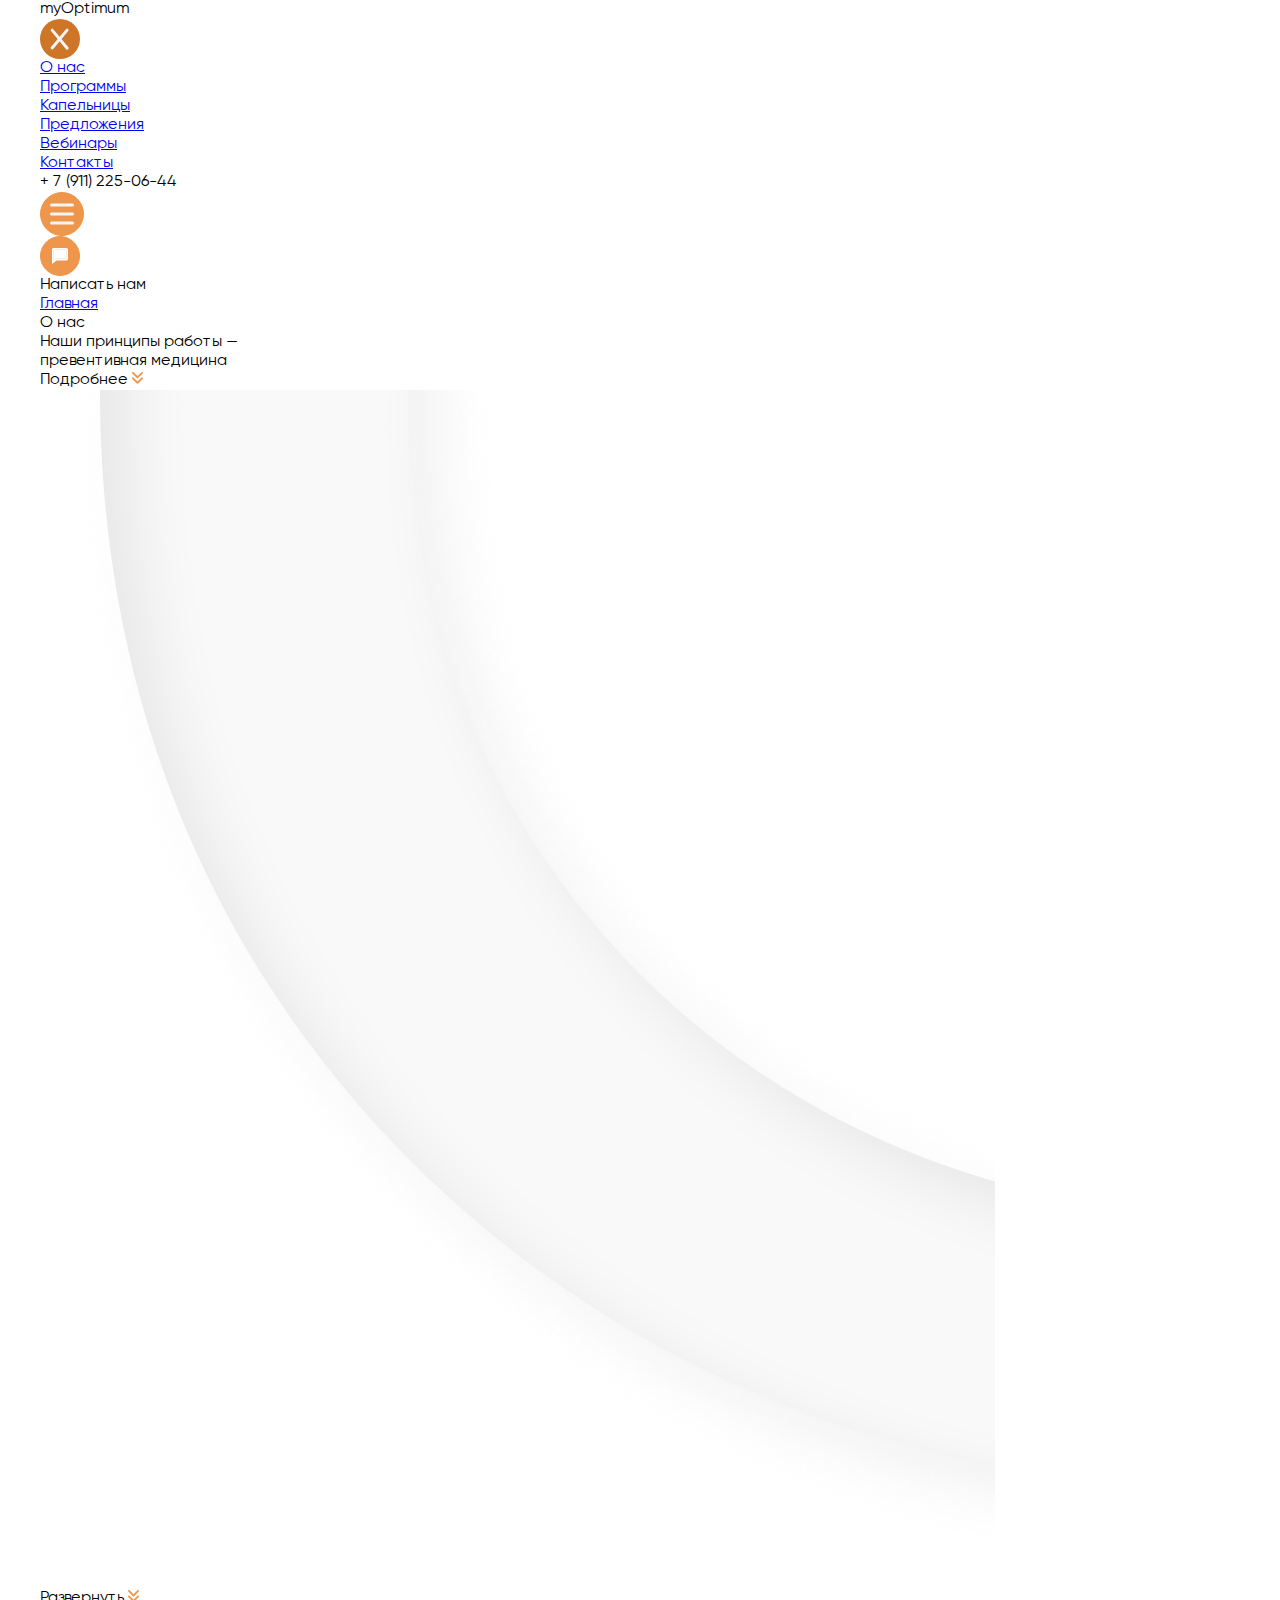
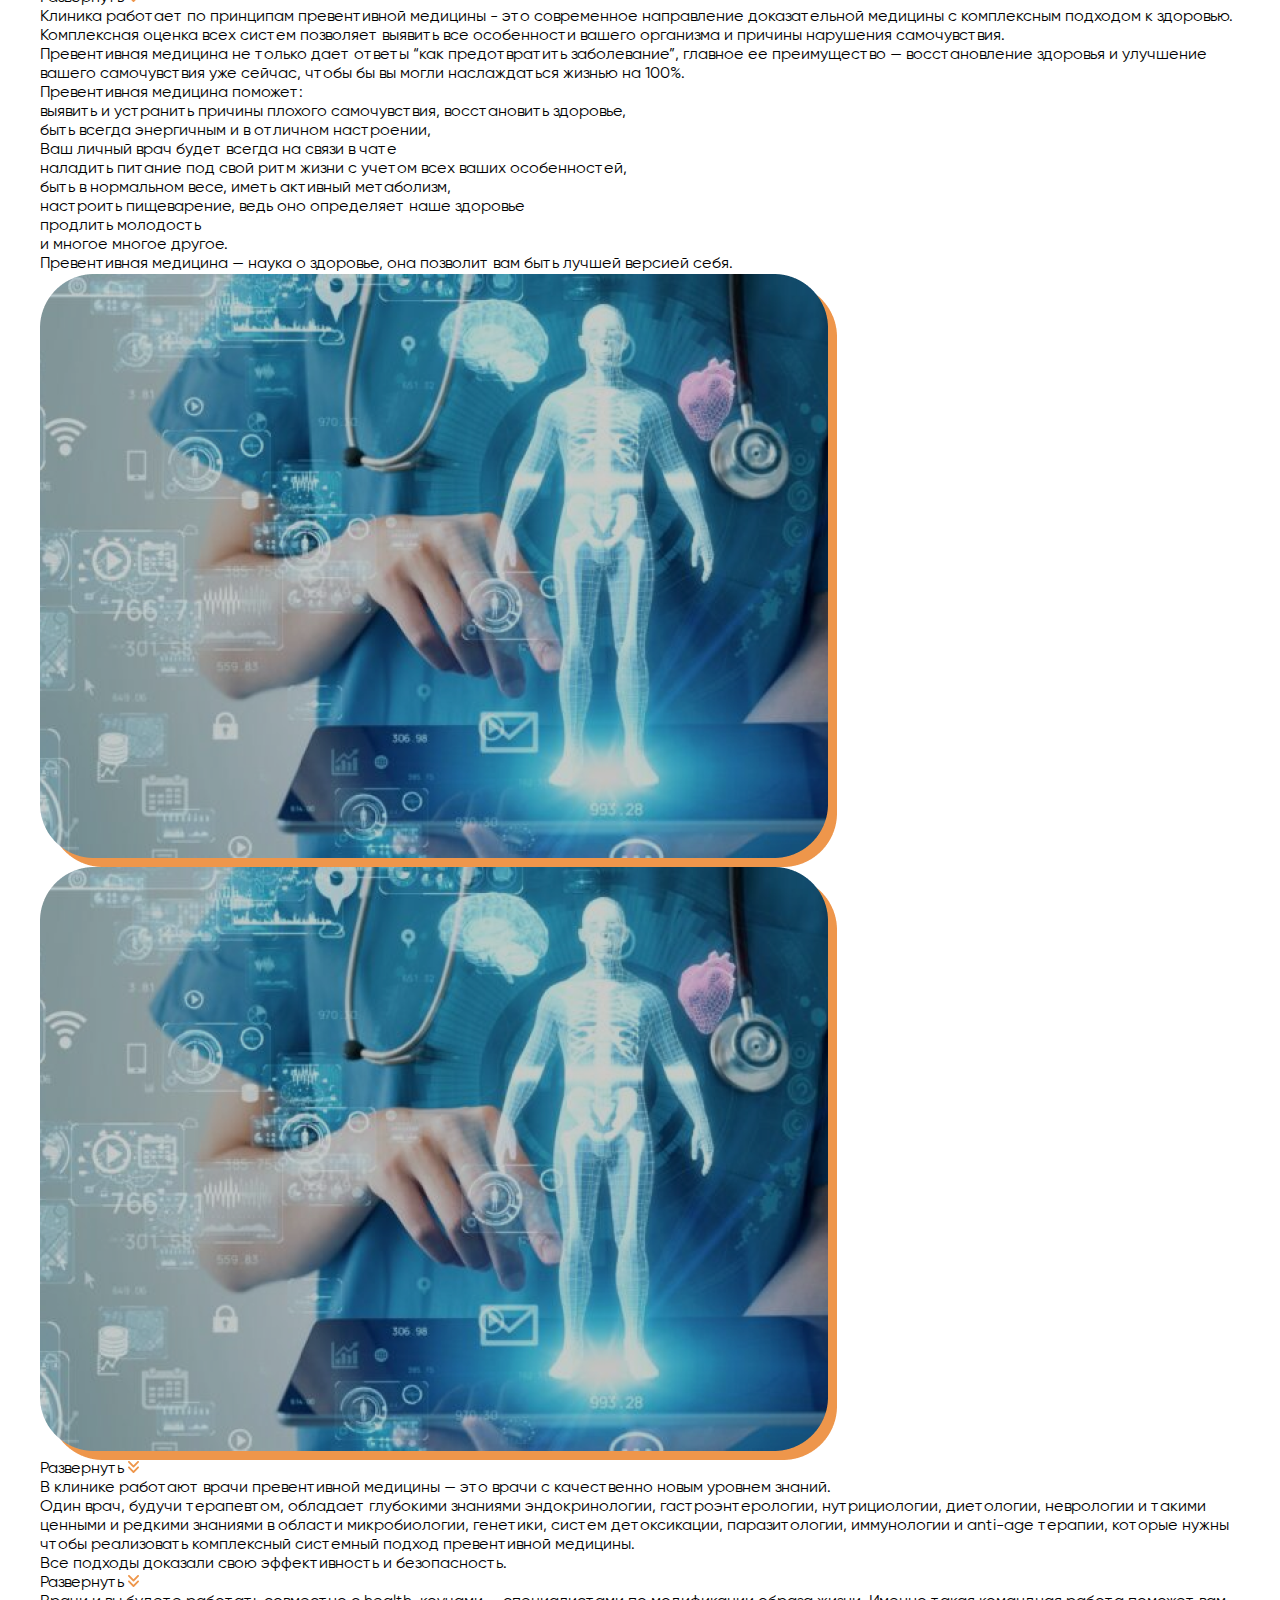
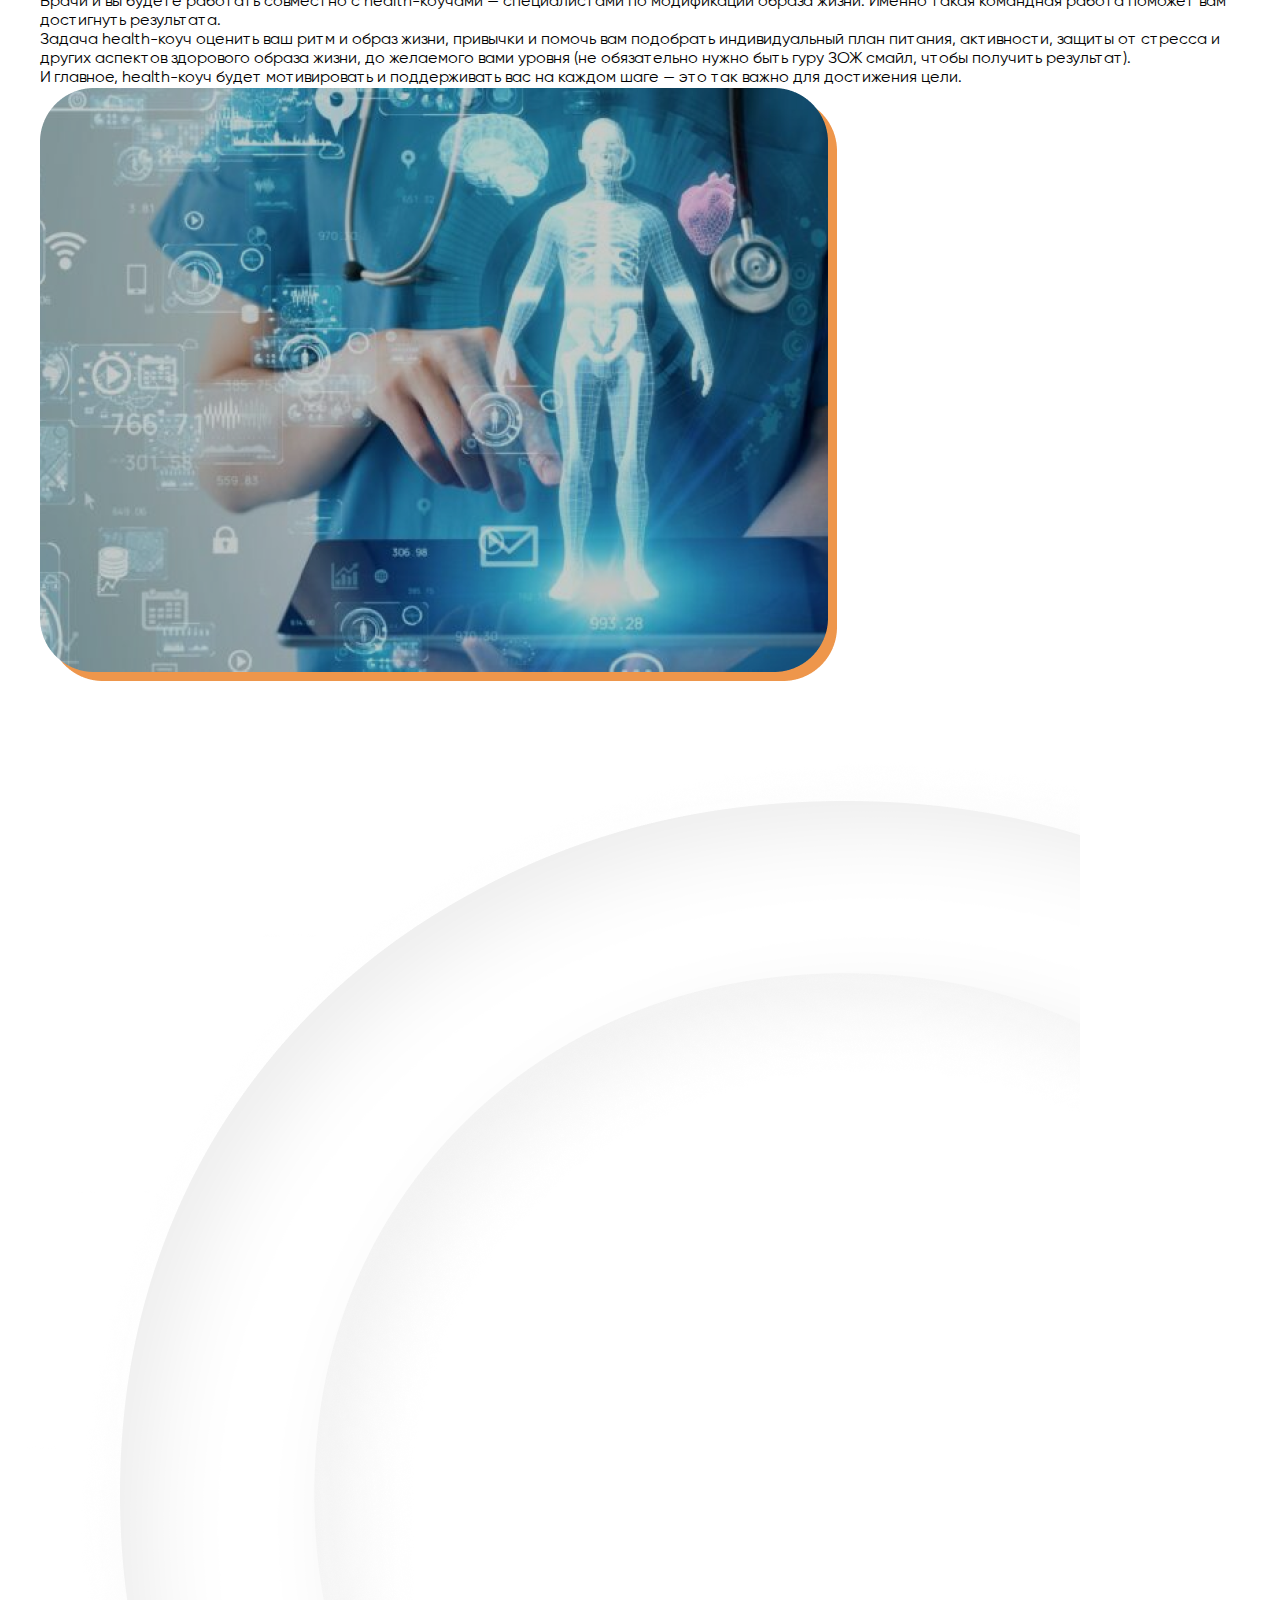
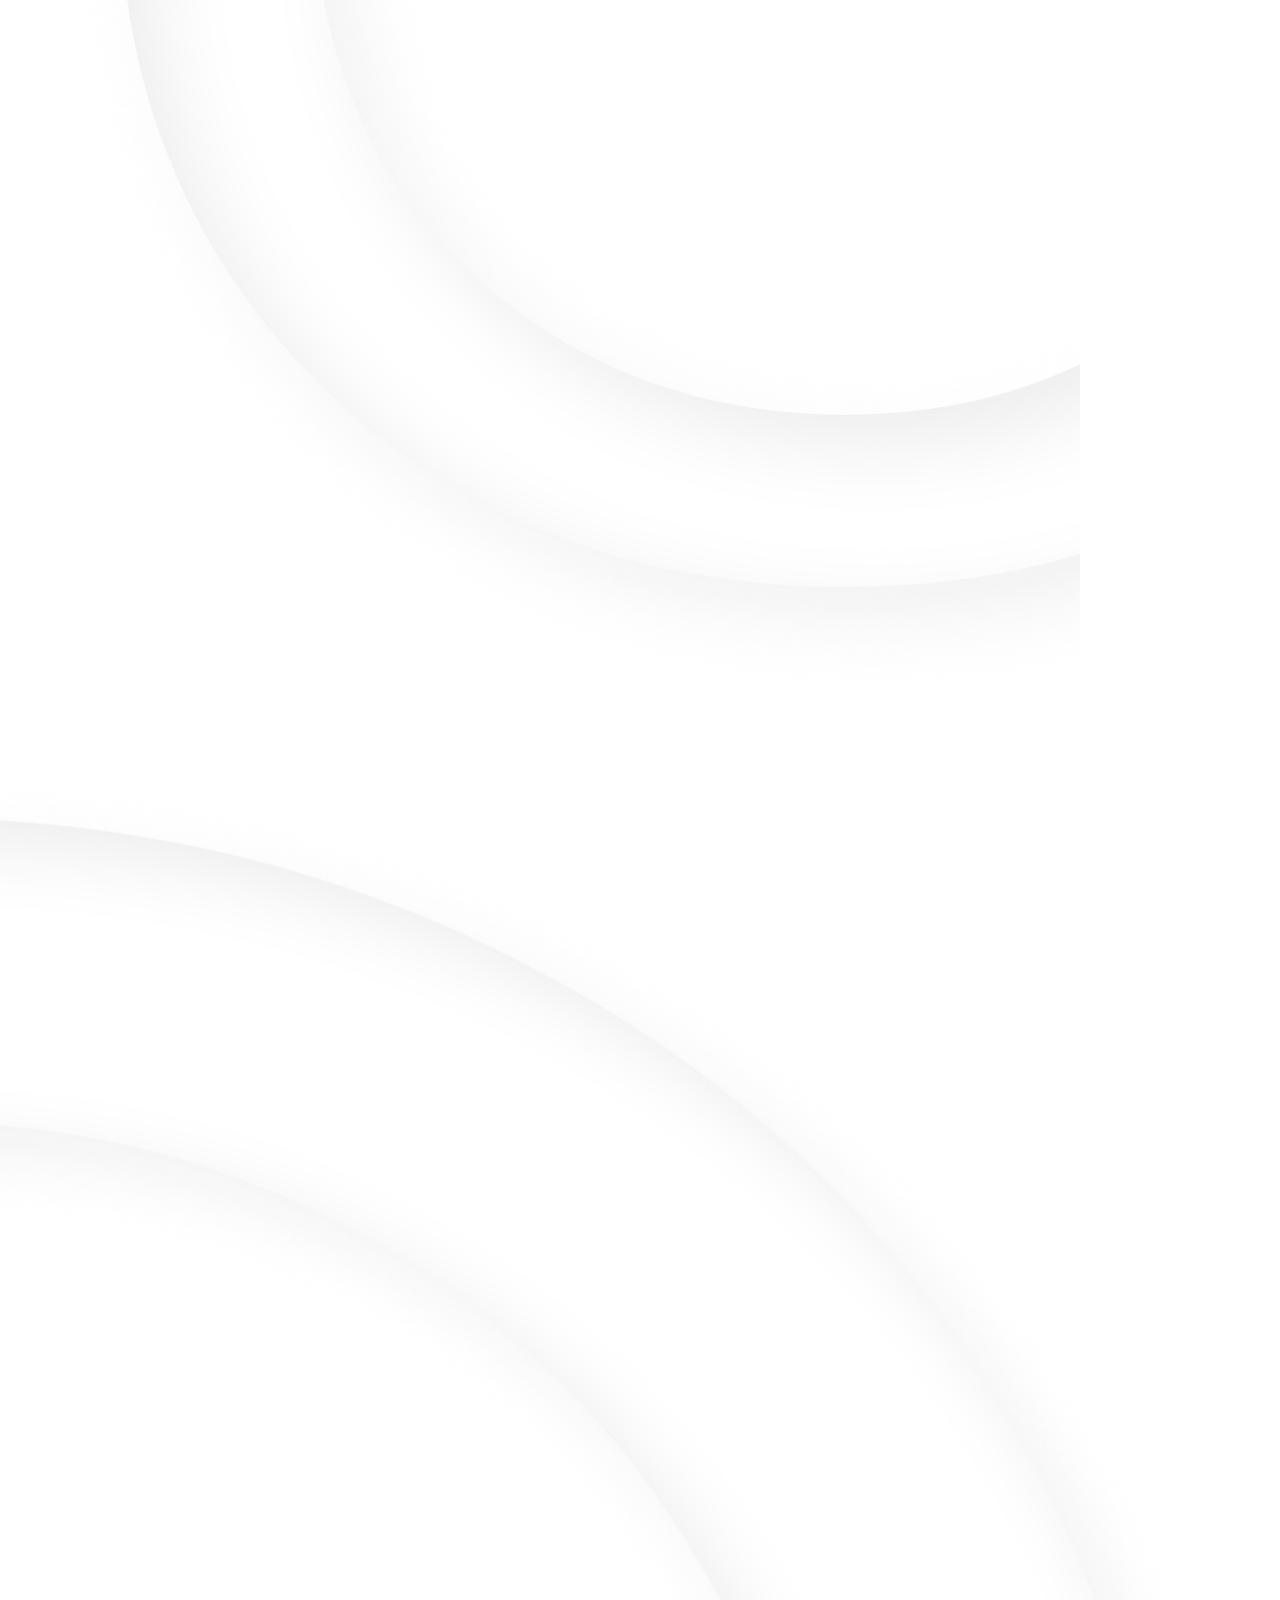
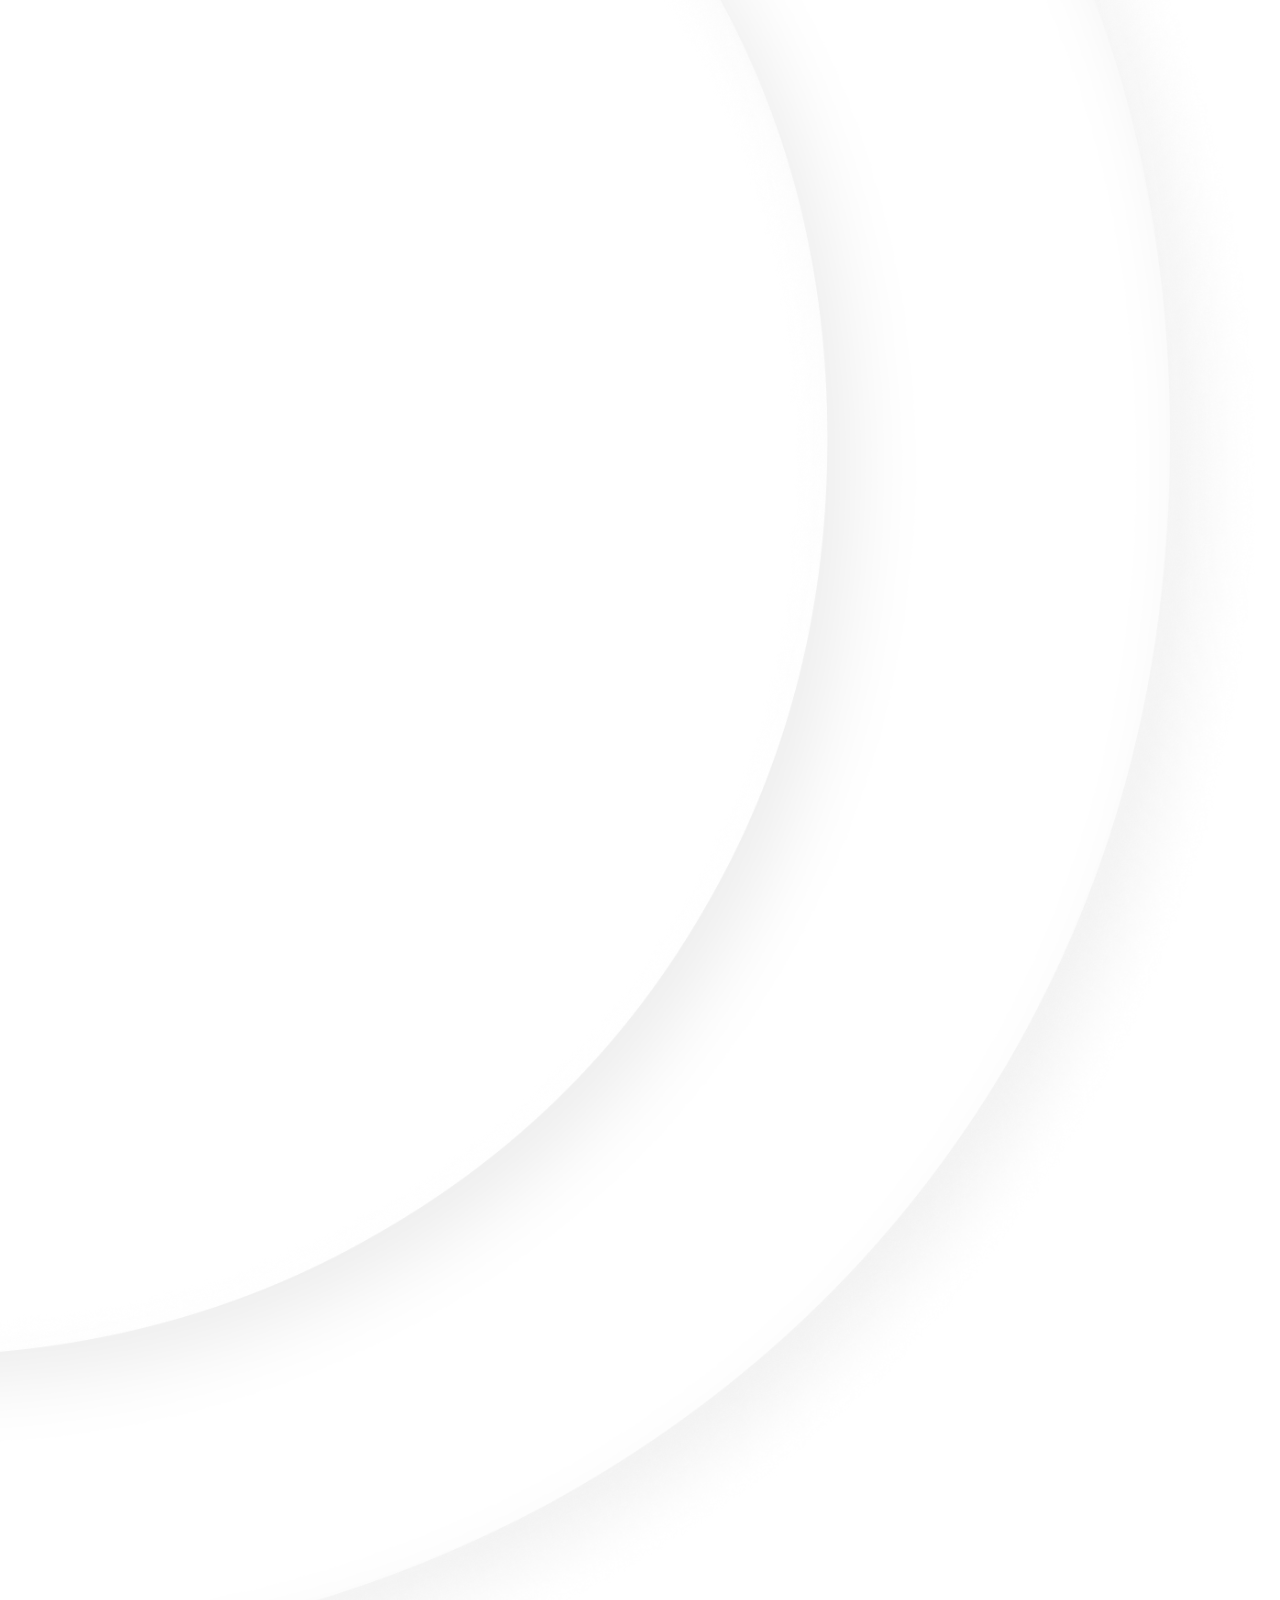
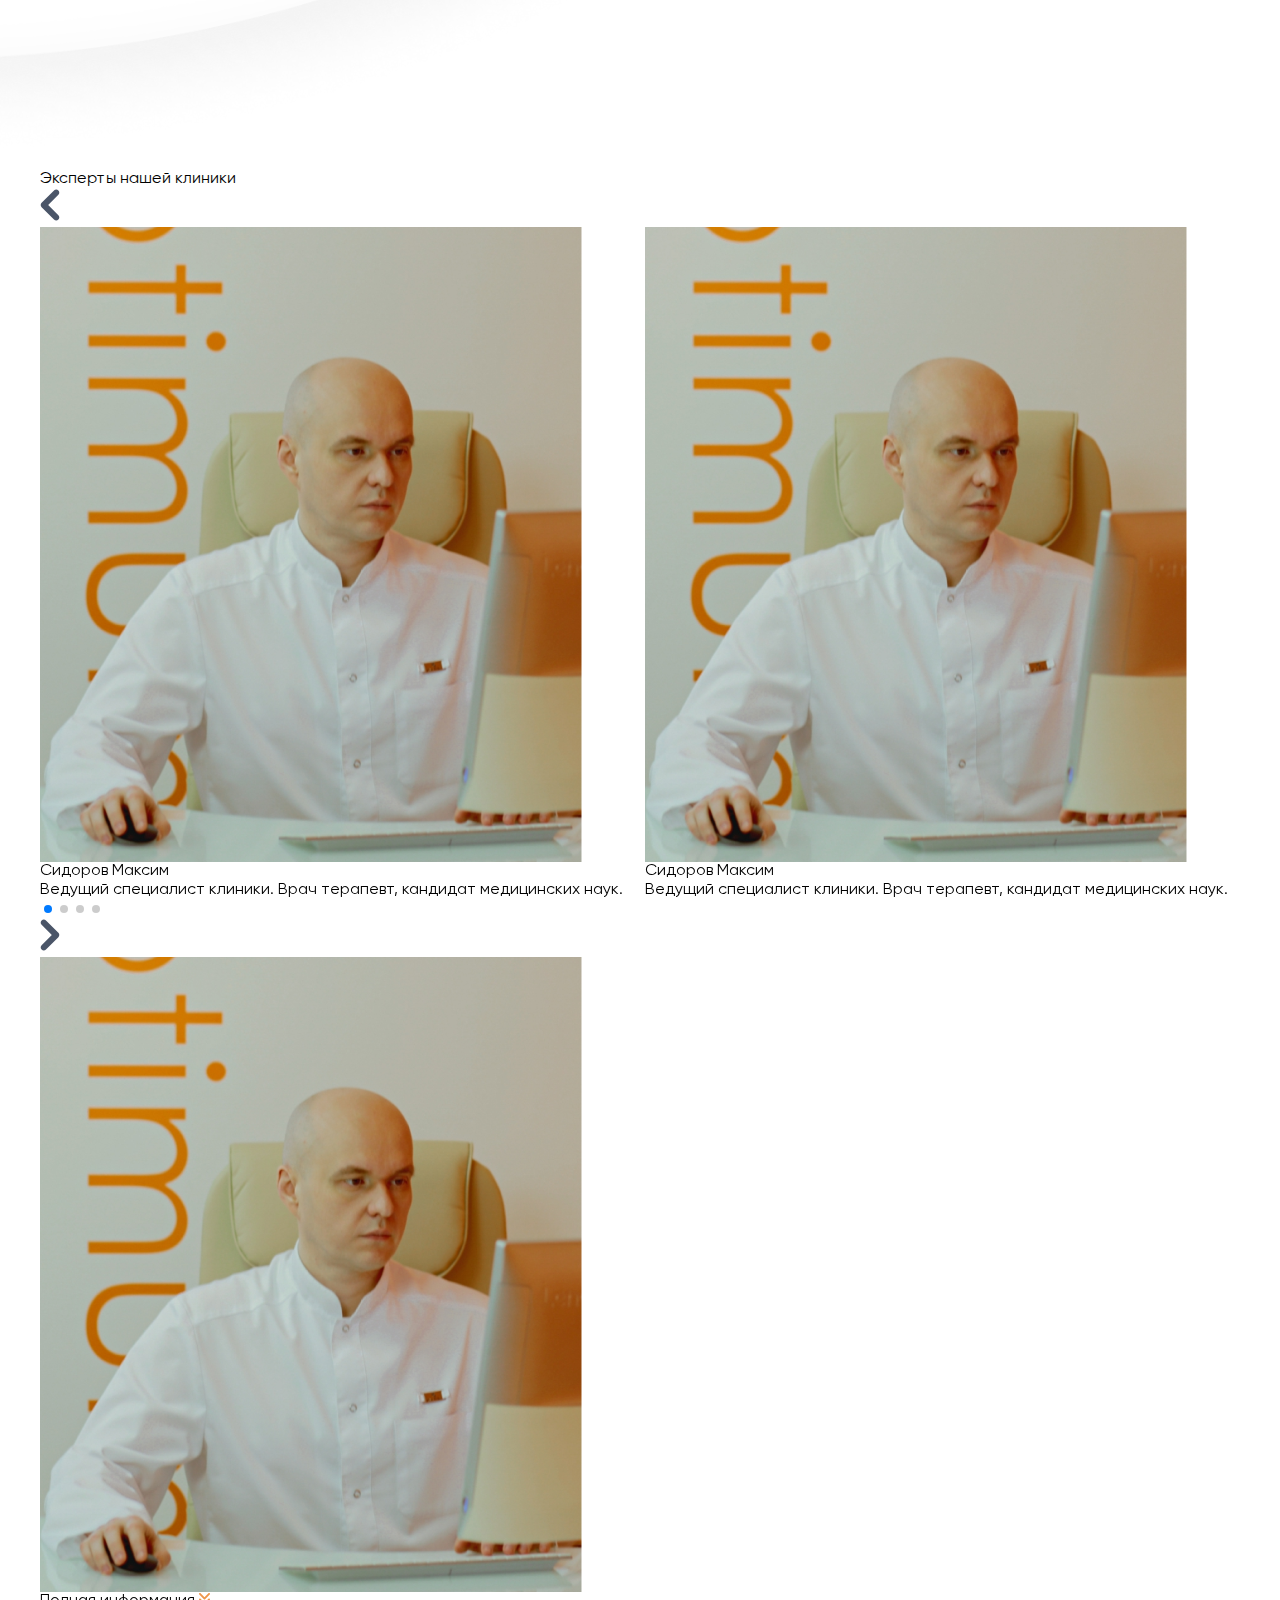
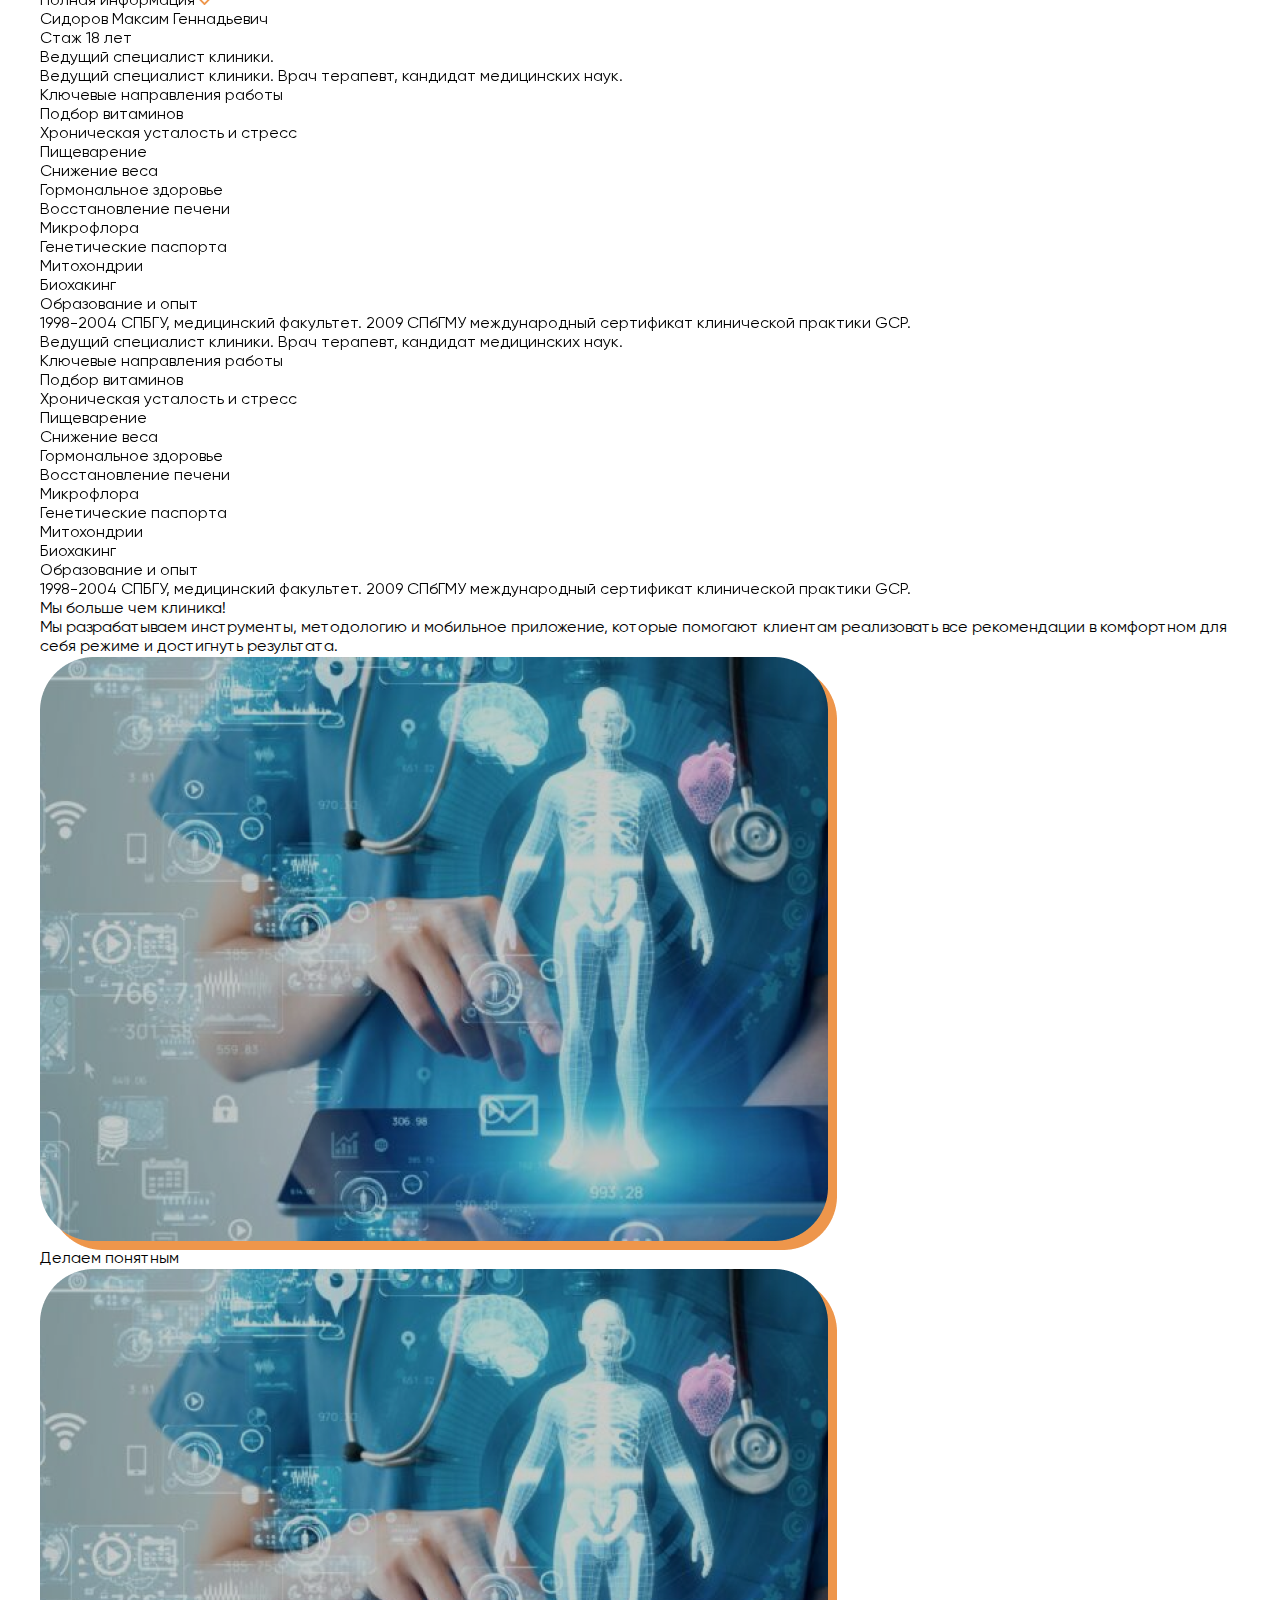
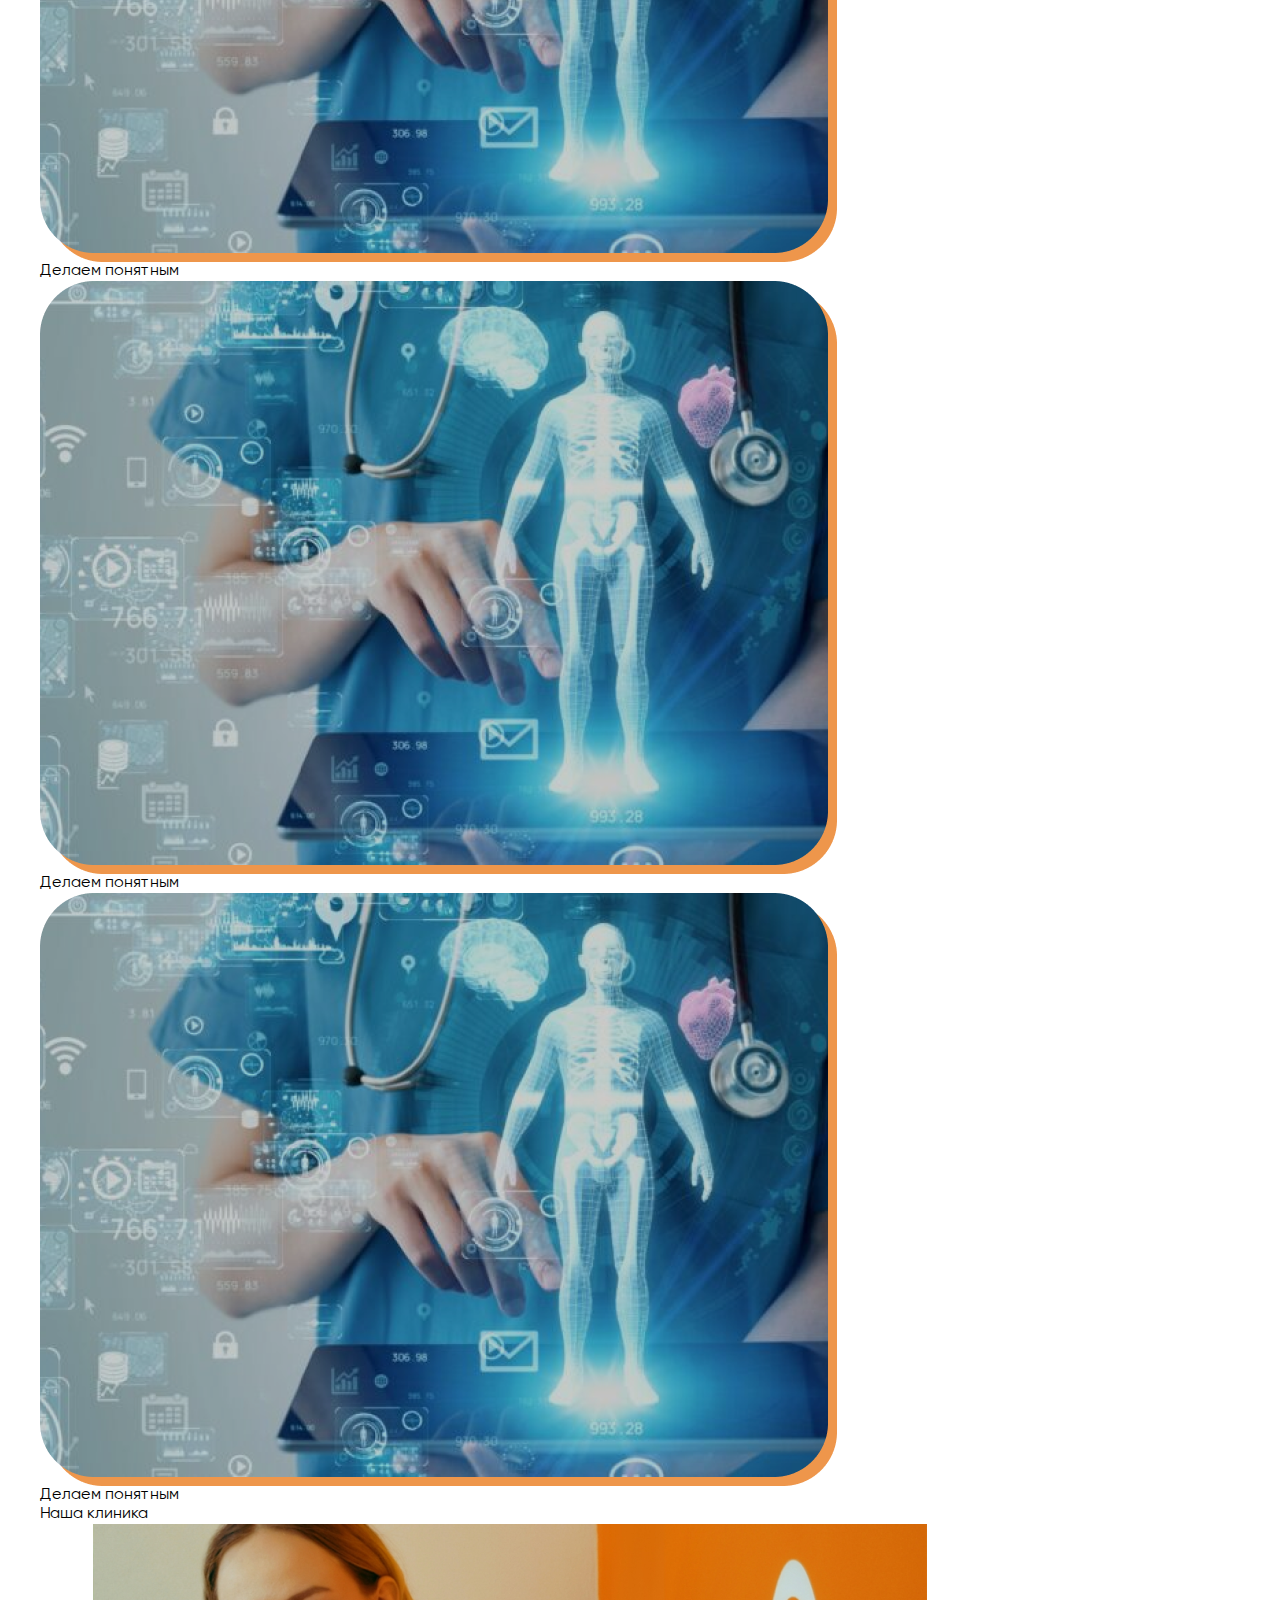
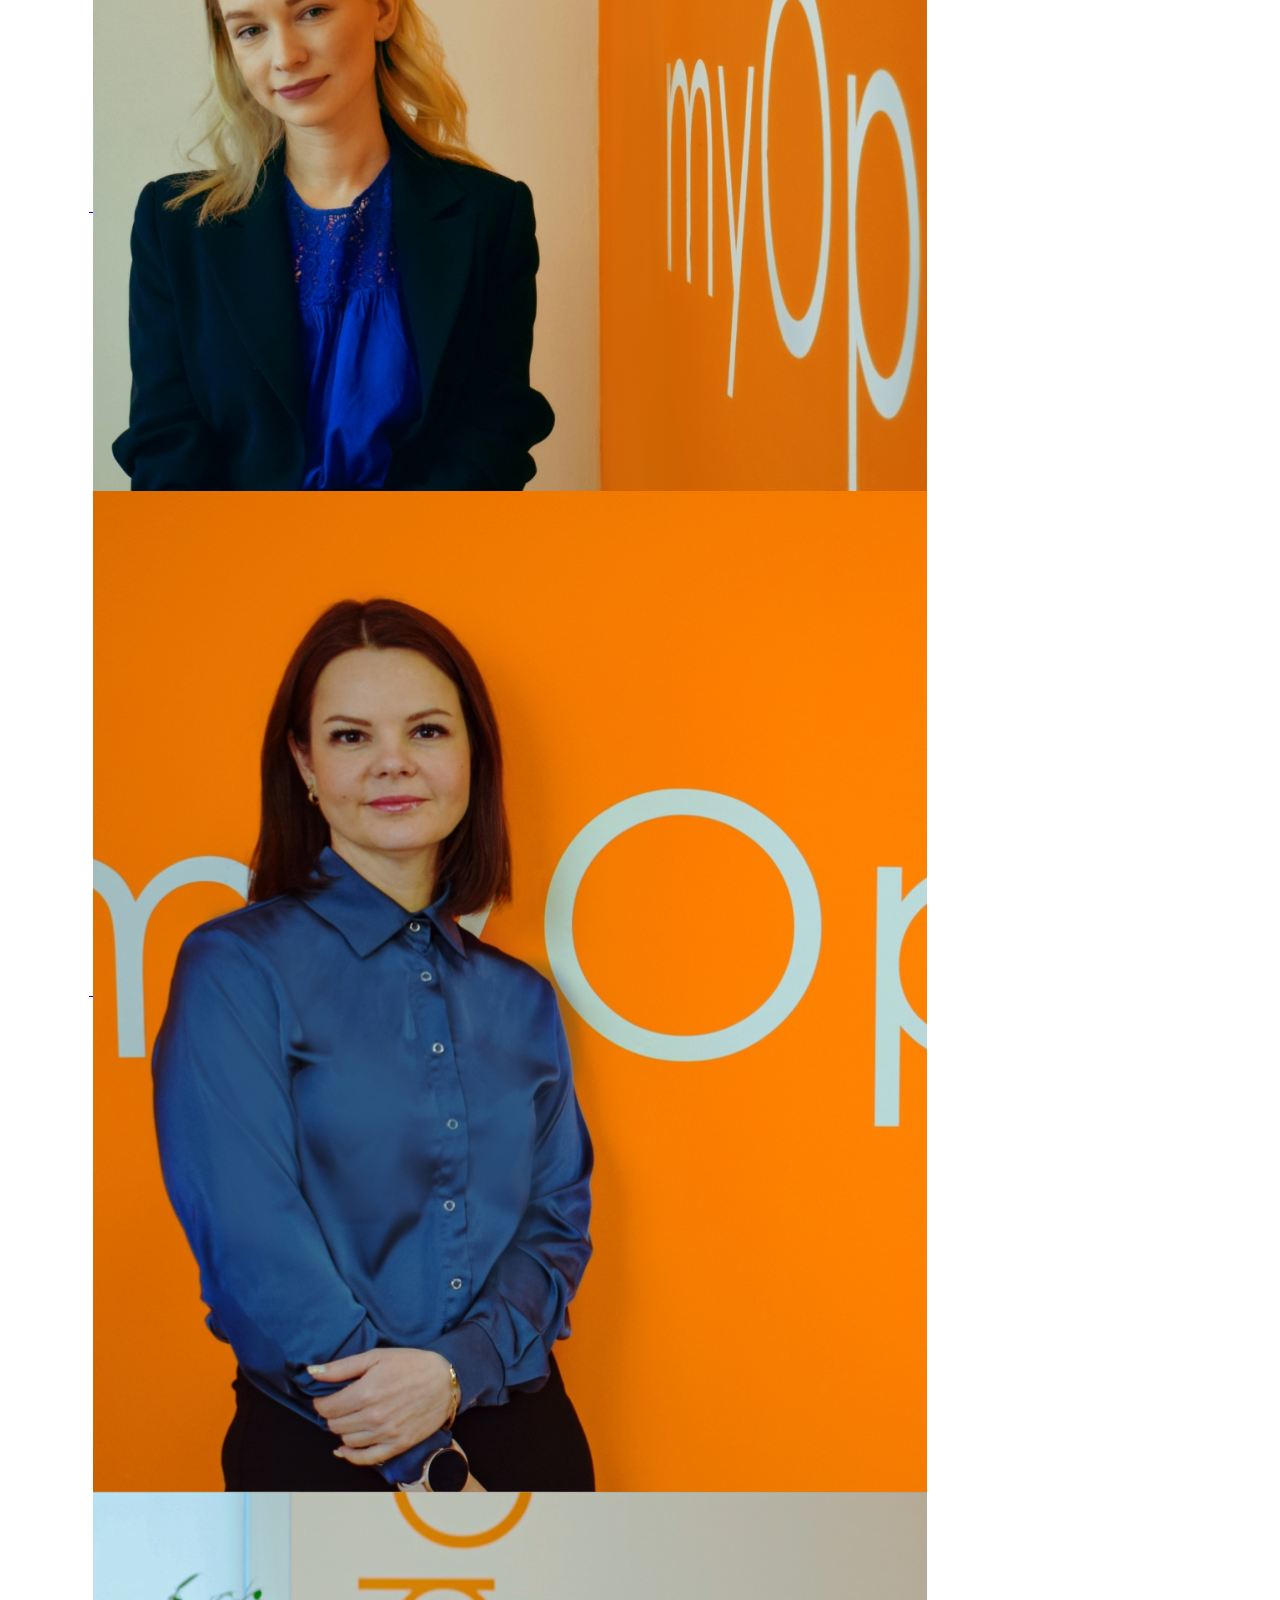
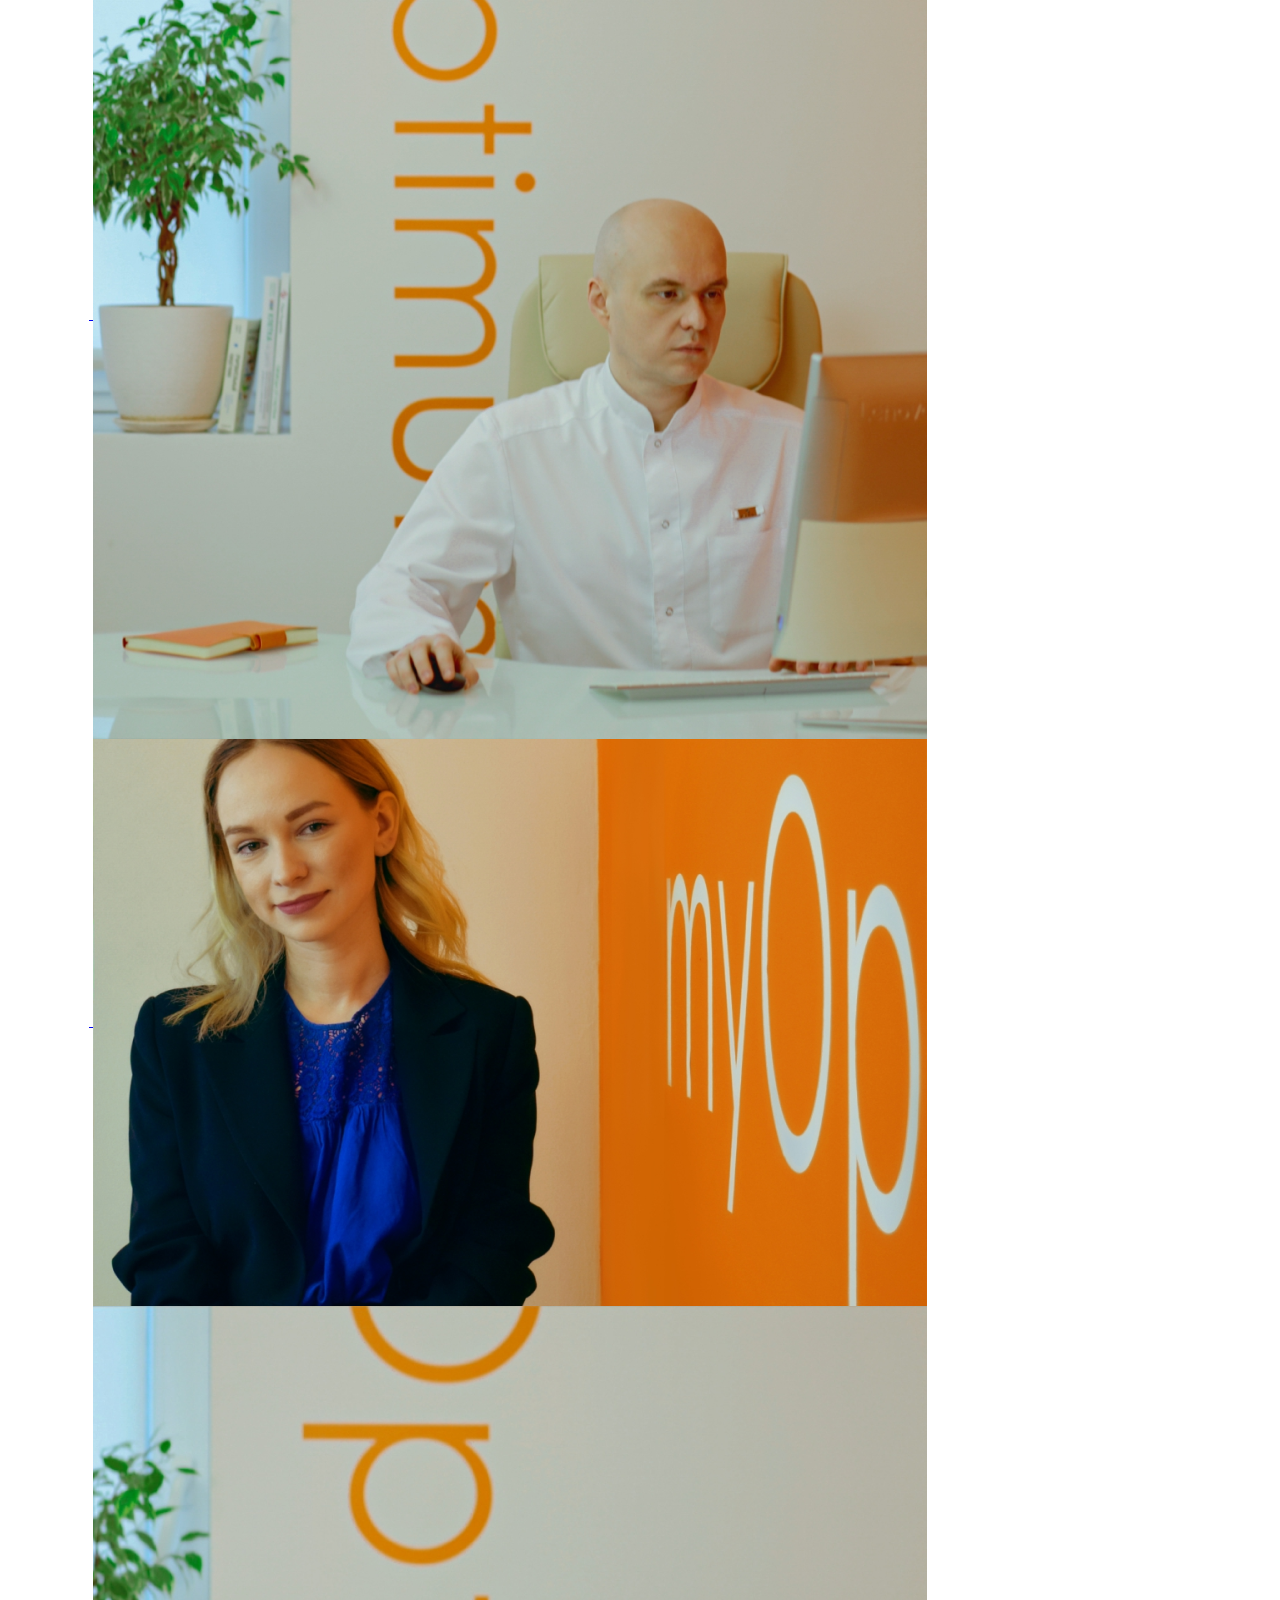
<file: about.html>
<!DOCTYPE html>
<html lang="ru">
<head>
    <meta charset="UTF-8">
    <meta http-equiv="X-UA-Compatible" content="IE=edge">
    <meta name="viewport" content="width=device-width, initial-scale=1.0">
    <link rel="stylesheet" href="success/style/style.min.css">
    <link rel="stylesheet" href="/success/style/jquery.fancybox.css">
    <script src="success/js/lib/jquery.min.js"></script>
    <script src="success/js/lib/slick.min.js"></script>
    <script src="success/js/lib/mask.js"></script>
    
    <link rel="stylesheet" href="https://cdn.jsdelivr.net/npm/swiper@8/swiper-bundle.min.css"/>
    <script src="https://cdn.jsdelivr.net/npm/swiper@8/swiper-bundle.min.js"></script>
    <script src="/success/js/lib/jquery.fancybox.js"></script>
    <script src="/success/js/lib/masonry.pkgd.min.js"></script>

    <title>myOptimum</title>
</head>
<body class="about__page">
    <header>
        <div class="container">
            <div class="logo">
                <h1>myOptimum</h1>
            </div>
            <nav>
                <div class="close" id="close_burger_menu"> <img src="/success/img/icons/burger_close_menu.svg" alt="close"/> </div>
                <ul class="list">
                    <li><a href="#" class="current">О нас</a></li>
                    <li><a href="#">Программы</a></li>
                    <li><a href="#">Капельницы</a></li>
                    <li><a href="#">Предложения</a></li>
                    <li><a href="#">Вебинары</a></li>
                    <li><a href="#">Контакты</a></li>
                </ul>
            </nav>
            <div class="info">
                <span class="title">+ 7 (911) 225-06-44</span>
                <div class="burger" id="open_burger_menu">
                    <img src="/success/img/icons/burger_menu_icon.svg" alt="burger"/>
                </div>
                <img src="/success/img/icons/feedback.svg" alt="feedback"/>
                <div class="button__wrapper">
                    <a href="#d4"><button class="button-ui-1">Написать нам</button></a>
                </div>
            </div>
        </div>
    </header>
    <main>
        <section class="section__main">
            <div class="container">
                <div class="crumbs">
                    <a href="#">Главная</a>
                </div>
                <h1><span>О</span> нас</h1>
                <p>Наши принципы работы — <br> <span>превентивная медицина</span></p>
                <div class="wrapper">
                    <div>
                        <span>Подробнее</span>
                        <svg width="11" height="13" viewBox="0 0 11 13" fill="none" xmlns="http://www.w3.org/2000/svg">
                            <path fill-rule="evenodd" clip-rule="evenodd" d="M10.7315 1.21322C11.0895 1.56589 11.0895 2.13766 10.7315 2.49033L6.14819 7.00555C5.79023 7.35819 5.20981 7.35819 4.85183 7.00555L0.268483 2.49033C-0.0894943 2.13766 -0.0894943 1.56589 0.268483 1.21322C0.62647 0.860566 1.20687 0.860566 1.56485 1.21322L5.50001 5.08991L9.43518 1.21322C9.79314 0.860566 10.3736 0.860566 10.7315 1.21322ZM10.7315 6.63151C11.0895 6.98415 11.0895 7.55596 10.7315 7.9086L6.14819 12.4238C5.79023 12.7765 5.20981 12.7765 4.85183 12.4238L0.268483 7.9086C-0.0894943 7.55596 -0.0894943 6.98415 0.268483 6.63151C0.62647 6.27884 1.20687 6.27884 1.56485 6.63151L5.50001 10.5082L9.43518 6.63151C9.79314 6.27884 10.3736 6.27884 10.7315 6.63151Z" fill="#EE964B"/>
                            </svg>                            
                    </div>
                </div>
            </div>
            <div class="background__images">
                <img class="bg_2_1" src="/success/img/background/dec/bg_display_1.1.png" alt="img"/>
            </div>
        </section>
        <section class="section__left_gg">
            <div class="container">
                <div class="left">
                    <div class="mobile__container">
                        <div class="wrapper open__more">
                            <span class="title">Развернуть</span>
                            <svg width="11" height="12" viewBox="0 0 11 12" fill="none" xmlns="http://www.w3.org/2000/svg">
                                <path fill-rule="evenodd" clip-rule="evenodd" d="M10.7315 0.27036C11.0895 0.63085 11.0895 1.21531 10.7315 1.5758L6.14819 6.19118C5.79023 6.55164 5.20981 6.55164 4.85183 6.19118L0.268483 1.5758C-0.0894943 1.21531 -0.0894943 0.63085 0.268483 0.27036C0.62647 -0.0901202 1.20687 -0.0901202 1.56485 0.27036L5.50001 4.23304L9.43518 0.27036C9.79314 -0.0901202 10.3736 -0.0901202 10.7315 0.27036ZM10.7315 5.80884C11.0895 6.1693 11.0895 6.7538 10.7315 7.11426L6.14819 11.7297C5.79023 12.0901 5.20981 12.0901 4.85183 11.7297L0.268483 7.11426C-0.0894943 6.7538 -0.0894943 6.1693 0.268483 5.80884C0.62647 5.44835 1.20687 5.44835 1.56485 5.80884L5.50001 9.77153L9.43518 5.80884C9.79314 5.44835 10.3736 5.44835 10.7315 5.80884Z" fill="#EE964B"/>
                                </svg>                            
                        </div>
                    </div>
                    <p>Клиника работает по принципам превентивной медицины - это <span>современное направление доказательной медицины</span> с комплексным подходом к здоровью. Комплексная оценка всех систем позволяет выявить все особенности вашего организма и причины нарушения самочувствия.</p>
                    <p><b class="wei">Превентивная медицина</b> не только дает ответы “как предотвратить заболевание”, главное ее преимущество — восстановление здоровья и улучшение вашего самочувствия уже сейчас, чтобы бы вы могли наслаждаться жизнью на 100%.</p>       
                    <b>Превентивная медицина поможет:</b>
                    <ul class="list">
                        <li data-title="В check-up оценивается 33 системы по 152 показателям: витамины, гормоны, пищеварение, энергия, мозг, метаболизм и многое другое.">выявить и устранить причины плохого самочувствия, восстановить здоровье,</li>
                        <li>быть всегда энергичным и в отличном настроении,</li>
                        <li>Ваш личный врач будет всегда на связи в чате</li>
                        <li>наладить питание под свой ритм жизни с учетом всех ваших особенностей,</li>
                        <li>быть в нормальном весе, иметь активный метаболизм,</li>
                        <li>настроить пищеварение, ведь оно определяет наше здоровье</li>
                        <li>продлить молодость</li>
                    </ul>
                    <b class="margin">и многое многое другое.</b>
                    <p><span>Превентивная медицина — наука о здоровье, она позволит вам быть лучшей версией себя</span>.</p>
                </div>
                <div class="right">
                    <img src="/success/img/resourse/1.png" alt="img"/>
                </div>
            </div>
        </section>

        <section class="section__right_gg">
            <div class="container">
                <div class="right">
                    <img src="/success/img/resourse/1.png" alt="img"/>
                </div>
                <div class="left">
                    <div class="mobile__container">
                        <div class="wrapper open__more">
                            <span class="title">Развернуть</span>
                            <svg width="11" height="12" viewBox="0 0 11 12" fill="none" xmlns="http://www.w3.org/2000/svg">
                                <path fill-rule="evenodd" clip-rule="evenodd" d="M10.7315 0.27036C11.0895 0.63085 11.0895 1.21531 10.7315 1.5758L6.14819 6.19118C5.79023 6.55164 5.20981 6.55164 4.85183 6.19118L0.268483 1.5758C-0.0894943 1.21531 -0.0894943 0.63085 0.268483 0.27036C0.62647 -0.0901202 1.20687 -0.0901202 1.56485 0.27036L5.50001 4.23304L9.43518 0.27036C9.79314 -0.0901202 10.3736 -0.0901202 10.7315 0.27036ZM10.7315 5.80884C11.0895 6.1693 11.0895 6.7538 10.7315 7.11426L6.14819 11.7297C5.79023 12.0901 5.20981 12.0901 4.85183 11.7297L0.268483 7.11426C-0.0894943 6.7538 -0.0894943 6.1693 0.268483 5.80884C0.62647 5.44835 1.20687 5.44835 1.56485 5.80884L5.50001 9.77153L9.43518 5.80884C9.79314 5.44835 10.3736 5.44835 10.7315 5.80884Z" fill="#EE964B"/>
                                </svg>                            
                        </div>
                    </div>
                    <p>В клинике работают <span>врачи превентивной медицины</span> — это врачи с качественно новым уровнем знаний.</p>
                    <p>Один врач, будучи терапевтом, обладает глубокими знаниями эндокринологии, гастроэнтерологии, нутрициологии, диетологии, неврологии и такими ценными и редкими знаниями в области микробиологии, генетики, систем детоксикации, паразитологии, иммунологии и anti-age терапии, которые нужны чтобы реализовать комплексный системный подход превентивной медицины.</p>       
                    <p><span>Все подходы доказали свою эффективность и безопасность.</span></p>
                </div>
            </div>
        </section>

        <section class="section__left_gg">
            <div class="container">
                <div class="left">
                    <div class="mobile__container">
                        <div class="wrapper open__more">
                            <span class="title">Развернуть</span>
                            <svg width="11" height="12" viewBox="0 0 11 12" fill="none" xmlns="http://www.w3.org/2000/svg">
                                <path fill-rule="evenodd" clip-rule="evenodd" d="M10.7315 0.27036C11.0895 0.63085 11.0895 1.21531 10.7315 1.5758L6.14819 6.19118C5.79023 6.55164 5.20981 6.55164 4.85183 6.19118L0.268483 1.5758C-0.0894943 1.21531 -0.0894943 0.63085 0.268483 0.27036C0.62647 -0.0901202 1.20687 -0.0901202 1.56485 0.27036L5.50001 4.23304L9.43518 0.27036C9.79314 -0.0901202 10.3736 -0.0901202 10.7315 0.27036ZM10.7315 5.80884C11.0895 6.1693 11.0895 6.7538 10.7315 7.11426L6.14819 11.7297C5.79023 12.0901 5.20981 12.0901 4.85183 11.7297L0.268483 7.11426C-0.0894943 6.7538 -0.0894943 6.1693 0.268483 5.80884C0.62647 5.44835 1.20687 5.44835 1.56485 5.80884L5.50001 9.77153L9.43518 5.80884C9.79314 5.44835 10.3736 5.44835 10.7315 5.80884Z" fill="#EE964B"/>
                                </svg>                            
                        </div>
                    </div>
                    <p>Врачи и вы будете работать совместно с health-коучами — специалистами по модификации образа жизни. Именно такая командная работа поможет вам <span>достигнуть результата</span>.</p>
                    <p>Задача health-коуч оценить ваш ритм и образ жизни, привычки и помочь вам подобрать индивидуальный план питания, активности, защиты от стресса и других аспектов здорового образа жизни, до желаемого вами уровня (не обязательно нужно быть гуру ЗОЖ смайл, чтобы получить результат).</p>       
                    <p>И главное, health-коуч будет мотивировать и поддерживать вас на каждом шаге — <span>это так важно для достижения цели</span>.</p>
                </div>
                <div class="right">
                    <img src="/success/img/resourse/1.png" alt="img"/>
                </div>
            </div>
            <div class="background__images">
                <img src="/success/img/background/dec/bg_display_2.2_top.png" class="bg_2_2" alt="image">
            </div>
        </section>
        
        <section class="section__experts">
            <div class="background__images">
                <img class="bg_2_3" src="/success/img/background/dec/bg2.3.png" alt="bg"/>
            </div>
            <div class="container">
                <h2><span>Эксперты</span> нашей клиники</h2>
                <div class="container__swiper slid">
                    <button class="left__button_siper_express">
                        <svg width="20" height="32" viewBox="0 0 20 32" fill="none" xmlns="http://www.w3.org/2000/svg">
                            <path fill-rule="evenodd" clip-rule="evenodd" d="M18.3922 1.40796C19.6028 2.6186 19.6028 4.5814 18.3922 5.79204L8.18425 16L18.3922 26.208C19.6028 27.4185 19.6028 29.3815 18.3922 30.592C17.1817 31.8026 15.2187 31.8026 14.0082 30.592L1.60815 18.192C0.397542 16.9815 0.397542 15.0186 1.60815 13.808L14.0082 1.40796C15.2187 0.197347 17.1817 0.197347 18.3922 1.40796Z" fill="#4A5568"/>
                            </svg>                            
                    </button>
                    <div class="swiper" id="swiper__express_thrumb">
                        <div class="swiper-wrapper">
                            <div class="swiper-slide">
                                <div class="wrapper">
                                    <div class="left">
                                        <img src="/success/img/slider-exprtss/1.png" alt="alt"/>
                                    </div>
                                    <div class="right">
                                        <h3>Сидоров Максим</h3>
                                        <p>Ведущий специалист клиники. Врач терапевт, кандидат медицинских наук.</p>
                                    </div>
                                </div>
                            </div>
                            <div class="swiper-slide">
                                <div class="wrapper">
                                    <div class="left">
                                        <img src="/success/img/slider-exprtss/1.png" alt="alt"/>
                                    </div>
                                    <div class="right">
                                        <h3>Сидоров Максим</h3>
                                        <p>Ведущий специалист клиники. Врач терапевт, кандидат медицинских наук.</p>
                                    </div>
                                </div>
                            </div>
                            <div class="swiper-slide">
                                <div class="wrapper">
                                    <div class="left">
                                        <img src="/success/img/slider-exprtss/1.png" alt="alt"/>
                                    </div>
                                    <div class="right">
                                        <h3>Сидоров Максим</h3>
                                        <p>Ведущий специалист клиники. Врач терапевт, кандидат медицинских наук.</p>
                                    </div>
                                </div>
                            </div>
                            <div class="swiper-slide">
                                <div class="wrapper">
                                    <div class="left">
                                        <img src="/success/img/slider-exprtss/1.png" alt="alt"/>
                                    </div>
                                    <div class="right">
                                        <h3>Сидоров Максим</h3>
                                        <p>Ведущий специалист клиники. Врач терапевт, кандидат медицинских наук.</p>
                                    </div>
                                </div>
                            </div>
                        </div>
                        <div class="express__pagination"></div>
                    </div>
                    <button class="right__button_siper_express">
                        <svg width="20" height="32" viewBox="0 0 20 32" fill="none" xmlns="http://www.w3.org/2000/svg">
                            <path fill-rule="evenodd" clip-rule="evenodd" d="M1.60779 30.592C0.397244 29.3814 0.397244 27.4186 1.60779 26.208L11.8158 16L1.6078 5.79201C0.397246 4.58146 0.397246 2.61854 1.6078 1.40799C2.81835 0.197438 4.78127 0.197438 5.99182 1.40799L18.3918 13.808C19.6025 15.0185 19.6025 16.9814 18.3918 18.192L5.99181 30.592C4.78126 31.8027 2.81834 31.8027 1.60779 30.592Z" fill="#4A5568"/>
                            </svg>
                                                       
                    </button>
                </div>


                <div class="container__swiper">
                    <div class="swiper main" id="swiper__express">
                        <div class="swiper-wrapper">
                            <div class="swiper-slide main">
                                <div class="wrapper">
                                    <div class="left">
                                        <img src="/success/img/slider-exprtss/1.png" alt="alt"/>
                                    </div>
                                    <div class="right">
                                        <div class="mobile__container open__more__2">
                                            <div class="wrapper">
                                                <span class="title">Полная информация</span>
                                                <svg width="11" height="12" viewBox="0 0 11 12" fill="none" xmlns="http://www.w3.org/2000/svg">
                                                    <path fill-rule="evenodd" clip-rule="evenodd" d="M10.7315 0.27036C11.0895 0.63085 11.0895 1.21531 10.7315 1.5758L6.14819 6.19118C5.79023 6.55164 5.20981 6.55164 4.85183 6.19118L0.268483 1.5758C-0.0894943 1.21531 -0.0894943 0.63085 0.268483 0.27036C0.62647 -0.0901202 1.20687 -0.0901202 1.56485 0.27036L5.50001 4.23304L9.43518 0.27036C9.79314 -0.0901202 10.3736 -0.0901202 10.7315 0.27036ZM10.7315 5.80884C11.0895 6.1693 11.0895 6.7538 10.7315 7.11426L6.14819 11.7297C5.79023 12.0901 5.20981 12.0901 4.85183 11.7297L0.268483 7.11426C-0.0894943 6.7538 -0.0894943 6.1693 0.268483 5.80884C0.62647 5.44835 1.20687 5.44835 1.56485 5.80884L5.50001 9.77153L9.43518 5.80884C9.79314 5.44835 10.3736 5.44835 10.7315 5.80884Z" fill="#EE964B"/>
                                                    </svg>
                                                    
                                            </div>
                                        </div>
                                        <div class="header">
                                            <h3>Сидоров Максим Геннадьевич</h3>
                                            <span class="title">Стаж 18 лет</span>
                                        </div>
                                        <b>Ведущий специалист клиники. </b>
                                        <div class="scroll_wrapper">
                                            <p>Ведущий специалист клиники. Врач терапевт, кандидат медицинских наук.</p>
                                            <b>Ключевые направления работы</b>
                                            <div class="grid">
                                                <ul class="list">
                                                    <li>Подбор витаминов</li>
                                                    <li>Хроническая усталость и стресс</li>
                                                    <li>Пищеварение</li>
                                                    <li>Снижение веса</li>
                                                    <li>Гормональное здоровье</li>
                                                </ul>

                                                <ul class="list">
                                                    <li>Восстановление печени</li>
                                                    <li>Микрофлора</li>
                                                    <li>Генетические паспорта</li>
                                                    <li>Митохондрии</li>
                                                    <li>Биохакинг</li>
                                                </ul>
                                            </div>
                                            <b>Образование и опыт</b>
                                            <p>1998-2004 СПБГУ, медицинский факультет.			
                                                2009 СПбГМУ международный сертификат клинической практики GCP.			
                                                </p>

                                                <p>Ведущий специалист клиники. Врач терапевт, кандидат медицинских наук.</p>
                                                <b>Ключевые направления работы</b>
                                                <div class="grid">
                                                    <ul class="list">
                                                        <li>Подбор витаминов</li>
                                                        <li>Хроническая усталость и стресс</li>
                                                        <li>Пищеварение</li>
                                                        <li>Снижение веса</li>
                                                        <li>Гормональное здоровье</li>
                                                    </ul>
    
                                                    <ul class="list">
                                                        <li>Восстановление печени</li>
                                                        <li>Микрофлора</li>
                                                        <li>Генетические паспорта</li>
                                                        <li>Митохондрии</li>
                                                        <li>Биохакинг</li>
                                                    </ul>
                                                </div>
                                                <b>Образование и опыт</b>
                                                <p>1998-2004 СПБГУ, медицинский факультет.			
                                                    2009 СПбГМУ международный сертификат клинической практики GCP.			
                                                    </p>
                                                
                                        </div>
                                    </div>
                                </div>
                            </div>
                            <div class="swiper-slide main">
                                <div class="wrapper">
                                    <div class="left">
                                        <img src="/success/img/slider-exprtss/1.png" alt="alt"/>
                                    </div>
                                    <div class="right">
                                        <div class="mobile__container open__more__2">
                                            <div class="wrapper">
                                                <span class="title">Полная информация</span>
                                                <svg width="11" height="12" viewBox="0 0 11 12" fill="none" xmlns="http://www.w3.org/2000/svg">
                                                    <path fill-rule="evenodd" clip-rule="evenodd" d="M10.7315 0.27036C11.0895 0.63085 11.0895 1.21531 10.7315 1.5758L6.14819 6.19118C5.79023 6.55164 5.20981 6.55164 4.85183 6.19118L0.268483 1.5758C-0.0894943 1.21531 -0.0894943 0.63085 0.268483 0.27036C0.62647 -0.0901202 1.20687 -0.0901202 1.56485 0.27036L5.50001 4.23304L9.43518 0.27036C9.79314 -0.0901202 10.3736 -0.0901202 10.7315 0.27036ZM10.7315 5.80884C11.0895 6.1693 11.0895 6.7538 10.7315 7.11426L6.14819 11.7297C5.79023 12.0901 5.20981 12.0901 4.85183 11.7297L0.268483 7.11426C-0.0894943 6.7538 -0.0894943 6.1693 0.268483 5.80884C0.62647 5.44835 1.20687 5.44835 1.56485 5.80884L5.50001 9.77153L9.43518 5.80884C9.79314 5.44835 10.3736 5.44835 10.7315 5.80884Z" fill="#EE964B"/>
                                                    </svg>
                                                    
                                            </div>
                                        </div>
                                        <div class="header">
                                            <h3>Сидоров Максим Геннадьевич</h3>
                                            <span class="title">Стаж 18 лет</span>
                                        </div>
                                        <b>Ведущий специалист клиники. </b>
                                        <div class="scroll_wrapper">
                                            <p>Ведущий специалист клиники. Врач терапевт, кандидат медицинских наук.</p>
                                            <b>Ключевые направления работы</b>
                                            <div class="grid">
                                                <ul class="list">
                                                    <li>Подбор витаминов</li>
                                                    <li>Хроническая усталость и стресс</li>
                                                    <li>Пищеварение</li>
                                                    <li>Снижение веса</li>
                                                    <li>Гормональное здоровье</li>
                                                </ul>

                                                <ul class="list">
                                                    <li>Восстановление печени</li>
                                                    <li>Микрофлора</li>
                                                    <li>Генетические паспорта</li>
                                                    <li>Митохондрии</li>
                                                    <li>Биохакинг</li>
                                                </ul>
                                            </div>
                                            <b>Образование и опыт</b>
                                            <p>1998-2004 СПБГУ, медицинский факультет.			
                                                2009 СПбГМУ международный сертификат клинической практики GCP.			
                                                </p>

                                                <p>Ведущий специалист клиники. Врач терапевт, кандидат медицинских наук.</p>
                                                <b>Ключевые направления работы</b>
                                                <div class="grid">
                                                    <ul class="list">
                                                        <li>Подбор витаминов</li>
                                                        <li>Хроническая усталость и стресс</li>
                                                        <li>Пищеварение</li>
                                                        <li>Снижение веса</li>
                                                        <li>Гормональное здоровье</li>
                                                    </ul>
    
                                                    <ul class="list">
                                                        <li>Восстановление печени</li>
                                                        <li>Микрофлора</li>
                                                        <li>Генетические паспорта</li>
                                                        <li>Митохондрии</li>
                                                        <li>Биохакинг</li>
                                                    </ul>
                                                </div>
                                                <b>Образование и опыт</b>
                                                <p>1998-2004 СПБГУ, медицинский факультет.			
                                                    2009 СПбГМУ международный сертификат клинической практики GCP.			
                                                    </p>
                                                
                                        </div>
                                    </div>
                                </div>
                            </div>
                            <div class="swiper-slide main">
                                <div class="wrapper">
                                    <div class="left">
                                        <img src="/success/img/slider-exprtss/1.png" alt="alt"/>
                                    </div>
                                    <div class="right">
                                        <div class="mobile__container open__more__2">
                                            <div class="wrapper">
                                                <span class="title">Полная информация</span>
                                                <svg width="11" height="12" viewBox="0 0 11 12" fill="none" xmlns="http://www.w3.org/2000/svg">
                                                    <path fill-rule="evenodd" clip-rule="evenodd" d="M10.7315 0.27036C11.0895 0.63085 11.0895 1.21531 10.7315 1.5758L6.14819 6.19118C5.79023 6.55164 5.20981 6.55164 4.85183 6.19118L0.268483 1.5758C-0.0894943 1.21531 -0.0894943 0.63085 0.268483 0.27036C0.62647 -0.0901202 1.20687 -0.0901202 1.56485 0.27036L5.50001 4.23304L9.43518 0.27036C9.79314 -0.0901202 10.3736 -0.0901202 10.7315 0.27036ZM10.7315 5.80884C11.0895 6.1693 11.0895 6.7538 10.7315 7.11426L6.14819 11.7297C5.79023 12.0901 5.20981 12.0901 4.85183 11.7297L0.268483 7.11426C-0.0894943 6.7538 -0.0894943 6.1693 0.268483 5.80884C0.62647 5.44835 1.20687 5.44835 1.56485 5.80884L5.50001 9.77153L9.43518 5.80884C9.79314 5.44835 10.3736 5.44835 10.7315 5.80884Z" fill="#EE964B"/>
                                                    </svg>
                                                    
                                            </div>
                                        </div>
                                        <div class="header">
                                            <h3>Сидоров Максим Геннадьевич</h3>
                                            <span class="title">Стаж 18 лет</span>
                                        </div>
                                        <b>Ведущий специалист клиники. </b>
                                        <div class="scroll_wrapper">
                                            <p>Ведущий специалист клиники. Врач терапевт, кандидат медицинских наук.</p>
                                            <b>Ключевые направления работы</b>
                                            <div class="grid">
                                                <ul class="list">
                                                    <li>Подбор витаминов</li>
                                                    <li>Хроническая усталость и стресс</li>
                                                    <li>Пищеварение</li>
                                                    <li>Снижение веса</li>
                                                    <li>Гормональное здоровье</li>
                                                </ul>

                                                <ul class="list">
                                                    <li>Восстановление печени</li>
                                                    <li>Микрофлора</li>
                                                    <li>Генетические паспорта</li>
                                                    <li>Митохондрии</li>
                                                    <li>Биохакинг</li>
                                                </ul>
                                            </div>
                                            <b>Образование и опыт</b>
                                            <p>1998-2004 СПБГУ, медицинский факультет.			
                                                2009 СПбГМУ международный сертификат клинической практики GCP.			
                                                </p>

                                                <p>Ведущий специалист клиники. Врач терапевт, кандидат медицинских наук.</p>
                                                <b>Ключевые направления работы</b>
                                                <div class="grid">
                                                    <ul class="list">
                                                        <li>Подбор витаминов</li>
                                                        <li>Хроническая усталость и стресс</li>
                                                        <li>Пищеварение</li>
                                                        <li>Снижение веса</li>
                                                        <li>Гормональное здоровье</li>
                                                    </ul>
    
                                                    <ul class="list">
                                                        <li>Восстановление печени</li>
                                                        <li>Микрофлора</li>
                                                        <li>Генетические паспорта</li>
                                                        <li>Митохондрии</li>
                                                        <li>Биохакинг</li>
                                                    </ul>
                                                </div>
                                                <b>Образование и опыт</b>
                                                <p>1998-2004 СПБГУ, медицинский факультет.			
                                                    2009 СПбГМУ международный сертификат клинической практики GCP.			
                                                    </p>
                                                
                                        </div>
                                    </div>
                                </div>
                            </div>
                            <div class="swiper-slide main">
                                <div class="wrapper">
                                    <div class="left">
                                        <img src="/success/img/slider-exprtss/1.png" alt="alt"/>
                                    </div>
                                    <div class="right">
                                        <div class="mobile__container open__more__2">
                                            <div class="wrapper">
                                                <span class="title">Полная информация</span>
                                                <svg width="11" height="12" viewBox="0 0 11 12" fill="none" xmlns="http://www.w3.org/2000/svg">
                                                    <path fill-rule="evenodd" clip-rule="evenodd" d="M10.7315 0.27036C11.0895 0.63085 11.0895 1.21531 10.7315 1.5758L6.14819 6.19118C5.79023 6.55164 5.20981 6.55164 4.85183 6.19118L0.268483 1.5758C-0.0894943 1.21531 -0.0894943 0.63085 0.268483 0.27036C0.62647 -0.0901202 1.20687 -0.0901202 1.56485 0.27036L5.50001 4.23304L9.43518 0.27036C9.79314 -0.0901202 10.3736 -0.0901202 10.7315 0.27036ZM10.7315 5.80884C11.0895 6.1693 11.0895 6.7538 10.7315 7.11426L6.14819 11.7297C5.79023 12.0901 5.20981 12.0901 4.85183 11.7297L0.268483 7.11426C-0.0894943 6.7538 -0.0894943 6.1693 0.268483 5.80884C0.62647 5.44835 1.20687 5.44835 1.56485 5.80884L5.50001 9.77153L9.43518 5.80884C9.79314 5.44835 10.3736 5.44835 10.7315 5.80884Z" fill="#EE964B"/>
                                                    </svg>
                                                    
                                            </div>
                                        </div>
                                        <div class="header">
                                            <h3>Сидоров Максим Геннадьевич</h3>
                                            <span class="title">Стаж 18 лет</span>
                                        </div>
                                        <b>Ведущий специалист клиники. </b>
                                        <div class="scroll_wrapper">
                                            <p>Ведущий специалист клиники. Врач терапевт, кандидат медицинских наук.</p>
                                            <b>Ключевые направления работы</b>
                                            <div class="grid">
                                                <ul class="list">
                                                    <li>Подбор витаминов</li>
                                                    <li>Хроническая усталость и стресс</li>
                                                    <li>Пищеварение</li>
                                                    <li>Снижение веса</li>
                                                    <li>Гормональное здоровье</li>
                                                </ul>

                                                <ul class="list">
                                                    <li>Восстановление печени</li>
                                                    <li>Микрофлора</li>
                                                    <li>Генетические паспорта</li>
                                                    <li>Митохондрии</li>
                                                    <li>Биохакинг</li>
                                                </ul>
                                            </div>
                                            <b>Образование и опыт</b>
                                            <p>1998-2004 СПБГУ, медицинский факультет.			
                                                2009 СПбГМУ международный сертификат клинической практики GCP.			
                                                </p>

                                                <p>Ведущий специалист клиники. Врач терапевт, кандидат медицинских наук.</p>
                                                <b>Ключевые направления работы</b>
                                                <div class="grid">
                                                    <ul class="list">
                                                        <li>Подбор витаминов</li>
                                                        <li>Хроническая усталость и стресс</li>
                                                        <li>Пищеварение</li>
                                                        <li>Снижение веса</li>
                                                        <li>Гормональное здоровье</li>
                                                    </ul>
    
                                                    <ul class="list">
                                                        <li>Восстановление печени</li>
                                                        <li>Микрофлора</li>
                                                        <li>Генетические паспорта</li>
                                                        <li>Митохондрии</li>
                                                        <li>Биохакинг</li>
                                                    </ul>
                                                </div>
                                                <b>Образование и опыт</b>
                                                <p>1998-2004 СПБГУ, медицинский факультет.			
                                                    2009 СПбГМУ международный сертификат клинической практики GCP.			
                                                    </p>
                                                
                                        </div>
                                    </div>
                                </div>
                            </div>
                        </div>
                    </div>
                </div>

            </div>
        </section>
        <section class="section__more">
            <div class="container">
                <h2><span>Мы больше</span> чем клиника!</h2>
                <p>Мы разрабатываем инструменты, методологию и мобильное приложение, которые помогают клиентам реализовать все рекомендации в комфортном для себя режиме и достигнуть результата.</p>
                <ul class="list">
                    <li>
                        <div class="wrapper">
                            <img src="/success/img/section-more/1.png" alt="more"/>
                            <p>Делаем понятным</p>
                        </div>
                    </li>
                    <li>
                        <div class="wrapper">
                            <img src="/success/img/section-more/1.png" alt="more"/>
                            <p>Делаем понятным</p>
                        </div>
                    </li>
                    <li>
                        <div class="wrapper">
                            <img src="/success/img/section-more/1.png" alt="more"/>
                            <p>Делаем понятным</p>
                        </div>
                    </li>
                    <li>
                        <div class="wrapper">
                            <img src="/success/img/section-more/1.png" alt="more"/>
                            <p>Делаем понятным</p>
                        </div>
                    </li>
                </ul>
            </div>
        </section>
        <section class="section__our">
            <div class="container">
                <h2><span>Наша</span> клиника</h2>   
                <div class="swiper-init-our">
                    <div class="grid__slider__list_our">
                        <div class="image_item">
                            <div class="wrapper">
                                <a data-fancybox-group="gallery2" href="/success/img/slider-our/1.png" class="fancybox zoom">
                                    <svg width="49" height="49" viewBox="0 0 49 49" fill="none" xmlns="http://www.w3.org/2000/svg">
                                        <path d="M42.875 42.875L30.625 30.625L42.875 42.875ZM34.7083 20.4167C34.7083 28.3098 28.3098 34.7083 20.4167 34.7083C12.5236 34.7083 6.125 28.3098 6.125 20.4167C6.125 12.5236 12.5236 6.125 20.4167 6.125C28.3098 6.125 34.7083 12.5236 34.7083 20.4167Z" stroke="white" stroke-width="2" stroke-linecap="round" stroke-linejoin="round"/>
                                        <path d="M20.417 20.4166H14.292M20.417 14.2916V20.4166V14.2916ZM20.417 20.4166V26.5416V20.4166ZM20.417 20.4166H26.542H20.417Z" stroke="white" stroke-width="2" stroke-linecap="round" stroke-linejoin="round"/>
                                    </svg>                                    
                                </a>
                                <img src="/success/img/slider-our/1.png" alt="image"/>
                            </div>
                        </div>
                        
                        <div class="image_item">
                            <div class="wrapper">
                                <a data-fancybox-group="gallery2" href="/success/img/slider-our/2.png" class="fancybox zoom">
                                    <svg width="49" height="49" viewBox="0 0 49 49" fill="none" xmlns="http://www.w3.org/2000/svg">
                                        <path d="M42.875 42.875L30.625 30.625L42.875 42.875ZM34.7083 20.4167C34.7083 28.3098 28.3098 34.7083 20.4167 34.7083C12.5236 34.7083 6.125 28.3098 6.125 20.4167C6.125 12.5236 12.5236 6.125 20.4167 6.125C28.3098 6.125 34.7083 12.5236 34.7083 20.4167Z" stroke="white" stroke-width="2" stroke-linecap="round" stroke-linejoin="round"/>
                                        <path d="M20.417 20.4166H14.292M20.417 14.2916V20.4166V14.2916ZM20.417 20.4166V26.5416V20.4166ZM20.417 20.4166H26.542H20.417Z" stroke="white" stroke-width="2" stroke-linecap="round" stroke-linejoin="round"/>
                                    </svg>                                    
                                </a>
                                <img src="/success/img/slider-our/2.png" alt="image"/>
                            </div>
                        </div>
    
                        <div class="image_item">
                            <div class="wrapper">
                                <a data-fancybox-group="gallery2" href="/success/img/slider-our/3.png" class="fancybox zoom">
                                    <svg width="49" height="49" viewBox="0 0 49 49" fill="none" xmlns="http://www.w3.org/2000/svg">
                                        <path d="M42.875 42.875L30.625 30.625L42.875 42.875ZM34.7083 20.4167C34.7083 28.3098 28.3098 34.7083 20.4167 34.7083C12.5236 34.7083 6.125 28.3098 6.125 20.4167C6.125 12.5236 12.5236 6.125 20.4167 6.125C28.3098 6.125 34.7083 12.5236 34.7083 20.4167Z" stroke="white" stroke-width="2" stroke-linecap="round" stroke-linejoin="round"/>
                                        <path d="M20.417 20.4166H14.292M20.417 14.2916V20.4166V14.2916ZM20.417 20.4166V26.5416V20.4166ZM20.417 20.4166H26.542H20.417Z" stroke="white" stroke-width="2" stroke-linecap="round" stroke-linejoin="round"/>
                                    </svg>                                    
                                </a>
                                <img src="/success/img/slider-our/3.png" alt="image"/>
                            </div>
                        </div>
    
                        <div class="image_item">
                            <div class="wrapper">
                                <a data-fancybox-group="gallery2" href="/success/img/slider-our/4.png" class="fancybox zoom">
                                    <svg width="49" height="49" viewBox="0 0 49 49" fill="none" xmlns="http://www.w3.org/2000/svg">
                                        <path d="M42.875 42.875L30.625 30.625L42.875 42.875ZM34.7083 20.4167C34.7083 28.3098 28.3098 34.7083 20.4167 34.7083C12.5236 34.7083 6.125 28.3098 6.125 20.4167C6.125 12.5236 12.5236 6.125 20.4167 6.125C28.3098 6.125 34.7083 12.5236 34.7083 20.4167Z" stroke="white" stroke-width="2" stroke-linecap="round" stroke-linejoin="round"/>
                                        <path d="M20.417 20.4166H14.292M20.417 14.2916V20.4166V14.2916ZM20.417 20.4166V26.5416V20.4166ZM20.417 20.4166H26.542H20.417Z" stroke="white" stroke-width="2" stroke-linecap="round" stroke-linejoin="round"/>
                                    </svg>                                    
                                </a>
                                <img src="/success/img/slider-our/4.png" alt="image"/>
                            </div>
                        </div>
    
                        <div class="image_item">
                            <div class="wrapper">
                                <a data-fancybox-group="gallery2" href="/success/img/slider-our/5.png" class="fancybox zoom">
                                    <svg width="49" height="49" viewBox="0 0 49 49" fill="none" xmlns="http://www.w3.org/2000/svg">
                                        <path d="M42.875 42.875L30.625 30.625L42.875 42.875ZM34.7083 20.4167C34.7083 28.3098 28.3098 34.7083 20.4167 34.7083C12.5236 34.7083 6.125 28.3098 6.125 20.4167C6.125 12.5236 12.5236 6.125 20.4167 6.125C28.3098 6.125 34.7083 12.5236 34.7083 20.4167Z" stroke="white" stroke-width="2" stroke-linecap="round" stroke-linejoin="round"/>
                                        <path d="M20.417 20.4166H14.292M20.417 14.2916V20.4166V14.2916ZM20.417 20.4166V26.5416V20.4166ZM20.417 20.4166H26.542H20.417Z" stroke="white" stroke-width="2" stroke-linecap="round" stroke-linejoin="round"/>
                                    </svg>                                    
                                </a>
                                <img src="/success/img/slider-our/5.png" alt="image"/>
                            </div>
                        </div>
    
                        <div class="image_item">
                            <div class="wrapper">
                                <a data-fancybox-group="gallery2" href="/success/img/slider-our/6.png" class="fancybox zoom">
                                    <svg width="49" height="49" viewBox="0 0 49 49" fill="none" xmlns="http://www.w3.org/2000/svg">
                                        <path d="M42.875 42.875L30.625 30.625L42.875 42.875ZM34.7083 20.4167C34.7083 28.3098 28.3098 34.7083 20.4167 34.7083C12.5236 34.7083 6.125 28.3098 6.125 20.4167C6.125 12.5236 12.5236 6.125 20.4167 6.125C28.3098 6.125 34.7083 12.5236 34.7083 20.4167Z" stroke="white" stroke-width="2" stroke-linecap="round" stroke-linejoin="round"/>
                                        <path d="M20.417 20.4166H14.292M20.417 14.2916V20.4166V14.2916ZM20.417 20.4166V26.5416V20.4166ZM20.417 20.4166H26.542H20.417Z" stroke="white" stroke-width="2" stroke-linecap="round" stroke-linejoin="round"/>
                                    </svg>                                    
                                </a>
                                <img src="/success/img/slider-our/6.png" alt="image"/>
                            </div>
                        </div>
                    </div>
                    <div class="our__pagination"></div>
                </div>
            </div>
        </section>
        <section class="section__sertificate">
            <div class="container">
                <div class="left">
                    <div class="wrapper">
                        <h2>Сертификаты
                            и лицензии клиники</h2>
                        <p>медицинская лицензия Л041-01148-78/00337938 от 25.11.2021</p>
                    </div>
                </div>
                <div class="right">
                    <div class="swiper swiper__serteficate">
                        <div class="swiper-wrapper">
                            <div class="swiper-slide"> <img src="/success/img/slider-sertificats/1.png" alt="alt"/> </div>
                            <div class="swiper-slide"> <img src="/success/img/slider-sertificats/2.png" alt="alt"/> </div>
                        </div>
                    </div>
                    <div class="wrapper_sert_but">
                        <button class="left__button_siper_sertificate"><svg width="10" height="17" viewBox="0 0 10 17" fill="none" xmlns="http://www.w3.org/2000/svg">
                            <path d="M9 16L0.999999 8.5L9 1" stroke="white" stroke-linecap="round"/>
                            </svg>
                            </button>
                        <button class="right__button_siper_sertificate"><svg width="10" height="17" viewBox="0 0 10 17" fill="none" xmlns="http://www.w3.org/2000/svg">
                            <path d="M1 1L9 8.5L1 16" stroke="white" stroke-linecap="round"/>
                            </svg>
                            </button>
                    </div>
                </div>
                <div class="background__images">
                    <img class="bg_215" src="/success/img/logo/logo_v3.svg" alt="img"/>
                </div>
            </div>
        </section>
        <section class="section__speak">
            <div class="container">
                <div class="left">
                    <h2>Обращение ведущего специалиста</h2>
                    <div class="wrapper__video">
                        <iframe width="560" src="https://www.youtube.com/embed/nd6c0qx-7OE" title="YouTube video player" frameborder="0" allow="accelerometer; autoplay; clipboard-write; encrypted-media; gyroscope; picture-in-picture" allowfullscreen></iframe>
                    </div>
                </div>
                <div class="right">
                    <h2>Обращение ведущего специалиста</h2>
                    <p>Мы больше, чем клиника, мы создали инструменты и трекинг здоровья, которые помогут вам управлять здоровьем на всех этапах жизни, в комфортном для вас режиме.</p>
                    <div class="wrapper__button">
                        <button class="button-ui-1">Задать вопрос врачу</button>
                    </div>
                </div>
            </div>
        </section>
        <section class="section__partners">
            <div class="container">
                <h2><span>Наши</span> партнеры</h2>
                <div class="grid__container">
                    <div class="item"> <img src="/success/img/partners/1.png" alt="paterns"/> </div>
                    <div class="item fake" ></div>
                    <div class="item"> <img src="/success/img/partners/2.png" alt="paterns"/> </div>
                    <div class="item fake"></div>
                    <div class="item">  <img src="/success/img/partners/3.png" alt="paterns"/> </div>
                    <div class="item fake"></div>
                    <div class="item">  <img src="/success/img/partners/4.png" alt="paterns"/> </div>
                    <div class="item fake"></div>
                    <div class="item"> <img src="/success/img/partners/5.png" alt="paterns"/></div>
                    <div class="item fake"></div>
                </div>
            </div>
        </section>
    </main>
    <footer>
        <div class="container">
            <div class="head">
                <div class="main">
                    <h2>myOptimum</h2>
                    <p>Россия, Санкт-Петербург, Камышовая улица, 48к1</p>
                    <a href="tel:+7 921 55 241 55"><span>+7 921</span> 55 241 55</a>
                </div>
                <div class="list">
                    <span class="title">Программы</span>
                    <ul class="list">
                        <li><a href="#">Check up</a></li>
                        <li><a href="#">Жить без усталости</a></li>
                        <li><a href="#">Снижение веса без диет</a></li>
                        <li><a href="#">Подготовка к беременности</a></li>
                        <li><a href="#">Health - коучинг</a></li>
                        <li><a href="#">Генетические паспорта</a></li>
                        <li><a href="#">Консультации врачей</a></li>
                        <li><a href="#">Индивидуальная программа</a></li>
                    </ul>
                </div>
                <div class="list">
                    <span class="title">Капельницы</span>
                    <ul class="list">
                        <li><a href="#">Повышение энергии</a></li>
                        <li><a href="#">Выход из стресса</a></li>
                        <li><a href="#">Восполнение витаминов</a></li>
                        <li><a href="#">Красота</a></li>
                        <li><a href="#">Восстановление печени</a></li>
                        <li><a href="#">Укрепление иммунитета</a></li>
                    </ul>
                </div>
                <div class="list">
                    <span class="title" style="opacity:0;">0</span>
                    <ul class="list">
                        <li><a href="#">Железо</a></li>
                        <li><a href="#">Детокс и очищение</a></li>
                        <li><a href="#">Снижение веса</a></li>
                        <li><a href="#">Поддержка фитнеса</a></li>
                        <li><a href="#">Настроение и мышление</a></li>
                        <li><a href="#">Биохакинг</a></li>
                    </ul>
                </div>
                <div class="list2">
                    <a href="#">О нас</a>
                    <a href="#">Вебинары</a>
                    <a href="#">Контакты</a>
                </div>
            </div>
            <div class="bottom">
                <span>© Информация, предоставленная на данном сайте не является публичной офертой или коммерческим предложением. Вся информация размещена с ознакомительной целью и не должна использоваться для самостоятельной диагностики либо лечения. Имеются противопоказания, необходима консультация специалиста. © 2021-22</span>
            </div>
        </div>
        <div class="background__images">
            <img class="footer_bg" src="/success/img/background/dec/footer_bg.png" alt="img"/>
        </div>
    </footer>
    <script src="success/js/init.js"></script>
    <script src="success/js/app.js"></script>
</body>
</html>
</file>
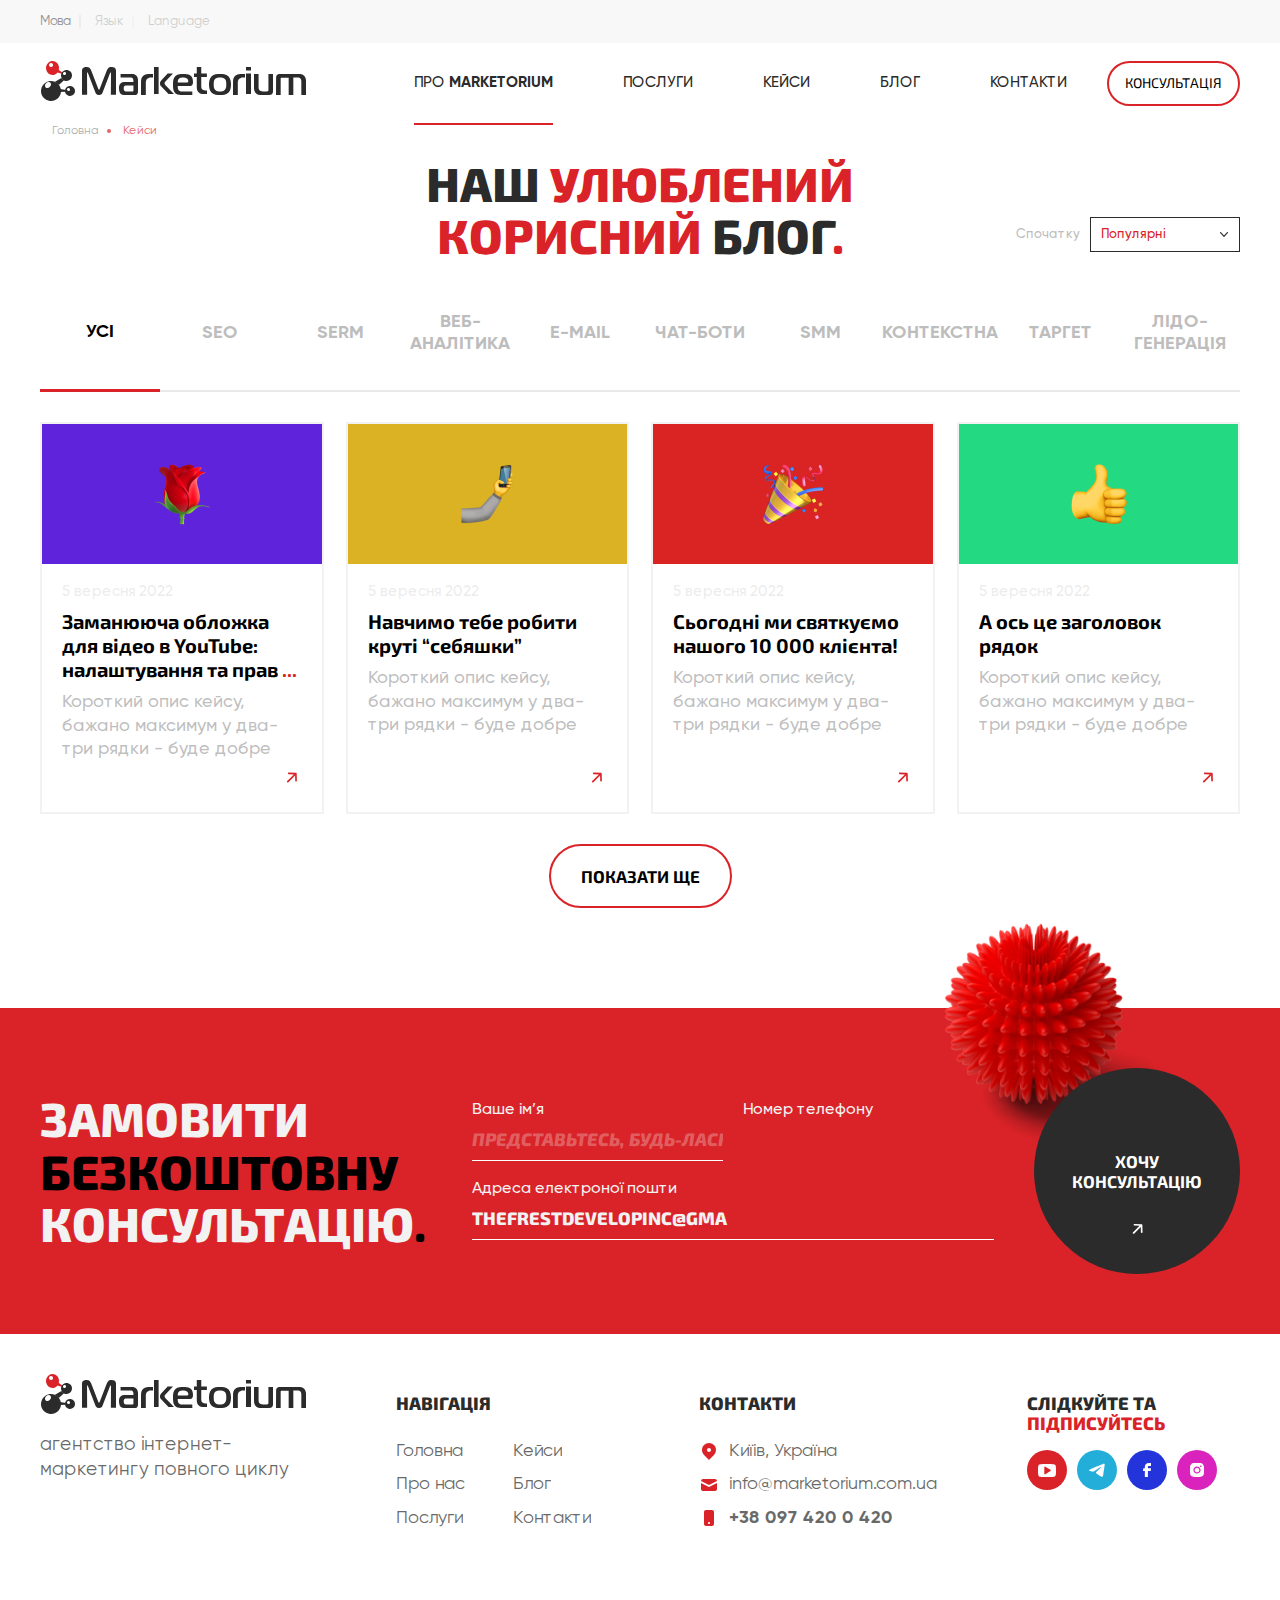
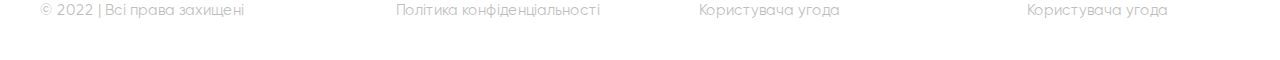
<file: blog.html>
<!DOCTYPE html>
<html lang="ua">
<head>
    <meta charset="UTF-8">
    <meta http-equiv="X-UA-Compatible" content="IE=edge">
    <meta name="viewport" content="width=device-width, initial-scale=1.0">
    <meta name="keywords" content=""> <!--TODO-->
    <meta name="description" content=""> <!--TODO-->
    <title>Marker</title> <!--TODO-->
    <link rel="stylesheet"href="https://cdn.jsdelivr.net/npm/swiper@8/swiper-bundle.min.css"/>
    <link rel="stylesheet" href="/success/style/style.min.css"><!--V-->
    <script src="https://code.jquery.com/jquery-3.6.1.min.js"integrity="sha256-o88AwQnZB+VDvE9tvIXrMQaPlFFSUTR+nldQm1LuPXQ="crossorigin="anonymous"></script>
    <script src="https://cdn.jsdelivr.net/npm/swiper@8/swiper-bundle.min.js"></script>
    <link rel="stylesheet"href="https://cdn.jsdelivr.net/npm/swiper@8/swiper-bundle.min.css"/>
</head>
<body>
    <header>
        <div class="leng-container">
            <div class="container">
                <a href="#" class="active">Мова</a>
                <a href="#">Язык</a>
                <a href="#">Language</a>
            </div>
        </div>
        <div class="header-container">
            <div class="container">
                <div class="logo">
                    <svg width="266" height="40" viewBox="0 0 266 40" fill="none" xmlns="http://www.w3.org/2000/svg">
                        <path d="M62.8962 30.7108C62.1151 32.7838 61.4168 34 59 34C56.3903 34 55.7654 32.4337 55.1038 30.7108L48.12 12.4587C48.0005 12.1454 47.6881 11.5373 47.4584 11.5373C47.0265 11.5373 47.0265 12.2376 47.0265 12.3574L47.1459 33.6683H42V9.60251C42 6.04607 45.6297 6 46.4016 6C49.5627 6 50.4632 7.60317 51.1984 9.51959L58.2557 27.7808C58.4946 28.3705 58.7703 28.7943 59 28.7943C59.2297 28.7943 59.5054 28.3705 59.7443 27.7808L66.8016 9.51959C67.9686 6.43304 69.6411 6 71.5984 6C74.1254 6 76 7.09642 76 9.60251V33.6867H70.854L71.0103 12.3758C71.0103 11.6295 70.6978 11.5558 70.5416 11.5558C70.3854 11.5558 69.9995 12.1454 69.88 12.4771L62.8962 30.7108Z" fill="#2A2B2A"/>
                        <path d="M92.2076 13.0651C93.7821 13.0122 95.3136 13.5932 96.4702 14.6824C97.5579 16.0762 98.0979 17.832 97.9854 19.6086V30.4556C98.0599 31.4252 97.7658 32.3868 97.1639 33.1419C96.366 33.7822 95.3536 34.0791 94.3435 33.9691H84.5404C83.2187 34.1141 81.892 33.7456 80.8255 32.9374C79.1552 31.4781 79 28.8012 79 27.2582C79 25.3993 79.2008 23.5403 80.7434 22.174C81.7941 21.2856 83.1418 20.8458 84.5039 20.947H93.4124V19.4506C93.4592 18.7433 93.2515 18.0429 92.8283 17.4801C92.5575 17.1596 92.2164 16.9085 91.8327 16.747C91.449 16.5856 91.0334 16.5183 90.6194 16.5506H80.5517V13L92.2076 13.0651ZM85.9004 24.4977C85.5872 24.4824 85.2746 24.5387 84.9855 24.6625C84.6965 24.7864 84.4383 24.9746 84.2301 25.2134C83.8149 25.8826 83.6376 26.6765 83.7281 27.4627C83.6704 28.2865 83.8892 29.1059 84.3488 29.7864C84.7452 30.1746 85.2686 30.3998 85.8183 30.4185H92.1346C92.4861 30.4498 92.8381 30.3651 93.1386 30.1768C93.2596 30.0726 93.3518 29.938 93.4062 29.7864C93.4606 29.6349 93.4754 29.4715 93.449 29.3124V24.4977H85.9004Z" fill="#2A2B2A"/>
                        <path d="M101.029 20.9006C101.029 18.6087 101.443 16.354 103.281 14.8168C105.282 13.1118 108.092 13 109.767 13H113V16.6056H110.998C110.247 16.5403 109.491 16.6376 108.783 16.8906C108.076 17.1437 107.435 17.5459 106.909 18.0683C106.068 19.276 105.681 20.7263 105.812 22.177V34H101L101.029 20.9006Z" fill="#2A2B2A"/>
                        <path d="M114 6H118.61V33H114V6ZM128.523 33L121.358 25.5116C120.504 24.7017 119.998 23.5983 119.947 22.4308C119.971 21.8473 120.111 21.2741 120.359 20.7439C120.608 20.2137 120.96 19.737 121.395 19.341L127.656 12.5614H132.986L125.194 20.8132C124.991 21.0017 124.827 21.2281 124.714 21.4792C124.6 21.7304 124.537 22.0013 124.53 22.2763C124.62 23.0002 124.966 23.6695 125.508 24.1666L134 33H128.523Z" fill="#2A2B2A"/>
                        <path d="M140.821 34C138.712 34 136.215 33.8047 134.483 31.3494C133.12 29.3778 133 26.4947 133 23.7325C133 19.8264 133.193 16.9526 135.469 14.9717C137.744 12.9907 141.254 13 143.207 13C145.63 13 148.126 13.1209 150.042 14.3392C152.465 15.8831 152.981 18.4872 152.981 21.1284C153.034 21.6945 152.975 22.2656 152.808 22.8085C152.64 23.3514 152.367 23.8552 152.005 24.2905C151.707 24.5695 151.355 24.7836 150.971 24.9195C150.588 25.0555 150.181 25.1105 149.775 25.081H137.735C137.733 26.0454 137.822 27.0077 138.002 27.9548C138.592 30.2055 140.508 30.4473 142.184 30.4473H152.318V34H140.821ZM147.27 21.5283C148.191 21.5283 148.283 20.8587 148.283 20.3007C148.285 19.7646 148.167 19.235 147.937 18.7517C147.708 18.2684 147.372 17.8441 146.956 17.5106C145.788 16.7823 144.418 16.456 143.05 16.5806C141.834 16.5806 139.955 16.5806 138.702 17.9663C137.781 19.0266 137.781 20.1705 137.781 21.5562L147.27 21.5283Z" fill="#2A2B2A"/>
                        <path d="M164.169 32.9636C161.481 32.9636 160.03 32.5 158.793 31.4545C157.557 30.4091 156.777 28.8727 156.777 26.2909V16.0364H154V12.5636H156.777V6H161.257V12.5636H166.884V16.0364H161.257V24.2182C161.257 25.6091 161.15 27.5364 162.44 28.6182C163.425 29.4727 165.127 29.5273 165.898 29.5273H167V33L164.169 32.9636Z" fill="#2A2B2A"/>
                        <path d="M188.343 15.2178C190.724 17.4264 191 21.296 191 23.4316C191 27.7666 189.869 30.3586 188.343 31.7914C186.127 33.8449 182.377 34 179.995 34C177.614 34 173.909 33.8449 171.648 31.7914C169.193 29.5463 169 25.6767 169 23.5776C169 21.2504 169.267 17.3807 171.648 15.1721C174.029 12.9635 177.541 13 179.995 13C182.45 13 186.081 13.0822 188.343 15.1721M175.04 28.8071C176.373 30.3129 178.359 30.5046 179.995 30.5046C181.632 30.5046 183.544 30.3129 184.914 28.8071C186.284 27.3012 186.284 25.3207 186.284 23.532C186.284 22.0261 186.394 19.6989 184.951 18.1109C183.507 16.5229 181.641 16.4864 179.995 16.4864C178.515 16.4864 176.318 16.6415 175.003 18.1109C173.689 19.5802 173.716 22.2177 173.716 23.532C173.716 25.2386 173.716 27.3286 175.04 28.8071Z" fill="#2A2B2A"/>
                        <path d="M193.029 20.9006C193.029 18.6087 193.443 16.354 195.281 14.8168C197.273 13.1118 200.092 13 201.767 13H205V16.6056H202.998C202.247 16.5403 201.491 16.6376 200.783 16.8906C200.076 17.1437 199.435 17.5459 198.909 18.0683C198.068 19.276 197.681 20.7263 197.812 22.177V34H193L193.029 20.9006Z" fill="#2A2B2A"/>
                        <path d="M206 6H211V9.58968H206V6ZM206 12.5614H211V33H206V12.5614Z" fill="#2A2B2A"/>
                        <path d="M231.908 33.1791C230.958 33.8146 229.822 34.0947 228.693 33.9717H221.443C219.077 33.9717 217.488 33.6173 216.1 32.3865C214.393 30.8852 214 28.787 214 26.2134V13H218.566V25.3835C218.566 27.2484 218.758 28.2742 219.342 29.0668C220.155 30.2137 221.397 30.4096 222.995 30.4096H226.748C227.229 30.4477 227.705 30.2901 228.073 29.9713C228.21 29.7998 228.312 29.6012 228.372 29.3879C228.432 29.1746 228.448 28.9511 228.42 28.7311V13H232.986V30.2137C233.034 30.7596 232.961 31.3095 232.773 31.8228C232.585 32.3361 232.286 32.7996 231.899 33.1791" fill="#2A2B2A"/>
                        <path d="M236.112 16.6415C236.083 15.8109 236.29 14.989 236.709 14.2706C237.103 13.8281 237.595 13.4838 238.146 13.2658C238.697 13.0477 239.293 12.962 239.883 13.0155H258.778C260.281 13.0155 262.614 13.2851 264.127 14.6704C265.402 16.07 266.073 17.9139 265.994 19.8026V33.9256H261.326V20.5372C261.403 19.4783 261.091 18.4276 260.449 17.5805C260.082 17.2229 259.642 16.9493 259.158 16.7791C258.674 16.6089 258.159 16.546 257.648 16.595H253.335V33.9535H248.668V16.6415H241.89C241.707 16.6174 241.52 16.6332 241.342 16.6878C241.165 16.7424 241.002 16.8344 240.864 16.9576C240.789 17.032 240.668 17.2644 240.668 18.0547V34H236L236.112 16.6415Z" fill="#2A2B2A"/>
                        <path d="M15 20.722L21.4324 17L22.1076 17.8639L23.1471 18.8651L24 19.2526L18.8203 24L15 20.722Z" fill="#2A2B2A"/>
                        <path d="M19.9907 28L26 28.8835L25.8131 29.5728L25.7196 30.699L18 31L19.9907 28Z" fill="#2A2B2A"/>
                        <path d="M16 10.9785L22.419 13L23 11.9844L17.5524 8L16 10.9785Z" fill="#DA2328"/>
                        <path d="M19 7.00002C19 8.38449 18.6188 9.73784 17.9046 10.889C17.1903 12.0401 16.1752 12.9373 14.9874 13.4671C13.7997 13.997 12.4928 14.1356 11.2319 13.8655C9.97103 13.5954 8.81285 12.9287 7.90381 11.9498C6.99477 10.9708 6.3757 9.72352 6.1249 8.36565C5.87409 7.00778 6.00282 5.6003 6.49479 4.32122C6.98676 3.04214 7.81988 1.94888 8.8888 1.17971C9.95772 0.410541 11.2144 0 12.5 0C14.2239 0 15.8772 0.737498 17.0962 2.05025C18.3152 3.36301 19 5.1435 19 7.00002Z" fill="#DA2328"/>
                        <path d="M21 29.991C21.0018 31.9696 20.4166 33.9042 19.3184 35.5501C18.2203 37.196 16.6586 38.4791 14.831 39.2371C13.0034 39.9951 10.992 40.1939 9.05131 39.8083C7.11066 39.4227 5.328 38.4701 3.92893 37.0711C2.52987 35.672 1.57728 33.8894 1.19171 31.9487C0.806149 30.0081 1.00494 27.9966 1.76293 26.169C2.52092 24.3414 3.80404 22.7797 5.4499 21.6816C7.09577 20.5834 9.03041 19.9982 11.009 20C13.6588 20 16.2 21.0526 18.0737 22.9263C19.9474 24.8 21 27.3412 21 29.991Z" fill="#2A2B2A"/>
                        <path d="M32 14.5C32 15.5878 31.6774 16.6512 31.0731 17.5556C30.4687 18.4601 29.6098 19.1651 28.6048 19.5813C27.5998 19.9976 26.4939 20.1065 25.427 19.8943C24.3601 19.6821 23.3801 19.1583 22.6109 18.3891C21.8417 17.6199 21.3179 16.6399 21.1057 15.573C20.8935 14.5061 21.0024 13.4002 21.4187 12.3952C21.835 11.3903 22.5399 10.5313 23.4444 9.92691C24.3488 9.32256 25.4122 9 26.5 9C27.958 9.00239 29.3555 9.58263 30.3865 10.6136C31.4174 11.6445 31.9976 13.0421 32 14.5Z" fill="#2A2B2A"/>
                        <path d="M35 29.9909C35.0018 30.9802 34.7101 31.9478 34.1617 32.7712C33.6134 33.5947 32.8331 34.237 31.9197 34.6168C31.0062 34.9966 30.0006 35.0969 29.0301 34.905C28.0596 34.7131 27.1678 34.2376 26.4677 33.5387C25.7675 32.8398 25.2904 31.9489 25.0967 30.9788C24.9031 30.0086 25.0016 29.0028 25.3797 28.0887C25.7579 27.1745 26.3988 26.3931 27.2212 25.8433C28.0436 25.2935 29.0107 25 30 25C31.3245 25 32.5949 25.5255 33.5323 26.4613C34.4698 27.397 34.9976 28.6664 35 29.9909Z" fill="#2A2B2A"/>
                        <path d="M12.7007 5.14803C12.8983 4.81873 13.002 4.43874 13 4.05149C12.9979 3.66424 12.8903 3.28541 12.6892 2.95834C12.4882 2.63126 12.2019 2.36915 11.8632 2.202C11.5245 2.03486 11.147 1.96945 10.7739 2.01322C10.4008 2.057 10.0472 2.20819 9.75357 2.44953C9.45991 2.69087 9.23808 3.01261 9.11343 3.3779C8.98877 3.74319 8.96634 4.1373 9.04871 4.51512C9.13108 4.89294 9.31492 5.23919 9.57919 5.5143C10.0433 5.88459 10.6291 6.05351 11.2121 5.9851C11.7951 5.9167 12.3292 5.61637 12.7007 5.14803Z" fill="white"/>
                        <path d="M9.91159 25.8226C11.1943 24.5071 11.3671 22.6151 10.3028 21.615C9.23839 20.6148 7.35529 20.8581 6.08169 22.1736C4.80809 23.489 4.63525 25.3721 5.69052 26.3812C6.74579 27.3903 8.63799 27.138 9.91159 25.8226Z" fill="white"/>
                        <path d="M29.7076 29.4609C29.8752 29.2266 29.9752 28.9483 29.996 28.658C30.0167 28.3678 29.9574 28.0774 29.8249 27.8204C29.6924 27.5633 29.492 27.35 29.2469 27.2051C29.0018 27.0602 28.722 26.9895 28.4396 27.0013C28.1572 27.013 27.8837 27.1066 27.6508 27.2714C27.4178 27.4362 27.2348 27.6653 27.1228 27.9325C27.0108 28.1997 26.9744 28.4941 27.0178 28.7817C27.0612 29.0692 27.1825 29.3384 27.368 29.558C27.6935 29.8587 28.12 30.0167 28.5569 29.9986C28.9938 29.9805 29.4067 29.7875 29.7076 29.4609Z" fill="white"/>
                        <path d="M25.8413 13.2342C25.9674 12.975 26.02 12.6846 25.9932 12.3961C25.9663 12.1076 25.861 11.8327 25.6893 11.6029C25.5177 11.3731 25.2866 11.1976 25.0225 11.0967C24.7585 10.9957 24.4721 10.9733 24.1963 11.032C23.9204 11.0907 23.6662 11.2281 23.4627 11.4285C23.2592 11.6289 23.1147 11.8843 23.0457 12.1653C22.9767 12.4463 22.986 12.7416 23.0725 13.0174C23.159 13.2932 23.3193 13.5384 23.535 13.7249C23.9053 13.97 24.3543 14.0559 24.7855 13.9641C25.2167 13.8724 25.5958 13.6103 25.8413 13.2342Z" fill="white"/>
                    </svg>                    
                </div>
                <div class="list">
                    <ul class="list">
                        <li class="active"><a href="#">ПРО <b>Marketorium</b></a></li>
                        <li><a href="#">ПОСЛУГИ</a></li>
                        <li><a href="#">КЕЙСИ</a></li>
                        <li><a href="#">БЛОГ</a></li>
                        <li><a href="#">КОНТАКТИ</a></li>
                        <li class="button-ui-list"><button>КОНСУЛЬТАЦІЯ</button></li>
                    </ul>
                </div>
            </div>
        </div>
    </header>
    <main class="portfolio-page">
        <div class="container">
            <div class="crumbs-container">
                <a href="#">Головна</a>
                <a class="active">Кейси</a>
            </div>
        </div>
        <section class="blog__section v2">
            <div class="container">
                <h2>наш <span>улюблений корисний</span> БЛОГ<span>.</span></h2>
                <div class="select-wrapper">
                    <span class="title">Спочатку</span>
                    <div class="select-init">
                        <div class="display">
                            <span class="title">Популярні</span>
                            <svg width="10" height="10" viewBox="0 0 10 10" fill="none" xmlns="http://www.w3.org/2000/svg">
                                <path d="M1.17609 3.1912C1.28888 3.06877 1.44183 3 1.60131 3C1.76079 3 1.91374 3.06877 2.02652 3.1912L5.00363 6.42372L7.98074 3.1912C8.09417 3.07224 8.2461 3.00642 8.40379 3.00791C8.56149 3.0094 8.71233 3.07808 8.82384 3.19915C8.93536 3.32023 8.99861 3.48402 8.99998 3.65524C9.00135 3.82647 8.94073 3.99143 8.83117 4.11459L5.42885 7.8088C5.31606 7.93123 5.16311 8 5.00363 8C4.84415 8 4.6912 7.93123 4.57842 7.8088L1.17609 4.11459C1.06334 3.99213 1 3.82606 1 3.65289C1 3.47973 1.06334 3.31366 1.17609 3.1912Z" fill="#2A2B2A"/>
                            </svg>                                
                        </div>
                        <ul class="list">
                            <li data-type="populars" class="active">Популярні</li>
                            <li data-type="new">Нові</li>
                            <li data-type="obj">Обговорювані</li>
                        </ul>
                    </div>
                </div>
                <div class="container-blogs">
                    <div class="header">
                        <ul class="filter">
                            <li class="active">УСІ</li>
                            <li>SEO</li>
                            <li>SERM</li>
                            <li>Веб-аналітика</li>
                            <li>E-mail</li>
                            <li>ЧАТ-БОТИ</li>
                            <li>SMM</li>
                            <li>КОНТЕКСТНА</li>
                            <li>ТАРГЕТ</li>
                            <li>лідо-генерація</li>
                        </ul>
                    </div>
                    <div class="main-blog">
                        <div class="wrapper">
                            <img src="/success/images/resourse/blogs/1.png" alt="blog">
                            <div class="main">
                                <span class="date">5 вересня 2022</span>
                                <h3>Заманююча обложка для&nbsp;відео в&nbsp;YouTube: налаштування та&nbsp;прав <span>...</span></h3>
                                <p>Короткий опис кейсу, бажано максимум у два-три рядки - буде добре</p>
                                <div class="wrapper-more">
                                    <button class="btn-ui-none"><svg width="20" height="20" viewBox="0 0 20 20" fill="none" xmlns="http://www.w3.org/2000/svg">
                                        <path d="M5.94221 5.41302C5.93622 5.19155 6.01844 4.98156 6.17079 4.82921C6.32313 4.67687 6.53313 4.59465 6.7546 4.60063L13.8416 4.79324C14.0631 4.79929 14.2778 4.89306 14.4387 5.05391C14.5995 5.21477 14.6933 5.42955 14.6994 5.65102L14.892 12.738C14.8941 12.9569 14.8101 13.1631 14.6581 13.3124C14.5061 13.4617 14.2982 13.542 14.0792 13.536C13.8602 13.5301 13.6476 13.4383 13.4873 13.2806C13.3269 13.1228 13.2316 12.9117 13.2218 12.6926L13.084 7.62188L6.42747 14.2784C6.27509 14.4308 6.06505 14.513 5.84353 14.507C5.62202 14.501 5.40719 14.4072 5.2463 14.2463C5.08541 14.0854 4.99165 13.8706 4.98563 13.6491C4.97961 13.4276 5.06183 13.2175 5.2142 13.0651L11.8707 6.40861L6.79999 6.2708C6.57852 6.26475 6.36374 6.17098 6.20288 6.01013C6.04202 5.84927 5.94826 5.63449 5.94221 5.41302Z" fill="#DA2328"></path>
                                        </svg>
                                        </button>
                                </div>
                            </div>
                        </div>

                        <div class="wrapper">
                            <img src="/success/images/resourse/blogs/2.png" alt="blog">
                            <div class="main">
                                <span class="date">5 вересня 2022</span>
                                <h3>Навчимо тебе робити круті “себяшки” </h3>
                                <p>Короткий опис кейсу, бажано максимум у два-три рядки - буде добре</p>
                                <div class="wrapper-more">
                                    <button class="btn-ui-none"><svg width="20" height="20" viewBox="0 0 20 20" fill="none" xmlns="http://www.w3.org/2000/svg">
                                        <path d="M5.94221 5.41302C5.93622 5.19155 6.01844 4.98156 6.17079 4.82921C6.32313 4.67687 6.53313 4.59465 6.7546 4.60063L13.8416 4.79324C14.0631 4.79929 14.2778 4.89306 14.4387 5.05391C14.5995 5.21477 14.6933 5.42955 14.6994 5.65102L14.892 12.738C14.8941 12.9569 14.8101 13.1631 14.6581 13.3124C14.5061 13.4617 14.2982 13.542 14.0792 13.536C13.8602 13.5301 13.6476 13.4383 13.4873 13.2806C13.3269 13.1228 13.2316 12.9117 13.2218 12.6926L13.084 7.62188L6.42747 14.2784C6.27509 14.4308 6.06505 14.513 5.84353 14.507C5.62202 14.501 5.40719 14.4072 5.2463 14.2463C5.08541 14.0854 4.99165 13.8706 4.98563 13.6491C4.97961 13.4276 5.06183 13.2175 5.2142 13.0651L11.8707 6.40861L6.79999 6.2708C6.57852 6.26475 6.36374 6.17098 6.20288 6.01013C6.04202 5.84927 5.94826 5.63449 5.94221 5.41302Z" fill="#DA2328"></path>
                                        </svg>
                                        </button>
                                </div>
                            </div>
                        </div>

                        <div class="wrapper">
                            <img src="/success/images/resourse/blogs/3.png" alt="blog">
                            <div class="main">
                                <span class="date">5 вересня 2022</span>
                                <h3>Сьогодні ми святкуємо нашого 10 000 клієнта!</h3>
                                <p>Короткий опис кейсу, бажано максимум у два-три рядки - буде добре</p>
                                <div class="wrapper-more">
                                    <button class="btn-ui-none"><svg width="20" height="20" viewBox="0 0 20 20" fill="none" xmlns="http://www.w3.org/2000/svg">
                                        <path d="M5.94221 5.41302C5.93622 5.19155 6.01844 4.98156 6.17079 4.82921C6.32313 4.67687 6.53313 4.59465 6.7546 4.60063L13.8416 4.79324C14.0631 4.79929 14.2778 4.89306 14.4387 5.05391C14.5995 5.21477 14.6933 5.42955 14.6994 5.65102L14.892 12.738C14.8941 12.9569 14.8101 13.1631 14.6581 13.3124C14.5061 13.4617 14.2982 13.542 14.0792 13.536C13.8602 13.5301 13.6476 13.4383 13.4873 13.2806C13.3269 13.1228 13.2316 12.9117 13.2218 12.6926L13.084 7.62188L6.42747 14.2784C6.27509 14.4308 6.06505 14.513 5.84353 14.507C5.62202 14.501 5.40719 14.4072 5.2463 14.2463C5.08541 14.0854 4.99165 13.8706 4.98563 13.6491C4.97961 13.4276 5.06183 13.2175 5.2142 13.0651L11.8707 6.40861L6.79999 6.2708C6.57852 6.26475 6.36374 6.17098 6.20288 6.01013C6.04202 5.84927 5.94826 5.63449 5.94221 5.41302Z" fill="#DA2328"></path>
                                        </svg>
                                        </button>
                                </div>
                            </div>
                        </div>

                        <div class="wrapper">
                            <img src="/success/images/resourse/blogs/4.png" alt="blog">
                            <div class="main">
                                <span class="date">5 вересня 2022</span>
                                <h3>А ось це заголовок рядок </h3>
                                <p>Короткий опис кейсу, бажано максимум у два-три рядки - буде добре</p>
                                <div class="wrapper-more">
                                    <button class="btn-ui-none"><svg width="20" height="20" viewBox="0 0 20 20" fill="none" xmlns="http://www.w3.org/2000/svg">
                                        <path d="M5.94221 5.41302C5.93622 5.19155 6.01844 4.98156 6.17079 4.82921C6.32313 4.67687 6.53313 4.59465 6.7546 4.60063L13.8416 4.79324C14.0631 4.79929 14.2778 4.89306 14.4387 5.05391C14.5995 5.21477 14.6933 5.42955 14.6994 5.65102L14.892 12.738C14.8941 12.9569 14.8101 13.1631 14.6581 13.3124C14.5061 13.4617 14.2982 13.542 14.0792 13.536C13.8602 13.5301 13.6476 13.4383 13.4873 13.2806C13.3269 13.1228 13.2316 12.9117 13.2218 12.6926L13.084 7.62188L6.42747 14.2784C6.27509 14.4308 6.06505 14.513 5.84353 14.507C5.62202 14.501 5.40719 14.4072 5.2463 14.2463C5.08541 14.0854 4.99165 13.8706 4.98563 13.6491C4.97961 13.4276 5.06183 13.2175 5.2142 13.0651L11.8707 6.40861L6.79999 6.2708C6.57852 6.26475 6.36374 6.17098 6.20288 6.01013C6.04202 5.84927 5.94826 5.63449 5.94221 5.41302Z" fill="#DA2328"></path>
                                        </svg>
                                        </button>
                                </div>
                            </div>
                        </div>
                    </div>
                    <div class="controll-wrapper">
                        <button class="btn-ui-1">ПОКАЗАТИ ЩЕ</button>
                    </div>
                </div>
            </div>
        </section>
        <section class="feedback__section v2">
            <div class="background-images">
                <img class="bg_3" src="/success/images/service/bg/3.png" alt="bg">
            </div>
            <div class="container">
                <div class="wrapper">
                    <h3>ЗАМОВИТИ <span>БЕЗКОШТОВНУ</span> КОНСУЛЬТАЦІЮ<span>.</span></h3>
                </div>
                <div class="wrapper inputs">
                    <div class="cnt">
                        <div class="wrapper-input">
                            <span class="title">Ваше ім’я</span>
                            <input type="text" placeholder="Представьтесь, будь-ласка" />
                        </div>
                        <div class="wrapper-input">
                            <span class="title">Номер телефону</span>
                        </div>
                        <div class="wrapper-input">
                            <span class="title">Адреса електроної пошти</span>
                            <input type="text" placeholder="Представьтесь, будь-ласка" value="thefrestdevelopinc@gma" />
                        </div>
                    </div>
                </div>
                <div class="wrapper">
                    <button class="btn-ui-result">ХОЧУ <br> КОНСУЛЬТАЦІЮ</button>
                </div>
            </div>
        </section>
    </main>
    <footer>
        <div class="container">
            <div class="wrapper">
                <div class="main">
                    <div class="logo">
                        <svg width="266" height="40" viewBox="0 0 266 40" fill="none" xmlns="http://www.w3.org/2000/svg">
                            <path d="M62.8962 30.7108C62.1151 32.7838 61.4168 34 59 34C56.3903 34 55.7654 32.4337 55.1038 30.7108L48.12 12.4587C48.0005 12.1454 47.6881 11.5373 47.4584 11.5373C47.0265 11.5373 47.0265 12.2376 47.0265 12.3574L47.1459 33.6683H42V9.60251C42 6.04607 45.6297 6 46.4016 6C49.5627 6 50.4632 7.60317 51.1984 9.51959L58.2557 27.7808C58.4946 28.3705 58.7703 28.7943 59 28.7943C59.2297 28.7943 59.5054 28.3705 59.7443 27.7808L66.8016 9.51959C67.9686 6.43304 69.6411 6 71.5984 6C74.1254 6 76 7.09642 76 9.60251V33.6867H70.854L71.0103 12.3758C71.0103 11.6295 70.6978 11.5558 70.5416 11.5558C70.3854 11.5558 69.9995 12.1454 69.88 12.4771L62.8962 30.7108Z" fill="#2A2B2A"/>
                            <path d="M92.2076 13.0651C93.7821 13.0122 95.3136 13.5932 96.4702 14.6824C97.5579 16.0762 98.0979 17.832 97.9854 19.6086V30.4556C98.0599 31.4252 97.7658 32.3868 97.1639 33.1419C96.366 33.7822 95.3536 34.0791 94.3435 33.9691H84.5404C83.2187 34.1141 81.892 33.7456 80.8255 32.9374C79.1552 31.4781 79 28.8012 79 27.2582C79 25.3993 79.2008 23.5403 80.7434 22.174C81.7941 21.2856 83.1418 20.8458 84.5039 20.947H93.4124V19.4506C93.4592 18.7433 93.2515 18.0429 92.8283 17.4801C92.5575 17.1596 92.2164 16.9085 91.8327 16.747C91.449 16.5856 91.0334 16.5183 90.6194 16.5506H80.5517V13L92.2076 13.0651ZM85.9004 24.4977C85.5872 24.4824 85.2746 24.5387 84.9855 24.6625C84.6965 24.7864 84.4383 24.9746 84.2301 25.2134C83.8149 25.8826 83.6376 26.6765 83.7281 27.4627C83.6704 28.2865 83.8892 29.1059 84.3488 29.7864C84.7452 30.1746 85.2686 30.3998 85.8183 30.4185H92.1346C92.4861 30.4498 92.8381 30.3651 93.1386 30.1768C93.2596 30.0726 93.3518 29.938 93.4062 29.7864C93.4606 29.6349 93.4754 29.4715 93.449 29.3124V24.4977H85.9004Z" fill="#2A2B2A"/>
                            <path d="M101.029 20.9006C101.029 18.6087 101.443 16.354 103.281 14.8168C105.282 13.1118 108.092 13 109.767 13H113V16.6056H110.998C110.247 16.5403 109.491 16.6376 108.783 16.8906C108.076 17.1437 107.435 17.5459 106.909 18.0683C106.068 19.276 105.681 20.7263 105.812 22.177V34H101L101.029 20.9006Z" fill="#2A2B2A"/>
                            <path d="M114 6H118.61V33H114V6ZM128.523 33L121.358 25.5116C120.504 24.7017 119.998 23.5983 119.947 22.4308C119.971 21.8473 120.111 21.2741 120.359 20.7439C120.608 20.2137 120.96 19.737 121.395 19.341L127.656 12.5614H132.986L125.194 20.8132C124.991 21.0017 124.827 21.2281 124.714 21.4792C124.6 21.7304 124.537 22.0013 124.53 22.2763C124.62 23.0002 124.966 23.6695 125.508 24.1666L134 33H128.523Z" fill="#2A2B2A"/>
                            <path d="M140.821 34C138.712 34 136.215 33.8047 134.483 31.3494C133.12 29.3778 133 26.4947 133 23.7325C133 19.8264 133.193 16.9526 135.469 14.9717C137.744 12.9907 141.254 13 143.207 13C145.63 13 148.126 13.1209 150.042 14.3392C152.465 15.8831 152.981 18.4872 152.981 21.1284C153.034 21.6945 152.975 22.2656 152.808 22.8085C152.64 23.3514 152.367 23.8552 152.005 24.2905C151.707 24.5695 151.355 24.7836 150.971 24.9195C150.588 25.0555 150.181 25.1105 149.775 25.081H137.735C137.733 26.0454 137.822 27.0077 138.002 27.9548C138.592 30.2055 140.508 30.4473 142.184 30.4473H152.318V34H140.821ZM147.27 21.5283C148.191 21.5283 148.283 20.8587 148.283 20.3007C148.285 19.7646 148.167 19.235 147.937 18.7517C147.708 18.2684 147.372 17.8441 146.956 17.5106C145.788 16.7823 144.418 16.456 143.05 16.5806C141.834 16.5806 139.955 16.5806 138.702 17.9663C137.781 19.0266 137.781 20.1705 137.781 21.5562L147.27 21.5283Z" fill="#2A2B2A"/>
                            <path d="M164.169 32.9636C161.481 32.9636 160.03 32.5 158.793 31.4545C157.557 30.4091 156.777 28.8727 156.777 26.2909V16.0364H154V12.5636H156.777V6H161.257V12.5636H166.884V16.0364H161.257V24.2182C161.257 25.6091 161.15 27.5364 162.44 28.6182C163.425 29.4727 165.127 29.5273 165.898 29.5273H167V33L164.169 32.9636Z" fill="#2A2B2A"/>
                            <path d="M188.343 15.2178C190.724 17.4264 191 21.296 191 23.4316C191 27.7666 189.869 30.3586 188.343 31.7914C186.127 33.8449 182.377 34 179.995 34C177.614 34 173.909 33.8449 171.648 31.7914C169.193 29.5463 169 25.6767 169 23.5776C169 21.2504 169.267 17.3807 171.648 15.1721C174.029 12.9635 177.541 13 179.995 13C182.45 13 186.081 13.0822 188.343 15.1721M175.04 28.8071C176.373 30.3129 178.359 30.5046 179.995 30.5046C181.632 30.5046 183.544 30.3129 184.914 28.8071C186.284 27.3012 186.284 25.3207 186.284 23.532C186.284 22.0261 186.394 19.6989 184.951 18.1109C183.507 16.5229 181.641 16.4864 179.995 16.4864C178.515 16.4864 176.318 16.6415 175.003 18.1109C173.689 19.5802 173.716 22.2177 173.716 23.532C173.716 25.2386 173.716 27.3286 175.04 28.8071Z" fill="#2A2B2A"/>
                            <path d="M193.029 20.9006C193.029 18.6087 193.443 16.354 195.281 14.8168C197.273 13.1118 200.092 13 201.767 13H205V16.6056H202.998C202.247 16.5403 201.491 16.6376 200.783 16.8906C200.076 17.1437 199.435 17.5459 198.909 18.0683C198.068 19.276 197.681 20.7263 197.812 22.177V34H193L193.029 20.9006Z" fill="#2A2B2A"/>
                            <path d="M206 6H211V9.58968H206V6ZM206 12.5614H211V33H206V12.5614Z" fill="#2A2B2A"/>
                            <path d="M231.908 33.1791C230.958 33.8146 229.822 34.0947 228.693 33.9717H221.443C219.077 33.9717 217.488 33.6173 216.1 32.3865C214.393 30.8852 214 28.787 214 26.2134V13H218.566V25.3835C218.566 27.2484 218.758 28.2742 219.342 29.0668C220.155 30.2137 221.397 30.4096 222.995 30.4096H226.748C227.229 30.4477 227.705 30.2901 228.073 29.9713C228.21 29.7998 228.312 29.6012 228.372 29.3879C228.432 29.1746 228.448 28.9511 228.42 28.7311V13H232.986V30.2137C233.034 30.7596 232.961 31.3095 232.773 31.8228C232.585 32.3361 232.286 32.7996 231.899 33.1791" fill="#2A2B2A"/>
                            <path d="M236.112 16.6415C236.083 15.8109 236.29 14.989 236.709 14.2706C237.103 13.8281 237.595 13.4838 238.146 13.2658C238.697 13.0477 239.293 12.962 239.883 13.0155H258.778C260.281 13.0155 262.614 13.2851 264.127 14.6704C265.402 16.07 266.073 17.9139 265.994 19.8026V33.9256H261.326V20.5372C261.403 19.4783 261.091 18.4276 260.449 17.5805C260.082 17.2229 259.642 16.9493 259.158 16.7791C258.674 16.6089 258.159 16.546 257.648 16.595H253.335V33.9535H248.668V16.6415H241.89C241.707 16.6174 241.52 16.6332 241.342 16.6878C241.165 16.7424 241.002 16.8344 240.864 16.9576C240.789 17.032 240.668 17.2644 240.668 18.0547V34H236L236.112 16.6415Z" fill="#2A2B2A"/>
                            <path d="M15 20.722L21.4324 17L22.1076 17.8639L23.1471 18.8651L24 19.2526L18.8203 24L15 20.722Z" fill="#2A2B2A"/>
                            <path d="M19.9907 28L26 28.8835L25.8131 29.5728L25.7196 30.699L18 31L19.9907 28Z" fill="#2A2B2A"/>
                            <path d="M16 10.9785L22.419 13L23 11.9844L17.5524 8L16 10.9785Z" fill="#DA2328"/>
                            <path d="M19 7.00002C19 8.38449 18.6188 9.73784 17.9046 10.889C17.1903 12.0401 16.1752 12.9373 14.9874 13.4671C13.7997 13.997 12.4928 14.1356 11.2319 13.8655C9.97103 13.5954 8.81285 12.9287 7.90381 11.9498C6.99477 10.9708 6.3757 9.72352 6.1249 8.36565C5.87409 7.00778 6.00282 5.6003 6.49479 4.32122C6.98676 3.04214 7.81988 1.94888 8.8888 1.17971C9.95772 0.410541 11.2144 0 12.5 0C14.2239 0 15.8772 0.737498 17.0962 2.05025C18.3152 3.36301 19 5.1435 19 7.00002Z" fill="#DA2328"/>
                            <path d="M21 29.991C21.0018 31.9696 20.4166 33.9042 19.3184 35.5501C18.2203 37.196 16.6586 38.4791 14.831 39.2371C13.0034 39.9951 10.992 40.1939 9.05131 39.8083C7.11066 39.4227 5.328 38.4701 3.92893 37.0711C2.52987 35.672 1.57728 33.8894 1.19171 31.9487C0.806149 30.0081 1.00494 27.9966 1.76293 26.169C2.52092 24.3414 3.80404 22.7797 5.4499 21.6816C7.09577 20.5834 9.03041 19.9982 11.009 20C13.6588 20 16.2 21.0526 18.0737 22.9263C19.9474 24.8 21 27.3412 21 29.991Z" fill="#2A2B2A"/>
                            <path d="M32 14.5C32 15.5878 31.6774 16.6512 31.0731 17.5556C30.4687 18.4601 29.6098 19.1651 28.6048 19.5813C27.5998 19.9976 26.4939 20.1065 25.427 19.8943C24.3601 19.6821 23.3801 19.1583 22.6109 18.3891C21.8417 17.6199 21.3179 16.6399 21.1057 15.573C20.8935 14.5061 21.0024 13.4002 21.4187 12.3952C21.835 11.3903 22.5399 10.5313 23.4444 9.92691C24.3488 9.32256 25.4122 9 26.5 9C27.958 9.00239 29.3555 9.58263 30.3865 10.6136C31.4174 11.6445 31.9976 13.0421 32 14.5Z" fill="#2A2B2A"/>
                            <path d="M35 29.9909C35.0018 30.9802 34.7101 31.9478 34.1617 32.7712C33.6134 33.5947 32.8331 34.237 31.9197 34.6168C31.0062 34.9966 30.0006 35.0969 29.0301 34.905C28.0596 34.7131 27.1678 34.2376 26.4677 33.5387C25.7675 32.8398 25.2904 31.9489 25.0967 30.9788C24.9031 30.0086 25.0016 29.0028 25.3797 28.0887C25.7579 27.1745 26.3988 26.3931 27.2212 25.8433C28.0436 25.2935 29.0107 25 30 25C31.3245 25 32.5949 25.5255 33.5323 26.4613C34.4698 27.397 34.9976 28.6664 35 29.9909Z" fill="#2A2B2A"/>
                            <path d="M12.7007 5.14803C12.8983 4.81873 13.002 4.43874 13 4.05149C12.9979 3.66424 12.8903 3.28541 12.6892 2.95834C12.4882 2.63126 12.2019 2.36915 11.8632 2.202C11.5245 2.03486 11.147 1.96945 10.7739 2.01322C10.4008 2.057 10.0472 2.20819 9.75357 2.44953C9.45991 2.69087 9.23808 3.01261 9.11343 3.3779C8.98877 3.74319 8.96634 4.1373 9.04871 4.51512C9.13108 4.89294 9.31492 5.23919 9.57919 5.5143C10.0433 5.88459 10.6291 6.05351 11.2121 5.9851C11.7951 5.9167 12.3292 5.61637 12.7007 5.14803Z" fill="white"/>
                            <path d="M9.91159 25.8226C11.1943 24.5071 11.3671 22.6151 10.3028 21.615C9.23839 20.6148 7.35529 20.8581 6.08169 22.1736C4.80809 23.489 4.63525 25.3721 5.69052 26.3812C6.74579 27.3903 8.63799 27.138 9.91159 25.8226Z" fill="white"/>
                            <path d="M29.7076 29.4609C29.8752 29.2266 29.9752 28.9483 29.996 28.658C30.0167 28.3678 29.9574 28.0774 29.8249 27.8204C29.6924 27.5633 29.492 27.35 29.2469 27.2051C29.0018 27.0602 28.722 26.9895 28.4396 27.0013C28.1572 27.013 27.8837 27.1066 27.6508 27.2714C27.4178 27.4362 27.2348 27.6653 27.1228 27.9325C27.0108 28.1997 26.9744 28.4941 27.0178 28.7817C27.0612 29.0692 27.1825 29.3384 27.368 29.558C27.6935 29.8587 28.12 30.0167 28.5569 29.9986C28.9938 29.9805 29.4067 29.7875 29.7076 29.4609Z" fill="white"/>
                            <path d="M25.8413 13.2342C25.9674 12.975 26.02 12.6846 25.9932 12.3961C25.9663 12.1076 25.861 11.8327 25.6893 11.6029C25.5177 11.3731 25.2866 11.1976 25.0225 11.0967C24.7585 10.9957 24.4721 10.9733 24.1963 11.032C23.9204 11.0907 23.6662 11.2281 23.4627 11.4285C23.2592 11.6289 23.1147 11.8843 23.0457 12.1653C22.9767 12.4463 22.986 12.7416 23.0725 13.0174C23.159 13.2932 23.3193 13.5384 23.535 13.7249C23.9053 13.97 24.3543 14.0559 24.7855 13.9641C25.2167 13.8724 25.5958 13.6103 25.8413 13.2342Z" fill="white"/>
                        </svg>      
                    </div>
    
                    <p>агентство інтернет-маркетингу повного циклу</p>
                </div>
                <span class="pre">© 2022 | Всі права захищені</span>
            </div>

            <div class="wrapper">
                <div class="main">
                    <h3>НАВІГАЦІЯ</h3>
                    <div class="list-wrapper">
                        <ul class="list">
                            <li><a href="#">Головна</a></li>
                            <li><a href="#">Про нас</a></li>
                            <li><a href="#">Послуги</a></li>
                        </ul>
                        <ul class="list">
                            <li><a href="#">Кейси</a></li>
                            <li><a href="#">Блог</a></li>
                            <li><a href="#">Контакти</a></li>
                        </ul>
                    </div>
                </div>
                <a class="pre" href="#">Політика конфіденціальності</a>
            </div>

            <div class="wrapper">
                <div class="main">
                    <h3>Контакти</h3>
                    <ul class="list">
                        <li><svg width="20" height="20" viewBox="0 0 20 20" fill="none" xmlns="http://www.w3.org/2000/svg">
                            <path fill-rule="evenodd" clip-rule="evenodd" d="M5.05025 4.05025C7.78392 1.31658 12.2161 1.31658 14.9497 4.05025C17.6834 6.78392 17.6834 11.2161 14.9497 13.9497L10 18.8995L5.05025 13.9497C2.31658 11.2161 2.31658 6.78392 5.05025 4.05025ZM10 11C11.1046 11 12 10.1046 12 9C12 7.89543 11.1046 7 10 7C8.89543 7 8 7.89543 8 9C8 10.1046 8.89543 11 10 11Z" fill="#DA2328"/>
                            </svg>
                            <span class="title">Киїів, Україна</span></li>
                        <li> <svg width="20" height="20" viewBox="0 0 20 20" fill="none" xmlns="http://www.w3.org/2000/svg">
                            <path d="M2.00391 5.88355L10.0005 9.88186L17.9973 5.8835C17.9369 4.83315 17.0661 4 16.0006 4H4.00058C2.9351 4 2.06421 4.83318 2.00391 5.88355Z" fill="#DA2328"/>
                            <path d="M18 8.11816L9.99995 12.1182L2 8.11822V14.0003C2 15.1049 2.89543 16.0003 4 16.0003H16C17.1046 16.0003 18 15.1049 18 14.0003V8.11816Z" fill="#DA2328"/>
                            </svg>
                            <span class="title">info@marketorium.com.ua</span></li>
                        <li><svg width="20" height="20" viewBox="0 0 20 20" fill="none" xmlns="http://www.w3.org/2000/svg">
                            <path fill-rule="evenodd" clip-rule="evenodd" d="M7 2C5.89543 2 5 2.89543 5 4V16C5 17.1046 5.89543 18 7 18H13C14.1046 18 15 17.1046 15 16V4C15 2.89543 14.1046 2 13 2H7ZM10 16C10.5523 16 11 15.5523 11 15C11 14.4477 10.5523 14 10 14C9.44772 14 9 14.4477 9 15C9 15.5523 9.44772 16 10 16Z" fill="#DA2328"/>
                            </svg>
                             <a href="tel:+380974200420">+38 097 420 0 420</a></li>
                    </ul>
                </div>
                <a class="pre" href="#">Користувача угода</a>
            </div>

            <div class="wrapper">
                <div class="main">
                    <h3 style="margin-bottom: 16px;">
                        СЛІДКУЙТЕ ТА <span>ПІДПИСУЙТЕСЬ</span>
                    </h3>
                    <ul class="social">
                        <li><a href="#">
                            <svg width="40" height="40" viewBox="0 0 40 40" fill="none" xmlns="http://www.w3.org/2000/svg">
                                <circle cx="20" cy="20" r="20" fill="#DA2328"/>
                                <path d="M29 18.9899C29 18.596 28.9343 18.1364 28.9343 17.6111C28.8686 17.0859 28.8029 16.5606 28.7372 16.101C28.6058 15.5758 28.4088 15.1818 28.0146 14.8535C27.6861 14.5253 27.2263 14.3283 26.7664 14.2626C25.2555 14.0657 23.0219 14 20 14C16.9781 14 14.6788 14.0657 13.2336 14.2626C12.7737 14.3283 12.3139 14.5253 11.9854 14.8535C11.6569 15.1818 11.3942 15.5758 11.2628 16.101C11.1314 16.5606 11.0657 17.0202 11.0657 17.6111C11 18.1364 11 18.596 11 18.9899C11 19.3838 11 19.8434 11 20.5C11 21.1566 11 21.6818 11 22.0101C11 22.404 11.0657 22.8636 11.0657 23.3889C11.1314 23.9141 11.1971 24.4394 11.2628 24.899C11.3942 25.4242 11.5912 25.8182 11.9854 26.1465C12.3139 26.4747 12.7737 26.6717 13.2336 26.7374C14.7445 26.9343 16.9781 27 20 27C23.0219 27 25.3212 26.9343 26.7664 26.7374C27.2263 26.6717 27.6861 26.4747 28.0146 26.1465C28.3431 25.8182 28.6058 25.4242 28.7372 24.899C28.8686 24.4394 28.9343 23.9798 28.9343 23.3889C29 22.8636 29 22.404 29 22.0101C29 21.6162 29 21.1566 29 20.5C29 19.8434 29 19.3182 29 18.9899ZM23.4818 21.0252L18.292 24.2424C18.2263 24.3081 18.0949 24.3737 17.9635 24.3737C17.8321 24.3737 17.7664 24.3737 17.635 24.3081C17.438 24.1768 17.3066 23.9798 17.3066 23.7172V17.2172C17.3066 16.9545 17.438 16.7576 17.635 16.6263C17.8321 16.4949 18.0949 16.4949 18.292 16.6263L23.4818 19.8434C23.6788 19.9747 23.8102 20.1717 23.8102 20.3687C23.8102 20.5657 23.6788 20.8939 23.4818 21.0252Z" fill="#FCFCFC"/>
                            </svg>                                
                        </a></li>
                        <li><a href="#">
                            <svg width="40" height="40" viewBox="0 0 40 40" fill="none" xmlns="http://www.w3.org/2000/svg">
                                <circle cx="20" cy="20" r="20" fill="#23AEDA"/>
                                <path d="M26.376 13.8356C26.376 13.8356 27.833 13.2675 27.7115 14.6472C27.6711 15.2153 27.3068 17.2038 27.0235 19.3546L26.0522 25.7257C26.0522 25.7257 25.9713 26.659 25.2428 26.8214C24.5143 26.9837 23.4215 26.2532 23.2192 26.0909C23.0573 25.9692 20.1838 24.143 19.172 23.2503C18.8887 23.0068 18.5649 22.5198 19.2124 21.9517L23.462 17.8937C23.9477 17.4067 24.4333 16.2704 22.4097 17.6502L16.7437 21.5053C16.7437 21.5053 16.0961 21.9111 14.882 21.5459L12.2513 20.7343C12.2513 20.7343 11.28 20.1256 12.9393 19.5169C16.9865 17.6096 21.9646 15.6617 26.376 13.8356Z" fill="#FCFCFC"/>
                                </svg>
                                                              
                        </a></li>
                        <li><a href="#">
                            <svg width="40" height="40" viewBox="0 0 40 40" fill="none" xmlns="http://www.w3.org/2000/svg">
                                <circle cx="20" cy="20" r="20" fill="#2335DA"/>
                                <path d="M17.8437 27H20.9219V21.098H23.6953L24 18.1651H20.9219V16.6842C20.9219 16.2773 21.2664 15.9474 21.6914 15.9474H24V13H21.6914C19.5663 13 17.8437 14.6495 17.8437 16.6842V18.1651H16.3046L16 21.098H17.8437V27Z" fill="#FCFCFC"/>
                                </svg>
                                                            
                        </a></li>

                        <li><a href="#">
                            <svg width="40" height="40" viewBox="0 0 40 40" fill="none" xmlns="http://www.w3.org/2000/svg">
                            <circle cx="20" cy="20" r="20" fill="#DA23BD"/>
                            <path d="M19.9981 17.6657C18.7128 17.6657 17.6638 18.7146 17.6638 20C17.6638 21.2854 18.7128 22.3343 19.9981 22.3343C21.2835 22.3343 22.3324 21.2854 22.3324 20C22.3324 18.7146 21.2835 17.6657 19.9981 17.6657ZM26.9992 20C26.9992 19.0333 27.008 18.0754 26.9537 17.1105C26.8994 15.9898 26.6437 14.9951 25.8242 14.1756C25.0029 13.3543 24.01 13.1003 22.8893 13.0461C21.9226 12.9918 20.9648 13.0005 19.9999 13.0005C19.0332 13.0005 18.0754 12.9918 17.1105 13.0461C15.9897 13.1003 14.9951 13.356 14.1755 14.1756C13.3543 14.9969 13.1003 15.9898 13.0461 17.1105C12.9918 18.0772 13.0005 19.0351 13.0005 20C13.0005 20.9649 12.9918 21.9246 13.0461 22.8895C13.1003 24.0102 13.356 25.0049 14.1755 25.8244C14.9968 26.6457 15.9897 26.8997 17.1105 26.9539C18.0771 27.0082 19.035 26.9995 19.9999 26.9995C20.9665 26.9995 21.9244 27.0082 22.8893 26.9539C24.01 26.8997 25.0047 26.644 25.8242 25.8244C26.6455 25.0031 26.8994 24.0102 26.9537 22.8895C27.0097 21.9246 26.9992 20.9667 26.9992 20ZM19.9981 23.5917C18.0106 23.5917 16.4065 21.9876 16.4065 20C16.4065 18.0124 18.0106 16.4083 19.9981 16.4083C21.9857 16.4083 23.5897 18.0124 23.5897 20C23.5897 21.9876 21.9857 23.5917 19.9981 23.5917ZM23.7368 17.1C23.2728 17.1 22.898 16.7253 22.898 16.2612C22.898 15.7972 23.2728 15.4224 23.7368 15.4224C24.2009 15.4224 24.5756 15.7972 24.5756 16.2612C24.5758 16.3714 24.5542 16.4806 24.5121 16.5824C24.47 16.6842 24.4082 16.7767 24.3303 16.8547C24.2523 16.9326 24.1598 16.9944 24.058 17.0365C23.9562 17.0786 23.847 17.1002 23.7368 17.1Z" fill="#FCFCFC"/>
                            </svg>                                 
                        </a></li>
                    </ul>
                </div>
                <a class="pre" href="#">Користувача угода</a>
            </div>
        </div>
    </footer>
    <script src="/success/js/app.js"></script> <!--V-->
    <script>
        $(document).ready(function(){
            init_swiper_cards();
            init_select();
        });
    </script>
</body>
</html>
</file>
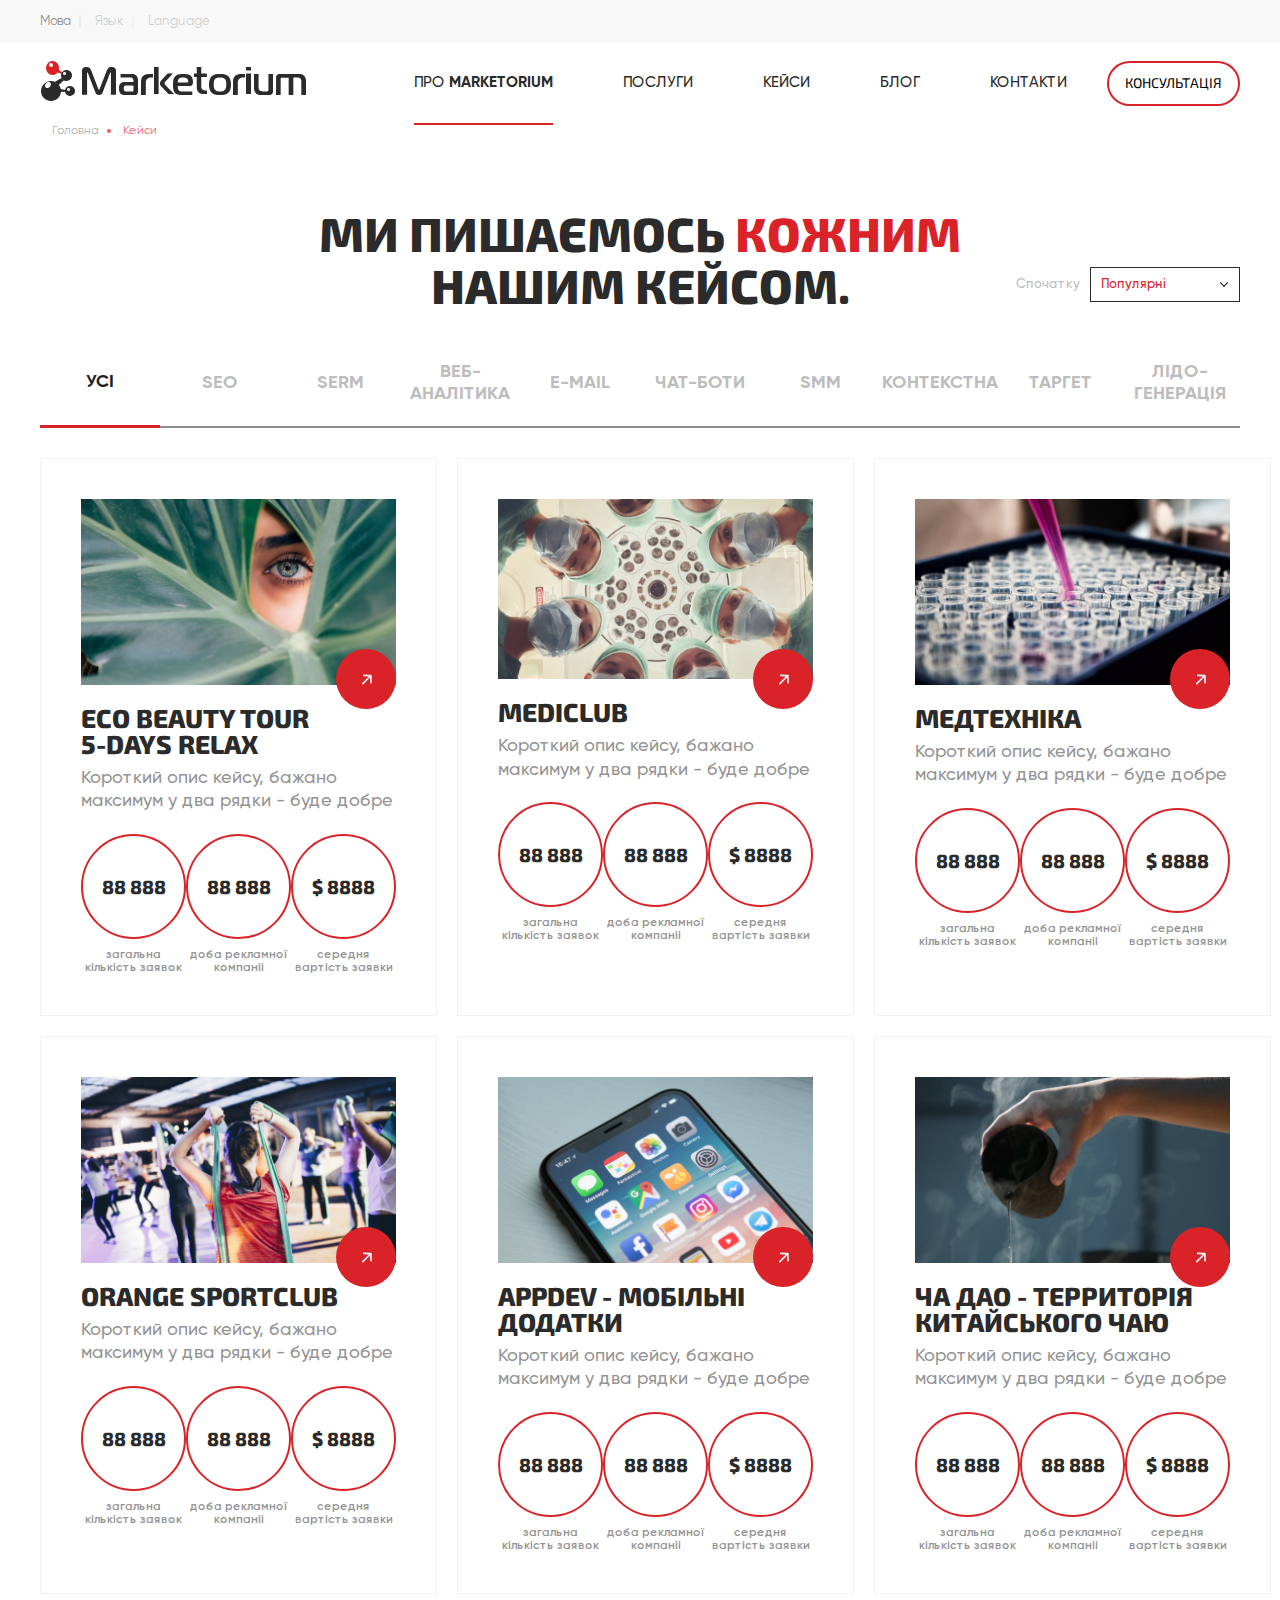
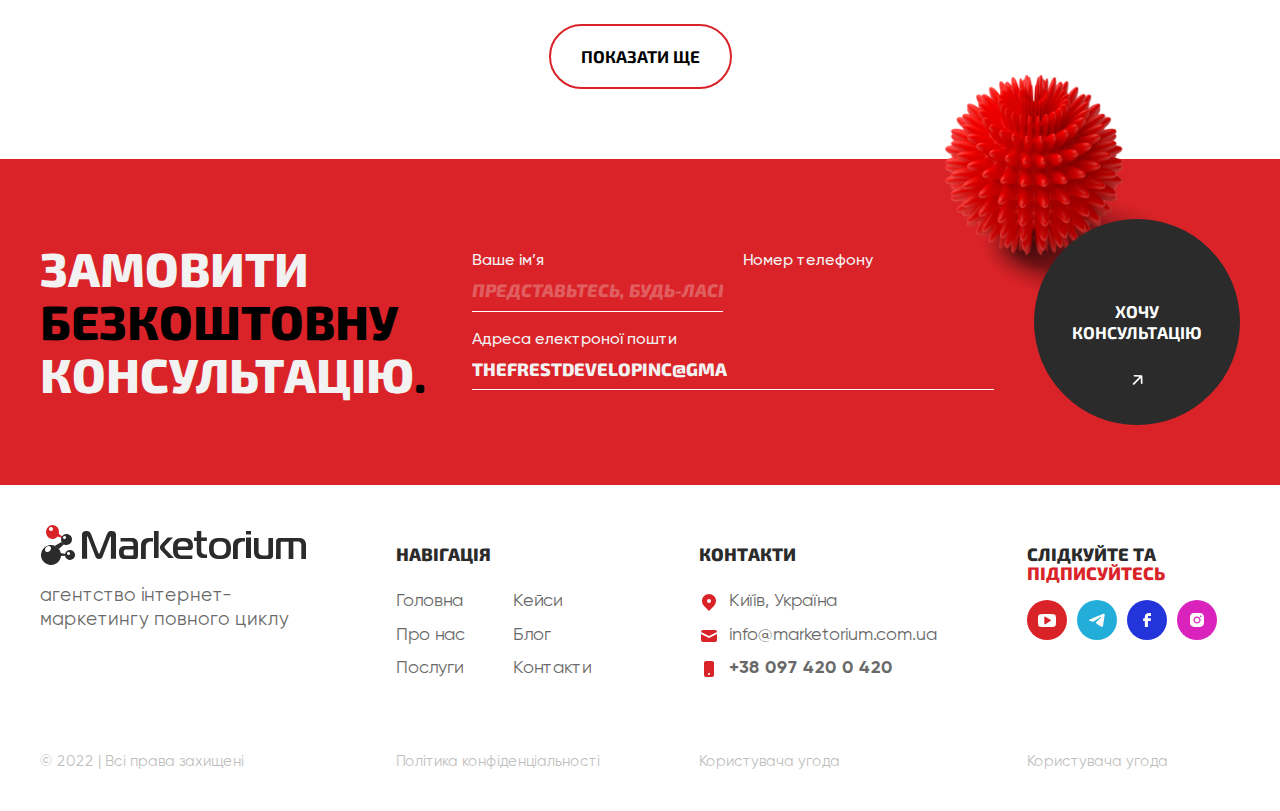
<file: portfolio.html>
<!DOCTYPE html>
<html lang="ua">
<head>
    <meta charset="UTF-8">
    <meta http-equiv="X-UA-Compatible" content="IE=edge">
    <meta name="viewport" content="width=device-width, initial-scale=1.0">
    <meta name="keywords" content=""> <!--TODO-->
    <meta name="description" content=""> <!--TODO-->
    <title>Marker</title> <!--TODO-->
    <link rel="stylesheet"href="https://cdn.jsdelivr.net/npm/swiper@8/swiper-bundle.min.css"/>
    <link rel="stylesheet" href="/success/style/style.min.css"><!--V-->
    <script src="https://code.jquery.com/jquery-3.6.1.min.js"integrity="sha256-o88AwQnZB+VDvE9tvIXrMQaPlFFSUTR+nldQm1LuPXQ="crossorigin="anonymous"></script>
    <script src="https://cdn.jsdelivr.net/npm/swiper@8/swiper-bundle.min.js"></script>
    <link rel="stylesheet"href="https://cdn.jsdelivr.net/npm/swiper@8/swiper-bundle.min.css"/>
</head>
<body>
    <header>
        <div class="leng-container">
            <div class="container">
                <a href="#" class="active">Мова</a>
                <a href="#">Язык</a>
                <a href="#">Language</a>
            </div>
        </div>
        <div class="header-container">
            <div class="container">
                <div class="logo">
                    <svg width="266" height="40" viewBox="0 0 266 40" fill="none" xmlns="http://www.w3.org/2000/svg">
                        <path d="M62.8962 30.7108C62.1151 32.7838 61.4168 34 59 34C56.3903 34 55.7654 32.4337 55.1038 30.7108L48.12 12.4587C48.0005 12.1454 47.6881 11.5373 47.4584 11.5373C47.0265 11.5373 47.0265 12.2376 47.0265 12.3574L47.1459 33.6683H42V9.60251C42 6.04607 45.6297 6 46.4016 6C49.5627 6 50.4632 7.60317 51.1984 9.51959L58.2557 27.7808C58.4946 28.3705 58.7703 28.7943 59 28.7943C59.2297 28.7943 59.5054 28.3705 59.7443 27.7808L66.8016 9.51959C67.9686 6.43304 69.6411 6 71.5984 6C74.1254 6 76 7.09642 76 9.60251V33.6867H70.854L71.0103 12.3758C71.0103 11.6295 70.6978 11.5558 70.5416 11.5558C70.3854 11.5558 69.9995 12.1454 69.88 12.4771L62.8962 30.7108Z" fill="#2A2B2A"/>
                        <path d="M92.2076 13.0651C93.7821 13.0122 95.3136 13.5932 96.4702 14.6824C97.5579 16.0762 98.0979 17.832 97.9854 19.6086V30.4556C98.0599 31.4252 97.7658 32.3868 97.1639 33.1419C96.366 33.7822 95.3536 34.0791 94.3435 33.9691H84.5404C83.2187 34.1141 81.892 33.7456 80.8255 32.9374C79.1552 31.4781 79 28.8012 79 27.2582C79 25.3993 79.2008 23.5403 80.7434 22.174C81.7941 21.2856 83.1418 20.8458 84.5039 20.947H93.4124V19.4506C93.4592 18.7433 93.2515 18.0429 92.8283 17.4801C92.5575 17.1596 92.2164 16.9085 91.8327 16.747C91.449 16.5856 91.0334 16.5183 90.6194 16.5506H80.5517V13L92.2076 13.0651ZM85.9004 24.4977C85.5872 24.4824 85.2746 24.5387 84.9855 24.6625C84.6965 24.7864 84.4383 24.9746 84.2301 25.2134C83.8149 25.8826 83.6376 26.6765 83.7281 27.4627C83.6704 28.2865 83.8892 29.1059 84.3488 29.7864C84.7452 30.1746 85.2686 30.3998 85.8183 30.4185H92.1346C92.4861 30.4498 92.8381 30.3651 93.1386 30.1768C93.2596 30.0726 93.3518 29.938 93.4062 29.7864C93.4606 29.6349 93.4754 29.4715 93.449 29.3124V24.4977H85.9004Z" fill="#2A2B2A"/>
                        <path d="M101.029 20.9006C101.029 18.6087 101.443 16.354 103.281 14.8168C105.282 13.1118 108.092 13 109.767 13H113V16.6056H110.998C110.247 16.5403 109.491 16.6376 108.783 16.8906C108.076 17.1437 107.435 17.5459 106.909 18.0683C106.068 19.276 105.681 20.7263 105.812 22.177V34H101L101.029 20.9006Z" fill="#2A2B2A"/>
                        <path d="M114 6H118.61V33H114V6ZM128.523 33L121.358 25.5116C120.504 24.7017 119.998 23.5983 119.947 22.4308C119.971 21.8473 120.111 21.2741 120.359 20.7439C120.608 20.2137 120.96 19.737 121.395 19.341L127.656 12.5614H132.986L125.194 20.8132C124.991 21.0017 124.827 21.2281 124.714 21.4792C124.6 21.7304 124.537 22.0013 124.53 22.2763C124.62 23.0002 124.966 23.6695 125.508 24.1666L134 33H128.523Z" fill="#2A2B2A"/>
                        <path d="M140.821 34C138.712 34 136.215 33.8047 134.483 31.3494C133.12 29.3778 133 26.4947 133 23.7325C133 19.8264 133.193 16.9526 135.469 14.9717C137.744 12.9907 141.254 13 143.207 13C145.63 13 148.126 13.1209 150.042 14.3392C152.465 15.8831 152.981 18.4872 152.981 21.1284C153.034 21.6945 152.975 22.2656 152.808 22.8085C152.64 23.3514 152.367 23.8552 152.005 24.2905C151.707 24.5695 151.355 24.7836 150.971 24.9195C150.588 25.0555 150.181 25.1105 149.775 25.081H137.735C137.733 26.0454 137.822 27.0077 138.002 27.9548C138.592 30.2055 140.508 30.4473 142.184 30.4473H152.318V34H140.821ZM147.27 21.5283C148.191 21.5283 148.283 20.8587 148.283 20.3007C148.285 19.7646 148.167 19.235 147.937 18.7517C147.708 18.2684 147.372 17.8441 146.956 17.5106C145.788 16.7823 144.418 16.456 143.05 16.5806C141.834 16.5806 139.955 16.5806 138.702 17.9663C137.781 19.0266 137.781 20.1705 137.781 21.5562L147.27 21.5283Z" fill="#2A2B2A"/>
                        <path d="M164.169 32.9636C161.481 32.9636 160.03 32.5 158.793 31.4545C157.557 30.4091 156.777 28.8727 156.777 26.2909V16.0364H154V12.5636H156.777V6H161.257V12.5636H166.884V16.0364H161.257V24.2182C161.257 25.6091 161.15 27.5364 162.44 28.6182C163.425 29.4727 165.127 29.5273 165.898 29.5273H167V33L164.169 32.9636Z" fill="#2A2B2A"/>
                        <path d="M188.343 15.2178C190.724 17.4264 191 21.296 191 23.4316C191 27.7666 189.869 30.3586 188.343 31.7914C186.127 33.8449 182.377 34 179.995 34C177.614 34 173.909 33.8449 171.648 31.7914C169.193 29.5463 169 25.6767 169 23.5776C169 21.2504 169.267 17.3807 171.648 15.1721C174.029 12.9635 177.541 13 179.995 13C182.45 13 186.081 13.0822 188.343 15.1721M175.04 28.8071C176.373 30.3129 178.359 30.5046 179.995 30.5046C181.632 30.5046 183.544 30.3129 184.914 28.8071C186.284 27.3012 186.284 25.3207 186.284 23.532C186.284 22.0261 186.394 19.6989 184.951 18.1109C183.507 16.5229 181.641 16.4864 179.995 16.4864C178.515 16.4864 176.318 16.6415 175.003 18.1109C173.689 19.5802 173.716 22.2177 173.716 23.532C173.716 25.2386 173.716 27.3286 175.04 28.8071Z" fill="#2A2B2A"/>
                        <path d="M193.029 20.9006C193.029 18.6087 193.443 16.354 195.281 14.8168C197.273 13.1118 200.092 13 201.767 13H205V16.6056H202.998C202.247 16.5403 201.491 16.6376 200.783 16.8906C200.076 17.1437 199.435 17.5459 198.909 18.0683C198.068 19.276 197.681 20.7263 197.812 22.177V34H193L193.029 20.9006Z" fill="#2A2B2A"/>
                        <path d="M206 6H211V9.58968H206V6ZM206 12.5614H211V33H206V12.5614Z" fill="#2A2B2A"/>
                        <path d="M231.908 33.1791C230.958 33.8146 229.822 34.0947 228.693 33.9717H221.443C219.077 33.9717 217.488 33.6173 216.1 32.3865C214.393 30.8852 214 28.787 214 26.2134V13H218.566V25.3835C218.566 27.2484 218.758 28.2742 219.342 29.0668C220.155 30.2137 221.397 30.4096 222.995 30.4096H226.748C227.229 30.4477 227.705 30.2901 228.073 29.9713C228.21 29.7998 228.312 29.6012 228.372 29.3879C228.432 29.1746 228.448 28.9511 228.42 28.7311V13H232.986V30.2137C233.034 30.7596 232.961 31.3095 232.773 31.8228C232.585 32.3361 232.286 32.7996 231.899 33.1791" fill="#2A2B2A"/>
                        <path d="M236.112 16.6415C236.083 15.8109 236.29 14.989 236.709 14.2706C237.103 13.8281 237.595 13.4838 238.146 13.2658C238.697 13.0477 239.293 12.962 239.883 13.0155H258.778C260.281 13.0155 262.614 13.2851 264.127 14.6704C265.402 16.07 266.073 17.9139 265.994 19.8026V33.9256H261.326V20.5372C261.403 19.4783 261.091 18.4276 260.449 17.5805C260.082 17.2229 259.642 16.9493 259.158 16.7791C258.674 16.6089 258.159 16.546 257.648 16.595H253.335V33.9535H248.668V16.6415H241.89C241.707 16.6174 241.52 16.6332 241.342 16.6878C241.165 16.7424 241.002 16.8344 240.864 16.9576C240.789 17.032 240.668 17.2644 240.668 18.0547V34H236L236.112 16.6415Z" fill="#2A2B2A"/>
                        <path d="M15 20.722L21.4324 17L22.1076 17.8639L23.1471 18.8651L24 19.2526L18.8203 24L15 20.722Z" fill="#2A2B2A"/>
                        <path d="M19.9907 28L26 28.8835L25.8131 29.5728L25.7196 30.699L18 31L19.9907 28Z" fill="#2A2B2A"/>
                        <path d="M16 10.9785L22.419 13L23 11.9844L17.5524 8L16 10.9785Z" fill="#DA2328"/>
                        <path d="M19 7.00002C19 8.38449 18.6188 9.73784 17.9046 10.889C17.1903 12.0401 16.1752 12.9373 14.9874 13.4671C13.7997 13.997 12.4928 14.1356 11.2319 13.8655C9.97103 13.5954 8.81285 12.9287 7.90381 11.9498C6.99477 10.9708 6.3757 9.72352 6.1249 8.36565C5.87409 7.00778 6.00282 5.6003 6.49479 4.32122C6.98676 3.04214 7.81988 1.94888 8.8888 1.17971C9.95772 0.410541 11.2144 0 12.5 0C14.2239 0 15.8772 0.737498 17.0962 2.05025C18.3152 3.36301 19 5.1435 19 7.00002Z" fill="#DA2328"/>
                        <path d="M21 29.991C21.0018 31.9696 20.4166 33.9042 19.3184 35.5501C18.2203 37.196 16.6586 38.4791 14.831 39.2371C13.0034 39.9951 10.992 40.1939 9.05131 39.8083C7.11066 39.4227 5.328 38.4701 3.92893 37.0711C2.52987 35.672 1.57728 33.8894 1.19171 31.9487C0.806149 30.0081 1.00494 27.9966 1.76293 26.169C2.52092 24.3414 3.80404 22.7797 5.4499 21.6816C7.09577 20.5834 9.03041 19.9982 11.009 20C13.6588 20 16.2 21.0526 18.0737 22.9263C19.9474 24.8 21 27.3412 21 29.991Z" fill="#2A2B2A"/>
                        <path d="M32 14.5C32 15.5878 31.6774 16.6512 31.0731 17.5556C30.4687 18.4601 29.6098 19.1651 28.6048 19.5813C27.5998 19.9976 26.4939 20.1065 25.427 19.8943C24.3601 19.6821 23.3801 19.1583 22.6109 18.3891C21.8417 17.6199 21.3179 16.6399 21.1057 15.573C20.8935 14.5061 21.0024 13.4002 21.4187 12.3952C21.835 11.3903 22.5399 10.5313 23.4444 9.92691C24.3488 9.32256 25.4122 9 26.5 9C27.958 9.00239 29.3555 9.58263 30.3865 10.6136C31.4174 11.6445 31.9976 13.0421 32 14.5Z" fill="#2A2B2A"/>
                        <path d="M35 29.9909C35.0018 30.9802 34.7101 31.9478 34.1617 32.7712C33.6134 33.5947 32.8331 34.237 31.9197 34.6168C31.0062 34.9966 30.0006 35.0969 29.0301 34.905C28.0596 34.7131 27.1678 34.2376 26.4677 33.5387C25.7675 32.8398 25.2904 31.9489 25.0967 30.9788C24.9031 30.0086 25.0016 29.0028 25.3797 28.0887C25.7579 27.1745 26.3988 26.3931 27.2212 25.8433C28.0436 25.2935 29.0107 25 30 25C31.3245 25 32.5949 25.5255 33.5323 26.4613C34.4698 27.397 34.9976 28.6664 35 29.9909Z" fill="#2A2B2A"/>
                        <path d="M12.7007 5.14803C12.8983 4.81873 13.002 4.43874 13 4.05149C12.9979 3.66424 12.8903 3.28541 12.6892 2.95834C12.4882 2.63126 12.2019 2.36915 11.8632 2.202C11.5245 2.03486 11.147 1.96945 10.7739 2.01322C10.4008 2.057 10.0472 2.20819 9.75357 2.44953C9.45991 2.69087 9.23808 3.01261 9.11343 3.3779C8.98877 3.74319 8.96634 4.1373 9.04871 4.51512C9.13108 4.89294 9.31492 5.23919 9.57919 5.5143C10.0433 5.88459 10.6291 6.05351 11.2121 5.9851C11.7951 5.9167 12.3292 5.61637 12.7007 5.14803Z" fill="white"/>
                        <path d="M9.91159 25.8226C11.1943 24.5071 11.3671 22.6151 10.3028 21.615C9.23839 20.6148 7.35529 20.8581 6.08169 22.1736C4.80809 23.489 4.63525 25.3721 5.69052 26.3812C6.74579 27.3903 8.63799 27.138 9.91159 25.8226Z" fill="white"/>
                        <path d="M29.7076 29.4609C29.8752 29.2266 29.9752 28.9483 29.996 28.658C30.0167 28.3678 29.9574 28.0774 29.8249 27.8204C29.6924 27.5633 29.492 27.35 29.2469 27.2051C29.0018 27.0602 28.722 26.9895 28.4396 27.0013C28.1572 27.013 27.8837 27.1066 27.6508 27.2714C27.4178 27.4362 27.2348 27.6653 27.1228 27.9325C27.0108 28.1997 26.9744 28.4941 27.0178 28.7817C27.0612 29.0692 27.1825 29.3384 27.368 29.558C27.6935 29.8587 28.12 30.0167 28.5569 29.9986C28.9938 29.9805 29.4067 29.7875 29.7076 29.4609Z" fill="white"/>
                        <path d="M25.8413 13.2342C25.9674 12.975 26.02 12.6846 25.9932 12.3961C25.9663 12.1076 25.861 11.8327 25.6893 11.6029C25.5177 11.3731 25.2866 11.1976 25.0225 11.0967C24.7585 10.9957 24.4721 10.9733 24.1963 11.032C23.9204 11.0907 23.6662 11.2281 23.4627 11.4285C23.2592 11.6289 23.1147 11.8843 23.0457 12.1653C22.9767 12.4463 22.986 12.7416 23.0725 13.0174C23.159 13.2932 23.3193 13.5384 23.535 13.7249C23.9053 13.97 24.3543 14.0559 24.7855 13.9641C25.2167 13.8724 25.5958 13.6103 25.8413 13.2342Z" fill="white"/>
                    </svg>                    
                </div>
                <div class="list">
                    <ul class="list">
                        <li class="active"><a href="#">ПРО <b>Marketorium</b></a></li>
                        <li><a href="#">ПОСЛУГИ</a></li>
                        <li><a href="#">КЕЙСИ</a></li>
                        <li><a href="#">БЛОГ</a></li>
                        <li><a href="#">КОНТАКТИ</a></li>
                        <li class="button-ui-list"><button>КОНСУЛЬТАЦІЯ</button></li>
                    </ul>
                </div>
            </div>
        </div>
    </header>
    <main class="portfolio-page">
        <div class="container">
            <div class="crumbs-container">
                <a href="#">Головна</a>
                <a class="active">Кейси</a>
            </div>
        </div>
        <section class="section__cases">
            <div class="container">
                <h2>МИ ПИШАЄМОСЬ <span>КОЖНИМ</span> НАШИМ КЕЙСОМ.</h2>
                <div class="select-wrapper">
                    <span class="title">Спочатку</span>
                    <div class="select-init">
                        <div class="display">
                            <span class="title">Популярні</span>
                            <svg width="10" height="10" viewBox="0 0 10 10" fill="none" xmlns="http://www.w3.org/2000/svg">
                                <path d="M1.17609 3.1912C1.28888 3.06877 1.44183 3 1.60131 3C1.76079 3 1.91374 3.06877 2.02652 3.1912L5.00363 6.42372L7.98074 3.1912C8.09417 3.07224 8.2461 3.00642 8.40379 3.00791C8.56149 3.0094 8.71233 3.07808 8.82384 3.19915C8.93536 3.32023 8.99861 3.48402 8.99998 3.65524C9.00135 3.82647 8.94073 3.99143 8.83117 4.11459L5.42885 7.8088C5.31606 7.93123 5.16311 8 5.00363 8C4.84415 8 4.6912 7.93123 4.57842 7.8088L1.17609 4.11459C1.06334 3.99213 1 3.82606 1 3.65289C1 3.47973 1.06334 3.31366 1.17609 3.1912Z" fill="#2A2B2A"/>
                            </svg>                                
                        </div>
                        <ul class="list">
                            <li data-type="populars" class="active">Популярні</li>
                            <li data-type="new">Нові</li>
                            <li data-type="obj">Обговорювані</li>
                        </ul>
                    </div>
                </div>
                <div class="container-cases">
                    <div class="header">
                        <ul class="filter_list">
                            <li class="active">УСІ</li>
                            <li>SEO</li>
                            <li>SERM</li>
                            <li>Веб-аналітика</li>
                            <li>E-mail</li>
                            <li>ЧАТ-БОТИ</li>
                            <li>SMM</li>
                            <li>КОНТЕКСТНА</li>
                            <li>ТАРГЕТ</li>
                            <li>лідо-генерація</li>
                        </ul>
                    </div>
                    <div class="wrapper-cards">
                        <div class="card">
                            <div class="image">
                                <button class="btn-ui-custom"><svg width="11" height="11" viewBox="0 0 11 11" fill="none" xmlns="http://www.w3.org/2000/svg">
                                    <path d="M1.94221 1.41302C1.93622 1.19155 2.01844 0.981558 2.17079 0.829213C2.32313 0.676867 2.53313 0.594647 2.7546 0.600633L9.84159 0.79324C10.0631 0.799292 10.2778 0.893057 10.4387 1.05391C10.5995 1.21477 10.6933 1.42955 10.6994 1.65102L10.892 8.73801C10.8941 8.95687 10.8101 9.16314 10.6581 9.3124C10.5061 9.46166 10.2982 9.54196 10.0792 9.53601C9.8602 9.53006 9.64762 9.43833 9.48726 9.28058C9.32689 9.12283 9.23156 8.91169 9.2218 8.69262L9.084 3.62188L2.42747 10.2784C2.27509 10.4308 2.06505 10.513 1.84353 10.507C1.62202 10.501 1.40719 10.4072 1.2463 10.2463C1.08541 10.0854 0.991645 9.87058 0.985625 9.64907C0.979605 9.42756 1.06183 9.21751 1.2142 9.06514L7.87073 2.40861L2.79999 2.2708C2.57852 2.26475 2.36374 2.17098 2.20288 2.01013C2.04202 1.84927 1.94826 1.63449 1.94221 1.41302Z" fill="#F2F2F2"/>
                                    </svg>
                                </button>
                                <img src="/success/images/resourse/cases/1.png" alt="case"/>
                            </div>
                            <div class="main">
                                <h3>Eco beauty tour <br> 5-days relax</h3>
                                <p>Короткий опис кейсу, бажано максимум у два рядки - буде добре    </p>
                                <div class="wrapper-info">
                                    <div class="wrapper">
                                        <div class="circle">
                                            <span class="title">88 888</span>
                                        </div>
                                        <p>загальна кількість заявок</p>
                                    </div>
                                    <div class="wrapper">
                                        <div class="circle">
                                            <span class="title">88 888</span>
                                        </div>
                                        <p>доба рекламної компаніі</p>
                                    </div>
                                    <div class="wrapper">
                                        <div class="circle">
                                            <span class="title">$ 8888</span>
                                        </div>
                                        <p>середня вартість заявки</p>
                                    </div>
                                </div>
                            </div>
                        </div>

                        <div class="card">
                            <div class="image">
                                <button class="btn-ui-custom"><svg width="11" height="11" viewBox="0 0 11 11" fill="none" xmlns="http://www.w3.org/2000/svg">
                                    <path d="M1.94221 1.41302C1.93622 1.19155 2.01844 0.981558 2.17079 0.829213C2.32313 0.676867 2.53313 0.594647 2.7546 0.600633L9.84159 0.79324C10.0631 0.799292 10.2778 0.893057 10.4387 1.05391C10.5995 1.21477 10.6933 1.42955 10.6994 1.65102L10.892 8.73801C10.8941 8.95687 10.8101 9.16314 10.6581 9.3124C10.5061 9.46166 10.2982 9.54196 10.0792 9.53601C9.8602 9.53006 9.64762 9.43833 9.48726 9.28058C9.32689 9.12283 9.23156 8.91169 9.2218 8.69262L9.084 3.62188L2.42747 10.2784C2.27509 10.4308 2.06505 10.513 1.84353 10.507C1.62202 10.501 1.40719 10.4072 1.2463 10.2463C1.08541 10.0854 0.991645 9.87058 0.985625 9.64907C0.979605 9.42756 1.06183 9.21751 1.2142 9.06514L7.87073 2.40861L2.79999 2.2708C2.57852 2.26475 2.36374 2.17098 2.20288 2.01013C2.04202 1.84927 1.94826 1.63449 1.94221 1.41302Z" fill="#F2F2F2"/>
                                    </svg>
                                </button>
                                <img src="/success/images/resourse/cases/2.png" alt="case"/>
                            </div>
                            <div class="main">
                                <h3>Mediclub</h3>
                                <p>Короткий опис кейсу, бажано максимум у два рядки - буде добре</p>
                                <div class="wrapper-info">
                                    <div class="wrapper">
                                        <div class="circle">
                                            <span class="title">88 888</span>
                                        </div>
                                        <p>загальна кількість заявок</p>
                                    </div>
                                    <div class="wrapper">
                                        <div class="circle">
                                            <span class="title">88 888</span>
                                        </div>
                                        <p>доба рекламної компаніі</p>
                                    </div>
                                    <div class="wrapper">
                                        <div class="circle">
                                            <span class="title">$ 8888</span>
                                        </div>
                                        <p>середня вартість заявки</p>
                                    </div>
                                </div>
                            </div>
                        </div>

                        <div class="card">
                            <div class="image">
                                <button class="btn-ui-custom"><svg width="11" height="11" viewBox="0 0 11 11" fill="none" xmlns="http://www.w3.org/2000/svg">
                                    <path d="M1.94221 1.41302C1.93622 1.19155 2.01844 0.981558 2.17079 0.829213C2.32313 0.676867 2.53313 0.594647 2.7546 0.600633L9.84159 0.79324C10.0631 0.799292 10.2778 0.893057 10.4387 1.05391C10.5995 1.21477 10.6933 1.42955 10.6994 1.65102L10.892 8.73801C10.8941 8.95687 10.8101 9.16314 10.6581 9.3124C10.5061 9.46166 10.2982 9.54196 10.0792 9.53601C9.8602 9.53006 9.64762 9.43833 9.48726 9.28058C9.32689 9.12283 9.23156 8.91169 9.2218 8.69262L9.084 3.62188L2.42747 10.2784C2.27509 10.4308 2.06505 10.513 1.84353 10.507C1.62202 10.501 1.40719 10.4072 1.2463 10.2463C1.08541 10.0854 0.991645 9.87058 0.985625 9.64907C0.979605 9.42756 1.06183 9.21751 1.2142 9.06514L7.87073 2.40861L2.79999 2.2708C2.57852 2.26475 2.36374 2.17098 2.20288 2.01013C2.04202 1.84927 1.94826 1.63449 1.94221 1.41302Z" fill="#F2F2F2"/>
                                    </svg>
                                </button>
                                <img src="/success/images/resourse/cases/3.png" alt="case"/>
                            </div>
                            <div class="main">
                                <h3>Медтехніка</h3>
                                <p>Короткий опис кейсу, бажано максимум у два рядки - буде добре</p>
                                <div class="wrapper-info">
                                    <div class="wrapper">
                                        <div class="circle">
                                            <span class="title">88 888</span>
                                        </div>
                                        <p>загальна кількість заявок</p>
                                    </div>
                                    <div class="wrapper">
                                        <div class="circle">
                                            <span class="title">88 888</span>
                                        </div>
                                        <p>доба рекламної компаніі</p>
                                    </div>
                                    <div class="wrapper">
                                        <div class="circle">
                                            <span class="title">$ 8888</span>
                                        </div>
                                        <p>середня вартість заявки</p>
                                    </div>
                                </div>
                            </div>
                        </div>

                        <div class="card">
                            <div class="image">
                                <button class="btn-ui-custom"><svg width="11" height="11" viewBox="0 0 11 11" fill="none" xmlns="http://www.w3.org/2000/svg">
                                    <path d="M1.94221 1.41302C1.93622 1.19155 2.01844 0.981558 2.17079 0.829213C2.32313 0.676867 2.53313 0.594647 2.7546 0.600633L9.84159 0.79324C10.0631 0.799292 10.2778 0.893057 10.4387 1.05391C10.5995 1.21477 10.6933 1.42955 10.6994 1.65102L10.892 8.73801C10.8941 8.95687 10.8101 9.16314 10.6581 9.3124C10.5061 9.46166 10.2982 9.54196 10.0792 9.53601C9.8602 9.53006 9.64762 9.43833 9.48726 9.28058C9.32689 9.12283 9.23156 8.91169 9.2218 8.69262L9.084 3.62188L2.42747 10.2784C2.27509 10.4308 2.06505 10.513 1.84353 10.507C1.62202 10.501 1.40719 10.4072 1.2463 10.2463C1.08541 10.0854 0.991645 9.87058 0.985625 9.64907C0.979605 9.42756 1.06183 9.21751 1.2142 9.06514L7.87073 2.40861L2.79999 2.2708C2.57852 2.26475 2.36374 2.17098 2.20288 2.01013C2.04202 1.84927 1.94826 1.63449 1.94221 1.41302Z" fill="#F2F2F2"/>
                                    </svg>
                                </button>
                                <img src="/success/images/resourse/cases/4.png" alt="case"/>
                            </div>
                            <div class="main">
                                <h3>ORANGE SPORTCLUB</h3>
                                <p>Короткий опис кейсу, бажано максимум у два рядки - буде добре</p>
                                <div class="wrapper-info">
                                    <div class="wrapper">
                                        <div class="circle">
                                            <span class="title">88 888</span>
                                        </div>
                                        <p>загальна кількість заявок</p>
                                    </div>
                                    <div class="wrapper">
                                        <div class="circle">
                                            <span class="title">88 888</span>
                                        </div>
                                        <p>доба рекламної компаніі</p>
                                    </div>
                                    <div class="wrapper">
                                        <div class="circle">
                                            <span class="title">$ 8888</span>
                                        </div>
                                        <p>середня вартість заявки</p>
                                    </div>
                                </div>
                            </div>
                        </div>

                        <div class="card">
                            <div class="image">
                                <button class="btn-ui-custom"><svg width="11" height="11" viewBox="0 0 11 11" fill="none" xmlns="http://www.w3.org/2000/svg">
                                    <path d="M1.94221 1.41302C1.93622 1.19155 2.01844 0.981558 2.17079 0.829213C2.32313 0.676867 2.53313 0.594647 2.7546 0.600633L9.84159 0.79324C10.0631 0.799292 10.2778 0.893057 10.4387 1.05391C10.5995 1.21477 10.6933 1.42955 10.6994 1.65102L10.892 8.73801C10.8941 8.95687 10.8101 9.16314 10.6581 9.3124C10.5061 9.46166 10.2982 9.54196 10.0792 9.53601C9.8602 9.53006 9.64762 9.43833 9.48726 9.28058C9.32689 9.12283 9.23156 8.91169 9.2218 8.69262L9.084 3.62188L2.42747 10.2784C2.27509 10.4308 2.06505 10.513 1.84353 10.507C1.62202 10.501 1.40719 10.4072 1.2463 10.2463C1.08541 10.0854 0.991645 9.87058 0.985625 9.64907C0.979605 9.42756 1.06183 9.21751 1.2142 9.06514L7.87073 2.40861L2.79999 2.2708C2.57852 2.26475 2.36374 2.17098 2.20288 2.01013C2.04202 1.84927 1.94826 1.63449 1.94221 1.41302Z" fill="#F2F2F2"/>
                                    </svg>
                                </button>
                                <img src="/success/images/resourse/cases/5.png" alt="case"/>
                            </div>
                            <div class="main">
                                <h3>APPDEV - мобільні додатки</h3>
                                <p>Короткий опис кейсу, бажано максимум у два рядки - буде добре</p>
                                <div class="wrapper-info">
                                    <div class="wrapper">
                                        <div class="circle">
                                            <span class="title">88 888</span>
                                        </div>
                                        <p>загальна кількість заявок</p>
                                    </div>
                                    <div class="wrapper">
                                        <div class="circle">
                                            <span class="title">88 888</span>
                                        </div>
                                        <p>доба рекламної компаніі</p>
                                    </div>
                                    <div class="wrapper">
                                        <div class="circle">
                                            <span class="title">$ 8888</span>
                                        </div>
                                        <p>середня вартість заявки</p>
                                    </div>
                                </div>
                            </div>
                        </div>

                        <div class="card">
                            <div class="image">
                                <button class="btn-ui-custom"><svg width="11" height="11" viewBox="0 0 11 11" fill="none" xmlns="http://www.w3.org/2000/svg">
                                    <path d="M1.94221 1.41302C1.93622 1.19155 2.01844 0.981558 2.17079 0.829213C2.32313 0.676867 2.53313 0.594647 2.7546 0.600633L9.84159 0.79324C10.0631 0.799292 10.2778 0.893057 10.4387 1.05391C10.5995 1.21477 10.6933 1.42955 10.6994 1.65102L10.892 8.73801C10.8941 8.95687 10.8101 9.16314 10.6581 9.3124C10.5061 9.46166 10.2982 9.54196 10.0792 9.53601C9.8602 9.53006 9.64762 9.43833 9.48726 9.28058C9.32689 9.12283 9.23156 8.91169 9.2218 8.69262L9.084 3.62188L2.42747 10.2784C2.27509 10.4308 2.06505 10.513 1.84353 10.507C1.62202 10.501 1.40719 10.4072 1.2463 10.2463C1.08541 10.0854 0.991645 9.87058 0.985625 9.64907C0.979605 9.42756 1.06183 9.21751 1.2142 9.06514L7.87073 2.40861L2.79999 2.2708C2.57852 2.26475 2.36374 2.17098 2.20288 2.01013C2.04202 1.84927 1.94826 1.63449 1.94221 1.41302Z" fill="#F2F2F2"/>
                                    </svg>
                                </button>
                                <img src="/success/images/resourse/cases/6.png" alt="case"/>
                            </div>
                            <div class="main">
                                <h3>ЧА ДАО - тЕРРИТОРІЯ КИТАЙСЬКОГО ЧАЮ</h3>
                                <p>Короткий опис кейсу, бажано максимум у два рядки - буде добре</p>
                                <div class="wrapper-info">
                                    <div class="wrapper">
                                        <div class="circle">
                                            <span class="title">88 888</span>
                                        </div>
                                        <p>загальна кількість заявок</p>
                                    </div>
                                    <div class="wrapper">
                                        <div class="circle">
                                            <span class="title">88 888</span>
                                        </div>
                                        <p>доба рекламної компаніі</p>
                                    </div>
                                    <div class="wrapper">
                                        <div class="circle">
                                            <span class="title">$ 8888</span>
                                        </div>
                                        <p>середня вартість заявки</p>
                                    </div>
                                </div>
                            </div>
                        </div>

                    </div>

                    <div class="more-wrapper">
                        <button class="btn-ui-1">ПОКАЗАТИ ЩЕ </button>
                    </div>
                </div>
            </div>
        </section>
        <section class="feedback__section v2">
            <div class="background-images">
                <img class="bg_3" src="/success/images/service/bg/3.png" alt="bg">
            </div>
            <div class="container">
                <div class="wrapper">
                    <h3>ЗАМОВИТИ <span>БЕЗКОШТОВНУ</span> КОНСУЛЬТАЦІЮ<span>.</span></h3>
                </div>
                <div class="wrapper inputs">
                    <div class="cnt">
                        <div class="wrapper-input">
                            <span class="title">Ваше ім’я</span>
                            <input type="text" placeholder="Представьтесь, будь-ласка" />
                        </div>
                        <div class="wrapper-input">
                            <span class="title">Номер телефону</span>
                        </div>
                        <div class="wrapper-input">
                            <span class="title">Адреса електроної пошти</span>
                            <input type="text" placeholder="Представьтесь, будь-ласка" value="thefrestdevelopinc@gma" />
                        </div>
                    </div>
                </div>
                <div class="wrapper">
                    <button class="btn-ui-result">ХОЧУ <br> КОНСУЛЬТАЦІЮ</button>
                </div>
            </div>
        </section>
    </main>
    <footer>
        <div class="container">
            <div class="wrapper">
                <div class="main">
                    <div class="logo">
                        <svg width="266" height="40" viewBox="0 0 266 40" fill="none" xmlns="http://www.w3.org/2000/svg">
                            <path d="M62.8962 30.7108C62.1151 32.7838 61.4168 34 59 34C56.3903 34 55.7654 32.4337 55.1038 30.7108L48.12 12.4587C48.0005 12.1454 47.6881 11.5373 47.4584 11.5373C47.0265 11.5373 47.0265 12.2376 47.0265 12.3574L47.1459 33.6683H42V9.60251C42 6.04607 45.6297 6 46.4016 6C49.5627 6 50.4632 7.60317 51.1984 9.51959L58.2557 27.7808C58.4946 28.3705 58.7703 28.7943 59 28.7943C59.2297 28.7943 59.5054 28.3705 59.7443 27.7808L66.8016 9.51959C67.9686 6.43304 69.6411 6 71.5984 6C74.1254 6 76 7.09642 76 9.60251V33.6867H70.854L71.0103 12.3758C71.0103 11.6295 70.6978 11.5558 70.5416 11.5558C70.3854 11.5558 69.9995 12.1454 69.88 12.4771L62.8962 30.7108Z" fill="#2A2B2A"/>
                            <path d="M92.2076 13.0651C93.7821 13.0122 95.3136 13.5932 96.4702 14.6824C97.5579 16.0762 98.0979 17.832 97.9854 19.6086V30.4556C98.0599 31.4252 97.7658 32.3868 97.1639 33.1419C96.366 33.7822 95.3536 34.0791 94.3435 33.9691H84.5404C83.2187 34.1141 81.892 33.7456 80.8255 32.9374C79.1552 31.4781 79 28.8012 79 27.2582C79 25.3993 79.2008 23.5403 80.7434 22.174C81.7941 21.2856 83.1418 20.8458 84.5039 20.947H93.4124V19.4506C93.4592 18.7433 93.2515 18.0429 92.8283 17.4801C92.5575 17.1596 92.2164 16.9085 91.8327 16.747C91.449 16.5856 91.0334 16.5183 90.6194 16.5506H80.5517V13L92.2076 13.0651ZM85.9004 24.4977C85.5872 24.4824 85.2746 24.5387 84.9855 24.6625C84.6965 24.7864 84.4383 24.9746 84.2301 25.2134C83.8149 25.8826 83.6376 26.6765 83.7281 27.4627C83.6704 28.2865 83.8892 29.1059 84.3488 29.7864C84.7452 30.1746 85.2686 30.3998 85.8183 30.4185H92.1346C92.4861 30.4498 92.8381 30.3651 93.1386 30.1768C93.2596 30.0726 93.3518 29.938 93.4062 29.7864C93.4606 29.6349 93.4754 29.4715 93.449 29.3124V24.4977H85.9004Z" fill="#2A2B2A"/>
                            <path d="M101.029 20.9006C101.029 18.6087 101.443 16.354 103.281 14.8168C105.282 13.1118 108.092 13 109.767 13H113V16.6056H110.998C110.247 16.5403 109.491 16.6376 108.783 16.8906C108.076 17.1437 107.435 17.5459 106.909 18.0683C106.068 19.276 105.681 20.7263 105.812 22.177V34H101L101.029 20.9006Z" fill="#2A2B2A"/>
                            <path d="M114 6H118.61V33H114V6ZM128.523 33L121.358 25.5116C120.504 24.7017 119.998 23.5983 119.947 22.4308C119.971 21.8473 120.111 21.2741 120.359 20.7439C120.608 20.2137 120.96 19.737 121.395 19.341L127.656 12.5614H132.986L125.194 20.8132C124.991 21.0017 124.827 21.2281 124.714 21.4792C124.6 21.7304 124.537 22.0013 124.53 22.2763C124.62 23.0002 124.966 23.6695 125.508 24.1666L134 33H128.523Z" fill="#2A2B2A"/>
                            <path d="M140.821 34C138.712 34 136.215 33.8047 134.483 31.3494C133.12 29.3778 133 26.4947 133 23.7325C133 19.8264 133.193 16.9526 135.469 14.9717C137.744 12.9907 141.254 13 143.207 13C145.63 13 148.126 13.1209 150.042 14.3392C152.465 15.8831 152.981 18.4872 152.981 21.1284C153.034 21.6945 152.975 22.2656 152.808 22.8085C152.64 23.3514 152.367 23.8552 152.005 24.2905C151.707 24.5695 151.355 24.7836 150.971 24.9195C150.588 25.0555 150.181 25.1105 149.775 25.081H137.735C137.733 26.0454 137.822 27.0077 138.002 27.9548C138.592 30.2055 140.508 30.4473 142.184 30.4473H152.318V34H140.821ZM147.27 21.5283C148.191 21.5283 148.283 20.8587 148.283 20.3007C148.285 19.7646 148.167 19.235 147.937 18.7517C147.708 18.2684 147.372 17.8441 146.956 17.5106C145.788 16.7823 144.418 16.456 143.05 16.5806C141.834 16.5806 139.955 16.5806 138.702 17.9663C137.781 19.0266 137.781 20.1705 137.781 21.5562L147.27 21.5283Z" fill="#2A2B2A"/>
                            <path d="M164.169 32.9636C161.481 32.9636 160.03 32.5 158.793 31.4545C157.557 30.4091 156.777 28.8727 156.777 26.2909V16.0364H154V12.5636H156.777V6H161.257V12.5636H166.884V16.0364H161.257V24.2182C161.257 25.6091 161.15 27.5364 162.44 28.6182C163.425 29.4727 165.127 29.5273 165.898 29.5273H167V33L164.169 32.9636Z" fill="#2A2B2A"/>
                            <path d="M188.343 15.2178C190.724 17.4264 191 21.296 191 23.4316C191 27.7666 189.869 30.3586 188.343 31.7914C186.127 33.8449 182.377 34 179.995 34C177.614 34 173.909 33.8449 171.648 31.7914C169.193 29.5463 169 25.6767 169 23.5776C169 21.2504 169.267 17.3807 171.648 15.1721C174.029 12.9635 177.541 13 179.995 13C182.45 13 186.081 13.0822 188.343 15.1721M175.04 28.8071C176.373 30.3129 178.359 30.5046 179.995 30.5046C181.632 30.5046 183.544 30.3129 184.914 28.8071C186.284 27.3012 186.284 25.3207 186.284 23.532C186.284 22.0261 186.394 19.6989 184.951 18.1109C183.507 16.5229 181.641 16.4864 179.995 16.4864C178.515 16.4864 176.318 16.6415 175.003 18.1109C173.689 19.5802 173.716 22.2177 173.716 23.532C173.716 25.2386 173.716 27.3286 175.04 28.8071Z" fill="#2A2B2A"/>
                            <path d="M193.029 20.9006C193.029 18.6087 193.443 16.354 195.281 14.8168C197.273 13.1118 200.092 13 201.767 13H205V16.6056H202.998C202.247 16.5403 201.491 16.6376 200.783 16.8906C200.076 17.1437 199.435 17.5459 198.909 18.0683C198.068 19.276 197.681 20.7263 197.812 22.177V34H193L193.029 20.9006Z" fill="#2A2B2A"/>
                            <path d="M206 6H211V9.58968H206V6ZM206 12.5614H211V33H206V12.5614Z" fill="#2A2B2A"/>
                            <path d="M231.908 33.1791C230.958 33.8146 229.822 34.0947 228.693 33.9717H221.443C219.077 33.9717 217.488 33.6173 216.1 32.3865C214.393 30.8852 214 28.787 214 26.2134V13H218.566V25.3835C218.566 27.2484 218.758 28.2742 219.342 29.0668C220.155 30.2137 221.397 30.4096 222.995 30.4096H226.748C227.229 30.4477 227.705 30.2901 228.073 29.9713C228.21 29.7998 228.312 29.6012 228.372 29.3879C228.432 29.1746 228.448 28.9511 228.42 28.7311V13H232.986V30.2137C233.034 30.7596 232.961 31.3095 232.773 31.8228C232.585 32.3361 232.286 32.7996 231.899 33.1791" fill="#2A2B2A"/>
                            <path d="M236.112 16.6415C236.083 15.8109 236.29 14.989 236.709 14.2706C237.103 13.8281 237.595 13.4838 238.146 13.2658C238.697 13.0477 239.293 12.962 239.883 13.0155H258.778C260.281 13.0155 262.614 13.2851 264.127 14.6704C265.402 16.07 266.073 17.9139 265.994 19.8026V33.9256H261.326V20.5372C261.403 19.4783 261.091 18.4276 260.449 17.5805C260.082 17.2229 259.642 16.9493 259.158 16.7791C258.674 16.6089 258.159 16.546 257.648 16.595H253.335V33.9535H248.668V16.6415H241.89C241.707 16.6174 241.52 16.6332 241.342 16.6878C241.165 16.7424 241.002 16.8344 240.864 16.9576C240.789 17.032 240.668 17.2644 240.668 18.0547V34H236L236.112 16.6415Z" fill="#2A2B2A"/>
                            <path d="M15 20.722L21.4324 17L22.1076 17.8639L23.1471 18.8651L24 19.2526L18.8203 24L15 20.722Z" fill="#2A2B2A"/>
                            <path d="M19.9907 28L26 28.8835L25.8131 29.5728L25.7196 30.699L18 31L19.9907 28Z" fill="#2A2B2A"/>
                            <path d="M16 10.9785L22.419 13L23 11.9844L17.5524 8L16 10.9785Z" fill="#DA2328"/>
                            <path d="M19 7.00002C19 8.38449 18.6188 9.73784 17.9046 10.889C17.1903 12.0401 16.1752 12.9373 14.9874 13.4671C13.7997 13.997 12.4928 14.1356 11.2319 13.8655C9.97103 13.5954 8.81285 12.9287 7.90381 11.9498C6.99477 10.9708 6.3757 9.72352 6.1249 8.36565C5.87409 7.00778 6.00282 5.6003 6.49479 4.32122C6.98676 3.04214 7.81988 1.94888 8.8888 1.17971C9.95772 0.410541 11.2144 0 12.5 0C14.2239 0 15.8772 0.737498 17.0962 2.05025C18.3152 3.36301 19 5.1435 19 7.00002Z" fill="#DA2328"/>
                            <path d="M21 29.991C21.0018 31.9696 20.4166 33.9042 19.3184 35.5501C18.2203 37.196 16.6586 38.4791 14.831 39.2371C13.0034 39.9951 10.992 40.1939 9.05131 39.8083C7.11066 39.4227 5.328 38.4701 3.92893 37.0711C2.52987 35.672 1.57728 33.8894 1.19171 31.9487C0.806149 30.0081 1.00494 27.9966 1.76293 26.169C2.52092 24.3414 3.80404 22.7797 5.4499 21.6816C7.09577 20.5834 9.03041 19.9982 11.009 20C13.6588 20 16.2 21.0526 18.0737 22.9263C19.9474 24.8 21 27.3412 21 29.991Z" fill="#2A2B2A"/>
                            <path d="M32 14.5C32 15.5878 31.6774 16.6512 31.0731 17.5556C30.4687 18.4601 29.6098 19.1651 28.6048 19.5813C27.5998 19.9976 26.4939 20.1065 25.427 19.8943C24.3601 19.6821 23.3801 19.1583 22.6109 18.3891C21.8417 17.6199 21.3179 16.6399 21.1057 15.573C20.8935 14.5061 21.0024 13.4002 21.4187 12.3952C21.835 11.3903 22.5399 10.5313 23.4444 9.92691C24.3488 9.32256 25.4122 9 26.5 9C27.958 9.00239 29.3555 9.58263 30.3865 10.6136C31.4174 11.6445 31.9976 13.0421 32 14.5Z" fill="#2A2B2A"/>
                            <path d="M35 29.9909C35.0018 30.9802 34.7101 31.9478 34.1617 32.7712C33.6134 33.5947 32.8331 34.237 31.9197 34.6168C31.0062 34.9966 30.0006 35.0969 29.0301 34.905C28.0596 34.7131 27.1678 34.2376 26.4677 33.5387C25.7675 32.8398 25.2904 31.9489 25.0967 30.9788C24.9031 30.0086 25.0016 29.0028 25.3797 28.0887C25.7579 27.1745 26.3988 26.3931 27.2212 25.8433C28.0436 25.2935 29.0107 25 30 25C31.3245 25 32.5949 25.5255 33.5323 26.4613C34.4698 27.397 34.9976 28.6664 35 29.9909Z" fill="#2A2B2A"/>
                            <path d="M12.7007 5.14803C12.8983 4.81873 13.002 4.43874 13 4.05149C12.9979 3.66424 12.8903 3.28541 12.6892 2.95834C12.4882 2.63126 12.2019 2.36915 11.8632 2.202C11.5245 2.03486 11.147 1.96945 10.7739 2.01322C10.4008 2.057 10.0472 2.20819 9.75357 2.44953C9.45991 2.69087 9.23808 3.01261 9.11343 3.3779C8.98877 3.74319 8.96634 4.1373 9.04871 4.51512C9.13108 4.89294 9.31492 5.23919 9.57919 5.5143C10.0433 5.88459 10.6291 6.05351 11.2121 5.9851C11.7951 5.9167 12.3292 5.61637 12.7007 5.14803Z" fill="white"/>
                            <path d="M9.91159 25.8226C11.1943 24.5071 11.3671 22.6151 10.3028 21.615C9.23839 20.6148 7.35529 20.8581 6.08169 22.1736C4.80809 23.489 4.63525 25.3721 5.69052 26.3812C6.74579 27.3903 8.63799 27.138 9.91159 25.8226Z" fill="white"/>
                            <path d="M29.7076 29.4609C29.8752 29.2266 29.9752 28.9483 29.996 28.658C30.0167 28.3678 29.9574 28.0774 29.8249 27.8204C29.6924 27.5633 29.492 27.35 29.2469 27.2051C29.0018 27.0602 28.722 26.9895 28.4396 27.0013C28.1572 27.013 27.8837 27.1066 27.6508 27.2714C27.4178 27.4362 27.2348 27.6653 27.1228 27.9325C27.0108 28.1997 26.9744 28.4941 27.0178 28.7817C27.0612 29.0692 27.1825 29.3384 27.368 29.558C27.6935 29.8587 28.12 30.0167 28.5569 29.9986C28.9938 29.9805 29.4067 29.7875 29.7076 29.4609Z" fill="white"/>
                            <path d="M25.8413 13.2342C25.9674 12.975 26.02 12.6846 25.9932 12.3961C25.9663 12.1076 25.861 11.8327 25.6893 11.6029C25.5177 11.3731 25.2866 11.1976 25.0225 11.0967C24.7585 10.9957 24.4721 10.9733 24.1963 11.032C23.9204 11.0907 23.6662 11.2281 23.4627 11.4285C23.2592 11.6289 23.1147 11.8843 23.0457 12.1653C22.9767 12.4463 22.986 12.7416 23.0725 13.0174C23.159 13.2932 23.3193 13.5384 23.535 13.7249C23.9053 13.97 24.3543 14.0559 24.7855 13.9641C25.2167 13.8724 25.5958 13.6103 25.8413 13.2342Z" fill="white"/>
                        </svg>      
                    </div>
    
                    <p>агентство інтернет-маркетингу повного циклу</p>
                </div>
                <span class="pre">© 2022 | Всі права захищені</span>
            </div>

            <div class="wrapper">
                <div class="main">
                    <h3>НАВІГАЦІЯ</h3>
                    <div class="list-wrapper">
                        <ul class="list">
                            <li><a href="#">Головна</a></li>
                            <li><a href="#">Про нас</a></li>
                            <li><a href="#">Послуги</a></li>
                        </ul>
                        <ul class="list">
                            <li><a href="#">Кейси</a></li>
                            <li><a href="#">Блог</a></li>
                            <li><a href="#">Контакти</a></li>
                        </ul>
                    </div>
                </div>
                <a class="pre" href="#">Політика конфіденціальності</a>
            </div>

            <div class="wrapper">
                <div class="main">
                    <h3>Контакти</h3>
                    <ul class="list">
                        <li><svg width="20" height="20" viewBox="0 0 20 20" fill="none" xmlns="http://www.w3.org/2000/svg">
                            <path fill-rule="evenodd" clip-rule="evenodd" d="M5.05025 4.05025C7.78392 1.31658 12.2161 1.31658 14.9497 4.05025C17.6834 6.78392 17.6834 11.2161 14.9497 13.9497L10 18.8995L5.05025 13.9497C2.31658 11.2161 2.31658 6.78392 5.05025 4.05025ZM10 11C11.1046 11 12 10.1046 12 9C12 7.89543 11.1046 7 10 7C8.89543 7 8 7.89543 8 9C8 10.1046 8.89543 11 10 11Z" fill="#DA2328"/>
                            </svg>
                            <span class="title">Киїів, Україна</span></li>
                        <li> <svg width="20" height="20" viewBox="0 0 20 20" fill="none" xmlns="http://www.w3.org/2000/svg">
                            <path d="M2.00391 5.88355L10.0005 9.88186L17.9973 5.8835C17.9369 4.83315 17.0661 4 16.0006 4H4.00058C2.9351 4 2.06421 4.83318 2.00391 5.88355Z" fill="#DA2328"/>
                            <path d="M18 8.11816L9.99995 12.1182L2 8.11822V14.0003C2 15.1049 2.89543 16.0003 4 16.0003H16C17.1046 16.0003 18 15.1049 18 14.0003V8.11816Z" fill="#DA2328"/>
                            </svg>
                            <span class="title">info@marketorium.com.ua</span></li>
                        <li><svg width="20" height="20" viewBox="0 0 20 20" fill="none" xmlns="http://www.w3.org/2000/svg">
                            <path fill-rule="evenodd" clip-rule="evenodd" d="M7 2C5.89543 2 5 2.89543 5 4V16C5 17.1046 5.89543 18 7 18H13C14.1046 18 15 17.1046 15 16V4C15 2.89543 14.1046 2 13 2H7ZM10 16C10.5523 16 11 15.5523 11 15C11 14.4477 10.5523 14 10 14C9.44772 14 9 14.4477 9 15C9 15.5523 9.44772 16 10 16Z" fill="#DA2328"/>
                            </svg>
                             <a href="tel:+380974200420">+38 097 420 0 420</a></li>
                    </ul>
                </div>
                <a class="pre" href="#">Користувача угода</a>
            </div>

            <div class="wrapper">
                <div class="main">
                    <h3 style="margin-bottom: 16px;">
                        СЛІДКУЙТЕ ТА <span>ПІДПИСУЙТЕСЬ</span>
                    </h3>
                    <ul class="social">
                        <li><a href="#">
                            <svg width="40" height="40" viewBox="0 0 40 40" fill="none" xmlns="http://www.w3.org/2000/svg">
                                <circle cx="20" cy="20" r="20" fill="#DA2328"/>
                                <path d="M29 18.9899C29 18.596 28.9343 18.1364 28.9343 17.6111C28.8686 17.0859 28.8029 16.5606 28.7372 16.101C28.6058 15.5758 28.4088 15.1818 28.0146 14.8535C27.6861 14.5253 27.2263 14.3283 26.7664 14.2626C25.2555 14.0657 23.0219 14 20 14C16.9781 14 14.6788 14.0657 13.2336 14.2626C12.7737 14.3283 12.3139 14.5253 11.9854 14.8535C11.6569 15.1818 11.3942 15.5758 11.2628 16.101C11.1314 16.5606 11.0657 17.0202 11.0657 17.6111C11 18.1364 11 18.596 11 18.9899C11 19.3838 11 19.8434 11 20.5C11 21.1566 11 21.6818 11 22.0101C11 22.404 11.0657 22.8636 11.0657 23.3889C11.1314 23.9141 11.1971 24.4394 11.2628 24.899C11.3942 25.4242 11.5912 25.8182 11.9854 26.1465C12.3139 26.4747 12.7737 26.6717 13.2336 26.7374C14.7445 26.9343 16.9781 27 20 27C23.0219 27 25.3212 26.9343 26.7664 26.7374C27.2263 26.6717 27.6861 26.4747 28.0146 26.1465C28.3431 25.8182 28.6058 25.4242 28.7372 24.899C28.8686 24.4394 28.9343 23.9798 28.9343 23.3889C29 22.8636 29 22.404 29 22.0101C29 21.6162 29 21.1566 29 20.5C29 19.8434 29 19.3182 29 18.9899ZM23.4818 21.0252L18.292 24.2424C18.2263 24.3081 18.0949 24.3737 17.9635 24.3737C17.8321 24.3737 17.7664 24.3737 17.635 24.3081C17.438 24.1768 17.3066 23.9798 17.3066 23.7172V17.2172C17.3066 16.9545 17.438 16.7576 17.635 16.6263C17.8321 16.4949 18.0949 16.4949 18.292 16.6263L23.4818 19.8434C23.6788 19.9747 23.8102 20.1717 23.8102 20.3687C23.8102 20.5657 23.6788 20.8939 23.4818 21.0252Z" fill="#FCFCFC"/>
                            </svg>                                
                        </a></li>
                        <li><a href="#">
                            <svg width="40" height="40" viewBox="0 0 40 40" fill="none" xmlns="http://www.w3.org/2000/svg">
                                <circle cx="20" cy="20" r="20" fill="#23AEDA"/>
                                <path d="M26.376 13.8356C26.376 13.8356 27.833 13.2675 27.7115 14.6472C27.6711 15.2153 27.3068 17.2038 27.0235 19.3546L26.0522 25.7257C26.0522 25.7257 25.9713 26.659 25.2428 26.8214C24.5143 26.9837 23.4215 26.2532 23.2192 26.0909C23.0573 25.9692 20.1838 24.143 19.172 23.2503C18.8887 23.0068 18.5649 22.5198 19.2124 21.9517L23.462 17.8937C23.9477 17.4067 24.4333 16.2704 22.4097 17.6502L16.7437 21.5053C16.7437 21.5053 16.0961 21.9111 14.882 21.5459L12.2513 20.7343C12.2513 20.7343 11.28 20.1256 12.9393 19.5169C16.9865 17.6096 21.9646 15.6617 26.376 13.8356Z" fill="#FCFCFC"/>
                                </svg>
                                                              
                        </a></li>
                        <li><a href="#">
                            <svg width="40" height="40" viewBox="0 0 40 40" fill="none" xmlns="http://www.w3.org/2000/svg">
                                <circle cx="20" cy="20" r="20" fill="#2335DA"/>
                                <path d="M17.8437 27H20.9219V21.098H23.6953L24 18.1651H20.9219V16.6842C20.9219 16.2773 21.2664 15.9474 21.6914 15.9474H24V13H21.6914C19.5663 13 17.8437 14.6495 17.8437 16.6842V18.1651H16.3046L16 21.098H17.8437V27Z" fill="#FCFCFC"/>
                                </svg>
                                                            
                        </a></li>

                        <li><a href="#">
                            <svg width="40" height="40" viewBox="0 0 40 40" fill="none" xmlns="http://www.w3.org/2000/svg">
                            <circle cx="20" cy="20" r="20" fill="#DA23BD"/>
                            <path d="M19.9981 17.6657C18.7128 17.6657 17.6638 18.7146 17.6638 20C17.6638 21.2854 18.7128 22.3343 19.9981 22.3343C21.2835 22.3343 22.3324 21.2854 22.3324 20C22.3324 18.7146 21.2835 17.6657 19.9981 17.6657ZM26.9992 20C26.9992 19.0333 27.008 18.0754 26.9537 17.1105C26.8994 15.9898 26.6437 14.9951 25.8242 14.1756C25.0029 13.3543 24.01 13.1003 22.8893 13.0461C21.9226 12.9918 20.9648 13.0005 19.9999 13.0005C19.0332 13.0005 18.0754 12.9918 17.1105 13.0461C15.9897 13.1003 14.9951 13.356 14.1755 14.1756C13.3543 14.9969 13.1003 15.9898 13.0461 17.1105C12.9918 18.0772 13.0005 19.0351 13.0005 20C13.0005 20.9649 12.9918 21.9246 13.0461 22.8895C13.1003 24.0102 13.356 25.0049 14.1755 25.8244C14.9968 26.6457 15.9897 26.8997 17.1105 26.9539C18.0771 27.0082 19.035 26.9995 19.9999 26.9995C20.9665 26.9995 21.9244 27.0082 22.8893 26.9539C24.01 26.8997 25.0047 26.644 25.8242 25.8244C26.6455 25.0031 26.8994 24.0102 26.9537 22.8895C27.0097 21.9246 26.9992 20.9667 26.9992 20ZM19.9981 23.5917C18.0106 23.5917 16.4065 21.9876 16.4065 20C16.4065 18.0124 18.0106 16.4083 19.9981 16.4083C21.9857 16.4083 23.5897 18.0124 23.5897 20C23.5897 21.9876 21.9857 23.5917 19.9981 23.5917ZM23.7368 17.1C23.2728 17.1 22.898 16.7253 22.898 16.2612C22.898 15.7972 23.2728 15.4224 23.7368 15.4224C24.2009 15.4224 24.5756 15.7972 24.5756 16.2612C24.5758 16.3714 24.5542 16.4806 24.5121 16.5824C24.47 16.6842 24.4082 16.7767 24.3303 16.8547C24.2523 16.9326 24.1598 16.9944 24.058 17.0365C23.9562 17.0786 23.847 17.1002 23.7368 17.1Z" fill="#FCFCFC"/>
                            </svg>                                 
                        </a></li>
                    </ul>
                </div>
                <a class="pre" href="#">Користувача угода</a>
            </div>
        </div>
    </footer>
    <script src="/success/js/app.js"></script> <!--V-->
    <script>
        $(document).ready(function(){
            init_swiper_cards();
            init_select();
        });
    </script>
</body>
</html>
</file>
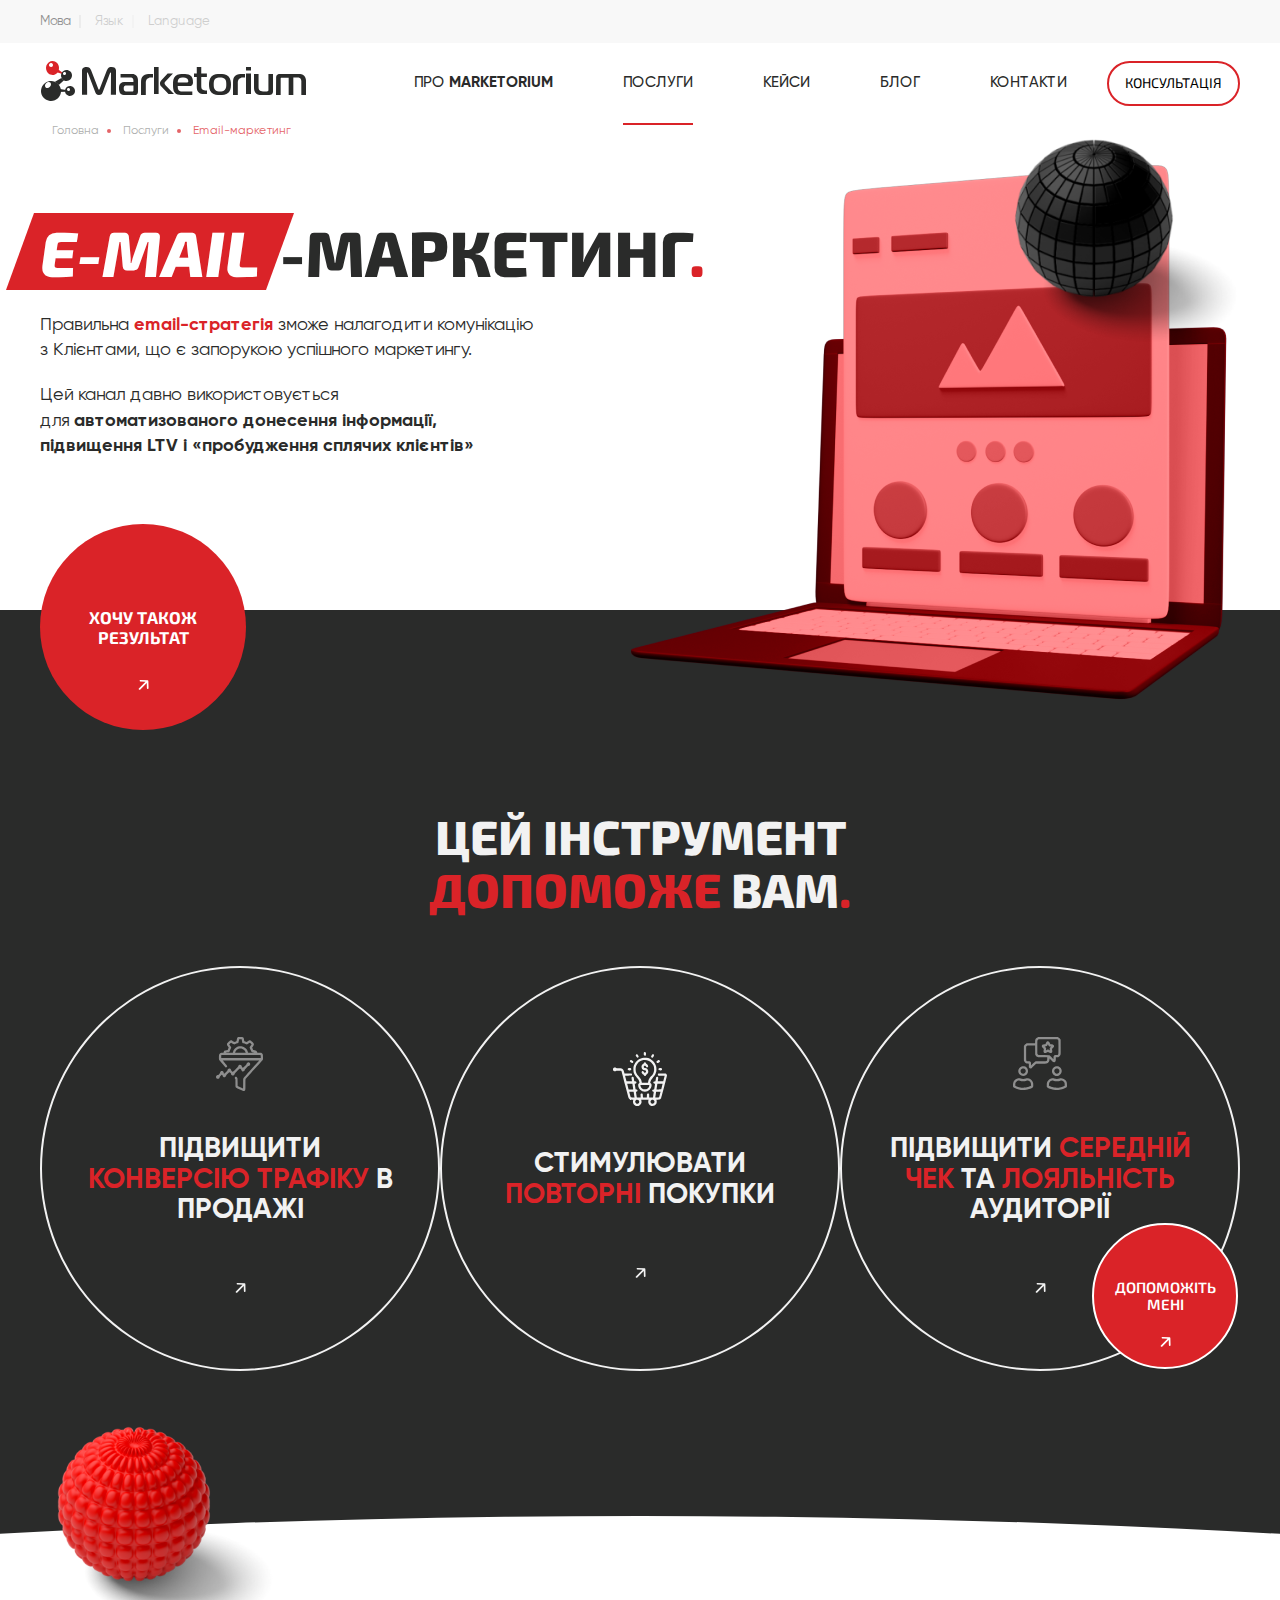
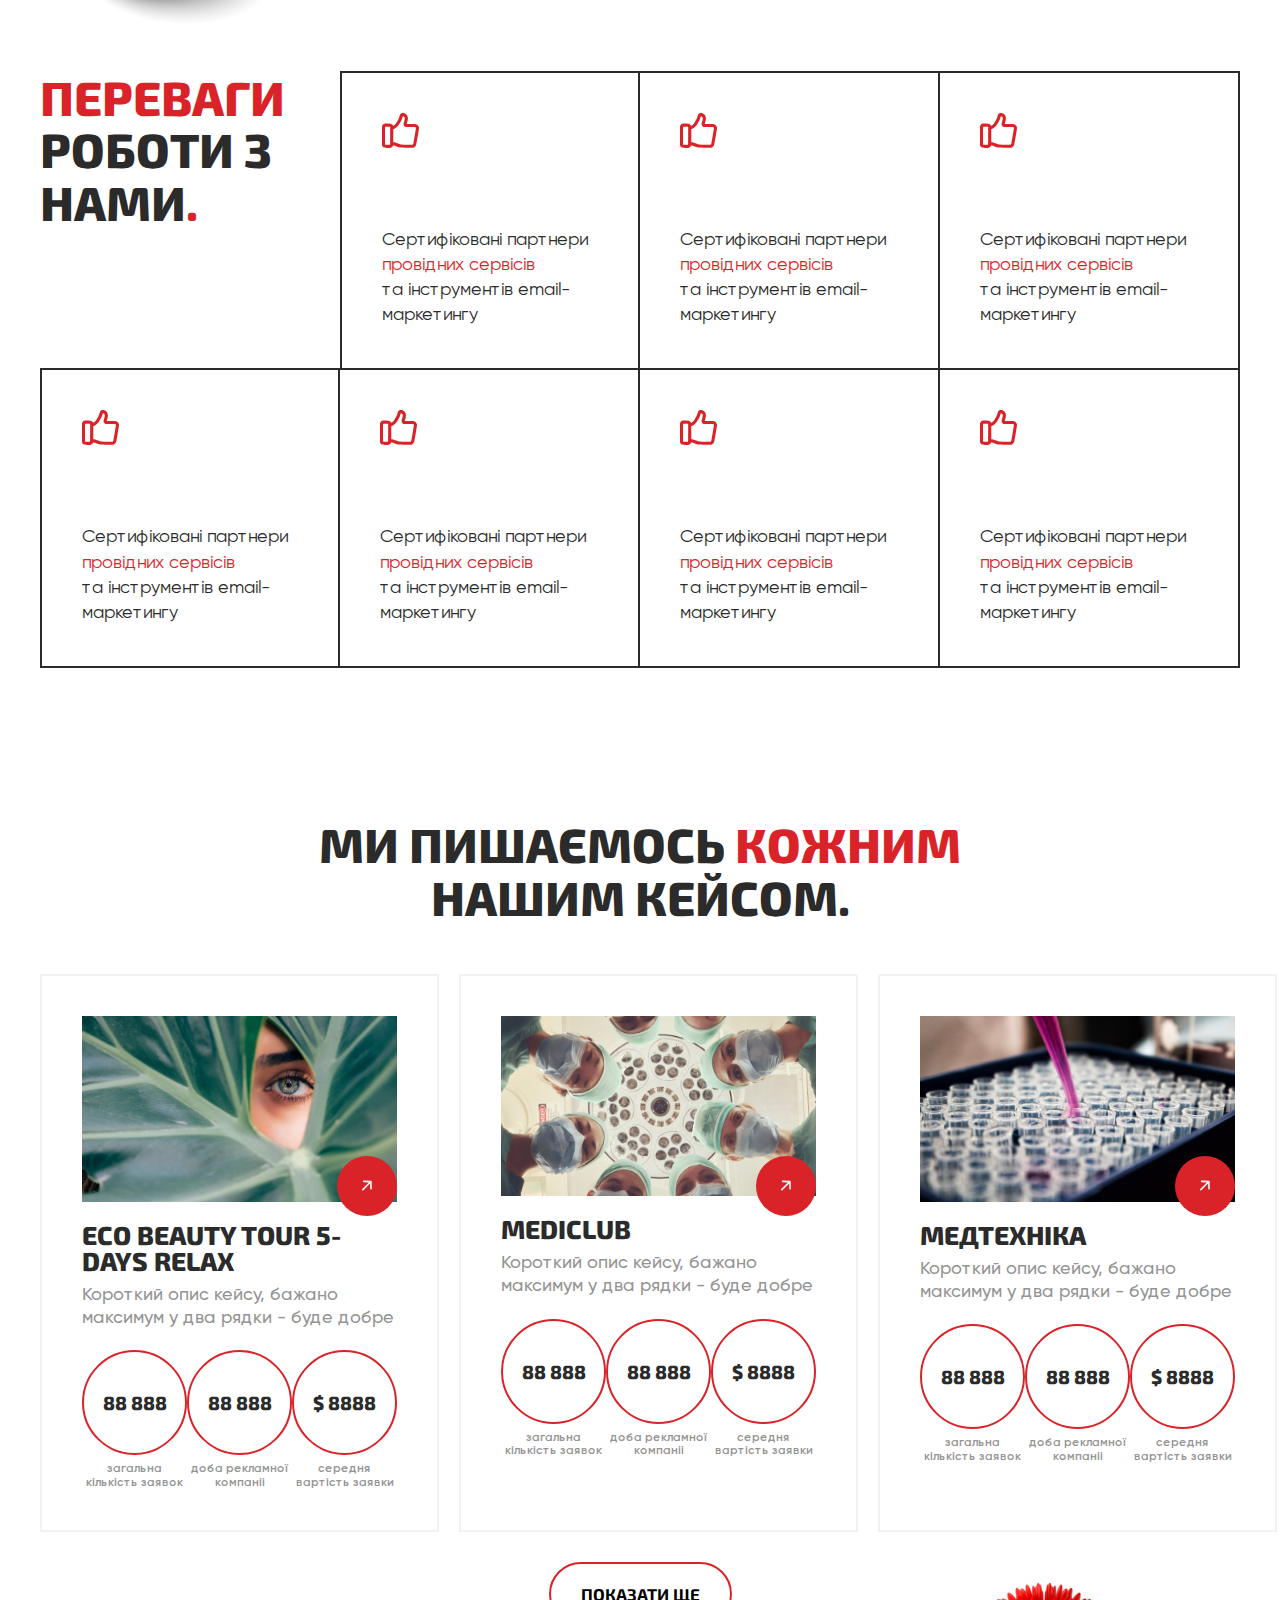
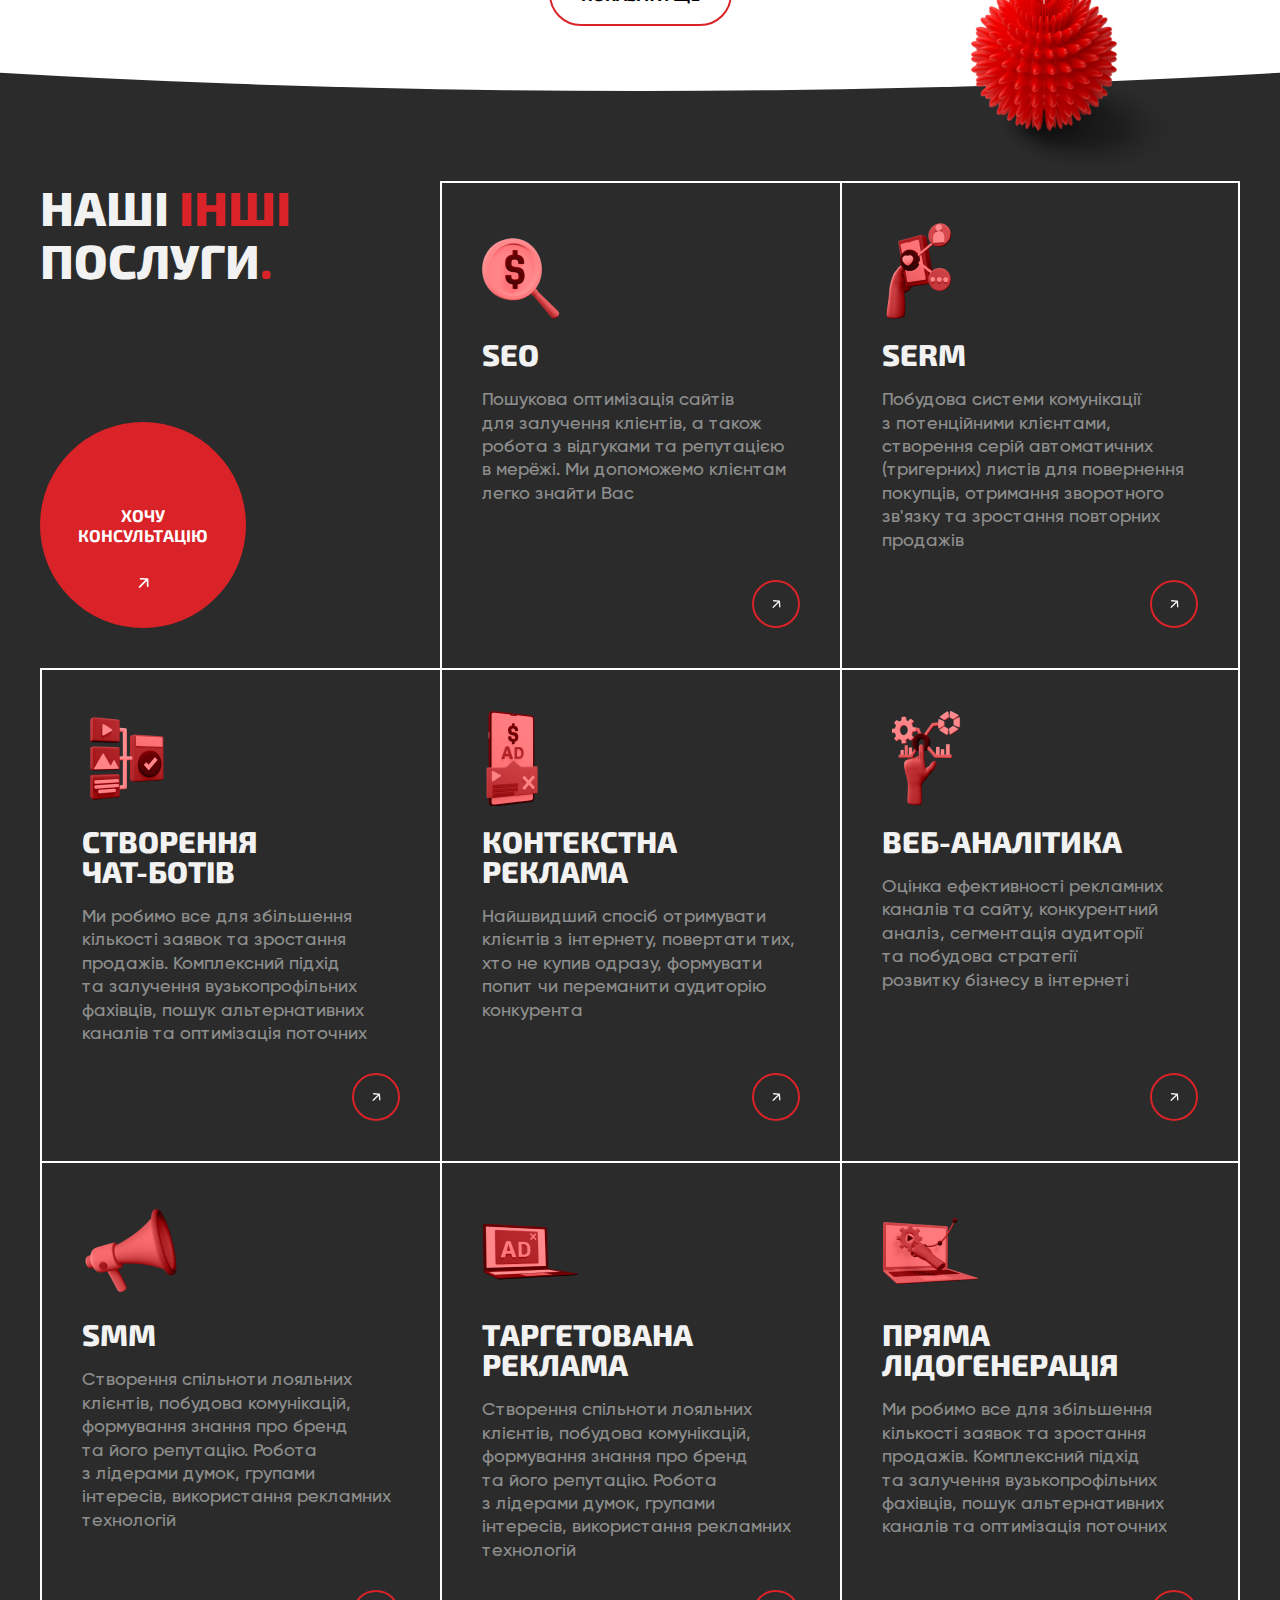
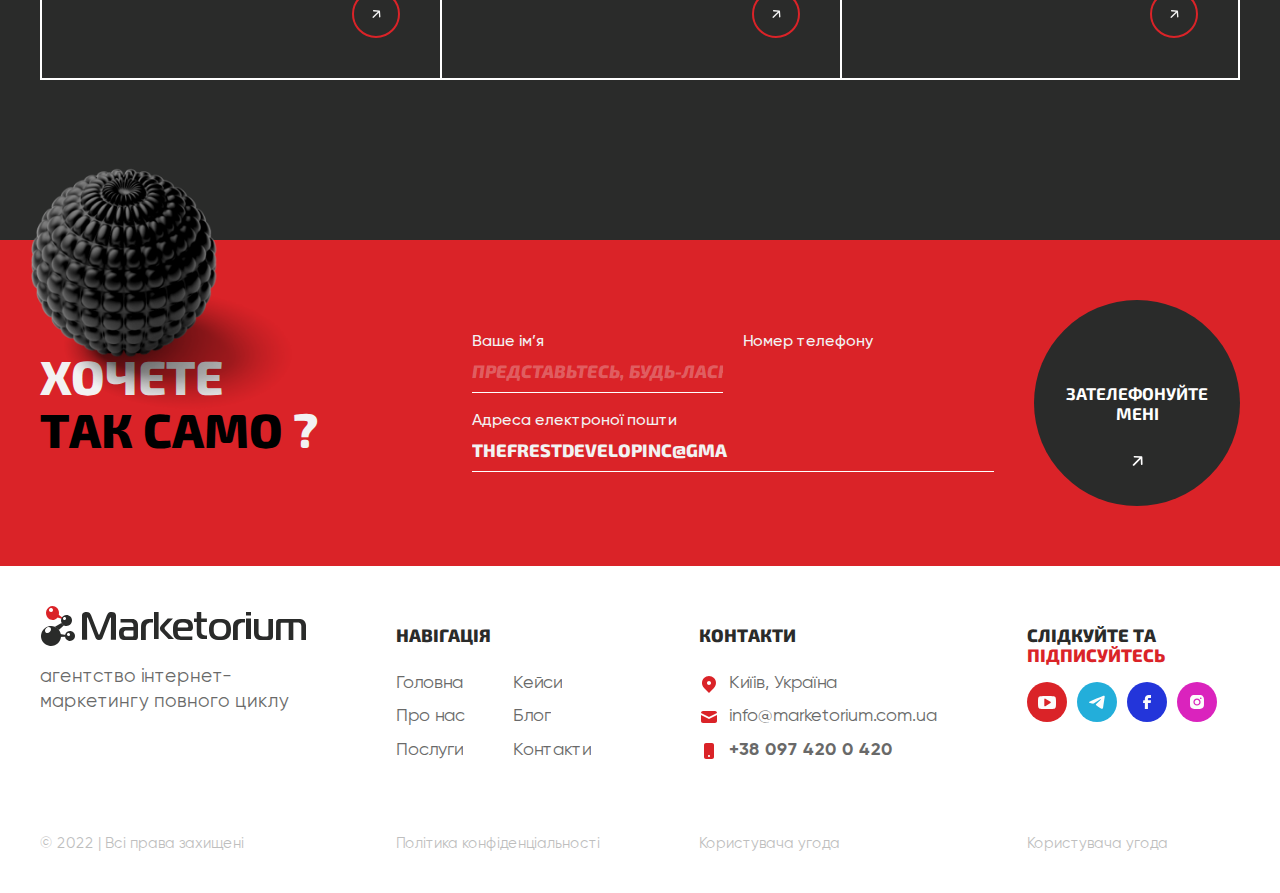
<file: service.html>
<!DOCTYPE html>
<html lang="ua">
<head>
    <meta charset="UTF-8">
    <meta http-equiv="X-UA-Compatible" content="IE=edge">
    <meta name="viewport" content="width=device-width, initial-scale=1.0">
    <meta name="keywords" content=""> <!--TODO-->
    <meta name="description" content=""> <!--TODO-->
    <title>Marker</title> <!--TODO-->
    <link rel="stylesheet"href="https://cdn.jsdelivr.net/npm/swiper@8/swiper-bundle.min.css"/>
    <link rel="stylesheet" href="/success/style/style.min.css"><!--V-->
    <script src="https://code.jquery.com/jquery-3.6.1.min.js"integrity="sha256-o88AwQnZB+VDvE9tvIXrMQaPlFFSUTR+nldQm1LuPXQ="crossorigin="anonymous"></script>
    <script src="https://cdn.jsdelivr.net/npm/swiper@8/swiper-bundle.min.js"></script>
    <link rel="stylesheet"href="https://cdn.jsdelivr.net/npm/swiper@8/swiper-bundle.min.css"/>
</head>
<body>
    <header>
        <div class="leng-container">
            <div class="container">
                <a href="#" class="active">Мова</a>
                <a href="#">Язык</a>
                <a href="#">Language</a>
            </div>
        </div>
        <div class="header-container">
            <div class="container">
                <div class="logo">
                    <svg width="266" height="40" viewBox="0 0 266 40" fill="none" xmlns="http://www.w3.org/2000/svg">
                        <path d="M62.8962 30.7108C62.1151 32.7838 61.4168 34 59 34C56.3903 34 55.7654 32.4337 55.1038 30.7108L48.12 12.4587C48.0005 12.1454 47.6881 11.5373 47.4584 11.5373C47.0265 11.5373 47.0265 12.2376 47.0265 12.3574L47.1459 33.6683H42V9.60251C42 6.04607 45.6297 6 46.4016 6C49.5627 6 50.4632 7.60317 51.1984 9.51959L58.2557 27.7808C58.4946 28.3705 58.7703 28.7943 59 28.7943C59.2297 28.7943 59.5054 28.3705 59.7443 27.7808L66.8016 9.51959C67.9686 6.43304 69.6411 6 71.5984 6C74.1254 6 76 7.09642 76 9.60251V33.6867H70.854L71.0103 12.3758C71.0103 11.6295 70.6978 11.5558 70.5416 11.5558C70.3854 11.5558 69.9995 12.1454 69.88 12.4771L62.8962 30.7108Z" fill="#2A2B2A"/>
                        <path d="M92.2076 13.0651C93.7821 13.0122 95.3136 13.5932 96.4702 14.6824C97.5579 16.0762 98.0979 17.832 97.9854 19.6086V30.4556C98.0599 31.4252 97.7658 32.3868 97.1639 33.1419C96.366 33.7822 95.3536 34.0791 94.3435 33.9691H84.5404C83.2187 34.1141 81.892 33.7456 80.8255 32.9374C79.1552 31.4781 79 28.8012 79 27.2582C79 25.3993 79.2008 23.5403 80.7434 22.174C81.7941 21.2856 83.1418 20.8458 84.5039 20.947H93.4124V19.4506C93.4592 18.7433 93.2515 18.0429 92.8283 17.4801C92.5575 17.1596 92.2164 16.9085 91.8327 16.747C91.449 16.5856 91.0334 16.5183 90.6194 16.5506H80.5517V13L92.2076 13.0651ZM85.9004 24.4977C85.5872 24.4824 85.2746 24.5387 84.9855 24.6625C84.6965 24.7864 84.4383 24.9746 84.2301 25.2134C83.8149 25.8826 83.6376 26.6765 83.7281 27.4627C83.6704 28.2865 83.8892 29.1059 84.3488 29.7864C84.7452 30.1746 85.2686 30.3998 85.8183 30.4185H92.1346C92.4861 30.4498 92.8381 30.3651 93.1386 30.1768C93.2596 30.0726 93.3518 29.938 93.4062 29.7864C93.4606 29.6349 93.4754 29.4715 93.449 29.3124V24.4977H85.9004Z" fill="#2A2B2A"/>
                        <path d="M101.029 20.9006C101.029 18.6087 101.443 16.354 103.281 14.8168C105.282 13.1118 108.092 13 109.767 13H113V16.6056H110.998C110.247 16.5403 109.491 16.6376 108.783 16.8906C108.076 17.1437 107.435 17.5459 106.909 18.0683C106.068 19.276 105.681 20.7263 105.812 22.177V34H101L101.029 20.9006Z" fill="#2A2B2A"/>
                        <path d="M114 6H118.61V33H114V6ZM128.523 33L121.358 25.5116C120.504 24.7017 119.998 23.5983 119.947 22.4308C119.971 21.8473 120.111 21.2741 120.359 20.7439C120.608 20.2137 120.96 19.737 121.395 19.341L127.656 12.5614H132.986L125.194 20.8132C124.991 21.0017 124.827 21.2281 124.714 21.4792C124.6 21.7304 124.537 22.0013 124.53 22.2763C124.62 23.0002 124.966 23.6695 125.508 24.1666L134 33H128.523Z" fill="#2A2B2A"/>
                        <path d="M140.821 34C138.712 34 136.215 33.8047 134.483 31.3494C133.12 29.3778 133 26.4947 133 23.7325C133 19.8264 133.193 16.9526 135.469 14.9717C137.744 12.9907 141.254 13 143.207 13C145.63 13 148.126 13.1209 150.042 14.3392C152.465 15.8831 152.981 18.4872 152.981 21.1284C153.034 21.6945 152.975 22.2656 152.808 22.8085C152.64 23.3514 152.367 23.8552 152.005 24.2905C151.707 24.5695 151.355 24.7836 150.971 24.9195C150.588 25.0555 150.181 25.1105 149.775 25.081H137.735C137.733 26.0454 137.822 27.0077 138.002 27.9548C138.592 30.2055 140.508 30.4473 142.184 30.4473H152.318V34H140.821ZM147.27 21.5283C148.191 21.5283 148.283 20.8587 148.283 20.3007C148.285 19.7646 148.167 19.235 147.937 18.7517C147.708 18.2684 147.372 17.8441 146.956 17.5106C145.788 16.7823 144.418 16.456 143.05 16.5806C141.834 16.5806 139.955 16.5806 138.702 17.9663C137.781 19.0266 137.781 20.1705 137.781 21.5562L147.27 21.5283Z" fill="#2A2B2A"/>
                        <path d="M164.169 32.9636C161.481 32.9636 160.03 32.5 158.793 31.4545C157.557 30.4091 156.777 28.8727 156.777 26.2909V16.0364H154V12.5636H156.777V6H161.257V12.5636H166.884V16.0364H161.257V24.2182C161.257 25.6091 161.15 27.5364 162.44 28.6182C163.425 29.4727 165.127 29.5273 165.898 29.5273H167V33L164.169 32.9636Z" fill="#2A2B2A"/>
                        <path d="M188.343 15.2178C190.724 17.4264 191 21.296 191 23.4316C191 27.7666 189.869 30.3586 188.343 31.7914C186.127 33.8449 182.377 34 179.995 34C177.614 34 173.909 33.8449 171.648 31.7914C169.193 29.5463 169 25.6767 169 23.5776C169 21.2504 169.267 17.3807 171.648 15.1721C174.029 12.9635 177.541 13 179.995 13C182.45 13 186.081 13.0822 188.343 15.1721M175.04 28.8071C176.373 30.3129 178.359 30.5046 179.995 30.5046C181.632 30.5046 183.544 30.3129 184.914 28.8071C186.284 27.3012 186.284 25.3207 186.284 23.532C186.284 22.0261 186.394 19.6989 184.951 18.1109C183.507 16.5229 181.641 16.4864 179.995 16.4864C178.515 16.4864 176.318 16.6415 175.003 18.1109C173.689 19.5802 173.716 22.2177 173.716 23.532C173.716 25.2386 173.716 27.3286 175.04 28.8071Z" fill="#2A2B2A"/>
                        <path d="M193.029 20.9006C193.029 18.6087 193.443 16.354 195.281 14.8168C197.273 13.1118 200.092 13 201.767 13H205V16.6056H202.998C202.247 16.5403 201.491 16.6376 200.783 16.8906C200.076 17.1437 199.435 17.5459 198.909 18.0683C198.068 19.276 197.681 20.7263 197.812 22.177V34H193L193.029 20.9006Z" fill="#2A2B2A"/>
                        <path d="M206 6H211V9.58968H206V6ZM206 12.5614H211V33H206V12.5614Z" fill="#2A2B2A"/>
                        <path d="M231.908 33.1791C230.958 33.8146 229.822 34.0947 228.693 33.9717H221.443C219.077 33.9717 217.488 33.6173 216.1 32.3865C214.393 30.8852 214 28.787 214 26.2134V13H218.566V25.3835C218.566 27.2484 218.758 28.2742 219.342 29.0668C220.155 30.2137 221.397 30.4096 222.995 30.4096H226.748C227.229 30.4477 227.705 30.2901 228.073 29.9713C228.21 29.7998 228.312 29.6012 228.372 29.3879C228.432 29.1746 228.448 28.9511 228.42 28.7311V13H232.986V30.2137C233.034 30.7596 232.961 31.3095 232.773 31.8228C232.585 32.3361 232.286 32.7996 231.899 33.1791" fill="#2A2B2A"/>
                        <path d="M236.112 16.6415C236.083 15.8109 236.29 14.989 236.709 14.2706C237.103 13.8281 237.595 13.4838 238.146 13.2658C238.697 13.0477 239.293 12.962 239.883 13.0155H258.778C260.281 13.0155 262.614 13.2851 264.127 14.6704C265.402 16.07 266.073 17.9139 265.994 19.8026V33.9256H261.326V20.5372C261.403 19.4783 261.091 18.4276 260.449 17.5805C260.082 17.2229 259.642 16.9493 259.158 16.7791C258.674 16.6089 258.159 16.546 257.648 16.595H253.335V33.9535H248.668V16.6415H241.89C241.707 16.6174 241.52 16.6332 241.342 16.6878C241.165 16.7424 241.002 16.8344 240.864 16.9576C240.789 17.032 240.668 17.2644 240.668 18.0547V34H236L236.112 16.6415Z" fill="#2A2B2A"/>
                        <path d="M15 20.722L21.4324 17L22.1076 17.8639L23.1471 18.8651L24 19.2526L18.8203 24L15 20.722Z" fill="#2A2B2A"/>
                        <path d="M19.9907 28L26 28.8835L25.8131 29.5728L25.7196 30.699L18 31L19.9907 28Z" fill="#2A2B2A"/>
                        <path d="M16 10.9785L22.419 13L23 11.9844L17.5524 8L16 10.9785Z" fill="#DA2328"/>
                        <path d="M19 7.00002C19 8.38449 18.6188 9.73784 17.9046 10.889C17.1903 12.0401 16.1752 12.9373 14.9874 13.4671C13.7997 13.997 12.4928 14.1356 11.2319 13.8655C9.97103 13.5954 8.81285 12.9287 7.90381 11.9498C6.99477 10.9708 6.3757 9.72352 6.1249 8.36565C5.87409 7.00778 6.00282 5.6003 6.49479 4.32122C6.98676 3.04214 7.81988 1.94888 8.8888 1.17971C9.95772 0.410541 11.2144 0 12.5 0C14.2239 0 15.8772 0.737498 17.0962 2.05025C18.3152 3.36301 19 5.1435 19 7.00002Z" fill="#DA2328"/>
                        <path d="M21 29.991C21.0018 31.9696 20.4166 33.9042 19.3184 35.5501C18.2203 37.196 16.6586 38.4791 14.831 39.2371C13.0034 39.9951 10.992 40.1939 9.05131 39.8083C7.11066 39.4227 5.328 38.4701 3.92893 37.0711C2.52987 35.672 1.57728 33.8894 1.19171 31.9487C0.806149 30.0081 1.00494 27.9966 1.76293 26.169C2.52092 24.3414 3.80404 22.7797 5.4499 21.6816C7.09577 20.5834 9.03041 19.9982 11.009 20C13.6588 20 16.2 21.0526 18.0737 22.9263C19.9474 24.8 21 27.3412 21 29.991Z" fill="#2A2B2A"/>
                        <path d="M32 14.5C32 15.5878 31.6774 16.6512 31.0731 17.5556C30.4687 18.4601 29.6098 19.1651 28.6048 19.5813C27.5998 19.9976 26.4939 20.1065 25.427 19.8943C24.3601 19.6821 23.3801 19.1583 22.6109 18.3891C21.8417 17.6199 21.3179 16.6399 21.1057 15.573C20.8935 14.5061 21.0024 13.4002 21.4187 12.3952C21.835 11.3903 22.5399 10.5313 23.4444 9.92691C24.3488 9.32256 25.4122 9 26.5 9C27.958 9.00239 29.3555 9.58263 30.3865 10.6136C31.4174 11.6445 31.9976 13.0421 32 14.5Z" fill="#2A2B2A"/>
                        <path d="M35 29.9909C35.0018 30.9802 34.7101 31.9478 34.1617 32.7712C33.6134 33.5947 32.8331 34.237 31.9197 34.6168C31.0062 34.9966 30.0006 35.0969 29.0301 34.905C28.0596 34.7131 27.1678 34.2376 26.4677 33.5387C25.7675 32.8398 25.2904 31.9489 25.0967 30.9788C24.9031 30.0086 25.0016 29.0028 25.3797 28.0887C25.7579 27.1745 26.3988 26.3931 27.2212 25.8433C28.0436 25.2935 29.0107 25 30 25C31.3245 25 32.5949 25.5255 33.5323 26.4613C34.4698 27.397 34.9976 28.6664 35 29.9909Z" fill="#2A2B2A"/>
                        <path d="M12.7007 5.14803C12.8983 4.81873 13.002 4.43874 13 4.05149C12.9979 3.66424 12.8903 3.28541 12.6892 2.95834C12.4882 2.63126 12.2019 2.36915 11.8632 2.202C11.5245 2.03486 11.147 1.96945 10.7739 2.01322C10.4008 2.057 10.0472 2.20819 9.75357 2.44953C9.45991 2.69087 9.23808 3.01261 9.11343 3.3779C8.98877 3.74319 8.96634 4.1373 9.04871 4.51512C9.13108 4.89294 9.31492 5.23919 9.57919 5.5143C10.0433 5.88459 10.6291 6.05351 11.2121 5.9851C11.7951 5.9167 12.3292 5.61637 12.7007 5.14803Z" fill="white"/>
                        <path d="M9.91159 25.8226C11.1943 24.5071 11.3671 22.6151 10.3028 21.615C9.23839 20.6148 7.35529 20.8581 6.08169 22.1736C4.80809 23.489 4.63525 25.3721 5.69052 26.3812C6.74579 27.3903 8.63799 27.138 9.91159 25.8226Z" fill="white"/>
                        <path d="M29.7076 29.4609C29.8752 29.2266 29.9752 28.9483 29.996 28.658C30.0167 28.3678 29.9574 28.0774 29.8249 27.8204C29.6924 27.5633 29.492 27.35 29.2469 27.2051C29.0018 27.0602 28.722 26.9895 28.4396 27.0013C28.1572 27.013 27.8837 27.1066 27.6508 27.2714C27.4178 27.4362 27.2348 27.6653 27.1228 27.9325C27.0108 28.1997 26.9744 28.4941 27.0178 28.7817C27.0612 29.0692 27.1825 29.3384 27.368 29.558C27.6935 29.8587 28.12 30.0167 28.5569 29.9986C28.9938 29.9805 29.4067 29.7875 29.7076 29.4609Z" fill="white"/>
                        <path d="M25.8413 13.2342C25.9674 12.975 26.02 12.6846 25.9932 12.3961C25.9663 12.1076 25.861 11.8327 25.6893 11.6029C25.5177 11.3731 25.2866 11.1976 25.0225 11.0967C24.7585 10.9957 24.4721 10.9733 24.1963 11.032C23.9204 11.0907 23.6662 11.2281 23.4627 11.4285C23.2592 11.6289 23.1147 11.8843 23.0457 12.1653C22.9767 12.4463 22.986 12.7416 23.0725 13.0174C23.159 13.2932 23.3193 13.5384 23.535 13.7249C23.9053 13.97 24.3543 14.0559 24.7855 13.9641C25.2167 13.8724 25.5958 13.6103 25.8413 13.2342Z" fill="white"/>
                    </svg>                    
                </div>
                <div class="list">
                    <ul class="list">
                        <li><a href="#">ПРО <b>Marketorium</b></a></li>
                        <li class="active"><a href="#">ПОСЛУГИ</a></li>
                        <li><a href="#">КЕЙСИ</a></li>
                        <li><a href="#">БЛОГ</a></li>
                        <li><a href="#">КОНТАКТИ</a></li>
                        <li class="button-ui-list"><button>КОНСУЛЬТАЦІЯ</button></li>
                    </ul>
                </div>
            </div>
        </div>
    </header>
    <main class="service-page">
        <div class="container">
            <div class="crumbs-container">
                <a href="#">Головна</a>
                <a href="#">Послуги</a>
                <a class="active">Email-маркетинг</a>
            </div>
        </div>

        <section class="main__section">
            <div class="background-images">
                <img class="bg_6" src="/success/images/service/bg/4.png" alt="bg"/>
            </div>
            <div class="container">
                <div class="left">
                    <h1><b>E-mail</b>-маркетинг<span>.</span></h1>
                    <p>Правильна <span>email-стратегія</span> зможе налагодити комунікацію з Клієнтами, що є запорукою успішного маркетингу.</p>
                    <p>Цей канал давно використовується для <b>автоматизованого донесення інформації, підвищення LTV і «пробудження сплячих клієнтів»</b></p>
                    <button class="btn-ui-result">ХОЧУ ТАКОЖ <br> РЕЗУЛЬТАТ</button>
                </div>
                <div class="right">
                    <img src="/success/images/service/bg/5.png" alt="bg"/>
                </div>
            </div>
        </section>

        <section class="help__section">
            <div class="container">
                <h2>Цей інструмент <span>допоможе</span> Вам<span>.</span></h2>
                <div class="cards">
                    <div class="card">
                        <svg width="60" height="60" viewBox="0 0 60 60" fill="none" xmlns="http://www.w3.org/2000/svg">
                            <g opacity="0.5">
                            <path fill-rule="evenodd" clip-rule="evenodd" d="M28.3563 3.0913C27.3874 3.4978 27.0568 4.05444 26.7661 5.76938C26.652 6.4426 26.5149 7.05054 26.4617 7.12025C26.4083 7.19008 26.1415 7.314 25.8689 7.39572C25.5962 7.47744 25.1189 7.67316 24.8082 7.83077L24.2433 8.11732L23.5286 7.61733C23.1355 7.34244 22.6003 6.96765 22.3394 6.78475C21.8135 6.41602 21.1398 6.28021 20.4656 6.40693C20.1049 6.47466 19.7644 6.74395 18.6415 7.84931C17.2164 9.25206 16.9394 9.66298 16.9394 10.3741C16.9394 10.9623 17.179 11.4684 17.9926 12.5978L18.7032 13.5842L18.2867 14.5563C18.0575 15.0911 17.87 15.5895 17.87 15.6642C17.87 15.8615 17.4851 15.99 16.2454 16.2063C15.6398 16.3121 14.9462 16.4999 14.7042 16.6236C14.166 16.8988 13.7188 17.5513 13.6143 18.2138L13.5361 18.7092L12.3587 18.7104C11.3668 18.7113 11.0883 18.7549 10.5913 18.9868C9.87219 19.3224 9.31243 19.9738 9.08396 20.7413C8.86352 21.4817 8.84689 25.2789 9.06232 25.6662C9.27753 26.0526 15.0657 32.9047 15.3992 33.1675C16.0873 33.71 17.172 33.1883 17.172 32.3149C17.172 31.847 17.2358 31.9351 14.7893 29.0236C13.7646 27.804 12.8542 26.7155 12.7665 26.6047C12.6153 26.4139 13.5827 26.4032 30.9409 26.4032H49.2751L41.5282 35.0006C35.6694 41.5027 33.7064 43.7542 33.4741 44.2391L33.167 44.8803L33.1297 49.6307C33.1093 52.2435 33.0662 54.3812 33.034 54.3812C33.0018 54.3812 31.7779 53.8242 30.3144 53.1434L27.6534 51.9056L27.6183 48.2181C27.5847 44.6815 27.5728 44.511 27.3284 44.0532C26.9993 43.437 26.3187 42.8402 25.9449 42.8402C25.2256 42.8402 24.6193 43.535 24.7797 44.1756C24.8197 44.3354 24.9827 44.6586 25.1419 44.8936L25.4312 45.3208L25.4338 48.8893C25.4367 52.8843 25.4778 53.1233 26.2619 53.7093C26.4769 53.8699 28.1184 54.6751 29.9098 55.4985C32.6769 56.7705 33.2544 56.9964 33.7486 56.9999C34.1688 57.0029 34.4312 56.9319 34.694 56.7441C35.4367 56.2131 35.4349 56.2288 35.4394 50.5166C35.4426 46.6813 35.48 45.2826 35.5848 45.0988C35.6625 44.9625 39.4951 40.6648 44.1017 35.5484C48.7082 30.432 52.5949 26.0874 52.7389 25.8938C52.989 25.5575 53.0007 25.4426 53 23.3204C52.9996 22.0613 52.9438 20.897 52.871 20.6327C52.6982 20.0058 51.7069 19.0123 51.0813 18.8392C50.8254 18.7684 49.8724 18.7103 48.9636 18.7099L47.3112 18.7092L47.2335 18.272C47.1127 17.5914 46.7076 16.9635 46.1968 16.6652C45.9163 16.5014 45.2897 16.3193 44.6251 16.2086C43.1163 15.9572 42.9966 15.9256 42.9966 15.7797C42.9966 15.7097 42.8089 15.1879 42.5795 14.6202L42.1625 13.5881L42.9819 12.4028C44.3835 10.3753 44.3016 9.89812 42.1974 7.83381C41.0972 6.75467 40.7376 6.47023 40.3906 6.40494C39.5419 6.24547 39.0609 6.40704 37.8048 7.27343L36.6155 8.09388L35.8801 7.76316C35.4755 7.5813 34.9556 7.37135 34.7247 7.29674L34.305 7.16105L34.1049 5.91148C33.859 4.37619 33.5828 3.75729 32.9582 3.34275C32.4995 3.03826 32.4348 3.02917 30.5585 3.00317C29.4866 2.98825 28.5085 3.02742 28.3563 3.0913ZM29.1531 5.33222C29.1433 5.78535 28.55 8.52533 28.4178 8.72747C28.2881 8.92576 27.9417 9.10739 27.2679 9.33028C26.7376 9.50572 25.8991 9.85172 25.4047 10.0991C24.1145 10.7447 23.9799 10.723 22.414 9.61635C21.6881 9.10342 21.0611 8.68375 21.0206 8.68375C20.98 8.68375 20.5615 9.07253 20.0906 9.54769L19.2342 10.4116L20.1752 11.7498C20.6928 12.4857 21.147 13.2118 21.1846 13.3631C21.2317 13.5526 21.0905 13.9722 20.7308 14.712C20.4436 15.3025 20.1028 16.1294 19.9733 16.5494C19.6791 17.5038 19.5545 17.7384 19.2566 17.8982C19.1266 17.9679 18.3401 18.1464 17.509 18.2948C16.6781 18.4431 15.9656 18.5969 15.9259 18.6368C15.8862 18.6767 17.4224 18.7092 19.3396 18.7092H22.8255L22.9681 18.0172C23.4401 15.7272 25.4814 13.4674 27.8741 12.5861C29.1302 12.1235 31.0439 12.0469 32.353 12.4068C34.2054 12.9161 35.7529 14.0237 36.7845 15.5789C37.2926 16.3448 37.9894 18.032 37.993 18.5052C37.9944 18.6951 38.2372 18.7086 41.5134 18.7013C43.5997 18.6966 44.9376 18.6524 44.7996 18.5927C44.6717 18.5373 43.9126 18.3796 43.1129 18.2422C42.0608 18.0615 41.5894 17.9276 41.4076 17.7575C41.2694 17.6282 41.0184 17.0795 40.85 16.5381C40.6816 15.9967 40.3366 15.1596 40.0834 14.6779C39.4222 13.4196 39.3995 13.5231 40.7536 11.6169L41.6191 10.3983L40.7695 9.54105C40.3021 9.0695 39.8749 8.68375 39.8203 8.68375C39.7656 8.68375 39.1373 9.10342 38.4241 9.61635C36.8712 10.7333 36.718 10.7577 35.4395 10.0935C34.9574 9.84298 34.1703 9.51913 33.6904 9.37388C32.5077 9.01576 32.2593 8.74752 32.0793 7.63458C32.0016 7.15371 31.8819 6.43246 31.8135 6.03167L31.689 5.30308H30.4213C29.7242 5.30308 29.1535 5.31613 29.1531 5.33222ZM29.3528 14.5289C27.5279 14.8795 26.0105 16.2045 25.3331 18.0389L25.0855 18.7092H30.3893H35.6932L35.6181 18.3886C35.4396 17.6273 34.8343 16.6278 34.1628 15.9859C32.8253 14.7074 31.1173 14.1901 29.3528 14.5289ZM11.4994 21.1046C11.255 21.2762 11.2394 21.3705 11.2394 22.6794V24.0717H31.0247H50.8099L50.7712 22.6782C50.7449 21.7357 50.6833 21.236 50.5811 21.1336C50.4586 21.0112 46.7517 20.9767 31.0946 20.9522C13.7055 20.9252 11.7332 20.9405 11.4994 21.1046ZM37.8321 28.3857C37.162 28.594 36.4823 29.4876 36.4823 30.1605C36.4823 30.3493 35.9948 30.9157 34.8231 32.0877C33.9106 33.0005 33.084 33.7474 32.9862 33.7474C32.6703 33.7474 31.8292 32.7825 31.8292 32.4199C31.8292 31.091 30.1521 30.2294 29.0255 30.9797C28.5915 31.2688 28.1068 32.1121 28.1068 32.5783C28.1068 33.0017 23.2965 37.8275 22.8744 37.8275C22.6819 37.8275 22.3678 37.6092 21.9157 37.1608C21.3816 36.6311 21.2435 36.4192 21.2435 36.1289C21.2435 35.6761 20.8439 35.0652 20.3101 34.7016C19.9774 34.4749 19.7966 34.4348 19.2902 34.4756C18.329 34.5529 17.6703 35.1663 17.5574 36.089C17.4997 36.5603 17.3763 36.7232 16.0845 38.0315C14.8646 39.2671 14.6243 39.4596 14.3016 39.4596C13.8916 39.4596 13.8081 39.3783 13.7299 38.904C13.5963 38.0924 13.5223 37.9317 13.1105 37.5588C11.9368 36.4962 10.2284 37.1982 10.0269 38.826C9.98212 39.1872 9.80879 39.4317 9.06721 40.1793C8.26944 40.9834 8.11217 41.0916 7.74039 41.0916C7.23506 41.0916 6.63831 41.4663 6.2692 42.0151C5.55414 43.0784 6.34586 44.6412 7.67571 44.7915C8.65134 44.9016 9.57114 44.1602 9.69293 43.1651C9.74621 42.7305 9.87731 42.5399 10.6978 41.7036C11.2903 41.0997 11.733 40.7419 11.8877 40.7419C12.2411 40.7419 12.5189 41.1048 12.5194 41.5671C12.5199 42.0743 12.8746 42.6601 13.3613 42.9574C13.8976 43.2851 14.806 43.2709 15.3227 42.9267C15.757 42.6375 16.2414 41.7942 16.2414 41.3274C16.2414 40.9035 18.9641 38.1772 19.3876 38.1772C19.5899 38.1772 19.8859 38.3854 20.3456 38.8509C20.8976 39.41 21.0109 39.5934 21.0113 39.9292C21.0118 40.4418 21.3646 41.0269 21.8531 41.3253C22.3894 41.653 23.2978 41.6388 23.8145 41.2947C24.2485 41.0056 24.7333 40.1623 24.7333 39.6961C24.7333 39.2652 29.5442 34.4468 29.9745 34.4468C30.3598 34.4468 31.1303 35.2249 31.1338 35.6175C31.1385 36.1378 31.5485 36.8462 32.0108 37.1325C33.1644 37.847 34.6584 37.1444 34.8206 35.8111C34.8748 35.3654 35.0285 35.171 36.5231 33.66C38.0335 32.1327 38.2 31.9988 38.5865 31.9988C39.1111 31.9988 39.7005 31.6089 39.9965 31.0662C40.2828 30.5413 40.2304 29.5641 39.8918 29.1087C39.435 28.4945 38.5181 28.1727 37.8321 28.3857Z" fill="#F2F2F2"/>
                            </g>
                        </svg>     
                        <h3>Підвищити <span>конверсію трафіку</span> в продажі</h3>                       
                        <button class="btn-ui-none"><svg width="20" height="20" viewBox="0 0 20 20" fill="none" xmlns="http://www.w3.org/2000/svg">
                            <path d="M6.60627 5.76654C6.60028 5.54507 6.6825 5.33507 6.83485 5.18273C6.9872 5.03038 7.19719 4.94816 7.41866 4.95415L14.5056 5.14676C14.7271 5.15281 14.9419 5.24657 15.1028 5.40743C15.2636 5.56829 15.3574 5.78307 15.3634 6.00453L15.556 13.0915C15.5582 13.3104 15.4742 13.5167 15.3222 13.6659C15.1702 13.8152 14.9623 13.8955 14.7433 13.8895C14.5243 13.8836 14.3117 13.7918 14.1513 13.6341C13.991 13.4763 13.8956 13.2652 13.8859 13.0461L13.7481 7.97539L7.09153 14.6319C6.93916 14.7843 6.72911 14.8665 6.5076 14.8605C6.28608 14.8545 6.07125 14.7607 5.91037 14.5998C5.74948 14.4389 5.65571 14.2241 5.64969 14.0026C5.64367 13.7811 5.72589 13.571 5.87826 13.4187L12.5348 6.76213L7.46405 6.62432C7.24258 6.61826 7.0278 6.5245 6.86694 6.36364C6.70609 6.20278 6.61232 5.98801 6.60627 5.76654Z" fill="#F2F2F2"/>
                            </svg>
                        </button>
                    </div>
                    <div class="card">
                        <svg width="60" height="60" viewBox="0 0 60 60" fill="none" xmlns="http://www.w3.org/2000/svg">
                            <path fill-rule="evenodd" clip-rule="evenodd" d="M34.1393 3.33997L33.7587 3.67995V4.84515C33.7587 5.91155 33.7823 6.03552 34.0356 6.30512C34.5782 6.88277 35.5201 6.79504 35.8614 6.13513C36.07 5.73178 36.09 4.07316 35.8915 3.63754C35.7321 3.28766 35.2463 3 34.8149 3C34.6526 3 34.3485 3.15298 34.1393 3.33997ZM26.1621 5.38878C25.8626 5.59861 25.6236 6.25595 25.7346 6.56482C25.7784 6.6868 26.0179 7.14025 26.2669 7.5725C26.7728 8.45075 27.2162 8.76975 27.7638 8.64951C28.1852 8.55688 28.6905 7.97294 28.6905 7.57833C28.6905 7.20224 27.8263 5.62389 27.4921 5.38983C27.1696 5.16403 26.4839 5.16345 26.1621 5.38878ZM42.1794 5.50482C42.0193 5.6649 41.6932 6.18034 41.4547 6.65022C41.039 7.46904 41.0279 7.52101 41.1876 7.9028C41.4149 8.44667 41.6888 8.64543 42.2111 8.64543C42.7656 8.64543 43.027 8.41498 43.6153 7.40764C44.1738 6.45134 44.2001 6.02503 43.7294 5.55422C43.2764 5.10124 42.6044 5.0798 42.1794 5.50482ZM33.7005 8.72C29.8336 9.09469 26.2316 11.6189 24.4887 15.1752C23.5718 17.0461 23.4034 17.8327 23.4034 20.2433C23.4034 22.5723 23.5587 23.3547 24.3611 25.0671C24.9856 26.3997 25.586 27.249 26.8892 28.6428C27.5005 29.2967 28.1784 30.135 28.3957 30.5056C28.8661 31.3084 29.3368 32.5693 29.4516 33.3344C29.5328 33.876 29.5251 33.8945 29.0511 34.3002C28.3472 34.9027 28.1795 35.2937 28.1956 36.2947C28.2224 37.9544 28.8627 39.3972 30.1595 40.7195C32.7573 43.3686 36.9937 43.3772 39.6323 40.7386C40.7651 39.6059 41.4506 38.1304 41.5889 36.5277C41.6922 35.3315 41.3396 34.5962 40.3984 34.0445C40.2003 33.9283 40.2 33.8825 40.3924 33.0178C40.7116 31.5826 41.4357 30.2801 42.6932 28.8788C43.2902 28.2135 44.0057 27.3747 44.2831 27.0147C44.9955 26.0905 45.7682 24.4443 46.1256 23.0895C46.3878 22.0961 46.4309 21.6938 46.4309 20.2433C46.4309 18.8057 46.3868 18.387 46.1348 17.4332C45.5805 15.3352 44.7312 13.8232 43.2197 12.2436C41.3425 10.2817 38.8035 8.9889 36.3802 8.76089C35.0172 8.63262 34.6588 8.62714 33.7005 8.72ZM33.4478 11.0418C31.1155 11.4353 28.7789 12.8548 27.4075 14.711C26.2145 16.3259 25.6354 18.0824 25.622 20.1268C25.6038 22.8928 26.3468 24.6949 28.4192 26.9117C29.6238 28.2001 30.2055 28.9903 30.7581 30.0883C31.1847 30.9359 31.664 32.431 31.7759 33.2631L31.8582 33.8748H34.8802C37.1998 33.8748 37.9111 33.8409 37.9403 33.7292C37.9613 33.6491 38.0583 33.1622 38.156 32.6473C38.522 30.7161 39.5295 28.8896 41.202 27.1248C42.3458 25.9179 42.7757 25.3178 43.3155 24.1748C43.9642 22.8012 44.1243 22.0228 44.1243 20.2433C44.1243 18.3786 43.9598 17.6408 43.2019 16.1072C42.2529 14.1871 40.9033 12.8413 38.9813 11.8984C37.2944 11.0709 35.1982 10.7464 33.4478 11.0418ZM20.3921 11.2207C20.2174 11.3155 20.0209 11.4935 19.9552 11.6162C19.7732 11.9561 19.8172 12.5832 20.0422 12.8564C20.3394 13.2175 21.6334 13.9557 22.1021 14.0317C22.456 14.0892 22.5631 14.044 22.9201 13.687C23.6832 12.924 23.4169 12.2853 22.0109 11.5054C21.1006 11.0007 20.8719 10.9603 20.3921 11.2207ZM47.6435 11.5649C46.6264 12.1662 46.3518 12.5614 46.5269 13.1721C46.6665 13.6586 46.9517 13.9355 47.3999 14.0195C47.7089 14.0775 47.9491 14.0032 48.6128 13.6448C49.6896 13.0632 49.9484 12.7828 49.9484 12.1977C49.9484 11.6309 49.5428 11.1765 48.9571 11.0872C48.6269 11.0368 48.3935 11.1217 47.6435 11.5649ZM34.1885 13.6599C33.9878 13.8289 33.8125 14.114 33.7699 14.3411C33.7191 14.6116 33.601 14.7753 33.3856 14.8734C32.2821 15.3763 31.4868 16.6241 31.4868 17.8528C31.4868 18.8004 31.7488 19.5286 32.3259 20.1841C32.925 20.8648 33.7302 21.2742 34.6606 21.3714C35.2406 21.432 35.454 21.5129 35.7097 21.7685C36.4822 22.541 35.7155 23.9459 34.6639 23.6848C34.2854 23.5909 33.817 23.1856 33.817 22.952C33.817 22.8621 33.6638 22.6353 33.4764 22.448C33.0064 21.978 32.4139 21.978 31.9439 22.448C31.4836 22.9082 31.4876 23.4749 31.9568 24.2929C32.287 24.8686 33.2282 25.7097 33.5496 25.7163C33.6267 25.7179 33.724 25.9011 33.7657 26.1234C34.0077 27.413 35.7816 27.4631 35.9858 26.1861C36.0392 25.8524 36.1236 25.7212 36.3159 25.6728C36.7743 25.5578 37.6368 24.6867 37.9757 23.9965C38.2442 23.45 38.301 23.1848 38.2936 22.5152C38.2733 20.7128 36.9903 19.3346 35.1323 19.1198C34.3083 19.0245 33.9844 18.8283 33.8177 18.3231C33.5031 17.3698 34.3238 16.5511 35.2784 16.8662C35.5909 16.9693 35.7532 17.1309 35.9658 17.5505C36.395 18.3976 37.279 18.6561 37.8372 18.0979C38.2442 17.6909 38.3065 17.2938 38.0632 16.6568C37.8258 16.0352 36.7972 14.9345 36.3485 14.8219C36.1201 14.7646 36.0421 14.6524 35.9858 14.3005C35.8459 13.4254 34.8775 13.0802 34.1885 13.6599ZM3.87266 18.8743C3.21112 19.3246 3 19.712 3 20.4763C3 21.2434 3.2096 21.6256 3.88455 22.0887C4.43751 22.468 5.41841 22.4065 6.01016 21.9552L6.42156 21.6414H8.70656C10.9592 21.6414 10.9955 21.6454 11.2694 21.9193C11.4223 22.0721 11.6007 22.3998 11.6658 22.6475C11.7309 22.8951 13.2827 28.8912 15.1142 35.972C17.708 46.001 18.5148 48.9614 18.7643 49.3675C18.9528 49.6742 19.3189 50.0336 19.6543 50.2413C20.2061 50.5828 20.2748 50.595 21.8449 50.6319C23.3057 50.6663 23.4577 50.6892 23.3861 50.8649C23.0348 51.7249 22.9603 52.1272 22.9985 52.9592C23.0738 54.6038 23.9693 55.9184 25.5303 56.6759C26.0928 56.949 26.334 56.9945 27.2342 56.9973C28.1687 57.0003 28.3651 56.9615 29.0401 56.6406C30.003 56.183 30.7268 55.459 31.1833 54.4969C31.4982 53.8329 31.5421 53.6176 31.5396 52.7492C31.5374 51.9879 31.4786 51.631 31.2853 51.2055L31.0338 50.6521H34.8846C38.5072 50.6521 38.7302 50.6642 38.6489 50.856C38.2842 51.7165 38.2246 52.0497 38.2683 52.9823C38.308 53.8312 38.3701 54.0765 38.7037 54.701C39.1753 55.584 39.9014 56.2772 40.7872 56.69C41.3469 56.9509 41.6098 56.9984 42.4995 56.9999C43.4533 57.0017 43.6222 56.9665 44.3254 56.6204C45.2966 56.1422 46.1655 55.2238 46.5275 54.2926C46.8762 53.3955 46.8846 52.1176 46.5475 51.2637L46.306 50.6521H47.8132C48.8429 50.6521 49.4443 50.6003 49.7116 50.4886C50.2714 50.2547 50.9899 49.5681 51.2125 49.0542C51.4846 48.4258 57.0031 27.005 57 26.5887C56.9944 25.833 56.2884 24.8339 55.5677 24.5616C55.3633 24.4842 53.9548 24.4376 51.8261 24.4376H48.4126L48.1054 24.7447C47.664 25.1862 47.6781 25.85 48.1388 26.3107L48.4794 26.6513H51.5759C53.2789 26.6513 54.6724 26.6859 54.6724 26.7281C54.6724 26.7702 54.3502 28.0547 53.9565 29.5825L53.2407 32.3602H50.5195C48.4194 32.3602 47.7986 32.327 47.7998 32.2146C47.8006 32.1345 47.9047 31.4136 48.0313 30.6126C48.3435 28.6352 48.3359 28.4526 47.9237 28.0404C47.3888 27.5056 46.519 27.6251 46.1676 28.2816C46.0774 28.4499 45.4754 31.8794 45.4692 32.2593C45.4686 32.2999 45.1204 32.3552 44.6953 32.3822C44.0021 32.4264 43.8884 32.4698 43.5885 32.8055C43.123 33.3264 43.1421 33.7859 43.6505 34.2942C43.9878 34.6315 44.1273 34.6904 44.5904 34.6904C45.0533 34.6904 45.1254 34.7207 45.0747 34.8943C45.042 35.0064 44.8534 36.173 44.6558 37.4866C44.1703 40.7139 44.2785 40.3993 43.6541 40.3993C43.0606 40.3993 42.5052 40.6401 42.3257 40.9754C41.9478 41.6816 42.4523 42.5483 43.3169 42.678L43.8355 42.7557L43.7695 43.1796C43.7333 43.4126 43.537 44.6781 43.3333 45.9917L42.9631 48.3802L41.162 48.4124C40.1715 48.4303 39.3064 48.4238 39.2396 48.3983C39.1591 48.3675 39.142 47.8657 39.1888 46.9096C39.2865 44.915 39.0848 44.4771 38.0683 44.4771C37.7581 44.4771 37.5555 44.5655 37.3152 44.8058C36.9958 45.1253 36.9842 45.1804 36.9015 46.7864L36.8164 48.4384H34.9142H33.012L32.9545 48.0598C32.9229 47.8514 32.8706 47.1099 32.8383 46.4117C32.7834 45.2262 32.7585 45.1204 32.4609 44.8097C32.0058 44.3346 31.3679 44.345 30.8778 44.8353L30.5196 45.1933L30.5971 46.8159L30.6746 48.4384H28.7558H26.837L26.7679 48.0598C26.7299 47.8514 26.5275 46.567 26.318 45.2053L25.9374 42.7295L26.2362 42.7292C26.7701 42.729 27.3389 42.3581 27.4813 41.9174C27.7604 41.0541 27.1948 40.3993 26.1698 40.3993C25.7483 40.3993 25.5442 40.3519 25.543 40.2537C25.5421 40.1736 25.3592 38.9546 25.1363 37.5448C24.9135 36.1351 24.7308 34.9162 24.7302 34.836C24.7295 34.7467 24.889 34.6904 25.1428 34.6904C25.6339 34.6904 26.1898 34.4266 26.3568 34.1142C26.5106 33.827 26.511 33.2243 26.3577 32.9377C26.1753 32.5969 25.7876 32.4301 25.0222 32.363L24.3249 32.3019L24.0182 30.3796C23.8495 29.3222 23.674 28.3685 23.628 28.2603C23.4091 27.7441 22.5224 27.5373 21.9989 27.8803C21.4767 28.2225 21.4346 28.5533 21.6955 30.2695C21.8264 31.131 21.9609 31.9549 21.9942 32.1002L22.0549 32.3644L19.2895 32.3332L16.5242 32.3019L15.8555 29.7388C15.4878 28.329 15.157 27.0577 15.1207 26.9134L15.0544 26.6513H18.1518C20.0534 26.6513 21.3357 26.6049 21.4733 26.5313C21.759 26.3784 22.0494 25.8205 22.0494 25.4248C22.0494 25.2419 21.9124 24.9817 21.7089 24.7782L21.3683 24.4376H17.9267H14.4852L14.357 23.9424C14.2865 23.67 14.1195 23.0279 13.9861 22.5152C13.6656 21.2843 13.4391 20.8568 12.7897 20.2583C11.8816 19.4213 11.7126 19.3814 8.88377 19.3343C6.67427 19.2977 6.3513 19.2681 6.14578 19.0836C5.52513 18.5262 4.51999 18.4337 3.87266 18.8743ZM18.3794 19.1827C17.6344 19.5056 17.4405 20.4643 18.006 21.0297C18.2964 21.3202 18.4191 21.354 19.3188 21.3914C20.4671 21.4391 20.933 21.295 21.1811 20.8152C21.4368 20.3208 21.3865 19.9379 21.0105 19.517C20.68 19.1469 20.6421 19.1358 19.6415 19.1091C19.0755 19.0942 18.5075 19.1273 18.3794 19.1827ZM49.1381 19.1883C48.3969 19.4917 48.1992 20.4642 48.764 21.0289C49.0492 21.3142 49.1838 21.3532 50.0149 21.3909C51.1504 21.4424 51.4642 21.3711 51.8278 20.9789C52.3289 20.4382 52.1406 19.5631 51.4469 19.2083C51.156 19.0596 49.4881 19.0451 49.1381 19.1883ZM17.1816 34.836C17.2094 34.9162 17.5421 36.2006 17.9209 37.6905L18.6098 40.3993H20.9122C23.0277 40.3993 23.2144 40.3828 23.2135 40.1954C23.2129 40.0833 23.0302 38.8381 22.8075 37.4283C22.5846 36.0186 22.4017 34.8259 22.4007 34.7778C22.3998 34.7296 21.2137 34.6904 19.765 34.6904C17.7086 34.6904 17.1421 34.7223 17.1816 34.836ZM46.9996 37.2827C46.7861 38.7085 46.5844 39.9929 46.5513 40.1372L46.4913 40.3993H48.8343C50.1227 40.3993 51.177 40.3807 51.177 40.3579C51.177 40.3351 51.4916 39.1084 51.8761 37.6318C52.2606 36.1552 52.5752 34.8893 52.5752 34.8188C52.5752 34.7291 51.7925 34.6904 49.9815 34.6904H47.3878L46.9996 37.2827ZM30.4907 36.6419C30.6853 38.0059 31.6731 39.3433 32.9721 40.0014C33.5858 40.3125 33.7452 40.3411 34.8656 40.3411C35.943 40.3411 36.1655 40.3047 36.7298 40.037C38.0932 39.39 39.1388 38.0017 39.2669 36.6682L39.3226 36.0885H34.8672H30.4117L30.4907 36.6419ZM19.2553 42.8169C19.2566 42.865 19.5645 44.0798 19.9399 45.5166C20.4157 47.3383 20.6863 48.1758 20.8338 48.2837C20.9873 48.396 21.5229 48.4384 22.7853 48.4384H24.5253L24.4659 48.118C24.4333 47.9418 24.2323 46.6572 24.0193 45.2635L23.6321 42.7295H21.4427C20.2384 42.7295 19.2541 42.7687 19.2553 42.8169ZM46.1143 42.9916C46.0827 43.1359 45.8953 44.3286 45.6977 45.6422C45.5001 46.9558 45.3116 48.1224 45.2788 48.2345C45.2239 48.4224 45.3603 48.4384 47.0247 48.4384C48.4241 48.4384 48.8672 48.4014 48.9947 48.2739C49.0851 48.1835 49.3805 47.2528 49.651 46.2059C49.9214 45.1589 50.2404 43.9484 50.3596 43.5159L50.5765 42.7295H48.374C46.1846 42.7295 46.1712 42.731 46.1143 42.9916ZM26.6232 50.7822C25.7756 51.027 25.0821 52.1676 25.2468 53.046C25.3411 53.5486 25.7532 54.1405 26.2347 54.4649C26.7134 54.7876 27.5901 54.8206 28.1843 54.5387C29.4073 53.9584 29.6519 52.1455 28.6283 51.2469C28.2537 50.9179 27.5652 50.6412 27.1759 50.6633C27.0798 50.6686 26.831 50.7222 26.6232 50.7822ZM41.936 50.7654C40.2191 51.3074 39.9764 53.6228 41.5441 54.5039C42.1741 54.8579 43.1802 54.7864 43.7568 54.3466C44.8654 53.5011 44.7167 51.579 43.4935 50.9466C43.0551 50.7199 42.3429 50.637 41.936 50.7654Z" fill="#F2F2F2"/>
                            </svg>
                              
                        <h3>Стимулювати <span>повторні</span> покупки</h3>                       
                        <button class="btn-ui-none"><svg width="20" height="20" viewBox="0 0 20 20" fill="none" xmlns="http://www.w3.org/2000/svg">
                            <path d="M6.60627 5.76654C6.60028 5.54507 6.6825 5.33507 6.83485 5.18273C6.9872 5.03038 7.19719 4.94816 7.41866 4.95415L14.5056 5.14676C14.7271 5.15281 14.9419 5.24657 15.1028 5.40743C15.2636 5.56829 15.3574 5.78307 15.3634 6.00453L15.556 13.0915C15.5582 13.3104 15.4742 13.5167 15.3222 13.6659C15.1702 13.8152 14.9623 13.8955 14.7433 13.8895C14.5243 13.8836 14.3117 13.7918 14.1513 13.6341C13.991 13.4763 13.8956 13.2652 13.8859 13.0461L13.7481 7.97539L7.09153 14.6319C6.93916 14.7843 6.72911 14.8665 6.5076 14.8605C6.28608 14.8545 6.07125 14.7607 5.91037 14.5998C5.74948 14.4389 5.65571 14.2241 5.64969 14.0026C5.64367 13.7811 5.72589 13.571 5.87826 13.4187L12.5348 6.76213L7.46405 6.62432C7.24258 6.61826 7.0278 6.5245 6.86694 6.36364C6.70609 6.20278 6.61232 5.98801 6.60627 5.76654Z" fill="#F2F2F2"/>
                            </svg>
                        </button>
                    </div>
                    <div class="card">
                        <svg width="60" height="60" viewBox="0 0 60 60" fill="none" xmlns="http://www.w3.org/2000/svg">
                            <g opacity="0.5">
                            <path fill-rule="evenodd" clip-rule="evenodd" d="M27.9424 3.13786C27.1812 3.37901 26.4502 3.85817 25.9988 4.41194C25.2912 5.2795 25.1863 5.65176 25.1189 7.53073L25.058 9.22655L20.8687 9.28503C16.7155 9.34304 16.6744 9.34596 16.1005 9.62981C15.325 10.0133 14.5758 10.7893 14.1972 11.6012L13.8865 12.2673V19.4015V26.5356L14.2124 27.2373C14.8944 28.7056 16.113 29.4973 17.8595 29.6068L18.8322 29.6679V31.3783C18.8322 32.8193 18.8662 33.1528 19.048 33.4962C19.5018 34.3533 20.7007 34.6778 21.524 34.1662C21.7564 34.0218 22.8748 32.9432 24.0094 31.7693L26.0722 29.6349H30.9809C34.9501 29.6349 36.017 29.6015 36.5542 29.461C38.4171 28.9733 39.5456 27.3915 39.5465 25.2661L39.547 24.4305L41.2703 26.1678C42.2181 27.1234 43.0881 27.9583 43.2037 28.0234C43.5772 28.2334 44.504 28.1622 44.9427 27.8897C45.6615 27.4432 45.8302 26.89 45.8302 24.9783V23.3194H46.6985C47.9309 23.3194 48.7316 22.9951 49.5633 22.1592C50.0243 21.696 50.2889 21.3049 50.4695 20.8198C50.7232 20.1383 50.7243 20.0964 50.692 12.9847L50.6595 5.83491L50.3971 5.29973C49.9707 4.43019 49.3797 3.83174 48.5334 3.41305L47.7554 3.02804L38.0941 3.00523C30.335 2.98699 28.3362 3.01307 27.9424 3.13786ZM28.3164 5.4202C27.9979 5.55259 27.601 6.00134 27.4514 6.39804C27.3689 6.61674 27.3273 8.89148 27.3273 13.1736C27.3273 19.358 27.3366 19.6395 27.5576 20.098C27.6842 20.361 27.9591 20.6802 28.1685 20.8075C28.5292 21.0268 28.8317 21.0419 33.9697 21.0973L39.3901 21.1558L39.7983 21.4689C40.0229 21.641 40.9352 22.5551 41.8256 23.5001L43.4446 25.2183L43.5028 23.7507C43.552 22.5077 43.5977 22.2338 43.8009 21.9606C44.3171 21.2666 44.5832 21.1607 45.9841 21.0917C47.4334 21.0205 47.8513 20.8607 48.229 20.2335C48.4373 19.8879 48.4485 19.5264 48.4485 13.1393C48.4485 5.65188 48.4897 6.04788 47.6567 5.53738C47.296 5.31634 47.004 5.30967 37.917 5.31646C32.7647 5.32032 28.4444 5.36698 28.3164 5.4202ZM37.4071 7.29963C36.87 7.46325 36.5337 7.8658 35.9345 9.0627L35.3723 10.1853L34.2882 10.3341C33.6919 10.416 33.073 10.5327 32.913 10.5935C32.1656 10.8776 31.6831 11.7029 31.813 12.4755C31.8773 12.8578 32.0764 13.1384 32.8739 13.9698L33.8558 14.9934L33.6757 16.0278C33.5767 16.5968 33.4957 17.2466 33.4957 17.4717C33.4958 18.3074 34.3037 19.1078 35.1476 19.1086C35.437 19.109 35.9638 18.9117 36.7524 18.5076L37.9265 17.9062L39.0708 18.5076C40.351 19.1804 40.8706 19.2594 41.4964 18.8758C41.9612 18.591 42.338 17.9955 42.3386 17.5447C42.3388 17.3597 42.2548 16.7113 42.1517 16.1039L41.9644 14.9995L42.891 14.0428C43.9488 12.9506 44.1683 12.4874 43.9731 11.7593C43.8239 11.2026 43.2031 10.6127 42.6615 10.513C42.4522 10.4746 41.8619 10.3798 41.3499 10.3026L40.4189 10.1622L39.9177 9.16808C39.6422 8.62132 39.3405 8.05667 39.2475 7.91329C38.9268 7.41869 38.0148 7.11461 37.4071 7.29963ZM37.5033 11.0528C37.0207 12.0676 36.6386 12.3207 35.3182 12.5004L34.7559 12.5769L35.3995 13.2551C35.7535 13.6281 36.0803 14.0819 36.1256 14.2635C36.1709 14.4451 36.1552 14.965 36.0908 15.4188C36.0262 15.8725 35.9867 16.2606 36.003 16.2813C36.0194 16.302 36.3646 16.1453 36.7701 15.9331C37.693 15.4506 38.1453 15.4527 39.0854 15.9445C39.4791 16.1504 39.8145 16.302 39.8309 16.2813C39.8472 16.2606 39.8078 15.8725 39.7432 15.4188C39.6787 14.965 39.663 14.4451 39.7084 14.2635C39.7536 14.0819 40.0804 13.6281 40.4344 13.2551L41.0781 12.5769L40.5158 12.4991C39.1015 12.3036 38.7368 12.048 38.2505 10.912C38.1153 10.5961 37.9684 10.3376 37.9241 10.3376C37.8797 10.3376 37.6903 10.6595 37.5033 11.0528ZM17.089 11.712C16.8662 11.8244 16.5651 12.0953 16.4199 12.3139L16.1557 12.7113V19.3719C16.1557 25.2109 16.1785 26.0807 16.3403 26.4233C16.6536 27.087 16.9826 27.2197 18.5155 27.3C20.0219 27.3791 20.2756 27.4832 20.7814 28.2303C21.0179 28.5794 21.0437 28.7597 21.0485 30.0908L21.0537 31.5646L22.9395 29.6062C24.1862 28.3117 24.9719 27.5883 25.258 27.4718C25.6207 27.3242 26.5242 27.2958 30.8455 27.2958C35.6159 27.2958 36.03 27.2799 36.3969 27.0821C37.0644 26.7223 37.2187 26.2743 37.2187 24.6955V23.3194H32.7429C28.5128 23.3194 28.2318 23.3062 27.6282 23.0792C26.8278 22.7783 25.9678 22.0106 25.5191 21.1965L25.1744 20.571L25.1402 16.0391L25.106 11.5071L21.3 11.5074C17.9087 11.5075 17.4498 11.5298 17.089 11.712ZM11.5343 32.4353C9.67839 33.1181 8.40716 34.8023 8.27404 36.7549C7.98672 40.9668 12.742 43.5357 16.1039 40.9848C18.0237 39.5281 18.5827 36.6877 17.3622 34.5906C16.9519 33.8855 15.9056 32.9427 15.1378 32.586C14.2357 32.1669 12.465 32.0929 11.5343 32.4353ZM45.2744 32.4319C44.437 32.7435 44.0044 33.0305 43.3751 33.6921C42.3214 34.7999 41.9319 35.8657 42.0131 37.4196C42.0546 38.2153 42.1319 38.5241 42.4548 39.1847C43.6789 41.6888 46.5664 42.7016 49.0301 41.4908C52.0806 39.9917 52.6904 35.8075 50.1927 33.5134C49.1806 32.5838 48.4471 32.2867 47.052 32.2413C46.1177 32.2109 45.7673 32.2484 45.2744 32.4319ZM12.4044 34.5395C11.246 34.9148 10.5535 35.8608 10.5534 37.0674C10.5532 38.5736 11.6516 39.6928 13.1301 39.6928C15.7741 39.6928 16.7493 36.1765 14.4765 34.8379C13.9095 34.504 12.9435 34.3649 12.4044 34.5395ZM46.0336 34.5898C44.9274 35.0043 44.2586 35.9653 44.273 37.1199C44.2914 38.586 45.4118 39.6928 46.8775 39.6928C47.939 39.6928 48.9139 39.0491 49.2694 38.1136C49.568 37.3279 49.4649 36.2296 49.0338 35.6045C48.386 34.665 47.0441 34.2113 46.0336 34.5898ZM7.58477 44.4161C6.51626 44.6837 5.6699 45.1839 4.80701 46.0578C3.93726 46.9388 3.48062 47.734 3.18131 48.889C2.9438 49.8053 2.93822 52.5549 3.17294 53.011C3.55172 53.7472 7.06076 55.1898 9.8135 55.741C10.8324 55.945 11.509 55.9979 13.1301 56C15.4614 56.003 16.9213 55.7699 19.0563 55.0538C20.6728 54.5117 22.8174 53.4833 23.0613 53.1333C23.3269 52.7524 23.3369 49.768 23.0761 48.7616C22.2391 45.532 18.651 43.4527 15.7855 44.5366C14.1222 45.1658 12.2761 45.183 10.7139 44.5837C9.90881 44.275 8.45872 44.1973 7.58477 44.4161ZM41.2491 44.4395C40.2111 44.692 39.2957 45.2436 38.4453 46.1289C37.1368 47.491 36.7568 48.6216 36.7547 51.1574C36.7535 52.552 36.7878 52.9061 36.9462 53.1333C37.1901 53.4833 39.3347 54.5117 40.9512 55.0538C43.0882 55.7706 44.546 56.0031 46.8775 55.9991C49.0518 55.9954 50.1112 55.8502 52.0222 55.294C54.2349 54.6502 56.5578 53.5492 56.8333 53.0136C56.9559 52.7755 57.0013 52.2624 57 51.1309C56.9972 48.6072 56.6382 47.5529 55.2942 46.1211C54.7147 45.5035 54.3151 45.1993 53.696 44.9042C52.1825 44.1826 50.7129 44.0538 49.5049 44.537C47.8991 45.1795 45.9209 45.1792 44.222 44.5366C43.3574 44.2096 42.3323 44.1761 41.2491 44.4395ZM8.38412 46.6063C7.16293 46.8107 6.24081 47.495 5.68782 48.6072C5.35896 49.2687 5.33324 49.4109 5.33324 50.5722V51.824L6.0502 52.1474C7.10125 52.6214 8.91105 53.2207 10.0132 53.4597C10.7569 53.621 11.4959 53.668 13.2464 53.6658C15.3202 53.6632 15.6231 53.6358 16.7628 53.3475C18.0357 53.0254 19.6815 52.4324 20.5766 51.9735L21.0756 51.7177L21.0137 50.4978C20.9628 49.4982 20.8963 49.1641 20.6449 48.6476C20.1054 47.5396 19.0236 46.7691 17.754 46.5886C17.1778 46.5069 16.9604 46.5296 16.4735 46.7224C14.545 47.4864 11.6933 47.4777 9.73495 46.702C9.42145 46.5778 9.1275 46.4823 9.08188 46.4898C9.03626 46.4973 8.72229 46.5498 8.38412 46.6063ZM42.1483 46.5933C41.4061 46.7025 40.4594 47.2095 39.9863 47.751C39.3389 48.4919 39.0494 49.3136 38.9886 50.5819L38.9342 51.7188L39.432 51.9741C40.3261 52.4324 41.9725 53.0255 43.2448 53.3475C44.3845 53.6358 44.6874 53.6632 46.7611 53.6658C48.5165 53.668 49.2501 53.6211 50.0004 53.4585C51.1552 53.2082 52.8023 52.6655 53.8888 52.1775L54.6743 51.8246V50.5725C54.6743 49.4109 54.6487 49.2687 54.3197 48.6072C53.7482 47.4578 52.8567 46.8165 51.5325 46.6022C50.9459 46.5072 50.7252 46.519 50.3839 46.6634C48.4231 47.4928 45.3277 47.4909 43.361 46.6592C43.123 46.5585 42.8874 46.4827 42.8373 46.4907C42.7873 46.4987 42.4772 46.5449 42.1483 46.5933Z" fill="#F2F2F2"/>
                            </g>
                            </svg>
                             
                        <h3>Підвищити <span>середній чек</span> та <span>лояльність</span> аудиторії</h3>                       
                        <button class="btn-ui-none"><svg width="20" height="20" viewBox="0 0 20 20" fill="none" xmlns="http://www.w3.org/2000/svg">
                            <path d="M6.60627 5.76654C6.60028 5.54507 6.6825 5.33507 6.83485 5.18273C6.9872 5.03038 7.19719 4.94816 7.41866 4.95415L14.5056 5.14676C14.7271 5.15281 14.9419 5.24657 15.1028 5.40743C15.2636 5.56829 15.3574 5.78307 15.3634 6.00453L15.556 13.0915C15.5582 13.3104 15.4742 13.5167 15.3222 13.6659C15.1702 13.8152 14.9623 13.8955 14.7433 13.8895C14.5243 13.8836 14.3117 13.7918 14.1513 13.6341C13.991 13.4763 13.8956 13.2652 13.8859 13.0461L13.7481 7.97539L7.09153 14.6319C6.93916 14.7843 6.72911 14.8665 6.5076 14.8605C6.28608 14.8545 6.07125 14.7607 5.91037 14.5998C5.74948 14.4389 5.65571 14.2241 5.64969 14.0026C5.64367 13.7811 5.72589 13.571 5.87826 13.4187L12.5348 6.76213L7.46405 6.62432C7.24258 6.61826 7.0278 6.5245 6.86694 6.36364C6.70609 6.20278 6.61232 5.98801 6.60627 5.76654Z" fill="#F2F2F2"/>
                            </svg>
                        </button>

                        <button class="btn-ui-custom">ДОПОМОЖІТЬ <br> МЕНІ</button>
                    </div>
                </div>
            </div>
        </section>
        <section class="why__section">
            <div class="circle"></div>
            <div class="background-images">
                <img class="bg_7" src="/success/images/service/bg/6.png" alt="bg"/>
            </div>
            <div class="container">
                <div class="cards">
                    <div class="card transp">
                        <h2><span>переваги</span> роботи з нами<span>.</span></h2>
                    </div>
                    <div class="card">
                        <svg width="37" height="35" viewBox="0 0 37 35" fill="none" xmlns="http://www.w3.org/2000/svg">
                            <path fill-rule="evenodd" clip-rule="evenodd" d="M20.1816 0.0318228C19.3754 0.144422 18.5467 0.71587 18.1663 1.42171C18.0526 1.63254 17.8515 2.24007 17.7196 2.77172C17.1344 5.1285 15.7936 7.89856 14.1557 10.1347C13.402 11.1636 12.3051 12.2515 11.7023 12.5677C11.4375 12.7066 11.1867 12.8203 11.145 12.8203C11.1033 12.8203 10.9425 12.6138 10.7878 12.3613C10.4068 11.7398 9.8171 11.203 9.18245 10.9003L8.65529 10.6488L5.80264 10.6245C3.11245 10.6016 2.91988 10.6094 2.42087 10.762C1.40044 11.0742 0.493228 11.9722 0.150495 13.0093C-0.0101678 13.4956 -0.0114224 13.5803 0.00927794 22.9316L0.0301352 32.3633L0.282774 32.9004C0.612569 33.6015 1.29882 34.2994 1.96923 34.6153C2.71264 34.9657 3.41182 35.0292 6.08782 34.9897C8.19667 34.9585 8.46217 34.9396 8.85963 34.7927C9.80174 34.4442 10.5117 33.8031 10.916 32.9358L11.1644 32.4028L11.5173 32.45C12.255 32.5487 13.1793 32.8315 14.7713 33.4455C16.587 34.1457 17.7581 34.4758 18.8879 34.6056C19.6187 34.6895 25.9543 34.8445 29.1989 34.8576C30.6528 34.8636 30.9051 34.8454 31.3551 34.7024C32.6409 34.2939 33.6984 33.3122 34.1811 32.0787C34.4259 31.4533 36.999 16.0695 37 15.2254C37.0004 14.8763 36.9467 14.3817 36.8807 14.1264C36.458 12.4921 35.0281 11.2048 33.3349 10.9342C33.0656 10.8912 31.6689 10.8899 29.8653 10.9309C24.3347 11.0569 24.6776 11.0573 24.721 10.9252C25.3867 8.89671 25.8275 6.96997 25.9139 5.71044C26.0333 3.9721 25.3342 2.31027 24.0238 1.21641C23.0073 0.368042 21.3758 -0.135024 20.1816 0.0318228ZM20.7696 3.44282C19.7978 7.28858 17.384 11.633 14.8791 14.0446C13.9035 14.984 12.9384 15.5669 11.7329 15.9451L11.282 16.0865V22.6576V29.2288L11.7721 29.2844C12.3789 29.3531 13.8138 29.7205 14.5032 29.9835C14.7869 30.0918 15.5103 30.3742 16.1106 30.611C17.3477 31.0991 17.8892 31.2676 18.7311 31.4261C19.5271 31.5761 30.173 31.8114 30.5464 31.6873C30.9066 31.5675 31.2467 31.1415 31.341 30.6916C31.385 30.4819 31.9914 26.9034 32.6886 22.7394L33.9562 15.1686L33.8248 14.8222C33.7467 14.6162 33.5793 14.3883 33.4118 14.26L33.1301 14.0442L29.9884 14.0836C24.4513 14.1532 24.0104 14.1437 23.5141 13.9438C22.9504 13.7167 22.4206 13.2785 22.0709 12.7502C21.7 12.1899 21.5938 11.8074 21.5973 11.0436C21.5997 10.5105 21.6565 10.2388 21.9616 9.30234C22.4258 7.87779 22.7328 6.49572 22.7871 5.58671C22.826 4.93607 22.8115 4.82702 22.6355 4.44176C22.3261 3.76475 21.79 3.3254 21.067 3.15627C20.8698 3.11007 20.8484 3.1306 20.7696 3.44282ZM3.36258 13.7436C3.04267 13.8588 3.04894 13.6786 3.04894 22.7845C3.04894 31.429 3.05082 31.5361 3.20576 31.6921C3.35529 31.8427 3.4671 31.8501 5.60246 31.8501C6.99644 31.8501 7.89957 31.8192 7.99398 31.7683C8.14249 31.6883 8.14563 31.5052 8.14563 22.8107V13.9346L7.97132 13.8118C7.82328 13.7073 7.47224 13.6898 5.63861 13.6951C4.45147 13.6985 3.42727 13.7203 3.36258 13.7436Z" fill="#DA2328"/>
                        </svg>  
                        <p>Сертифіковані партнери <span>провідних сервісів</span> та інструментів email- маркетингу</p>                          
                    </div>
                    <div class="card">
                        <svg width="37" height="35" viewBox="0 0 37 35" fill="none" xmlns="http://www.w3.org/2000/svg">
                            <path fill-rule="evenodd" clip-rule="evenodd" d="M20.1816 0.0318228C19.3754 0.144422 18.5467 0.71587 18.1663 1.42171C18.0526 1.63254 17.8515 2.24007 17.7196 2.77172C17.1344 5.1285 15.7936 7.89856 14.1557 10.1347C13.402 11.1636 12.3051 12.2515 11.7023 12.5677C11.4375 12.7066 11.1867 12.8203 11.145 12.8203C11.1033 12.8203 10.9425 12.6138 10.7878 12.3613C10.4068 11.7398 9.8171 11.203 9.18245 10.9003L8.65529 10.6488L5.80264 10.6245C3.11245 10.6016 2.91988 10.6094 2.42087 10.762C1.40044 11.0742 0.493228 11.9722 0.150495 13.0093C-0.0101678 13.4956 -0.0114224 13.5803 0.00927794 22.9316L0.0301352 32.3633L0.282774 32.9004C0.612569 33.6015 1.29882 34.2994 1.96923 34.6153C2.71264 34.9657 3.41182 35.0292 6.08782 34.9897C8.19667 34.9585 8.46217 34.9396 8.85963 34.7927C9.80174 34.4442 10.5117 33.8031 10.916 32.9358L11.1644 32.4028L11.5173 32.45C12.255 32.5487 13.1793 32.8315 14.7713 33.4455C16.587 34.1457 17.7581 34.4758 18.8879 34.6056C19.6187 34.6895 25.9543 34.8445 29.1989 34.8576C30.6528 34.8636 30.9051 34.8454 31.3551 34.7024C32.6409 34.2939 33.6984 33.3122 34.1811 32.0787C34.4259 31.4533 36.999 16.0695 37 15.2254C37.0004 14.8763 36.9467 14.3817 36.8807 14.1264C36.458 12.4921 35.0281 11.2048 33.3349 10.9342C33.0656 10.8912 31.6689 10.8899 29.8653 10.9309C24.3347 11.0569 24.6776 11.0573 24.721 10.9252C25.3867 8.89671 25.8275 6.96997 25.9139 5.71044C26.0333 3.9721 25.3342 2.31027 24.0238 1.21641C23.0073 0.368042 21.3758 -0.135024 20.1816 0.0318228ZM20.7696 3.44282C19.7978 7.28858 17.384 11.633 14.8791 14.0446C13.9035 14.984 12.9384 15.5669 11.7329 15.9451L11.282 16.0865V22.6576V29.2288L11.7721 29.2844C12.3789 29.3531 13.8138 29.7205 14.5032 29.9835C14.7869 30.0918 15.5103 30.3742 16.1106 30.611C17.3477 31.0991 17.8892 31.2676 18.7311 31.4261C19.5271 31.5761 30.173 31.8114 30.5464 31.6873C30.9066 31.5675 31.2467 31.1415 31.341 30.6916C31.385 30.4819 31.9914 26.9034 32.6886 22.7394L33.9562 15.1686L33.8248 14.8222C33.7467 14.6162 33.5793 14.3883 33.4118 14.26L33.1301 14.0442L29.9884 14.0836C24.4513 14.1532 24.0104 14.1437 23.5141 13.9438C22.9504 13.7167 22.4206 13.2785 22.0709 12.7502C21.7 12.1899 21.5938 11.8074 21.5973 11.0436C21.5997 10.5105 21.6565 10.2388 21.9616 9.30234C22.4258 7.87779 22.7328 6.49572 22.7871 5.58671C22.826 4.93607 22.8115 4.82702 22.6355 4.44176C22.3261 3.76475 21.79 3.3254 21.067 3.15627C20.8698 3.11007 20.8484 3.1306 20.7696 3.44282ZM3.36258 13.7436C3.04267 13.8588 3.04894 13.6786 3.04894 22.7845C3.04894 31.429 3.05082 31.5361 3.20576 31.6921C3.35529 31.8427 3.4671 31.8501 5.60246 31.8501C6.99644 31.8501 7.89957 31.8192 7.99398 31.7683C8.14249 31.6883 8.14563 31.5052 8.14563 22.8107V13.9346L7.97132 13.8118C7.82328 13.7073 7.47224 13.6898 5.63861 13.6951C4.45147 13.6985 3.42727 13.7203 3.36258 13.7436Z" fill="#DA2328"/>
                        </svg>  
                        <p>Сертифіковані партнери <span>провідних сервісів</span> та інструментів email- маркетингу</p>                          
                    </div>
                    <div class="card">
                        <svg width="37" height="35" viewBox="0 0 37 35" fill="none" xmlns="http://www.w3.org/2000/svg">
                            <path fill-rule="evenodd" clip-rule="evenodd" d="M20.1816 0.0318228C19.3754 0.144422 18.5467 0.71587 18.1663 1.42171C18.0526 1.63254 17.8515 2.24007 17.7196 2.77172C17.1344 5.1285 15.7936 7.89856 14.1557 10.1347C13.402 11.1636 12.3051 12.2515 11.7023 12.5677C11.4375 12.7066 11.1867 12.8203 11.145 12.8203C11.1033 12.8203 10.9425 12.6138 10.7878 12.3613C10.4068 11.7398 9.8171 11.203 9.18245 10.9003L8.65529 10.6488L5.80264 10.6245C3.11245 10.6016 2.91988 10.6094 2.42087 10.762C1.40044 11.0742 0.493228 11.9722 0.150495 13.0093C-0.0101678 13.4956 -0.0114224 13.5803 0.00927794 22.9316L0.0301352 32.3633L0.282774 32.9004C0.612569 33.6015 1.29882 34.2994 1.96923 34.6153C2.71264 34.9657 3.41182 35.0292 6.08782 34.9897C8.19667 34.9585 8.46217 34.9396 8.85963 34.7927C9.80174 34.4442 10.5117 33.8031 10.916 32.9358L11.1644 32.4028L11.5173 32.45C12.255 32.5487 13.1793 32.8315 14.7713 33.4455C16.587 34.1457 17.7581 34.4758 18.8879 34.6056C19.6187 34.6895 25.9543 34.8445 29.1989 34.8576C30.6528 34.8636 30.9051 34.8454 31.3551 34.7024C32.6409 34.2939 33.6984 33.3122 34.1811 32.0787C34.4259 31.4533 36.999 16.0695 37 15.2254C37.0004 14.8763 36.9467 14.3817 36.8807 14.1264C36.458 12.4921 35.0281 11.2048 33.3349 10.9342C33.0656 10.8912 31.6689 10.8899 29.8653 10.9309C24.3347 11.0569 24.6776 11.0573 24.721 10.9252C25.3867 8.89671 25.8275 6.96997 25.9139 5.71044C26.0333 3.9721 25.3342 2.31027 24.0238 1.21641C23.0073 0.368042 21.3758 -0.135024 20.1816 0.0318228ZM20.7696 3.44282C19.7978 7.28858 17.384 11.633 14.8791 14.0446C13.9035 14.984 12.9384 15.5669 11.7329 15.9451L11.282 16.0865V22.6576V29.2288L11.7721 29.2844C12.3789 29.3531 13.8138 29.7205 14.5032 29.9835C14.7869 30.0918 15.5103 30.3742 16.1106 30.611C17.3477 31.0991 17.8892 31.2676 18.7311 31.4261C19.5271 31.5761 30.173 31.8114 30.5464 31.6873C30.9066 31.5675 31.2467 31.1415 31.341 30.6916C31.385 30.4819 31.9914 26.9034 32.6886 22.7394L33.9562 15.1686L33.8248 14.8222C33.7467 14.6162 33.5793 14.3883 33.4118 14.26L33.1301 14.0442L29.9884 14.0836C24.4513 14.1532 24.0104 14.1437 23.5141 13.9438C22.9504 13.7167 22.4206 13.2785 22.0709 12.7502C21.7 12.1899 21.5938 11.8074 21.5973 11.0436C21.5997 10.5105 21.6565 10.2388 21.9616 9.30234C22.4258 7.87779 22.7328 6.49572 22.7871 5.58671C22.826 4.93607 22.8115 4.82702 22.6355 4.44176C22.3261 3.76475 21.79 3.3254 21.067 3.15627C20.8698 3.11007 20.8484 3.1306 20.7696 3.44282ZM3.36258 13.7436C3.04267 13.8588 3.04894 13.6786 3.04894 22.7845C3.04894 31.429 3.05082 31.5361 3.20576 31.6921C3.35529 31.8427 3.4671 31.8501 5.60246 31.8501C6.99644 31.8501 7.89957 31.8192 7.99398 31.7683C8.14249 31.6883 8.14563 31.5052 8.14563 22.8107V13.9346L7.97132 13.8118C7.82328 13.7073 7.47224 13.6898 5.63861 13.6951C4.45147 13.6985 3.42727 13.7203 3.36258 13.7436Z" fill="#DA2328"/>
                        </svg>  
                        <p>Сертифіковані партнери <span>провідних сервісів</span> та інструментів email- маркетингу</p>                          
                    </div>
                    <div class="card">
                        <svg width="37" height="35" viewBox="0 0 37 35" fill="none" xmlns="http://www.w3.org/2000/svg">
                            <path fill-rule="evenodd" clip-rule="evenodd" d="M20.1816 0.0318228C19.3754 0.144422 18.5467 0.71587 18.1663 1.42171C18.0526 1.63254 17.8515 2.24007 17.7196 2.77172C17.1344 5.1285 15.7936 7.89856 14.1557 10.1347C13.402 11.1636 12.3051 12.2515 11.7023 12.5677C11.4375 12.7066 11.1867 12.8203 11.145 12.8203C11.1033 12.8203 10.9425 12.6138 10.7878 12.3613C10.4068 11.7398 9.8171 11.203 9.18245 10.9003L8.65529 10.6488L5.80264 10.6245C3.11245 10.6016 2.91988 10.6094 2.42087 10.762C1.40044 11.0742 0.493228 11.9722 0.150495 13.0093C-0.0101678 13.4956 -0.0114224 13.5803 0.00927794 22.9316L0.0301352 32.3633L0.282774 32.9004C0.612569 33.6015 1.29882 34.2994 1.96923 34.6153C2.71264 34.9657 3.41182 35.0292 6.08782 34.9897C8.19667 34.9585 8.46217 34.9396 8.85963 34.7927C9.80174 34.4442 10.5117 33.8031 10.916 32.9358L11.1644 32.4028L11.5173 32.45C12.255 32.5487 13.1793 32.8315 14.7713 33.4455C16.587 34.1457 17.7581 34.4758 18.8879 34.6056C19.6187 34.6895 25.9543 34.8445 29.1989 34.8576C30.6528 34.8636 30.9051 34.8454 31.3551 34.7024C32.6409 34.2939 33.6984 33.3122 34.1811 32.0787C34.4259 31.4533 36.999 16.0695 37 15.2254C37.0004 14.8763 36.9467 14.3817 36.8807 14.1264C36.458 12.4921 35.0281 11.2048 33.3349 10.9342C33.0656 10.8912 31.6689 10.8899 29.8653 10.9309C24.3347 11.0569 24.6776 11.0573 24.721 10.9252C25.3867 8.89671 25.8275 6.96997 25.9139 5.71044C26.0333 3.9721 25.3342 2.31027 24.0238 1.21641C23.0073 0.368042 21.3758 -0.135024 20.1816 0.0318228ZM20.7696 3.44282C19.7978 7.28858 17.384 11.633 14.8791 14.0446C13.9035 14.984 12.9384 15.5669 11.7329 15.9451L11.282 16.0865V22.6576V29.2288L11.7721 29.2844C12.3789 29.3531 13.8138 29.7205 14.5032 29.9835C14.7869 30.0918 15.5103 30.3742 16.1106 30.611C17.3477 31.0991 17.8892 31.2676 18.7311 31.4261C19.5271 31.5761 30.173 31.8114 30.5464 31.6873C30.9066 31.5675 31.2467 31.1415 31.341 30.6916C31.385 30.4819 31.9914 26.9034 32.6886 22.7394L33.9562 15.1686L33.8248 14.8222C33.7467 14.6162 33.5793 14.3883 33.4118 14.26L33.1301 14.0442L29.9884 14.0836C24.4513 14.1532 24.0104 14.1437 23.5141 13.9438C22.9504 13.7167 22.4206 13.2785 22.0709 12.7502C21.7 12.1899 21.5938 11.8074 21.5973 11.0436C21.5997 10.5105 21.6565 10.2388 21.9616 9.30234C22.4258 7.87779 22.7328 6.49572 22.7871 5.58671C22.826 4.93607 22.8115 4.82702 22.6355 4.44176C22.3261 3.76475 21.79 3.3254 21.067 3.15627C20.8698 3.11007 20.8484 3.1306 20.7696 3.44282ZM3.36258 13.7436C3.04267 13.8588 3.04894 13.6786 3.04894 22.7845C3.04894 31.429 3.05082 31.5361 3.20576 31.6921C3.35529 31.8427 3.4671 31.8501 5.60246 31.8501C6.99644 31.8501 7.89957 31.8192 7.99398 31.7683C8.14249 31.6883 8.14563 31.5052 8.14563 22.8107V13.9346L7.97132 13.8118C7.82328 13.7073 7.47224 13.6898 5.63861 13.6951C4.45147 13.6985 3.42727 13.7203 3.36258 13.7436Z" fill="#DA2328"/>
                        </svg>  
                        <p>Сертифіковані партнери <span>провідних сервісів</span> та інструментів email- маркетингу</p>                          
                    </div>
                    <div class="card">
                        <svg width="37" height="35" viewBox="0 0 37 35" fill="none" xmlns="http://www.w3.org/2000/svg">
                            <path fill-rule="evenodd" clip-rule="evenodd" d="M20.1816 0.0318228C19.3754 0.144422 18.5467 0.71587 18.1663 1.42171C18.0526 1.63254 17.8515 2.24007 17.7196 2.77172C17.1344 5.1285 15.7936 7.89856 14.1557 10.1347C13.402 11.1636 12.3051 12.2515 11.7023 12.5677C11.4375 12.7066 11.1867 12.8203 11.145 12.8203C11.1033 12.8203 10.9425 12.6138 10.7878 12.3613C10.4068 11.7398 9.8171 11.203 9.18245 10.9003L8.65529 10.6488L5.80264 10.6245C3.11245 10.6016 2.91988 10.6094 2.42087 10.762C1.40044 11.0742 0.493228 11.9722 0.150495 13.0093C-0.0101678 13.4956 -0.0114224 13.5803 0.00927794 22.9316L0.0301352 32.3633L0.282774 32.9004C0.612569 33.6015 1.29882 34.2994 1.96923 34.6153C2.71264 34.9657 3.41182 35.0292 6.08782 34.9897C8.19667 34.9585 8.46217 34.9396 8.85963 34.7927C9.80174 34.4442 10.5117 33.8031 10.916 32.9358L11.1644 32.4028L11.5173 32.45C12.255 32.5487 13.1793 32.8315 14.7713 33.4455C16.587 34.1457 17.7581 34.4758 18.8879 34.6056C19.6187 34.6895 25.9543 34.8445 29.1989 34.8576C30.6528 34.8636 30.9051 34.8454 31.3551 34.7024C32.6409 34.2939 33.6984 33.3122 34.1811 32.0787C34.4259 31.4533 36.999 16.0695 37 15.2254C37.0004 14.8763 36.9467 14.3817 36.8807 14.1264C36.458 12.4921 35.0281 11.2048 33.3349 10.9342C33.0656 10.8912 31.6689 10.8899 29.8653 10.9309C24.3347 11.0569 24.6776 11.0573 24.721 10.9252C25.3867 8.89671 25.8275 6.96997 25.9139 5.71044C26.0333 3.9721 25.3342 2.31027 24.0238 1.21641C23.0073 0.368042 21.3758 -0.135024 20.1816 0.0318228ZM20.7696 3.44282C19.7978 7.28858 17.384 11.633 14.8791 14.0446C13.9035 14.984 12.9384 15.5669 11.7329 15.9451L11.282 16.0865V22.6576V29.2288L11.7721 29.2844C12.3789 29.3531 13.8138 29.7205 14.5032 29.9835C14.7869 30.0918 15.5103 30.3742 16.1106 30.611C17.3477 31.0991 17.8892 31.2676 18.7311 31.4261C19.5271 31.5761 30.173 31.8114 30.5464 31.6873C30.9066 31.5675 31.2467 31.1415 31.341 30.6916C31.385 30.4819 31.9914 26.9034 32.6886 22.7394L33.9562 15.1686L33.8248 14.8222C33.7467 14.6162 33.5793 14.3883 33.4118 14.26L33.1301 14.0442L29.9884 14.0836C24.4513 14.1532 24.0104 14.1437 23.5141 13.9438C22.9504 13.7167 22.4206 13.2785 22.0709 12.7502C21.7 12.1899 21.5938 11.8074 21.5973 11.0436C21.5997 10.5105 21.6565 10.2388 21.9616 9.30234C22.4258 7.87779 22.7328 6.49572 22.7871 5.58671C22.826 4.93607 22.8115 4.82702 22.6355 4.44176C22.3261 3.76475 21.79 3.3254 21.067 3.15627C20.8698 3.11007 20.8484 3.1306 20.7696 3.44282ZM3.36258 13.7436C3.04267 13.8588 3.04894 13.6786 3.04894 22.7845C3.04894 31.429 3.05082 31.5361 3.20576 31.6921C3.35529 31.8427 3.4671 31.8501 5.60246 31.8501C6.99644 31.8501 7.89957 31.8192 7.99398 31.7683C8.14249 31.6883 8.14563 31.5052 8.14563 22.8107V13.9346L7.97132 13.8118C7.82328 13.7073 7.47224 13.6898 5.63861 13.6951C4.45147 13.6985 3.42727 13.7203 3.36258 13.7436Z" fill="#DA2328"/>
                        </svg>  
                        <p>Сертифіковані партнери <span>провідних сервісів</span> та інструментів email- маркетингу</p>                          
                    </div>
                    <div class="card">
                        <svg width="37" height="35" viewBox="0 0 37 35" fill="none" xmlns="http://www.w3.org/2000/svg">
                            <path fill-rule="evenodd" clip-rule="evenodd" d="M20.1816 0.0318228C19.3754 0.144422 18.5467 0.71587 18.1663 1.42171C18.0526 1.63254 17.8515 2.24007 17.7196 2.77172C17.1344 5.1285 15.7936 7.89856 14.1557 10.1347C13.402 11.1636 12.3051 12.2515 11.7023 12.5677C11.4375 12.7066 11.1867 12.8203 11.145 12.8203C11.1033 12.8203 10.9425 12.6138 10.7878 12.3613C10.4068 11.7398 9.8171 11.203 9.18245 10.9003L8.65529 10.6488L5.80264 10.6245C3.11245 10.6016 2.91988 10.6094 2.42087 10.762C1.40044 11.0742 0.493228 11.9722 0.150495 13.0093C-0.0101678 13.4956 -0.0114224 13.5803 0.00927794 22.9316L0.0301352 32.3633L0.282774 32.9004C0.612569 33.6015 1.29882 34.2994 1.96923 34.6153C2.71264 34.9657 3.41182 35.0292 6.08782 34.9897C8.19667 34.9585 8.46217 34.9396 8.85963 34.7927C9.80174 34.4442 10.5117 33.8031 10.916 32.9358L11.1644 32.4028L11.5173 32.45C12.255 32.5487 13.1793 32.8315 14.7713 33.4455C16.587 34.1457 17.7581 34.4758 18.8879 34.6056C19.6187 34.6895 25.9543 34.8445 29.1989 34.8576C30.6528 34.8636 30.9051 34.8454 31.3551 34.7024C32.6409 34.2939 33.6984 33.3122 34.1811 32.0787C34.4259 31.4533 36.999 16.0695 37 15.2254C37.0004 14.8763 36.9467 14.3817 36.8807 14.1264C36.458 12.4921 35.0281 11.2048 33.3349 10.9342C33.0656 10.8912 31.6689 10.8899 29.8653 10.9309C24.3347 11.0569 24.6776 11.0573 24.721 10.9252C25.3867 8.89671 25.8275 6.96997 25.9139 5.71044C26.0333 3.9721 25.3342 2.31027 24.0238 1.21641C23.0073 0.368042 21.3758 -0.135024 20.1816 0.0318228ZM20.7696 3.44282C19.7978 7.28858 17.384 11.633 14.8791 14.0446C13.9035 14.984 12.9384 15.5669 11.7329 15.9451L11.282 16.0865V22.6576V29.2288L11.7721 29.2844C12.3789 29.3531 13.8138 29.7205 14.5032 29.9835C14.7869 30.0918 15.5103 30.3742 16.1106 30.611C17.3477 31.0991 17.8892 31.2676 18.7311 31.4261C19.5271 31.5761 30.173 31.8114 30.5464 31.6873C30.9066 31.5675 31.2467 31.1415 31.341 30.6916C31.385 30.4819 31.9914 26.9034 32.6886 22.7394L33.9562 15.1686L33.8248 14.8222C33.7467 14.6162 33.5793 14.3883 33.4118 14.26L33.1301 14.0442L29.9884 14.0836C24.4513 14.1532 24.0104 14.1437 23.5141 13.9438C22.9504 13.7167 22.4206 13.2785 22.0709 12.7502C21.7 12.1899 21.5938 11.8074 21.5973 11.0436C21.5997 10.5105 21.6565 10.2388 21.9616 9.30234C22.4258 7.87779 22.7328 6.49572 22.7871 5.58671C22.826 4.93607 22.8115 4.82702 22.6355 4.44176C22.3261 3.76475 21.79 3.3254 21.067 3.15627C20.8698 3.11007 20.8484 3.1306 20.7696 3.44282ZM3.36258 13.7436C3.04267 13.8588 3.04894 13.6786 3.04894 22.7845C3.04894 31.429 3.05082 31.5361 3.20576 31.6921C3.35529 31.8427 3.4671 31.8501 5.60246 31.8501C6.99644 31.8501 7.89957 31.8192 7.99398 31.7683C8.14249 31.6883 8.14563 31.5052 8.14563 22.8107V13.9346L7.97132 13.8118C7.82328 13.7073 7.47224 13.6898 5.63861 13.6951C4.45147 13.6985 3.42727 13.7203 3.36258 13.7436Z" fill="#DA2328"/>
                        </svg>  
                        <p>Сертифіковані партнери <span>провідних сервісів</span> та інструментів email- маркетингу</p>                          
                    </div>
                    <div class="card">
                        <svg width="37" height="35" viewBox="0 0 37 35" fill="none" xmlns="http://www.w3.org/2000/svg">
                            <path fill-rule="evenodd" clip-rule="evenodd" d="M20.1816 0.0318228C19.3754 0.144422 18.5467 0.71587 18.1663 1.42171C18.0526 1.63254 17.8515 2.24007 17.7196 2.77172C17.1344 5.1285 15.7936 7.89856 14.1557 10.1347C13.402 11.1636 12.3051 12.2515 11.7023 12.5677C11.4375 12.7066 11.1867 12.8203 11.145 12.8203C11.1033 12.8203 10.9425 12.6138 10.7878 12.3613C10.4068 11.7398 9.8171 11.203 9.18245 10.9003L8.65529 10.6488L5.80264 10.6245C3.11245 10.6016 2.91988 10.6094 2.42087 10.762C1.40044 11.0742 0.493228 11.9722 0.150495 13.0093C-0.0101678 13.4956 -0.0114224 13.5803 0.00927794 22.9316L0.0301352 32.3633L0.282774 32.9004C0.612569 33.6015 1.29882 34.2994 1.96923 34.6153C2.71264 34.9657 3.41182 35.0292 6.08782 34.9897C8.19667 34.9585 8.46217 34.9396 8.85963 34.7927C9.80174 34.4442 10.5117 33.8031 10.916 32.9358L11.1644 32.4028L11.5173 32.45C12.255 32.5487 13.1793 32.8315 14.7713 33.4455C16.587 34.1457 17.7581 34.4758 18.8879 34.6056C19.6187 34.6895 25.9543 34.8445 29.1989 34.8576C30.6528 34.8636 30.9051 34.8454 31.3551 34.7024C32.6409 34.2939 33.6984 33.3122 34.1811 32.0787C34.4259 31.4533 36.999 16.0695 37 15.2254C37.0004 14.8763 36.9467 14.3817 36.8807 14.1264C36.458 12.4921 35.0281 11.2048 33.3349 10.9342C33.0656 10.8912 31.6689 10.8899 29.8653 10.9309C24.3347 11.0569 24.6776 11.0573 24.721 10.9252C25.3867 8.89671 25.8275 6.96997 25.9139 5.71044C26.0333 3.9721 25.3342 2.31027 24.0238 1.21641C23.0073 0.368042 21.3758 -0.135024 20.1816 0.0318228ZM20.7696 3.44282C19.7978 7.28858 17.384 11.633 14.8791 14.0446C13.9035 14.984 12.9384 15.5669 11.7329 15.9451L11.282 16.0865V22.6576V29.2288L11.7721 29.2844C12.3789 29.3531 13.8138 29.7205 14.5032 29.9835C14.7869 30.0918 15.5103 30.3742 16.1106 30.611C17.3477 31.0991 17.8892 31.2676 18.7311 31.4261C19.5271 31.5761 30.173 31.8114 30.5464 31.6873C30.9066 31.5675 31.2467 31.1415 31.341 30.6916C31.385 30.4819 31.9914 26.9034 32.6886 22.7394L33.9562 15.1686L33.8248 14.8222C33.7467 14.6162 33.5793 14.3883 33.4118 14.26L33.1301 14.0442L29.9884 14.0836C24.4513 14.1532 24.0104 14.1437 23.5141 13.9438C22.9504 13.7167 22.4206 13.2785 22.0709 12.7502C21.7 12.1899 21.5938 11.8074 21.5973 11.0436C21.5997 10.5105 21.6565 10.2388 21.9616 9.30234C22.4258 7.87779 22.7328 6.49572 22.7871 5.58671C22.826 4.93607 22.8115 4.82702 22.6355 4.44176C22.3261 3.76475 21.79 3.3254 21.067 3.15627C20.8698 3.11007 20.8484 3.1306 20.7696 3.44282ZM3.36258 13.7436C3.04267 13.8588 3.04894 13.6786 3.04894 22.7845C3.04894 31.429 3.05082 31.5361 3.20576 31.6921C3.35529 31.8427 3.4671 31.8501 5.60246 31.8501C6.99644 31.8501 7.89957 31.8192 7.99398 31.7683C8.14249 31.6883 8.14563 31.5052 8.14563 22.8107V13.9346L7.97132 13.8118C7.82328 13.7073 7.47224 13.6898 5.63861 13.6951C4.45147 13.6985 3.42727 13.7203 3.36258 13.7436Z" fill="#DA2328"/>
                        </svg>  
                        <p>Сертифіковані партнери <span>провідних сервісів</span> та інструментів email- маркетингу</p>                          
                    </div>
                </div>
            </div>
        </section>
        <section class="cases__section">
            <div class="circle"></div>
            <div class="container">
                <h2>МИ ПИШАЄМОСЬ <span>КОЖНИМ</span> НАШИМ КЕЙСОМ.</h2>
                <div class="cards">
                    <div class="card">
                        <button class="btn-ui-custom"><svg width="18" height="18" viewBox="0 0 18 18" fill="none" xmlns="http://www.w3.org/2000/svg">
                            <g clip-path="url(#clip0_85_2936)">
                            <path d="M4.94221 4.41326C4.93622 4.1918 5.01844 3.9818 5.17079 3.82946C5.32313 3.67711 5.53313 3.59489 5.7546 3.60088L12.8416 3.79348C13.0631 3.79954 13.2778 3.8933 13.4387 4.05416C13.5995 4.21502 13.6933 4.42979 13.6994 4.65126L13.892 11.7383C13.8941 11.9571 13.8101 12.1634 13.6581 12.3126C13.5061 12.4619 13.2982 12.5422 13.0792 12.5363C12.8602 12.5303 12.6476 12.4386 12.4873 12.2808C12.3269 12.1231 12.2316 11.9119 12.2218 11.6929L12.084 6.62212L5.42747 13.2786C5.27509 13.431 5.06505 13.5132 4.84353 13.5072C4.62202 13.5012 4.40719 13.4074 4.2463 13.2465C4.08541 13.0857 3.99165 12.8708 3.98563 12.6493C3.97961 12.4278 4.06183 12.2178 4.2142 12.0654L10.8707 5.40885L5.79999 5.27104C5.57852 5.26499 5.36374 5.17123 5.20288 5.01037C5.04202 4.84951 4.94826 4.63473 4.94221 4.41326Z" fill="#F2F2F2"/>
                            </g>
                            <defs>
                            <clipPath id="clip0_85_2936">
                            <rect width="18" height="18" fill="white"/>
                            </clipPath>
                            </defs>
                            </svg>
                        </button>
                        <div class="image">
                            <img src="/success/images/resourse/cases/1.png" alt="case"/>
                        </div>
                        <div class="main">
                            <h3>Eco beauty tour 5-days relax</h3>
                            <p>Короткий опис кейсу, бажано максимум у два рядки - буде добре</p>
                            <ul class="list">
                                <li>
                                    <div class="wrapper">
                                        88 888
                                    </div>
                                    <p>загальна кількість заявок</p>
                                </li>
                                <li>
                                    <div class="wrapper">
                                        88 888
                                    </div>
                                    <p>доба рекламної компаніі</p>
                                </li>
                                <li>
                                    <div class="wrapper">
                                        $ 8888
                                    </div>
                                    <p>середня вартість заявки</p>
                                </li>
                            </ul>
                        </div>
                    </div>

                    <div class="card">
                        <button class="btn-ui-custom"><svg width="18" height="18" viewBox="0 0 18 18" fill="none" xmlns="http://www.w3.org/2000/svg">
                            <g clip-path="url(#clip0_85_2936)">
                            <path d="M4.94221 4.41326C4.93622 4.1918 5.01844 3.9818 5.17079 3.82946C5.32313 3.67711 5.53313 3.59489 5.7546 3.60088L12.8416 3.79348C13.0631 3.79954 13.2778 3.8933 13.4387 4.05416C13.5995 4.21502 13.6933 4.42979 13.6994 4.65126L13.892 11.7383C13.8941 11.9571 13.8101 12.1634 13.6581 12.3126C13.5061 12.4619 13.2982 12.5422 13.0792 12.5363C12.8602 12.5303 12.6476 12.4386 12.4873 12.2808C12.3269 12.1231 12.2316 11.9119 12.2218 11.6929L12.084 6.62212L5.42747 13.2786C5.27509 13.431 5.06505 13.5132 4.84353 13.5072C4.62202 13.5012 4.40719 13.4074 4.2463 13.2465C4.08541 13.0857 3.99165 12.8708 3.98563 12.6493C3.97961 12.4278 4.06183 12.2178 4.2142 12.0654L10.8707 5.40885L5.79999 5.27104C5.57852 5.26499 5.36374 5.17123 5.20288 5.01037C5.04202 4.84951 4.94826 4.63473 4.94221 4.41326Z" fill="#F2F2F2"/>
                            </g>
                            <defs>
                            <clipPath id="clip0_85_2936">
                            <rect width="18" height="18" fill="white"/>
                            </clipPath>
                            </defs>
                            </svg>
                        </button>
                        <div class="image">
                            <img src="/success/images/resourse/cases/2.png" alt="case"/>
                        </div>
                        <div class="main">
                            <h3>Mediclub</h3>
                            <p>Короткий опис кейсу, бажано максимум у два рядки - буде добре</p>
                            <ul class="list">
                                <li>
                                    <div class="wrapper">
                                        88 888
                                    </div>
                                    <p>загальна кількість заявок</p>
                                </li>
                                <li>
                                    <div class="wrapper">
                                        88 888
                                    </div>
                                    <p>доба рекламної компаніі</p>
                                </li>
                                <li>
                                    <div class="wrapper">
                                        $ 8888
                                    </div>
                                    <p>середня вартість заявки</p>
                                </li>
                            </ul>
                        </div>
                    </div>

                    <div class="card">
                        <button class="btn-ui-custom"><svg width="18" height="18" viewBox="0 0 18 18" fill="none" xmlns="http://www.w3.org/2000/svg">
                            <g clip-path="url(#clip0_85_2936)">
                            <path d="M4.94221 4.41326C4.93622 4.1918 5.01844 3.9818 5.17079 3.82946C5.32313 3.67711 5.53313 3.59489 5.7546 3.60088L12.8416 3.79348C13.0631 3.79954 13.2778 3.8933 13.4387 4.05416C13.5995 4.21502 13.6933 4.42979 13.6994 4.65126L13.892 11.7383C13.8941 11.9571 13.8101 12.1634 13.6581 12.3126C13.5061 12.4619 13.2982 12.5422 13.0792 12.5363C12.8602 12.5303 12.6476 12.4386 12.4873 12.2808C12.3269 12.1231 12.2316 11.9119 12.2218 11.6929L12.084 6.62212L5.42747 13.2786C5.27509 13.431 5.06505 13.5132 4.84353 13.5072C4.62202 13.5012 4.40719 13.4074 4.2463 13.2465C4.08541 13.0857 3.99165 12.8708 3.98563 12.6493C3.97961 12.4278 4.06183 12.2178 4.2142 12.0654L10.8707 5.40885L5.79999 5.27104C5.57852 5.26499 5.36374 5.17123 5.20288 5.01037C5.04202 4.84951 4.94826 4.63473 4.94221 4.41326Z" fill="#F2F2F2"/>
                            </g>
                            <defs>
                            <clipPath id="clip0_85_2936">
                            <rect width="18" height="18" fill="white"/>
                            </clipPath>
                            </defs>
                            </svg>
                        </button>
                        <div class="image">
                            <img src="/success/images/resourse/cases/3.png" alt="case"/>
                        </div>
                        <div class="main">
                            <h3>Медтехніка</h3>
                            <p>Короткий опис кейсу, бажано максимум у два рядки - буде добре</p>
                            <ul class="list">
                                <li>
                                    <div class="wrapper">
                                        88 888
                                    </div>
                                    <p>загальна кількість заявок</p>
                                </li>
                                <li>
                                    <div class="wrapper">
                                        88 888
                                    </div>
                                    <p>доба рекламної компаніі</p>
                                </li>
                                <li>
                                    <div class="wrapper">
                                        $ 8888
                                    </div>
                                    <p>середня вартість заявки</p>
                                </li>
                            </ul>
                        </div>
                    </div>
                </div>
                <div class="wrapper-controlls">
                    <button class="btn-ui-1">ПОКАЗАТИ ЩЕ</button>
                </div>
            </div>
        </section>

        <section class="our__section">
            <div class="background-images">
                <img class="bg_8" src="/success/images/service/bg/3.png" alt="bg"/>
            </div>
            <div class="container">
                <div class="cards">
                    <div class="card info">
                        <h2>Наші <span>ІНШІ</span> послуги<span>.</span></h2>
                        <button class="btn-ui-result">ХОЧУ <br> КОНСУЛЬТАЦІЮ</button>
                    </div>

                    <div class="card">
                        <div class="header">
                            <img src="/success/images/service/icons/our/1.png" alt="icon"/>
                            
                            <h3>SEO</h3>
                            <p>Пошукова оптимізація сайтів для залучення клієнтів, а також робота з відгуками та репутацією в мерёжі. Ми допоможемо клієнтам легко знайти Вас</p>
                        </div>
                        <button class="btn-ui-our">
                            <svg width="9" height="8" viewBox="0 0 9 8" fill="none" xmlns="http://www.w3.org/2000/svg">
                                <path d="M1.0123 0.682891C1.00041 0.505242 1.05956 0.339611 1.17675 0.222423C1.29394 0.105234 1.45957 0.0460829 1.63722 0.0579775L7.32207 0.439457C7.49972 0.451405 7.67482 0.533422 7.80887 0.667469C7.94292 0.801517 8.02494 0.97662 8.03688 1.15427L8.41836 6.83913C8.4271 7.01456 8.36642 7.17716 8.24939 7.29188C8.13236 7.40661 7.96835 7.46429 7.79268 7.4525C7.61701 7.44071 7.44373 7.3604 7.31018 7.22885C7.17662 7.09731 7.09347 6.92507 7.07863 6.74922L6.80569 2.68171L1.68528 7.80212C1.56807 7.91933 1.4024 7.97848 1.22471 7.96656C1.04702 7.95463 0.871879 7.87261 0.737804 7.73854C0.60373 7.60446 0.521709 7.42932 0.509786 7.25163C0.497862 7.07395 0.557013 6.90827 0.674224 6.79106L5.79463 1.67066L1.72712 1.39771C1.54947 1.38576 1.37436 1.30374 1.24031 1.1697C1.10627 1.03565 1.02425 0.860544 1.0123 0.682891Z" fill="#F2F2F2"/>
                            </svg>                                
                        </button>
                    </div>

                    <div class="card">
                        <div class="header">
                            <img src="/success/images/service/icons/our/2.png" alt="icon"/>
                            
                            <h3>SERM</h3>
                            <p>Побудова системи комунікації з потенційними клієнтами, створення серій автоматичних (тригерних) листів для повернення покупців, отримання зворотного зв'язку та зростання повторних продажів</p>
                        </div>
                        <button class="btn-ui-our">
                            <svg width="9" height="8" viewBox="0 0 9 8" fill="none" xmlns="http://www.w3.org/2000/svg">
                                <path d="M1.0123 0.682891C1.00041 0.505242 1.05956 0.339611 1.17675 0.222423C1.29394 0.105234 1.45957 0.0460829 1.63722 0.0579775L7.32207 0.439457C7.49972 0.451405 7.67482 0.533422 7.80887 0.667469C7.94292 0.801517 8.02494 0.97662 8.03688 1.15427L8.41836 6.83913C8.4271 7.01456 8.36642 7.17716 8.24939 7.29188C8.13236 7.40661 7.96835 7.46429 7.79268 7.4525C7.61701 7.44071 7.44373 7.3604 7.31018 7.22885C7.17662 7.09731 7.09347 6.92507 7.07863 6.74922L6.80569 2.68171L1.68528 7.80212C1.56807 7.91933 1.4024 7.97848 1.22471 7.96656C1.04702 7.95463 0.871879 7.87261 0.737804 7.73854C0.60373 7.60446 0.521709 7.42932 0.509786 7.25163C0.497862 7.07395 0.557013 6.90827 0.674224 6.79106L5.79463 1.67066L1.72712 1.39771C1.54947 1.38576 1.37436 1.30374 1.24031 1.1697C1.10627 1.03565 1.02425 0.860544 1.0123 0.682891Z" fill="#F2F2F2"/>
                            </svg>                                
                        </button>
                    </div>

                    <div class="card">
                        <div class="header">
                            <img src="/success/images/service/icons/our/4.png" alt="icon"/>
                            
                            <h3>СТВОРЕННЯ <br>
                                ЧАТ-БОТІВ</h3>
                            <p>Ми робимо все для збільшення кількості заявок та зростання продажів. Комплексний підхід та залучення вузькопрофільних фахівців, пошук альтернативних каналів та оптимізація поточних</p>
                        </div>
                        <button class="btn-ui-our">
                            <svg width="9" height="8" viewBox="0 0 9 8" fill="none" xmlns="http://www.w3.org/2000/svg">
                                <path d="M1.0123 0.682891C1.00041 0.505242 1.05956 0.339611 1.17675 0.222423C1.29394 0.105234 1.45957 0.0460829 1.63722 0.0579775L7.32207 0.439457C7.49972 0.451405 7.67482 0.533422 7.80887 0.667469C7.94292 0.801517 8.02494 0.97662 8.03688 1.15427L8.41836 6.83913C8.4271 7.01456 8.36642 7.17716 8.24939 7.29188C8.13236 7.40661 7.96835 7.46429 7.79268 7.4525C7.61701 7.44071 7.44373 7.3604 7.31018 7.22885C7.17662 7.09731 7.09347 6.92507 7.07863 6.74922L6.80569 2.68171L1.68528 7.80212C1.56807 7.91933 1.4024 7.97848 1.22471 7.96656C1.04702 7.95463 0.871879 7.87261 0.737804 7.73854C0.60373 7.60446 0.521709 7.42932 0.509786 7.25163C0.497862 7.07395 0.557013 6.90827 0.674224 6.79106L5.79463 1.67066L1.72712 1.39771C1.54947 1.38576 1.37436 1.30374 1.24031 1.1697C1.10627 1.03565 1.02425 0.860544 1.0123 0.682891Z" fill="#F2F2F2"/>
                            </svg>                                
                        </button>
                    </div>

                    <div class="card">
                        <div class="header">
                            <img src="/success/images/service/icons/our/5.png" alt="icon"/>
                            
                            <h3>Контекстна <br> реклама</h3>
                            <p>Найшвидший спосіб отримувати клієнтів з інтернету, повертати тих, хто не купив одразу, формувати попит чи переманити аудиторію конкурента</p>
                        </div>
                        <button class="btn-ui-our">
                            <svg width="9" height="8" viewBox="0 0 9 8" fill="none" xmlns="http://www.w3.org/2000/svg">
                                <path d="M1.0123 0.682891C1.00041 0.505242 1.05956 0.339611 1.17675 0.222423C1.29394 0.105234 1.45957 0.0460829 1.63722 0.0579775L7.32207 0.439457C7.49972 0.451405 7.67482 0.533422 7.80887 0.667469C7.94292 0.801517 8.02494 0.97662 8.03688 1.15427L8.41836 6.83913C8.4271 7.01456 8.36642 7.17716 8.24939 7.29188C8.13236 7.40661 7.96835 7.46429 7.79268 7.4525C7.61701 7.44071 7.44373 7.3604 7.31018 7.22885C7.17662 7.09731 7.09347 6.92507 7.07863 6.74922L6.80569 2.68171L1.68528 7.80212C1.56807 7.91933 1.4024 7.97848 1.22471 7.96656C1.04702 7.95463 0.871879 7.87261 0.737804 7.73854C0.60373 7.60446 0.521709 7.42932 0.509786 7.25163C0.497862 7.07395 0.557013 6.90827 0.674224 6.79106L5.79463 1.67066L1.72712 1.39771C1.54947 1.38576 1.37436 1.30374 1.24031 1.1697C1.10627 1.03565 1.02425 0.860544 1.0123 0.682891Z" fill="#F2F2F2"/>
                            </svg>                                
                        </button>
                    </div>

                    <div class="card">
                        <div class="header">
                            <img src="/success/images/service/icons/our/6.png" alt="icon"/>
                            
                            <h3>Веб-аналітика</h3>
                            <p>Оцінка ефективності рекламних каналів та сайту, конкурентний аналіз, сегментація аудиторії та побудова стратегії розвитку бізнесу в інтернеті</p>
                        </div>
                        <button class="btn-ui-our">
                            <svg width="9" height="8" viewBox="0 0 9 8" fill="none" xmlns="http://www.w3.org/2000/svg">
                                <path d="M1.0123 0.682891C1.00041 0.505242 1.05956 0.339611 1.17675 0.222423C1.29394 0.105234 1.45957 0.0460829 1.63722 0.0579775L7.32207 0.439457C7.49972 0.451405 7.67482 0.533422 7.80887 0.667469C7.94292 0.801517 8.02494 0.97662 8.03688 1.15427L8.41836 6.83913C8.4271 7.01456 8.36642 7.17716 8.24939 7.29188C8.13236 7.40661 7.96835 7.46429 7.79268 7.4525C7.61701 7.44071 7.44373 7.3604 7.31018 7.22885C7.17662 7.09731 7.09347 6.92507 7.07863 6.74922L6.80569 2.68171L1.68528 7.80212C1.56807 7.91933 1.4024 7.97848 1.22471 7.96656C1.04702 7.95463 0.871879 7.87261 0.737804 7.73854C0.60373 7.60446 0.521709 7.42932 0.509786 7.25163C0.497862 7.07395 0.557013 6.90827 0.674224 6.79106L5.79463 1.67066L1.72712 1.39771C1.54947 1.38576 1.37436 1.30374 1.24031 1.1697C1.10627 1.03565 1.02425 0.860544 1.0123 0.682891Z" fill="#F2F2F2"/>
                            </svg>                                
                        </button>
                    </div>

                    <div class="card">
                        <div class="header">
                            <img src="/success/images/service/icons/our/7.png" alt="icon"/>
                            
                            <h3>SMM</h3>
                            <p>Створення спільноти лояльних клієнтів, побудова комунікацій, формування знання про бренд та його репутацію. Робота з лідерами думок, групами інтересів, використання рекламних технологій</p>
                        </div>
                        <button class="btn-ui-our">
                            <svg width="9" height="8" viewBox="0 0 9 8" fill="none" xmlns="http://www.w3.org/2000/svg">
                                <path d="M1.0123 0.682891C1.00041 0.505242 1.05956 0.339611 1.17675 0.222423C1.29394 0.105234 1.45957 0.0460829 1.63722 0.0579775L7.32207 0.439457C7.49972 0.451405 7.67482 0.533422 7.80887 0.667469C7.94292 0.801517 8.02494 0.97662 8.03688 1.15427L8.41836 6.83913C8.4271 7.01456 8.36642 7.17716 8.24939 7.29188C8.13236 7.40661 7.96835 7.46429 7.79268 7.4525C7.61701 7.44071 7.44373 7.3604 7.31018 7.22885C7.17662 7.09731 7.09347 6.92507 7.07863 6.74922L6.80569 2.68171L1.68528 7.80212C1.56807 7.91933 1.4024 7.97848 1.22471 7.96656C1.04702 7.95463 0.871879 7.87261 0.737804 7.73854C0.60373 7.60446 0.521709 7.42932 0.509786 7.25163C0.497862 7.07395 0.557013 6.90827 0.674224 6.79106L5.79463 1.67066L1.72712 1.39771C1.54947 1.38576 1.37436 1.30374 1.24031 1.1697C1.10627 1.03565 1.02425 0.860544 1.0123 0.682891Z" fill="#F2F2F2"/>
                            </svg>                                
                        </button>
                    </div>

                    <div class="card">
                        <div class="header">
                            <img src="/success/images/service/icons/our/8.png" alt="icon"/>
                            
                            <h3>ТАРГЕТОВАНА реклама</h3>
                            <p>Створення спільноти лояльних клієнтів, побудова комунікацій, формування знання про бренд та його репутацію. Робота з лідерами думок, групами інтересів, використання рекламних технологій</p>
                        </div>
                        <button class="btn-ui-our">
                            <svg width="9" height="8" viewBox="0 0 9 8" fill="none" xmlns="http://www.w3.org/2000/svg">
                                <path d="M1.0123 0.682891C1.00041 0.505242 1.05956 0.339611 1.17675 0.222423C1.29394 0.105234 1.45957 0.0460829 1.63722 0.0579775L7.32207 0.439457C7.49972 0.451405 7.67482 0.533422 7.80887 0.667469C7.94292 0.801517 8.02494 0.97662 8.03688 1.15427L8.41836 6.83913C8.4271 7.01456 8.36642 7.17716 8.24939 7.29188C8.13236 7.40661 7.96835 7.46429 7.79268 7.4525C7.61701 7.44071 7.44373 7.3604 7.31018 7.22885C7.17662 7.09731 7.09347 6.92507 7.07863 6.74922L6.80569 2.68171L1.68528 7.80212C1.56807 7.91933 1.4024 7.97848 1.22471 7.96656C1.04702 7.95463 0.871879 7.87261 0.737804 7.73854C0.60373 7.60446 0.521709 7.42932 0.509786 7.25163C0.497862 7.07395 0.557013 6.90827 0.674224 6.79106L5.79463 1.67066L1.72712 1.39771C1.54947 1.38576 1.37436 1.30374 1.24031 1.1697C1.10627 1.03565 1.02425 0.860544 1.0123 0.682891Z" fill="#F2F2F2"/>
                            </svg>                                
                        </button>
                    </div>

                    <div class="card">
                        <div class="header">
                            <img src="/success/images/service/icons/our/9.png" alt="icon"/>
                            
                            <h3>Пряма лідогенерація</h3>
                            <p>Ми робимо все для збільшення кількості заявок та зростання продажів. Комплексний підхід та залучення вузькопрофільних фахівців, пошук альтернативних каналів та оптимізація поточних</p>
                        </div>
                        <button class="btn-ui-our">
                            <svg width="9" height="8" viewBox="0 0 9 8" fill="none" xmlns="http://www.w3.org/2000/svg">
                                <path d="M1.0123 0.682891C1.00041 0.505242 1.05956 0.339611 1.17675 0.222423C1.29394 0.105234 1.45957 0.0460829 1.63722 0.0579775L7.32207 0.439457C7.49972 0.451405 7.67482 0.533422 7.80887 0.667469C7.94292 0.801517 8.02494 0.97662 8.03688 1.15427L8.41836 6.83913C8.4271 7.01456 8.36642 7.17716 8.24939 7.29188C8.13236 7.40661 7.96835 7.46429 7.79268 7.4525C7.61701 7.44071 7.44373 7.3604 7.31018 7.22885C7.17662 7.09731 7.09347 6.92507 7.07863 6.74922L6.80569 2.68171L1.68528 7.80212C1.56807 7.91933 1.4024 7.97848 1.22471 7.96656C1.04702 7.95463 0.871879 7.87261 0.737804 7.73854C0.60373 7.60446 0.521709 7.42932 0.509786 7.25163C0.497862 7.07395 0.557013 6.90827 0.674224 6.79106L5.79463 1.67066L1.72712 1.39771C1.54947 1.38576 1.37436 1.30374 1.24031 1.1697C1.10627 1.03565 1.02425 0.860544 1.0123 0.682891Z" fill="#F2F2F2"/>
                            </svg>                                
                        </button>
                    </div>
                </div>
            </div>
        </section>

        <section class="feedback__section v2">
            <div class="background-images">
                <img class="bg_4" src="/success/images/service/bg/2.png" alt="bg">
            </div>
            <div class="container">
                <div class="wrapper">
                    <h3>Хочете <span> <br> так само</span> ?</h3>
                </div>
                <div class="wrapper inputs">
                    <div class="cnt">
                        <div class="wrapper-input">
                            <span class="title">Ваше ім’я</span>
                            <input type="text" placeholder="Представьтесь, будь-ласка">
                        </div>
                        <div class="wrapper-input">
                            <span class="title">Номер телефону</span>
                        </div>
                        <div class="wrapper-input">
                            <span class="title">Адреса електроної пошти</span>
                            <input type="text" placeholder="Представьтесь, будь-ласка" value="thefrestdevelopinc@gma">
                        </div>
                    </div>
                </div>
                <div class="wrapper">
                    <button class="btn-ui-result">ЗАТЕЛЕФОНУЙТЕ <br> МЕНІ</button>
                </div>
            </div>
        </section>

    </main>

    <footer>
        <div class="container">
            <div class="wrapper">
                <div class="main">
                    <div class="logo">
                        <svg width="266" height="40" viewBox="0 0 266 40" fill="none" xmlns="http://www.w3.org/2000/svg">
                            <path d="M62.8962 30.7108C62.1151 32.7838 61.4168 34 59 34C56.3903 34 55.7654 32.4337 55.1038 30.7108L48.12 12.4587C48.0005 12.1454 47.6881 11.5373 47.4584 11.5373C47.0265 11.5373 47.0265 12.2376 47.0265 12.3574L47.1459 33.6683H42V9.60251C42 6.04607 45.6297 6 46.4016 6C49.5627 6 50.4632 7.60317 51.1984 9.51959L58.2557 27.7808C58.4946 28.3705 58.7703 28.7943 59 28.7943C59.2297 28.7943 59.5054 28.3705 59.7443 27.7808L66.8016 9.51959C67.9686 6.43304 69.6411 6 71.5984 6C74.1254 6 76 7.09642 76 9.60251V33.6867H70.854L71.0103 12.3758C71.0103 11.6295 70.6978 11.5558 70.5416 11.5558C70.3854 11.5558 69.9995 12.1454 69.88 12.4771L62.8962 30.7108Z" fill="#2A2B2A"></path>
                            <path d="M92.2076 13.0651C93.7821 13.0122 95.3136 13.5932 96.4702 14.6824C97.5579 16.0762 98.0979 17.832 97.9854 19.6086V30.4556C98.0599 31.4252 97.7658 32.3868 97.1639 33.1419C96.366 33.7822 95.3536 34.0791 94.3435 33.9691H84.5404C83.2187 34.1141 81.892 33.7456 80.8255 32.9374C79.1552 31.4781 79 28.8012 79 27.2582C79 25.3993 79.2008 23.5403 80.7434 22.174C81.7941 21.2856 83.1418 20.8458 84.5039 20.947H93.4124V19.4506C93.4592 18.7433 93.2515 18.0429 92.8283 17.4801C92.5575 17.1596 92.2164 16.9085 91.8327 16.747C91.449 16.5856 91.0334 16.5183 90.6194 16.5506H80.5517V13L92.2076 13.0651ZM85.9004 24.4977C85.5872 24.4824 85.2746 24.5387 84.9855 24.6625C84.6965 24.7864 84.4383 24.9746 84.2301 25.2134C83.8149 25.8826 83.6376 26.6765 83.7281 27.4627C83.6704 28.2865 83.8892 29.1059 84.3488 29.7864C84.7452 30.1746 85.2686 30.3998 85.8183 30.4185H92.1346C92.4861 30.4498 92.8381 30.3651 93.1386 30.1768C93.2596 30.0726 93.3518 29.938 93.4062 29.7864C93.4606 29.6349 93.4754 29.4715 93.449 29.3124V24.4977H85.9004Z" fill="#2A2B2A"></path>
                            <path d="M101.029 20.9006C101.029 18.6087 101.443 16.354 103.281 14.8168C105.282 13.1118 108.092 13 109.767 13H113V16.6056H110.998C110.247 16.5403 109.491 16.6376 108.783 16.8906C108.076 17.1437 107.435 17.5459 106.909 18.0683C106.068 19.276 105.681 20.7263 105.812 22.177V34H101L101.029 20.9006Z" fill="#2A2B2A"></path>
                            <path d="M114 6H118.61V33H114V6ZM128.523 33L121.358 25.5116C120.504 24.7017 119.998 23.5983 119.947 22.4308C119.971 21.8473 120.111 21.2741 120.359 20.7439C120.608 20.2137 120.96 19.737 121.395 19.341L127.656 12.5614H132.986L125.194 20.8132C124.991 21.0017 124.827 21.2281 124.714 21.4792C124.6 21.7304 124.537 22.0013 124.53 22.2763C124.62 23.0002 124.966 23.6695 125.508 24.1666L134 33H128.523Z" fill="#2A2B2A"></path>
                            <path d="M140.821 34C138.712 34 136.215 33.8047 134.483 31.3494C133.12 29.3778 133 26.4947 133 23.7325C133 19.8264 133.193 16.9526 135.469 14.9717C137.744 12.9907 141.254 13 143.207 13C145.63 13 148.126 13.1209 150.042 14.3392C152.465 15.8831 152.981 18.4872 152.981 21.1284C153.034 21.6945 152.975 22.2656 152.808 22.8085C152.64 23.3514 152.367 23.8552 152.005 24.2905C151.707 24.5695 151.355 24.7836 150.971 24.9195C150.588 25.0555 150.181 25.1105 149.775 25.081H137.735C137.733 26.0454 137.822 27.0077 138.002 27.9548C138.592 30.2055 140.508 30.4473 142.184 30.4473H152.318V34H140.821ZM147.27 21.5283C148.191 21.5283 148.283 20.8587 148.283 20.3007C148.285 19.7646 148.167 19.235 147.937 18.7517C147.708 18.2684 147.372 17.8441 146.956 17.5106C145.788 16.7823 144.418 16.456 143.05 16.5806C141.834 16.5806 139.955 16.5806 138.702 17.9663C137.781 19.0266 137.781 20.1705 137.781 21.5562L147.27 21.5283Z" fill="#2A2B2A"></path>
                            <path d="M164.169 32.9636C161.481 32.9636 160.03 32.5 158.793 31.4545C157.557 30.4091 156.777 28.8727 156.777 26.2909V16.0364H154V12.5636H156.777V6H161.257V12.5636H166.884V16.0364H161.257V24.2182C161.257 25.6091 161.15 27.5364 162.44 28.6182C163.425 29.4727 165.127 29.5273 165.898 29.5273H167V33L164.169 32.9636Z" fill="#2A2B2A"></path>
                            <path d="M188.343 15.2178C190.724 17.4264 191 21.296 191 23.4316C191 27.7666 189.869 30.3586 188.343 31.7914C186.127 33.8449 182.377 34 179.995 34C177.614 34 173.909 33.8449 171.648 31.7914C169.193 29.5463 169 25.6767 169 23.5776C169 21.2504 169.267 17.3807 171.648 15.1721C174.029 12.9635 177.541 13 179.995 13C182.45 13 186.081 13.0822 188.343 15.1721M175.04 28.8071C176.373 30.3129 178.359 30.5046 179.995 30.5046C181.632 30.5046 183.544 30.3129 184.914 28.8071C186.284 27.3012 186.284 25.3207 186.284 23.532C186.284 22.0261 186.394 19.6989 184.951 18.1109C183.507 16.5229 181.641 16.4864 179.995 16.4864C178.515 16.4864 176.318 16.6415 175.003 18.1109C173.689 19.5802 173.716 22.2177 173.716 23.532C173.716 25.2386 173.716 27.3286 175.04 28.8071Z" fill="#2A2B2A"></path>
                            <path d="M193.029 20.9006C193.029 18.6087 193.443 16.354 195.281 14.8168C197.273 13.1118 200.092 13 201.767 13H205V16.6056H202.998C202.247 16.5403 201.491 16.6376 200.783 16.8906C200.076 17.1437 199.435 17.5459 198.909 18.0683C198.068 19.276 197.681 20.7263 197.812 22.177V34H193L193.029 20.9006Z" fill="#2A2B2A"></path>
                            <path d="M206 6H211V9.58968H206V6ZM206 12.5614H211V33H206V12.5614Z" fill="#2A2B2A"></path>
                            <path d="M231.908 33.1791C230.958 33.8146 229.822 34.0947 228.693 33.9717H221.443C219.077 33.9717 217.488 33.6173 216.1 32.3865C214.393 30.8852 214 28.787 214 26.2134V13H218.566V25.3835C218.566 27.2484 218.758 28.2742 219.342 29.0668C220.155 30.2137 221.397 30.4096 222.995 30.4096H226.748C227.229 30.4477 227.705 30.2901 228.073 29.9713C228.21 29.7998 228.312 29.6012 228.372 29.3879C228.432 29.1746 228.448 28.9511 228.42 28.7311V13H232.986V30.2137C233.034 30.7596 232.961 31.3095 232.773 31.8228C232.585 32.3361 232.286 32.7996 231.899 33.1791" fill="#2A2B2A"></path>
                            <path d="M236.112 16.6415C236.083 15.8109 236.29 14.989 236.709 14.2706C237.103 13.8281 237.595 13.4838 238.146 13.2658C238.697 13.0477 239.293 12.962 239.883 13.0155H258.778C260.281 13.0155 262.614 13.2851 264.127 14.6704C265.402 16.07 266.073 17.9139 265.994 19.8026V33.9256H261.326V20.5372C261.403 19.4783 261.091 18.4276 260.449 17.5805C260.082 17.2229 259.642 16.9493 259.158 16.7791C258.674 16.6089 258.159 16.546 257.648 16.595H253.335V33.9535H248.668V16.6415H241.89C241.707 16.6174 241.52 16.6332 241.342 16.6878C241.165 16.7424 241.002 16.8344 240.864 16.9576C240.789 17.032 240.668 17.2644 240.668 18.0547V34H236L236.112 16.6415Z" fill="#2A2B2A"></path>
                            <path d="M15 20.722L21.4324 17L22.1076 17.8639L23.1471 18.8651L24 19.2526L18.8203 24L15 20.722Z" fill="#2A2B2A"></path>
                            <path d="M19.9907 28L26 28.8835L25.8131 29.5728L25.7196 30.699L18 31L19.9907 28Z" fill="#2A2B2A"></path>
                            <path d="M16 10.9785L22.419 13L23 11.9844L17.5524 8L16 10.9785Z" fill="#DA2328"></path>
                            <path d="M19 7.00002C19 8.38449 18.6188 9.73784 17.9046 10.889C17.1903 12.0401 16.1752 12.9373 14.9874 13.4671C13.7997 13.997 12.4928 14.1356 11.2319 13.8655C9.97103 13.5954 8.81285 12.9287 7.90381 11.9498C6.99477 10.9708 6.3757 9.72352 6.1249 8.36565C5.87409 7.00778 6.00282 5.6003 6.49479 4.32122C6.98676 3.04214 7.81988 1.94888 8.8888 1.17971C9.95772 0.410541 11.2144 0 12.5 0C14.2239 0 15.8772 0.737498 17.0962 2.05025C18.3152 3.36301 19 5.1435 19 7.00002Z" fill="#DA2328"></path>
                            <path d="M21 29.991C21.0018 31.9696 20.4166 33.9042 19.3184 35.5501C18.2203 37.196 16.6586 38.4791 14.831 39.2371C13.0034 39.9951 10.992 40.1939 9.05131 39.8083C7.11066 39.4227 5.328 38.4701 3.92893 37.0711C2.52987 35.672 1.57728 33.8894 1.19171 31.9487C0.806149 30.0081 1.00494 27.9966 1.76293 26.169C2.52092 24.3414 3.80404 22.7797 5.4499 21.6816C7.09577 20.5834 9.03041 19.9982 11.009 20C13.6588 20 16.2 21.0526 18.0737 22.9263C19.9474 24.8 21 27.3412 21 29.991Z" fill="#2A2B2A"></path>
                            <path d="M32 14.5C32 15.5878 31.6774 16.6512 31.0731 17.5556C30.4687 18.4601 29.6098 19.1651 28.6048 19.5813C27.5998 19.9976 26.4939 20.1065 25.427 19.8943C24.3601 19.6821 23.3801 19.1583 22.6109 18.3891C21.8417 17.6199 21.3179 16.6399 21.1057 15.573C20.8935 14.5061 21.0024 13.4002 21.4187 12.3952C21.835 11.3903 22.5399 10.5313 23.4444 9.92691C24.3488 9.32256 25.4122 9 26.5 9C27.958 9.00239 29.3555 9.58263 30.3865 10.6136C31.4174 11.6445 31.9976 13.0421 32 14.5Z" fill="#2A2B2A"></path>
                            <path d="M35 29.9909C35.0018 30.9802 34.7101 31.9478 34.1617 32.7712C33.6134 33.5947 32.8331 34.237 31.9197 34.6168C31.0062 34.9966 30.0006 35.0969 29.0301 34.905C28.0596 34.7131 27.1678 34.2376 26.4677 33.5387C25.7675 32.8398 25.2904 31.9489 25.0967 30.9788C24.9031 30.0086 25.0016 29.0028 25.3797 28.0887C25.7579 27.1745 26.3988 26.3931 27.2212 25.8433C28.0436 25.2935 29.0107 25 30 25C31.3245 25 32.5949 25.5255 33.5323 26.4613C34.4698 27.397 34.9976 28.6664 35 29.9909Z" fill="#2A2B2A"></path>
                            <path d="M12.7007 5.14803C12.8983 4.81873 13.002 4.43874 13 4.05149C12.9979 3.66424 12.8903 3.28541 12.6892 2.95834C12.4882 2.63126 12.2019 2.36915 11.8632 2.202C11.5245 2.03486 11.147 1.96945 10.7739 2.01322C10.4008 2.057 10.0472 2.20819 9.75357 2.44953C9.45991 2.69087 9.23808 3.01261 9.11343 3.3779C8.98877 3.74319 8.96634 4.1373 9.04871 4.51512C9.13108 4.89294 9.31492 5.23919 9.57919 5.5143C10.0433 5.88459 10.6291 6.05351 11.2121 5.9851C11.7951 5.9167 12.3292 5.61637 12.7007 5.14803Z" fill="white"></path>
                            <path d="M9.91159 25.8226C11.1943 24.5071 11.3671 22.6151 10.3028 21.615C9.23839 20.6148 7.35529 20.8581 6.08169 22.1736C4.80809 23.489 4.63525 25.3721 5.69052 26.3812C6.74579 27.3903 8.63799 27.138 9.91159 25.8226Z" fill="white"></path>
                            <path d="M29.7076 29.4609C29.8752 29.2266 29.9752 28.9483 29.996 28.658C30.0167 28.3678 29.9574 28.0774 29.8249 27.8204C29.6924 27.5633 29.492 27.35 29.2469 27.2051C29.0018 27.0602 28.722 26.9895 28.4396 27.0013C28.1572 27.013 27.8837 27.1066 27.6508 27.2714C27.4178 27.4362 27.2348 27.6653 27.1228 27.9325C27.0108 28.1997 26.9744 28.4941 27.0178 28.7817C27.0612 29.0692 27.1825 29.3384 27.368 29.558C27.6935 29.8587 28.12 30.0167 28.5569 29.9986C28.9938 29.9805 29.4067 29.7875 29.7076 29.4609Z" fill="white"></path>
                            <path d="M25.8413 13.2342C25.9674 12.975 26.02 12.6846 25.9932 12.3961C25.9663 12.1076 25.861 11.8327 25.6893 11.6029C25.5177 11.3731 25.2866 11.1976 25.0225 11.0967C24.7585 10.9957 24.4721 10.9733 24.1963 11.032C23.9204 11.0907 23.6662 11.2281 23.4627 11.4285C23.2592 11.6289 23.1147 11.8843 23.0457 12.1653C22.9767 12.4463 22.986 12.7416 23.0725 13.0174C23.159 13.2932 23.3193 13.5384 23.535 13.7249C23.9053 13.97 24.3543 14.0559 24.7855 13.9641C25.2167 13.8724 25.5958 13.6103 25.8413 13.2342Z" fill="white"></path>
                        </svg>      
                    </div>
    
                    <p>агентство інтернет-маркетингу повного циклу</p>
                </div>
                <span class="pre">© 2022 | Всі права захищені</span>
            </div>

            <div class="wrapper">
                <div class="main">
                    <h3>НАВІГАЦІЯ</h3>
                    <div class="list-wrapper">
                        <ul class="list">
                            <li><a href="#">Головна</a></li>
                            <li><a href="#">Про нас</a></li>
                            <li><a href="#">Послуги</a></li>
                        </ul>
                        <ul class="list">
                            <li><a href="#">Кейси</a></li>
                            <li><a href="#">Блог</a></li>
                            <li><a href="#">Контакти</a></li>
                        </ul>
                    </div>
                </div>
                <a class="pre" href="#">Політика конфіденціальності</a>
            </div>

            <div class="wrapper">
                <div class="main">
                    <h3>Контакти</h3>
                    <ul class="list">
                        <li><svg width="20" height="20" viewBox="0 0 20 20" fill="none" xmlns="http://www.w3.org/2000/svg">
                            <path fill-rule="evenodd" clip-rule="evenodd" d="M5.05025 4.05025C7.78392 1.31658 12.2161 1.31658 14.9497 4.05025C17.6834 6.78392 17.6834 11.2161 14.9497 13.9497L10 18.8995L5.05025 13.9497C2.31658 11.2161 2.31658 6.78392 5.05025 4.05025ZM10 11C11.1046 11 12 10.1046 12 9C12 7.89543 11.1046 7 10 7C8.89543 7 8 7.89543 8 9C8 10.1046 8.89543 11 10 11Z" fill="#DA2328"></path>
                            </svg>
                            <span class="title">Киїів, Україна</span></li>
                        <li> <svg width="20" height="20" viewBox="0 0 20 20" fill="none" xmlns="http://www.w3.org/2000/svg">
                            <path d="M2.00391 5.88355L10.0005 9.88186L17.9973 5.8835C17.9369 4.83315 17.0661 4 16.0006 4H4.00058C2.9351 4 2.06421 4.83318 2.00391 5.88355Z" fill="#DA2328"></path>
                            <path d="M18 8.11816L9.99995 12.1182L2 8.11822V14.0003C2 15.1049 2.89543 16.0003 4 16.0003H16C17.1046 16.0003 18 15.1049 18 14.0003V8.11816Z" fill="#DA2328"></path>
                            </svg>
                            <span class="title">info@marketorium.com.ua</span></li>
                        <li><svg width="20" height="20" viewBox="0 0 20 20" fill="none" xmlns="http://www.w3.org/2000/svg">
                            <path fill-rule="evenodd" clip-rule="evenodd" d="M7 2C5.89543 2 5 2.89543 5 4V16C5 17.1046 5.89543 18 7 18H13C14.1046 18 15 17.1046 15 16V4C15 2.89543 14.1046 2 13 2H7ZM10 16C10.5523 16 11 15.5523 11 15C11 14.4477 10.5523 14 10 14C9.44772 14 9 14.4477 9 15C9 15.5523 9.44772 16 10 16Z" fill="#DA2328"></path>
                            </svg>
                             <a href="tel:+380974200420">+38 097 420 0 420</a></li>
                    </ul>
                </div>
                <a class="pre" href="#">Користувача угода</a>
            </div>

            <div class="wrapper">
                <div class="main">
                    <h3 style="margin-bottom: 16px;">
                        СЛІДКУЙТЕ ТА <span>ПІДПИСУЙТЕСЬ</span>
                    </h3>
                    <ul class="social">
                        <li><a href="#">
                            <svg width="40" height="40" viewBox="0 0 40 40" fill="none" xmlns="http://www.w3.org/2000/svg">
                                <circle cx="20" cy="20" r="20" fill="#DA2328"></circle>
                                <path d="M29 18.9899C29 18.596 28.9343 18.1364 28.9343 17.6111C28.8686 17.0859 28.8029 16.5606 28.7372 16.101C28.6058 15.5758 28.4088 15.1818 28.0146 14.8535C27.6861 14.5253 27.2263 14.3283 26.7664 14.2626C25.2555 14.0657 23.0219 14 20 14C16.9781 14 14.6788 14.0657 13.2336 14.2626C12.7737 14.3283 12.3139 14.5253 11.9854 14.8535C11.6569 15.1818 11.3942 15.5758 11.2628 16.101C11.1314 16.5606 11.0657 17.0202 11.0657 17.6111C11 18.1364 11 18.596 11 18.9899C11 19.3838 11 19.8434 11 20.5C11 21.1566 11 21.6818 11 22.0101C11 22.404 11.0657 22.8636 11.0657 23.3889C11.1314 23.9141 11.1971 24.4394 11.2628 24.899C11.3942 25.4242 11.5912 25.8182 11.9854 26.1465C12.3139 26.4747 12.7737 26.6717 13.2336 26.7374C14.7445 26.9343 16.9781 27 20 27C23.0219 27 25.3212 26.9343 26.7664 26.7374C27.2263 26.6717 27.6861 26.4747 28.0146 26.1465C28.3431 25.8182 28.6058 25.4242 28.7372 24.899C28.8686 24.4394 28.9343 23.9798 28.9343 23.3889C29 22.8636 29 22.404 29 22.0101C29 21.6162 29 21.1566 29 20.5C29 19.8434 29 19.3182 29 18.9899ZM23.4818 21.0252L18.292 24.2424C18.2263 24.3081 18.0949 24.3737 17.9635 24.3737C17.8321 24.3737 17.7664 24.3737 17.635 24.3081C17.438 24.1768 17.3066 23.9798 17.3066 23.7172V17.2172C17.3066 16.9545 17.438 16.7576 17.635 16.6263C17.8321 16.4949 18.0949 16.4949 18.292 16.6263L23.4818 19.8434C23.6788 19.9747 23.8102 20.1717 23.8102 20.3687C23.8102 20.5657 23.6788 20.8939 23.4818 21.0252Z" fill="#FCFCFC"></path>
                            </svg>                                
                        </a></li>
                        <li><a href="#">
                            <svg width="40" height="40" viewBox="0 0 40 40" fill="none" xmlns="http://www.w3.org/2000/svg">
                                <circle cx="20" cy="20" r="20" fill="#23AEDA"></circle>
                                <path d="M26.376 13.8356C26.376 13.8356 27.833 13.2675 27.7115 14.6472C27.6711 15.2153 27.3068 17.2038 27.0235 19.3546L26.0522 25.7257C26.0522 25.7257 25.9713 26.659 25.2428 26.8214C24.5143 26.9837 23.4215 26.2532 23.2192 26.0909C23.0573 25.9692 20.1838 24.143 19.172 23.2503C18.8887 23.0068 18.5649 22.5198 19.2124 21.9517L23.462 17.8937C23.9477 17.4067 24.4333 16.2704 22.4097 17.6502L16.7437 21.5053C16.7437 21.5053 16.0961 21.9111 14.882 21.5459L12.2513 20.7343C12.2513 20.7343 11.28 20.1256 12.9393 19.5169C16.9865 17.6096 21.9646 15.6617 26.376 13.8356Z" fill="#FCFCFC"></path>
                                </svg>
                                                              
                        </a></li>
                        <li><a href="#">
                            <svg width="40" height="40" viewBox="0 0 40 40" fill="none" xmlns="http://www.w3.org/2000/svg">
                                <circle cx="20" cy="20" r="20" fill="#2335DA"></circle>
                                <path d="M17.8437 27H20.9219V21.098H23.6953L24 18.1651H20.9219V16.6842C20.9219 16.2773 21.2664 15.9474 21.6914 15.9474H24V13H21.6914C19.5663 13 17.8437 14.6495 17.8437 16.6842V18.1651H16.3046L16 21.098H17.8437V27Z" fill="#FCFCFC"></path>
                                </svg>
                                                            
                        </a></li>

                        <li><a href="#">
                            <svg width="40" height="40" viewBox="0 0 40 40" fill="none" xmlns="http://www.w3.org/2000/svg">
                            <circle cx="20" cy="20" r="20" fill="#DA23BD"></circle>
                            <path d="M19.9981 17.6657C18.7128 17.6657 17.6638 18.7146 17.6638 20C17.6638 21.2854 18.7128 22.3343 19.9981 22.3343C21.2835 22.3343 22.3324 21.2854 22.3324 20C22.3324 18.7146 21.2835 17.6657 19.9981 17.6657ZM26.9992 20C26.9992 19.0333 27.008 18.0754 26.9537 17.1105C26.8994 15.9898 26.6437 14.9951 25.8242 14.1756C25.0029 13.3543 24.01 13.1003 22.8893 13.0461C21.9226 12.9918 20.9648 13.0005 19.9999 13.0005C19.0332 13.0005 18.0754 12.9918 17.1105 13.0461C15.9897 13.1003 14.9951 13.356 14.1755 14.1756C13.3543 14.9969 13.1003 15.9898 13.0461 17.1105C12.9918 18.0772 13.0005 19.0351 13.0005 20C13.0005 20.9649 12.9918 21.9246 13.0461 22.8895C13.1003 24.0102 13.356 25.0049 14.1755 25.8244C14.9968 26.6457 15.9897 26.8997 17.1105 26.9539C18.0771 27.0082 19.035 26.9995 19.9999 26.9995C20.9665 26.9995 21.9244 27.0082 22.8893 26.9539C24.01 26.8997 25.0047 26.644 25.8242 25.8244C26.6455 25.0031 26.8994 24.0102 26.9537 22.8895C27.0097 21.9246 26.9992 20.9667 26.9992 20ZM19.9981 23.5917C18.0106 23.5917 16.4065 21.9876 16.4065 20C16.4065 18.0124 18.0106 16.4083 19.9981 16.4083C21.9857 16.4083 23.5897 18.0124 23.5897 20C23.5897 21.9876 21.9857 23.5917 19.9981 23.5917ZM23.7368 17.1C23.2728 17.1 22.898 16.7253 22.898 16.2612C22.898 15.7972 23.2728 15.4224 23.7368 15.4224C24.2009 15.4224 24.5756 15.7972 24.5756 16.2612C24.5758 16.3714 24.5542 16.4806 24.5121 16.5824C24.47 16.6842 24.4082 16.7767 24.3303 16.8547C24.2523 16.9326 24.1598 16.9944 24.058 17.0365C23.9562 17.0786 23.847 17.1002 23.7368 17.1Z" fill="#FCFCFC"></path>
                            </svg>                                 
                        </a></li>
                    </ul>
                </div>
                <a class="pre" href="#">Користувача угода</a>
            </div>
        </div>
    </footer>
    <script src="/success/js/app.js"></script> <!--V-->
    <script>
        $(document).ready(function(){
            init_swiper_cards();
        });
    </script>
</body>
</html>
</file>
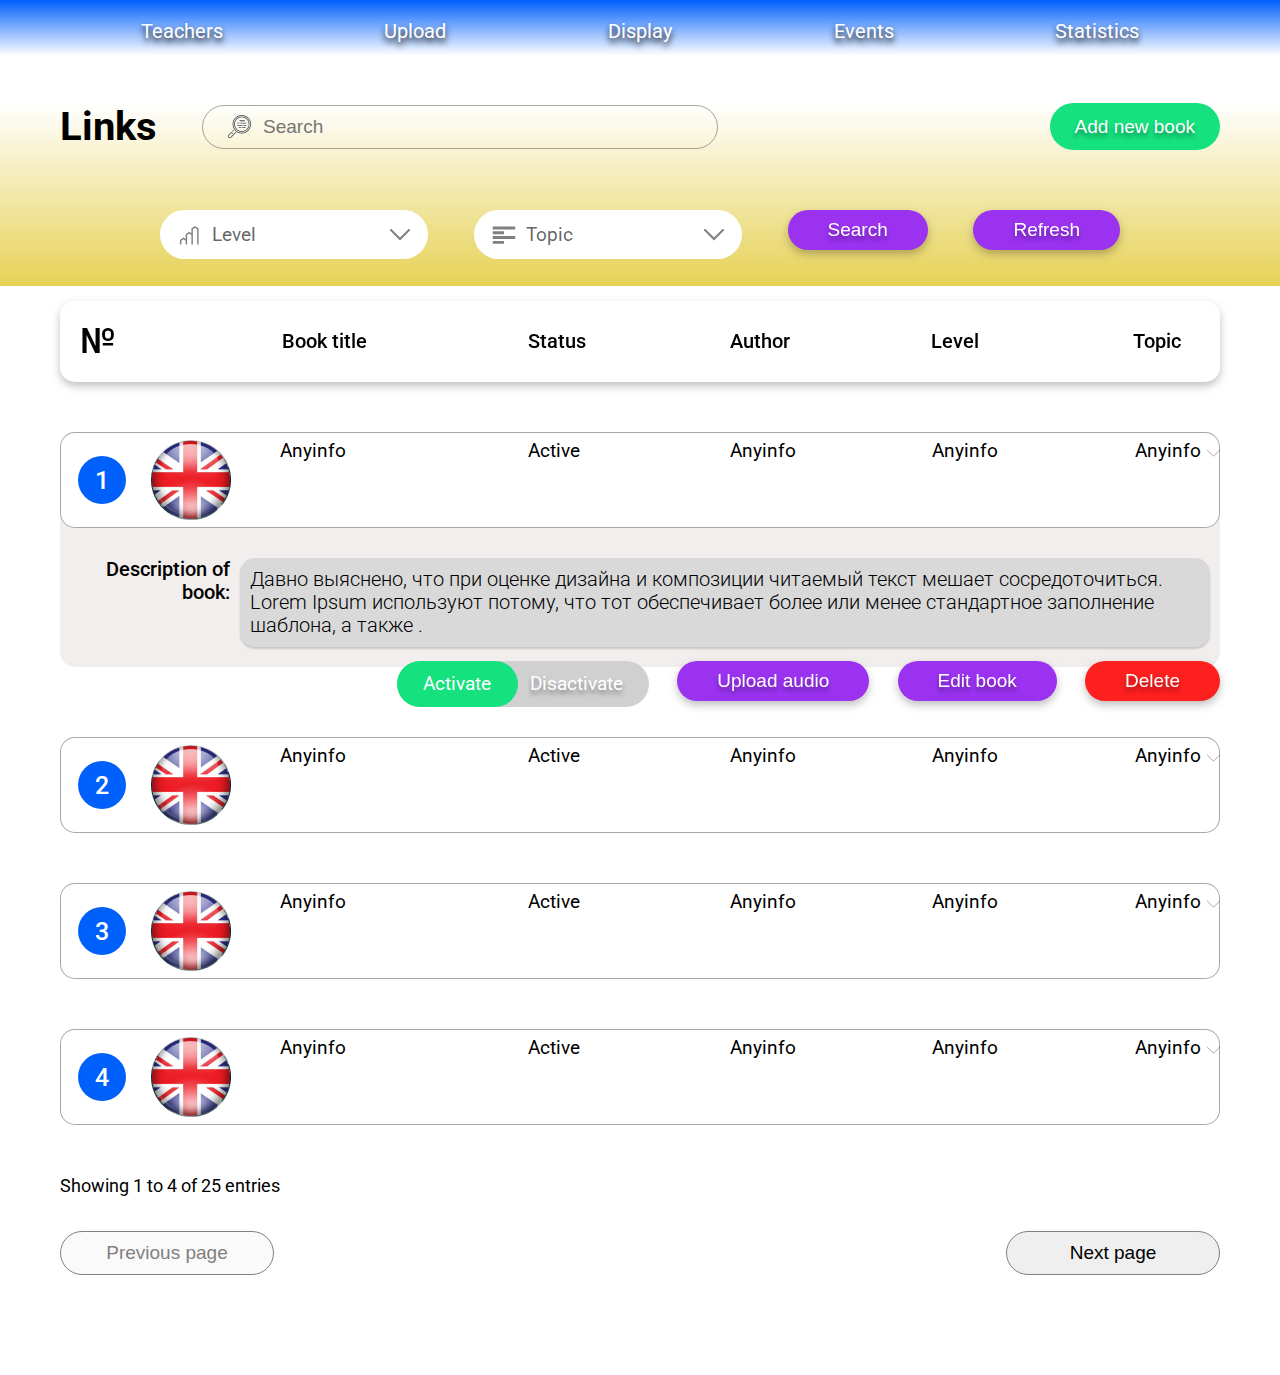
<file: lk/books.html>
<!DOCTYPE html>
<html lang="ru">
<head>
    <meta charset="UTF-8">
    <meta http-equiv="X-UA-Compatible" content="IE=edge">
    <meta name="viewport" content="width=device-width, initial-scale=1.0">
    <link rel="stylesheet" href="/css/custom_style.css">
    <title>Lingo</title>
</head>
<body>
    <header>
        <div class="container">
            <ul class="list">
                <li>
                    <span class="title">Teachers</span>
                    <ul class="menu">
                        <li class="title">Teacher’s info</li>
                        <li><a href="#">Add teacher</a></li>
                        <li><a href="#">Lessons</a></li>
                    </ul>
                </li>
                <li>
                    <span class="title">Upload</span>
                    <ul class="menu">
                        <li><a href="#">Links</a></li>
                        <li><a href="#">Study books</a></li>
                        <li><a href="#">Training videos</a></li>
                        <li><a href="#">Videos for students</a></li>
                        <li><a href="#">Options</a></li>
                    </ul>
                </li>
                <li>
                    <span class="title">Display</span>
                    <ul class="menu">
                        <li><a href="#">Links</a></li>
                        <li><a href="#">Study books</a></li>
                        <li><a href="#">Training videos</a></li>
                        <li><a href="#">Videos for students</a></li>
                        <li><a href="#">Options</a></li>
                    </ul>
                </li>
                <li>
                    <span class="title">Events</span>
                    <ul class="menu">
                        <li><a href="#">Events</a></li>
                        <li><a href="#">Add event</a></li>
                    </ul>
                </li>
                <li>
                    <span class="title">Statistics</span>
                    <ul class="menu">
                        <li><a href="#">Demo</a></li>
                        <li><a href="#">Lessons</a></li>
                    </ul>
                </li>
            </ul>
        </div>
    </header>
    <main class="books-page">
        <section class="section__filter">
            <div class="container">
                <div class="header">
                    <div class="wrapper">
                        <h1>Links</h1>
                        <div class="search-block">
                            <svg width="23" height="23" viewBox="0 0 23 23" fill="none" xmlns="http://www.w3.org/2000/svg">
                                <g clip-path="url(#clip0_611_823)">
                                <path d="M16.4829 6.13382H11.8829C11.6709 6.13382 11.4996 5.96209 11.4996 5.75051C11.4996 5.53892 11.6709 5.36719 11.8829 5.36719H16.4829C16.6949 5.36719 16.8662 5.53892 16.8662 5.75051C16.8662 5.96209 16.6949 6.13382 16.4829 6.13382Z" fill="#434D55"/>
                                <path d="M14.1838 12.2676H17.2505C17.4625 12.2676 17.6338 12.4393 17.6338 12.6509C17.6338 12.8625 17.4625 13.0342 17.2505 13.0342H14.1838C13.9718 13.0342 13.8005 12.8625 13.8005 12.6509C13.8005 12.4393 13.9718 12.2676 14.1838 12.2676Z" fill="#434D55"/>
                                <path d="M15.3338 10.3511C15.3338 10.1395 15.5051 9.96777 15.7171 9.96777H18.0171C18.2291 9.96777 18.4004 10.1395 18.4004 10.3511C18.4004 10.5627 18.2291 10.7344 18.0171 10.7344H15.7171C15.5051 10.7344 15.3338 10.5627 15.3338 10.3511Z" fill="#434D55"/>
                                <path d="M18.0171 8.43461H12.6504C12.4384 8.43461 12.2671 8.26287 12.2671 8.05129C12.2671 7.83971 12.4384 7.66797 12.6504 7.66797H18.0171C18.2291 7.66797 18.4004 7.83971 18.4004 8.05129C18.4004 8.26287 18.2291 8.43461 18.0171 8.43461Z" fill="#434D55"/>
                                <path d="M11.1167 12.2676H12.65C12.862 12.2676 13.0333 12.4393 13.0333 12.6509C13.0333 12.8625 12.862 13.0342 12.65 13.0342H11.1167C10.9047 13.0342 10.7334 12.8625 10.7334 12.6509C10.7333 12.4393 10.9047 12.2676 11.1167 12.2676Z" fill="#434D55"/>
                                <path d="M5.64569 15.1863C5.79519 15.3358 5.79519 15.5789 5.64569 15.7284L4.83224 16.5418C4.75749 16.617 4.65934 16.6541 4.56123 16.6541C4.46348 16.6541 4.36532 16.6169 4.29021 16.5418C4.14071 16.3923 4.14071 16.1496 4.29021 15.9998L5.10326 15.1863C5.25316 15.0368 5.49583 15.0368 5.64569 15.1863Z" fill="#434D55"/>
                                <path d="M0.561952 19.729L3.24837 17.043C3.32007 16.9709 3.41741 16.9307 3.51938 16.9307H3.51974C3.62131 16.9307 3.71906 16.9713 3.79116 17.0434L4.87216 18.1305C5.02166 18.2808 5.0209 18.5231 4.87063 18.6726C4.71996 18.8221 4.4777 18.8217 4.32861 18.671L3.51862 17.8568L1.10402 20.2711C0.887051 20.4884 0.767064 20.7771 0.767064 21.0841C0.767064 21.3911 0.887051 21.6802 1.10402 21.8971C1.55212 22.3452 2.28125 22.346 2.73011 21.8975L7.27261 17.355C7.42211 17.2055 7.66477 17.2055 7.81463 17.355C7.96413 17.5049 7.96413 17.7476 7.81463 17.8975L3.27213 22.4396C2.89879 22.8133 2.4081 23 1.91742 23C1.42674 23 0.935342 22.813 0.561952 22.4396C0.200106 22.0773 0.0003829 21.5962 0.0003829 21.0841C0.0003829 20.5723 0.200106 20.0908 0.561952 19.729Z" fill="#434D55"/>
                                <path d="M4.6 9.20098C4.6 4.12831 8.72733 0.000976562 13.8 0.000976562C18.8727 0.000976562 23 4.12831 23 9.20098C23 14.2736 18.8727 18.401 13.8 18.401C8.72733 18.401 4.6 14.2736 4.6 9.20098ZM13.8 17.6343C18.4502 17.6343 22.2333 13.8512 22.2333 9.20098C22.2333 4.55075 18.4502 0.767613 13.8 0.767613C9.14978 0.767613 5.36668 4.55071 5.36668 9.20093C5.36668 13.8512 9.14978 17.6343 13.8 17.6343Z" fill="#434D55"/>
                                <path d="M13.8 1.53418C18.0274 1.53418 21.4667 4.97344 21.4667 9.20086C21.4667 13.4283 18.0274 16.8675 13.8 16.8675C9.57257 16.8675 6.13331 13.4282 6.13331 9.20082C6.13331 4.9734 9.57257 1.53418 13.8 1.53418ZM13.8 16.1009C17.6046 16.1009 20.7 13.0054 20.7 9.20086C20.7 5.39629 17.6046 2.30086 13.8 2.30086C9.99542 2.30086 6.89999 5.39629 6.89999 9.20086C6.89999 13.0054 9.99542 16.1009 13.8 16.1009Z" fill="#434D55"/>
                                <path d="M9.58333 9.96777H14.1833C14.3953 9.96777 14.5667 10.1395 14.5667 10.3511C14.5667 10.5627 14.3953 10.7344 14.1833 10.7344H9.58333C9.37135 10.7344 9.20001 10.5627 9.20001 10.3511C9.20001 10.1395 9.37135 9.96777 9.58333 9.96777Z" fill="#434D55"/>
                                <path d="M9.5833 7.66797H11.1166C11.3286 7.66797 11.4999 7.8397 11.4999 8.05129C11.4999 8.26287 11.3286 8.43461 11.1166 8.43461H9.5833C9.37132 8.43461 9.19998 8.26287 9.19998 8.05129C9.19998 7.8397 9.37132 7.66797 9.5833 7.66797Z" fill="#434D55"/>
                                </g>
                                <defs>
                                <clipPath id="clip0_611_823">
                                <rect width="23" height="23" fill="white" transform="matrix(-1 0 0 1 23 0)"/>
                                </clipPath>
                                </defs>
                                </svg>
                                    
                                <input type="text" placeholder="Search"/>
                        </div>
                    </div>
                    <button class="btn-ui-1">Add new book</button>
                </div>
                <div class="filter">
                    <div class="select select-ui-1">
                        <div class="display">
                            <div class="left">
                                <svg width="24" height="23" viewBox="0 0 24 23" fill="none" xmlns="http://www.w3.org/2000/svg">
                                    <g clip-path="url(#clip0_611_93)">
                                    <path d="M17.0107 2.875L13.417 5.57031V10.2422L11.2607 8.625L7.66699 11.3203V15.9922L5.51074 14.375L1.91699 17.0703V21.5625H3.35449V17.7891L5.51074 16.1719L7.66699 17.7891V21.5625H9.10449V12.0391L11.2607 10.4219L13.417 12.0391V21.5625H14.8545V6.28906L17.0107 4.67188L19.167 6.28906V21.5625H20.6045V5.57031L17.0107 2.875Z" fill="black" fill-opacity="0.5"/>
                                    </g>
                                    <defs>
                                    <clipPath id="clip0_611_93">
                                    <rect width="23" height="23" fill="white" transform="translate(0.479492)"/>
                                    </clipPath>
                                    </defs>
                                    </svg>
                                    
                                <span class="title">Level</span>    
                            </div>   
                            <svg width="20" height="12" viewBox="0 0 20 12" fill="none" xmlns="http://www.w3.org/2000/svg">
                                <path d="M1 1L10 10L19 1" stroke="black" stroke-opacity="0.5" stroke-width="2" stroke-linecap="round"/>
                            </svg>                             
                        </div>
                    </div>
                    <div class="select select-ui-1">
                        <div class="display">
                            <div class="left">
                                <svg width="24" height="23" viewBox="0 0 24 23" fill="none" xmlns="http://www.w3.org/2000/svg">
                                    <g clip-path="url(#clip0_22_2494)">
                                    <path d="M0.479431 20.7539H11.9794V17.8789H0.479431V20.7539ZM0.479431 15.9607H23.4794V13.0857H0.479431V15.9607ZM11.9794 8.29707H0.479431V11.1721H11.9794V8.29707ZM0.479431 3.50391V6.37891H23.4794V3.50391H0.479431Z" fill="#808080"/>
                                    </g>
                                    <defs>
                                    <clipPath id="clip0_22_2494">
                                    <rect width="23" height="23" fill="white" transform="translate(0.479431)"/>
                                    </clipPath>
                                    </defs>
                                    </svg>
                                    
                                    
                                <span class="title">Topic</span>    
                            </div>   
                            <svg width="20" height="12" viewBox="0 0 20 12" fill="none" xmlns="http://www.w3.org/2000/svg">
                                <path d="M1 1L10 10L19 1" stroke="black" stroke-opacity="0.5" stroke-width="2" stroke-linecap="round"/>
                            </svg>                             
                        </div>
                    </div>
                    <button class="btn-ui-2">Search</button>
                    <button class="btn-ui-2">Refresh</button>
                </div>
            </div>
        </section>

        <section class="section__tables">
            <div class="container">
                <div class="thead">
                    <div class="column big">№</div>
                    <div class="column">Book title</div>
                    <div class="column">Status</div>
                    <div class="column">Author</div>
                    <div class="column">Level</div>
                    <div class="column">Topic</div>
                </div>

                <div class="tbody">
                    <div class="info">
                        <div class="column name">
                            <div class="num">1</div>
                            <img src="/image/resours/books/1.png" alt="books"/>
                        </div>
                        <div class="column">Anyinfo</div>
                        <div class="column">Active</div>
                        <div class="column">Anyinfo</div>
                        <div class="column">Anyinfo</div>
                        <div class="column">Anyinfo <svg width="15" height="8" viewBox="0 0 15 8" fill="none" xmlns="http://www.w3.org/2000/svg">
                            <path d="M1 0.75L7.5 7.25L14 0.75" stroke="black" stroke-opacity="0.34"/>
                            </svg>
                            </div>
                    </div>
                    <div class="pre">
                        <div class="row">
                            <span class="title">Description of book:</span>
                            <p>Давно выяснено, что при оценке дизайна и композиции читаемый текст мешает сосредоточиться. Lorem Ipsum используют потому, что тот обеспечивает более или менее стандартное заполнение шаблона, а также .</p>
                        </div>

                        <div class="wrapper-button">
                            <div class="chacked ui-swipe-checked" data-checked="true">
                                <span class="title active">Activate</span>
                                <span class="title">Disactivate</span>
                                <div class="bg_select"></div>
                            </div>
                            <button class="btn-ui-2">Upload audio</button>
                            <button class="btn-ui-2">Edit book</button>
                            <button class="btn-ui-3">Delete</button>
                        </div>
                    </div>
                </div>


                <div class="tbody">
                    <div class="info">
                        <div class="column name">
                            <div class="num">2</div>
                            <img src="/image/resours/books/1.png" alt="books"/>
                        </div>
                        <div class="column">Anyinfo</div>
                        <div class="column">Active</div>
                        <div class="column">Anyinfo</div>
                        <div class="column">Anyinfo</div>
                        <div class="column">Anyinfo <svg width="15" height="8" viewBox="0 0 15 8" fill="none" xmlns="http://www.w3.org/2000/svg">
                            <path d="M1 0.75L7.5 7.25L14 0.75" stroke="black" stroke-opacity="0.34"/>
                            </svg>
                            </div>
                    </div>
                </div>
                
                <div class="tbody">
                    <div class="info">
                        <div class="column name">
                            <div class="num">3</div>
                            <img src="/image/resours/books/1.png" alt="books"/>
                        </div>
                        <div class="column">Anyinfo</div>
                        <div class="column">Active</div>
                        <div class="column">Anyinfo</div>
                        <div class="column">Anyinfo</div>
                        <div class="column">Anyinfo <svg width="15" height="8" viewBox="0 0 15 8" fill="none" xmlns="http://www.w3.org/2000/svg">
                            <path d="M1 0.75L7.5 7.25L14 0.75" stroke="black" stroke-opacity="0.34"/>
                            </svg>
                            </div>
                    </div>
                </div>
                
                <div class="tbody">
                    <div class="info">
                        <div class="column name">
                            <div class="num">4</div>
                            <img src="/image/resours/books/1.png" alt="books"/>
                        </div>
                        <div class="column">Anyinfo</div>
                        <div class="column">Active</div>
                        <div class="column">Anyinfo</div>
                        <div class="column">Anyinfo</div>
                        <div class="column">Anyinfo <svg width="15" height="8" viewBox="0 0 15 8" fill="none" xmlns="http://www.w3.org/2000/svg">
                            <path d="M1 0.75L7.5 7.25L14 0.75" stroke="black" stroke-opacity="0.34"/>
                            </svg>
                            </div>
                    </div>
                </div>

                

                <div class="pagination-wrapper">
                    <span class="info">Showing 1 to 4 of 25 entries</span>
                    <div class="controlls">
                        <button class="btn-ui-pagination" disabled>Previous page</button>
                        <button class="btn-ui-pagination">Next page</button>
                    </div>
                </div>
            </div>
        </section>
    </main>
</body>
</html>
</file>
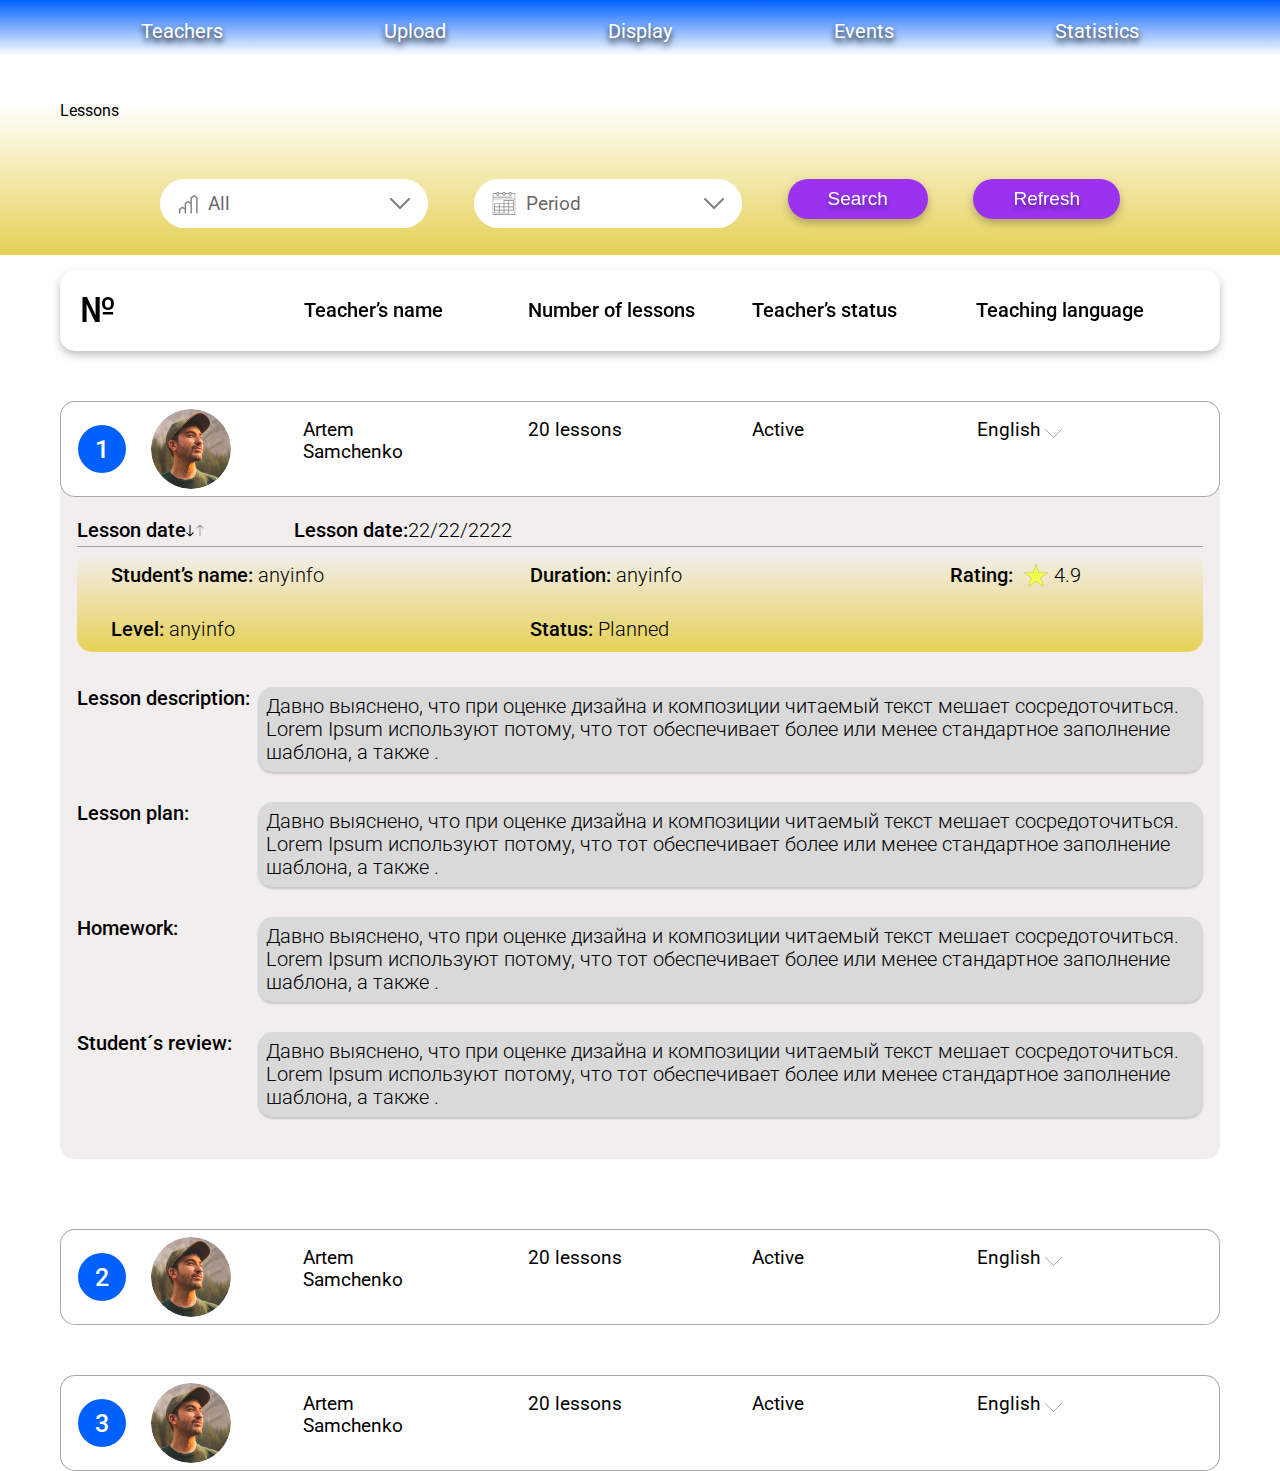
<file: lk/lessons.html>
<!DOCTYPE html>
<html lang="ru">
<head>
    <meta charset="UTF-8">
    <meta http-equiv="X-UA-Compatible" content="IE=edge">
    <meta name="viewport" content="width=device-width, initial-scale=1.0">
    <link rel="stylesheet" href="/css/custom_style.css">
    <title>Lingo</title>
</head>
<body>
    <header>
        <div class="container">
            <ul class="list">
                <li>
                    <span class="title">Teachers</span>
                    <ul class="menu">
                        <li class="title">Teacher’s info</li>
                        <li><a href="#">Add teacher</a></li>
                        <li><a href="#">Lessons</a></li>
                    </ul>
                </li>
                <li>
                    <span class="title">Upload</span>
                    <ul class="menu">
                        <li><a href="#">Links</a></li>
                        <li><a href="#">Study books</a></li>
                        <li><a href="#">Training videos</a></li>
                        <li><a href="#">Videos for students</a></li>
                        <li><a href="#">Options</a></li>
                    </ul>
                </li>
                <li>
                    <span class="title">Display</span>
                    <ul class="menu">
                        <li><a href="#">Links</a></li>
                        <li><a href="#">Study books</a></li>
                        <li><a href="#">Training videos</a></li>
                        <li><a href="#">Videos for students</a></li>
                        <li><a href="#">Options</a></li>
                    </ul>
                </li>
                <li>
                    <span class="title">Events</span>
                    <ul class="menu">
                        <li><a href="#">Events</a></li>
                        <li><a href="#">Add event</a></li>
                    </ul>
                </li>
                <li>
                    <span class="title">Statistics</span>
                    <ul class="menu">
                        <li><a href="#">Demo</a></li>
                        <li><a href="#">Lessons</a></li>
                    </ul>
                </li>
            </ul>
        </div>
    </header>
    <main class="lessons-page">
        <section class="section__filter">
            <div class="container">
                <div class="header">
                    <h1>Lessons</h1>
                </div>
                <div class="filter">
                    <div class="select select-ui-1">
                        <div class="display">
                            <div class="left">
                                <svg width="20" height="20" viewBox="0 0 20 20" fill="none" xmlns="http://www.w3.org/2000/svg">
                                    <path d="M16.0107 0.875L12.417 3.57031V8.24219L10.2607 6.625L6.66699 9.32031V13.9922L4.51074 12.375L0.916992 15.0703V19.5625H2.35449V15.7891L4.51074 14.1719L6.66699 15.7891V19.5625H8.10449V10.0391L10.2607 8.42188L12.417 10.0391V19.5625H13.8545V4.28906L16.0107 2.67188L18.167 4.28906V19.5625H19.6045V3.57031L16.0107 0.875Z" fill="black" fill-opacity="0.5"/>
                                </svg>
                                <span class="title">All</span>    
                            </div>   
                            <svg width="20" height="12" viewBox="0 0 20 12" fill="none" xmlns="http://www.w3.org/2000/svg">
                                <path d="M1 1L10 10L19 1" stroke="black" stroke-opacity="0.5" stroke-width="2" stroke-linecap="round"/>
                            </svg>                             
                        </div>
                    </div>
                    <div class="select select-ui-1">
                        <div class="display">
                            <div class="left">
                                <svg width="24" height="23" viewBox="0 0 24 23" fill="none" xmlns="http://www.w3.org/2000/svg">
                                    <g clip-path="url(#clip0_611_120)">
                                    <path d="M19.4485 0.948436V0.829887C19.4485 0.372313 19.0762 0 18.6186 0H17.6701C17.2126 0 16.8402 0.372313 16.8402 0.829887V0.948436H13.2836V0.829887C13.2836 0.372313 12.9112 0 12.4537 0H11.5052C11.0477 0 10.6753 0.372313 10.6753 0.829887V0.948436H7.11866V0.829887C7.11861 0.372313 6.7463 0 6.28873 0H5.34029C4.88267 0 4.51036 0.372313 4.51036 0.829887V0.948436H0.479431V23H23.4794V0.948436H19.4485ZM17.5516 0.829887C17.5516 0.765648 17.6059 0.711338 17.6701 0.711338H18.6186C18.6828 0.711338 18.7371 0.765648 18.7371 0.829887V2.84535H17.5515V0.829887H17.5516ZM11.3866 0.829887C11.3866 0.765648 11.441 0.711338 11.5052 0.711338H12.4536C12.5179 0.711338 12.5722 0.765648 12.5722 0.829887V2.84535H11.3866V0.829887H11.3866ZM5.2217 0.829887C5.2217 0.765648 5.27601 0.711338 5.34025 0.711338H6.28868C6.35292 0.711338 6.40723 0.765648 6.40723 0.829887V2.84535H5.22165V0.829887H5.2217ZM22.7681 22.2887H1.19077V7.35052H22.7681V22.2887ZM22.7681 6.63918H1.19077V5.45361H20.2784V4.74227H1.19077V1.65977H4.51036V3.55669H7.11862V1.65977H10.6753V3.55669H13.2836V1.65977H16.8402V3.55669H19.4485V1.65977H22.7681V6.63918Z" fill="#808080"/>
                                    <path d="M11.6238 8.29895V11.3814H2.13922V21.3402H17.0774V18.4949H21.8196V8.29895H11.6238ZM6.88149 20.6288H2.8506V18.4948H6.88153V20.6288H6.88149ZM6.88149 17.7835H2.8506V15.1752H6.88153V17.7835H6.88149ZM6.88149 14.4639H2.8506V12.0927H6.88153V14.4639H6.88149ZM11.6238 20.6288H7.59283V18.4948H11.6238V20.6288ZM11.6238 17.7835H7.59283V15.1752H11.6238V17.7835ZM11.6238 14.4639H7.59283V12.0927H11.6238V14.4639ZM16.366 20.6288H12.3351V18.4948H16.366V20.6288ZM16.366 17.7835H12.3351V15.1752H16.366V17.7835ZM16.366 14.4639H12.3351V12.0927H16.366V14.4639ZM16.366 11.3814H12.3351V9.01029H16.366V11.3814ZM21.1083 17.7835H17.0774V15.1752H21.1083V17.7835ZM21.1083 14.4639H17.0774V12.0927H21.1083V14.4639ZM21.1083 11.3814H17.0774V9.01029H21.1083V11.3814Z" fill="#808080"/>
                                    </g>
                                    <defs>
                                    <clipPath id="clip0_611_120">
                                    <rect width="23" height="23" fill="white" transform="translate(0.479431)"/>
                                    </clipPath>
                                    </defs>
                                    </svg>
                                    
                                <span class="title">Period</span>    
                            </div>   
                            <svg width="20" height="12" viewBox="0 0 20 12" fill="none" xmlns="http://www.w3.org/2000/svg">
                                <path d="M1 1L10 10L19 1" stroke="black" stroke-opacity="0.5" stroke-width="2" stroke-linecap="round"/>
                            </svg>                             
                        </div>
                    </div>
                    <button class="btn-ui-2">Search</button>
                    <button class="btn-ui-2">Refresh</button>
                </div>
            </div>
        </section>
        <section class="section-tables">
            <div class="container">
                <div class="tables">
                    <div class="header">
                        <div class="column big">№</div>
                        <div class="column">Teacher’s name</div>
                        <div class="column">Number of lessons</div>
                        <div class="column">Teacher’s status</div>
                        <div class="column">Teaching language</div>
                    </div>

                    <div class="tbody">
                        <div class="info">
                            <div class="column photo">
                                <div class="num">1</div>
                                <img src="/image/avatar/1.png" alt="avatar"/>
                            </div>
                            <div class="column text">Artem <br> Samchenko</div>
                            <div class="column text">20 lessons</div>
                            <div class="column text">Active</div>

                            <div class="column select">English <svg width="17" height="10" viewBox="0 0 17 10" fill="none" xmlns="http://www.w3.org/2000/svg">
                                <path d="M0.5 0.5L8.5 8.5L16.5 0.5" stroke="black" stroke-opacity="0.34" stroke-linecap="round"/>
                                </svg>
                                </div>
                        </div>
                        <div class="pre">
                            <div class="lessons-info">
                                <span class="date">Lesson date
                                    <svg width="18" height="13" viewBox="0 0 18 13" fill="none" xmlns="http://www.w3.org/2000/svg">
                                        <path d="M3.64645 12.3536C3.84171 12.5488 4.15829 12.5488 4.35355 12.3536L7.53553 9.17157C7.7308 8.97631 7.7308 8.65973 7.53553 8.46447C7.34027 8.2692 7.02369 8.2692 6.82843 8.46447L4 11.2929L1.17157 8.46447C0.97631 8.2692 0.659728 8.2692 0.464466 8.46447C0.269204 8.65973 0.269204 8.97631 0.464466 9.17157L3.64645 12.3536ZM3.5 1L3.5 12L4.5 12L4.5 1L3.5 1Z" fill="black"/>
                                        <path d="M14.3536 0.646446C14.1583 0.451184 13.8417 0.451184 13.6464 0.646446L10.4645 3.82843C10.2692 4.02369 10.2692 4.34027 10.4645 4.53553C10.6597 4.7308 10.9763 4.7308 11.1716 4.53553L14 1.70711L16.8284 4.53553C17.0237 4.7308 17.3403 4.7308 17.5355 4.53553C17.7308 4.34027 17.7308 4.02369 17.5355 3.82843L14.3536 0.646446ZM14.5 12L14.5 1L13.5 1L13.5 12L14.5 12Z" fill="black" fill-opacity="0.34"/>
                                    </svg>                                        
                                </span>
                                <span class="date">Lesson date: <span class="text">22/22/2222</span></span>
                            </div>

                            <div class="lessons-info-body">
                                <div class="column">
                                    <span class="title">Student’s name:</span>
                                    <span class="text">anyinfo</span>
                                </div>
                                <div class="column">
                                    <span class="title">Duration:</span>
                                    <span class="text">anyinfo</span>
                                </div>
                                <div class="column">
                                    <span class="title">Rating:</span>
                                    <span class="text"><img src="/image/icons/starActive.svg" alt="star"/>4.9</span>
                                </div>
                                <div class="column">
                                    <span class="title">Level:</span>
                                    <span class="text">anyinfo</span>
                                </div>
                                <div class="column">
                                    <span class="title">Status:</span>
                                    <span class="text">Planned</span>
                                </div>
                            </div>

                            <div class="lessons-info-p">
                                <div class="row">
                                    <span class="title">Lesson description:</span>
                                    <p>Давно выяснено, что при оценке дизайна и композиции читаемый текст мешает сосредоточиться. Lorem Ipsum используют потому, что тот обеспечивает более или менее стандартное заполнение шаблона, а также .</p>
                                </div>
                                <div class="row">
                                    <span class="title">Lesson plan:</span>
                                    <p>Давно выяснено, что при оценке дизайна и композиции читаемый текст мешает сосредоточиться. Lorem Ipsum используют потому, что тот обеспечивает более или менее стандартное заполнение шаблона, а также .</p>
                                </div>
                                <div class="row">
                                    <span class="title">Homework:</span>
                                    <p>Давно выяснено, что при оценке дизайна и композиции читаемый текст мешает сосредоточиться. Lorem Ipsum используют потому, что тот обеспечивает более или менее стандартное заполнение шаблона, а также .</p>
                                </div>
                                <div class="row">
                                    <span class="title"> Student´s review:</span>
                                    <p>Давно выяснено, что при оценке дизайна и композиции читаемый текст мешает сосредоточиться. Lorem Ipsum используют потому, что тот обеспечивает более или менее стандартное заполнение шаблона, а также .</p>
                                </div>
                            </div>
                        </div>
                    </div>
                    <div class="tbody">
                        <div class="info">
                            <div class="column photo">
                                <div class="num">2</div>
                                <img src="/image/avatar/1.png" alt="avatar"/>
                            </div>
                            <div class="column text">Artem <br> Samchenko</div>
                            <div class="column text">20 lessons</div>
                            <div class="column text">Active</div>

                            <div class="column select">English <svg width="17" height="10" viewBox="0 0 17 10" fill="none" xmlns="http://www.w3.org/2000/svg">
                                <path d="M0.5 0.5L8.5 8.5L16.5 0.5" stroke="black" stroke-opacity="0.34" stroke-linecap="round"/>
                                </svg>
                                </div>
                        </div>
                    </div>
                    <div class="tbody">
                        <div class="info">
                            <div class="column photo">
                                <div class="num">3</div>
                                <img src="/image/avatar/1.png" alt="avatar"/>
                            </div>
                            <div class="column text">Artem <br> Samchenko</div>
                            <div class="column text">20 lessons</div>
                            <div class="column text">Active</div>

                            <div class="column select">English <svg width="17" height="10" viewBox="0 0 17 10" fill="none" xmlns="http://www.w3.org/2000/svg">
                                <path d="M0.5 0.5L8.5 8.5L16.5 0.5" stroke="black" stroke-opacity="0.34" stroke-linecap="round"/>
                                </svg>
                                </div>
                        </div>
                    </div>
                </div>
            </div>
        </section>
    </main>
</body>
</html>
</file>
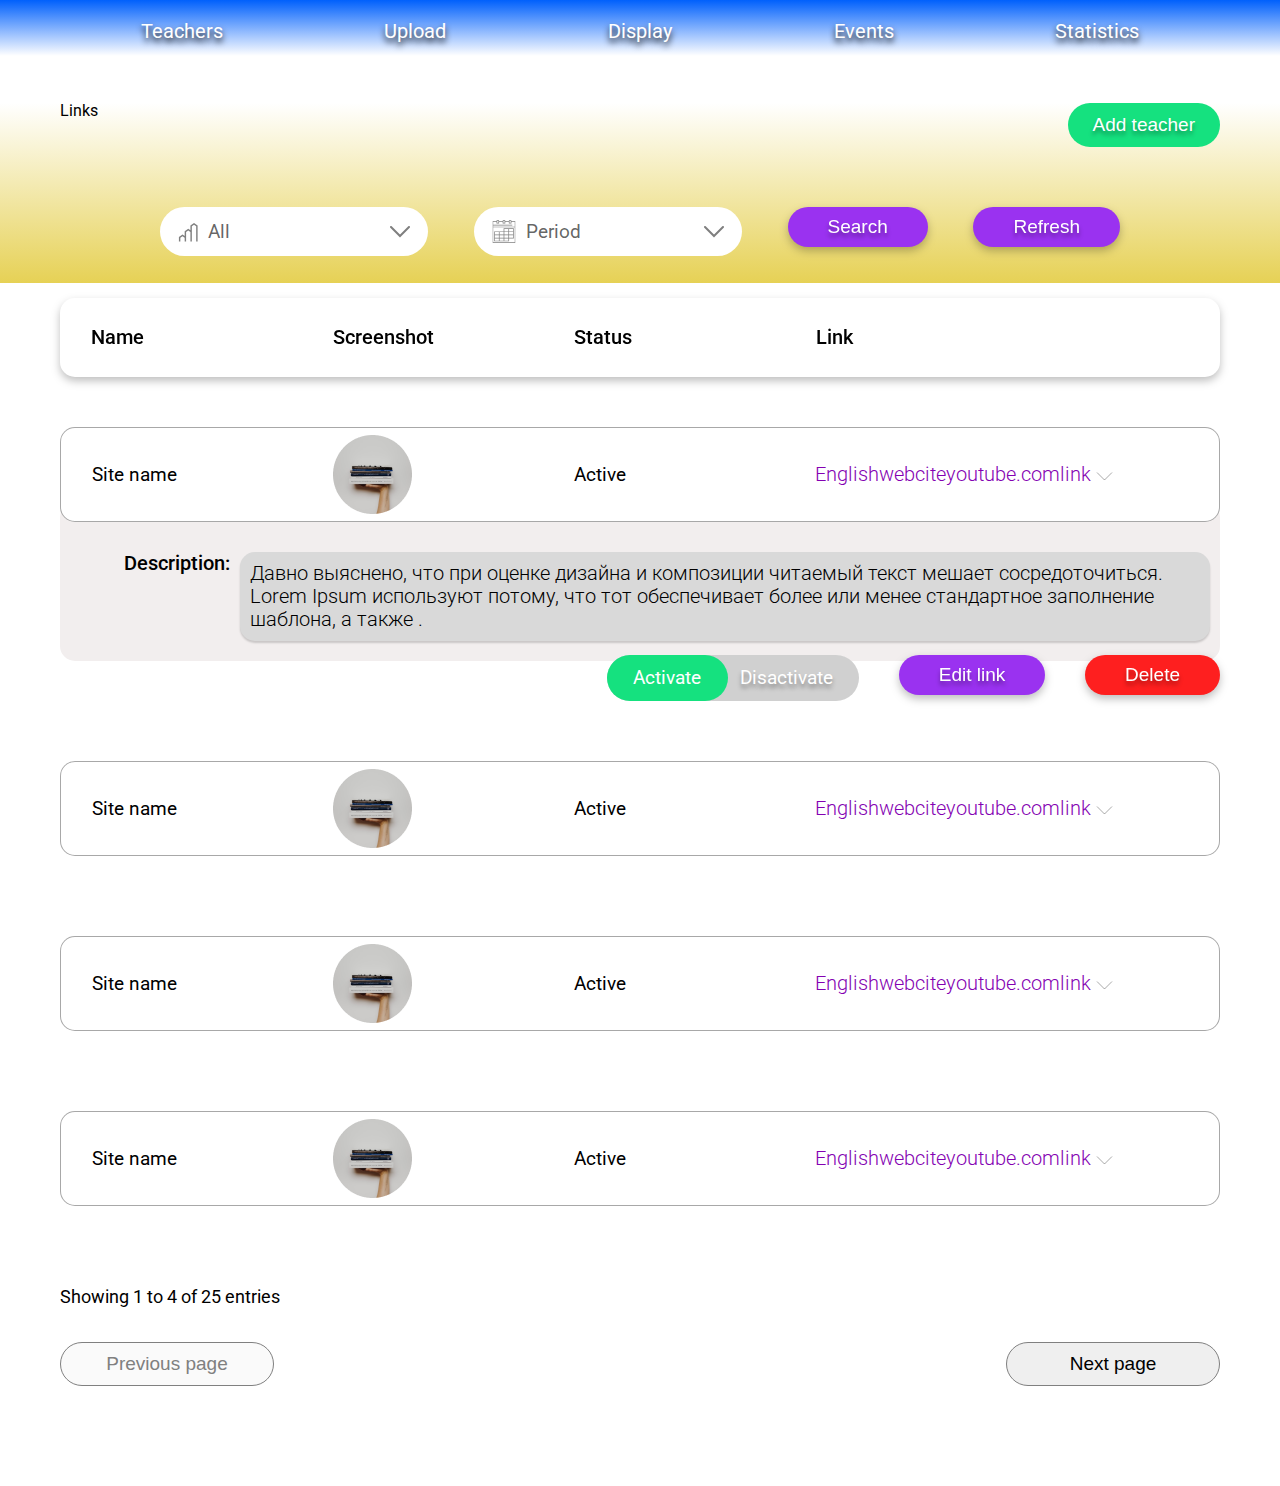
<file: lk/links.html>
<!DOCTYPE html>
<html lang="ru">
<head>
    <meta charset="UTF-8">
    <meta http-equiv="X-UA-Compatible" content="IE=edge">
    <meta name="viewport" content="width=device-width, initial-scale=1.0">
    <link rel="stylesheet" href="/css/custom_style.css">
    <title>Lingo</title>
</head>
<body>
    <header>
        <div class="container">
            <ul class="list">
                <li>
                    <span class="title">Teachers</span>
                    <ul class="menu">
                        <li class="title">Teacher’s info</li>
                        <li><a href="#">Add teacher</a></li>
                        <li><a href="#">Lessons</a></li>
                    </ul>
                </li>
                <li>
                    <span class="title">Upload</span>
                    <ul class="menu">
                        <li><a href="#">Links</a></li>
                        <li><a href="#">Study books</a></li>
                        <li><a href="#">Training videos</a></li>
                        <li><a href="#">Videos for students</a></li>
                        <li><a href="#">Options</a></li>
                    </ul>
                </li>
                <li>
                    <span class="title">Display</span>
                    <ul class="menu">
                        <li><a href="#">Links</a></li>
                        <li><a href="#">Study books</a></li>
                        <li><a href="#">Training videos</a></li>
                        <li><a href="#">Videos for students</a></li>
                        <li><a href="#">Options</a></li>
                    </ul>
                </li>
                <li>
                    <span class="title">Events</span>
                    <ul class="menu">
                        <li><a href="#">Events</a></li>
                        <li><a href="#">Add event</a></li>
                    </ul>
                </li>
                <li>
                    <span class="title">Statistics</span>
                    <ul class="menu">
                        <li><a href="#">Demo</a></li>
                        <li><a href="#">Lessons</a></li>
                    </ul>
                </li>
            </ul>
        </div>
    </header>
    <main class="links-page">
        <section class="section__filter">
            <div class="container">
                <div class="header">
                    <h1>Links</h1>
                    <button class="btn-ui-1">Add teacher</button>
                </div>
                <div class="filter">
                    <div class="select select-ui-1">
                        <div class="display">
                            <div class="left">
                                <svg width="20" height="20" viewBox="0 0 20 20" fill="none" xmlns="http://www.w3.org/2000/svg">
                                    <path d="M16.0107 0.875L12.417 3.57031V8.24219L10.2607 6.625L6.66699 9.32031V13.9922L4.51074 12.375L0.916992 15.0703V19.5625H2.35449V15.7891L4.51074 14.1719L6.66699 15.7891V19.5625H8.10449V10.0391L10.2607 8.42188L12.417 10.0391V19.5625H13.8545V4.28906L16.0107 2.67188L18.167 4.28906V19.5625H19.6045V3.57031L16.0107 0.875Z" fill="black" fill-opacity="0.5"/>
                                </svg>
                                <span class="title">All</span>    
                            </div>   
                            <svg width="20" height="12" viewBox="0 0 20 12" fill="none" xmlns="http://www.w3.org/2000/svg">
                                <path d="M1 1L10 10L19 1" stroke="black" stroke-opacity="0.5" stroke-width="2" stroke-linecap="round"/>
                            </svg>                             
                        </div>
                    </div>
                    <div class="select select-ui-1">
                        <div class="display">
                            <div class="left">
                                <svg width="24" height="23" viewBox="0 0 24 23" fill="none" xmlns="http://www.w3.org/2000/svg">
                                    <g clip-path="url(#clip0_611_120)">
                                    <path d="M19.4485 0.948436V0.829887C19.4485 0.372313 19.0762 0 18.6186 0H17.6701C17.2126 0 16.8402 0.372313 16.8402 0.829887V0.948436H13.2836V0.829887C13.2836 0.372313 12.9112 0 12.4537 0H11.5052C11.0477 0 10.6753 0.372313 10.6753 0.829887V0.948436H7.11866V0.829887C7.11861 0.372313 6.7463 0 6.28873 0H5.34029C4.88267 0 4.51036 0.372313 4.51036 0.829887V0.948436H0.479431V23H23.4794V0.948436H19.4485ZM17.5516 0.829887C17.5516 0.765648 17.6059 0.711338 17.6701 0.711338H18.6186C18.6828 0.711338 18.7371 0.765648 18.7371 0.829887V2.84535H17.5515V0.829887H17.5516ZM11.3866 0.829887C11.3866 0.765648 11.441 0.711338 11.5052 0.711338H12.4536C12.5179 0.711338 12.5722 0.765648 12.5722 0.829887V2.84535H11.3866V0.829887H11.3866ZM5.2217 0.829887C5.2217 0.765648 5.27601 0.711338 5.34025 0.711338H6.28868C6.35292 0.711338 6.40723 0.765648 6.40723 0.829887V2.84535H5.22165V0.829887H5.2217ZM22.7681 22.2887H1.19077V7.35052H22.7681V22.2887ZM22.7681 6.63918H1.19077V5.45361H20.2784V4.74227H1.19077V1.65977H4.51036V3.55669H7.11862V1.65977H10.6753V3.55669H13.2836V1.65977H16.8402V3.55669H19.4485V1.65977H22.7681V6.63918Z" fill="#808080"/>
                                    <path d="M11.6238 8.29895V11.3814H2.13922V21.3402H17.0774V18.4949H21.8196V8.29895H11.6238ZM6.88149 20.6288H2.8506V18.4948H6.88153V20.6288H6.88149ZM6.88149 17.7835H2.8506V15.1752H6.88153V17.7835H6.88149ZM6.88149 14.4639H2.8506V12.0927H6.88153V14.4639H6.88149ZM11.6238 20.6288H7.59283V18.4948H11.6238V20.6288ZM11.6238 17.7835H7.59283V15.1752H11.6238V17.7835ZM11.6238 14.4639H7.59283V12.0927H11.6238V14.4639ZM16.366 20.6288H12.3351V18.4948H16.366V20.6288ZM16.366 17.7835H12.3351V15.1752H16.366V17.7835ZM16.366 14.4639H12.3351V12.0927H16.366V14.4639ZM16.366 11.3814H12.3351V9.01029H16.366V11.3814ZM21.1083 17.7835H17.0774V15.1752H21.1083V17.7835ZM21.1083 14.4639H17.0774V12.0927H21.1083V14.4639ZM21.1083 11.3814H17.0774V9.01029H21.1083V11.3814Z" fill="#808080"/>
                                    </g>
                                    <defs>
                                    <clipPath id="clip0_611_120">
                                    <rect width="23" height="23" fill="white" transform="translate(0.479431)"/>
                                    </clipPath>
                                    </defs>
                                    </svg>
                                    
                                <span class="title">Period</span>    
                            </div>   
                            <svg width="20" height="12" viewBox="0 0 20 12" fill="none" xmlns="http://www.w3.org/2000/svg">
                                <path d="M1 1L10 10L19 1" stroke="black" stroke-opacity="0.5" stroke-width="2" stroke-linecap="round"/>
                            </svg>                             
                        </div>
                    </div>
                    <button class="btn-ui-2">Search</button>
                    <button class="btn-ui-2">Refresh</button>
                </div>
            </div>
        </section>

        <section class="section__tables">
            <div class="container">
                <div class="thead">
                    <div class="column">Name</div>
                    <div class="column">Screenshot</div>
                    <div class="column">Status</div>
                    <div class="column">Link</div>
                </div>

                <div class="tbody">
                    <div class="info">
                        <div class="column">Site name</div>
                        <div class="column"><img src="/image/resours/screenshot/site1.png" alt="site"/></div>
                        <div class="column">Active</div>
                        <div class="column"><a href="#">Englishwebciteyoutube.comlink 
                            <svg width="17" height="9" viewBox="0 0 17 9" fill="none" xmlns="http://www.w3.org/2000/svg">
                                <path d="M1 0.5L8.5 8L16 0.5" stroke="black" stroke-opacity="0.34"/>
                            </svg>                                    
                        </a></div>
                    </div>
                    <div class="pre">
                        <div class="row">
                            <span class="title">Description:</span>
                            <p>Давно выяснено, что при оценке дизайна и композиции читаемый текст мешает сосредоточиться. Lorem Ipsum используют потому, что тот обеспечивает более или менее стандартное заполнение шаблона, а также .</p>
                        </div>

                        <div class="wrapper-button">
                            <div class="chacked ui-swipe-checked" data-checked="true">
                                <span class="title active">Activate</span>
                                <span class="title">Disactivate</span>
                                <div class="bg_select"></div>
                            </div>
                            <button class="btn-ui-2">Edit link</button>
                            <button class="btn-ui-3">Delete</button>
                        </div>
                    </div>
                </div>

                <div class="tbody">
                    <div class="info">
                        <div class="column">Site name</div>
                        <div class="column"><img src="/image/resours/screenshot/site1.png" alt="site"/></div>
                        <div class="column">Active</div>
                        <div class="column"><a href="#">Englishwebciteyoutube.comlink 
                            <svg width="17" height="9" viewBox="0 0 17 9" fill="none" xmlns="http://www.w3.org/2000/svg">
                                <path d="M1 0.5L8.5 8L16 0.5" stroke="black" stroke-opacity="0.34"/>
                            </svg>                                    
                        </a></div>
                    </div>
                </div>

                <div class="tbody">
                    <div class="info">
                        <div class="column">Site name</div>
                        <div class="column"><img src="/image/resours/screenshot/site1.png" alt="site"/></div>
                        <div class="column">Active</div>
                        <div class="column"><a href="#">Englishwebciteyoutube.comlink 
                            <svg width="17" height="9" viewBox="0 0 17 9" fill="none" xmlns="http://www.w3.org/2000/svg">
                                <path d="M1 0.5L8.5 8L16 0.5" stroke="black" stroke-opacity="0.34"/>
                            </svg>                                    
                        </a></div>
                    </div>
                </div>

                <div class="tbody">
                    <div class="info">
                        <div class="column">Site name</div>
                        <div class="column"><img src="/image/resours/screenshot/site1.png" alt="site"/></div>
                        <div class="column">Active</div>
                        <div class="column"><a href="#">Englishwebciteyoutube.comlink 
                            <svg width="17" height="9" viewBox="0 0 17 9" fill="none" xmlns="http://www.w3.org/2000/svg">
                                <path d="M1 0.5L8.5 8L16 0.5" stroke="black" stroke-opacity="0.34"/>
                            </svg>                                    
                        </a></div>
                    </div>
                </div>

                <div class="pagination-wrapper">
                    <span class="info">Showing 1 to 4 of 25 entries</span>
                    <div class="controlls">
                        <button class="btn-ui-pagination" disabled>Previous page</button>
                        <button class="btn-ui-pagination">Next page</button>
                    </div>
                </div>
            </div>
        </section>
    </main>
</body>
</html>
</file>
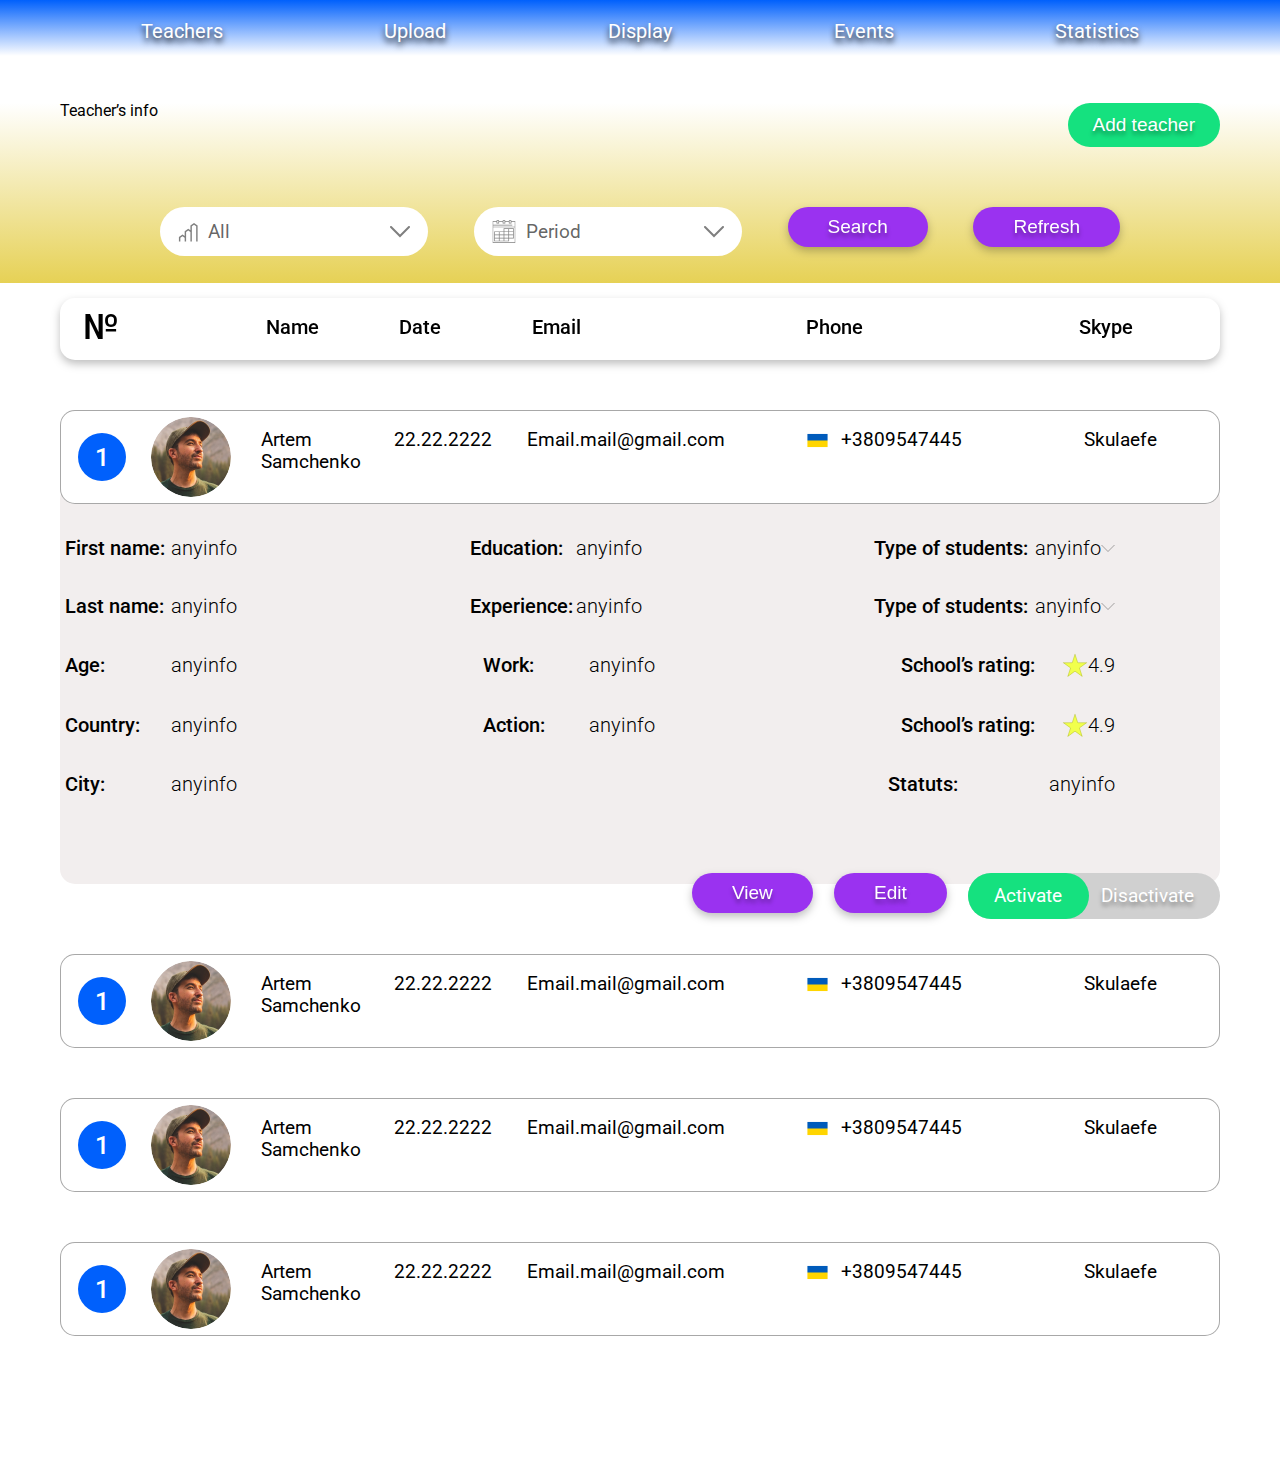
<file: lk/teacher-info.html>
<!DOCTYPE html>
<html lang="ru">
<head>
    <meta charset="UTF-8">
    <meta http-equiv="X-UA-Compatible" content="IE=edge">
    <meta name="viewport" content="width=device-width, initial-scale=1.0">
    <link rel="stylesheet" href="/css/custom_style.css">
    <title>Lingo</title>
</head>
<body>
    <header>
        <div class="container">
            <ul class="list">
                <li>
                    <span class="title">Teachers</span>
                    <ul class="menu">
                        <li class="title">Teacher’s info</li>
                        <li><a href="#">Add teacher</a></li>
                        <li><a href="#">Lessons</a></li>
                    </ul>
                </li>
                <li>
                    <span class="title">Upload</span>
                    <ul class="menu">
                        <li><a href="#">Links</a></li>
                        <li><a href="#">Study books</a></li>
                        <li><a href="#">Training videos</a></li>
                        <li><a href="#">Videos for students</a></li>
                        <li><a href="#">Options</a></li>
                    </ul>
                </li>
                <li>
                    <span class="title">Display</span>
                    <ul class="menu">
                        <li><a href="#">Links</a></li>
                        <li><a href="#">Study books</a></li>
                        <li><a href="#">Training videos</a></li>
                        <li><a href="#">Videos for students</a></li>
                        <li><a href="#">Options</a></li>
                    </ul>
                </li>
                <li>
                    <span class="title">Events</span>
                    <ul class="menu">
                        <li><a href="#">Events</a></li>
                        <li><a href="#">Add event</a></li>
                    </ul>
                </li>
                <li>
                    <span class="title">Statistics</span>
                    <ul class="menu">
                        <li><a href="#">Demo</a></li>
                        <li><a href="#">Lessons</a></li>
                    </ul>
                </li>
            </ul>
        </div>
    </header>
    <main class="teacher-page">
        <section class="section__filter">
            <div class="container">
                <div class="header">
                    <h1>Teacher’s info</h1>
                    <button class="btn-ui-1">Add teacher</button>
                </div>
                <div class="filter">
                    <div class="select select-ui-1">
                        <div class="display">
                            <div class="left">
                                <svg width="20" height="20" viewBox="0 0 20 20" fill="none" xmlns="http://www.w3.org/2000/svg">
                                    <path d="M16.0107 0.875L12.417 3.57031V8.24219L10.2607 6.625L6.66699 9.32031V13.9922L4.51074 12.375L0.916992 15.0703V19.5625H2.35449V15.7891L4.51074 14.1719L6.66699 15.7891V19.5625H8.10449V10.0391L10.2607 8.42188L12.417 10.0391V19.5625H13.8545V4.28906L16.0107 2.67188L18.167 4.28906V19.5625H19.6045V3.57031L16.0107 0.875Z" fill="black" fill-opacity="0.5"/>
                                </svg>
                                <span class="title">All</span>    
                            </div>   
                            <svg width="20" height="12" viewBox="0 0 20 12" fill="none" xmlns="http://www.w3.org/2000/svg">
                                <path d="M1 1L10 10L19 1" stroke="black" stroke-opacity="0.5" stroke-width="2" stroke-linecap="round"/>
                            </svg>                             
                        </div>
                    </div>
                    <div class="select select-ui-1">
                        <div class="display">
                            <div class="left">
                                <svg width="24" height="23" viewBox="0 0 24 23" fill="none" xmlns="http://www.w3.org/2000/svg">
                                    <g clip-path="url(#clip0_611_120)">
                                    <path d="M19.4485 0.948436V0.829887C19.4485 0.372313 19.0762 0 18.6186 0H17.6701C17.2126 0 16.8402 0.372313 16.8402 0.829887V0.948436H13.2836V0.829887C13.2836 0.372313 12.9112 0 12.4537 0H11.5052C11.0477 0 10.6753 0.372313 10.6753 0.829887V0.948436H7.11866V0.829887C7.11861 0.372313 6.7463 0 6.28873 0H5.34029C4.88267 0 4.51036 0.372313 4.51036 0.829887V0.948436H0.479431V23H23.4794V0.948436H19.4485ZM17.5516 0.829887C17.5516 0.765648 17.6059 0.711338 17.6701 0.711338H18.6186C18.6828 0.711338 18.7371 0.765648 18.7371 0.829887V2.84535H17.5515V0.829887H17.5516ZM11.3866 0.829887C11.3866 0.765648 11.441 0.711338 11.5052 0.711338H12.4536C12.5179 0.711338 12.5722 0.765648 12.5722 0.829887V2.84535H11.3866V0.829887H11.3866ZM5.2217 0.829887C5.2217 0.765648 5.27601 0.711338 5.34025 0.711338H6.28868C6.35292 0.711338 6.40723 0.765648 6.40723 0.829887V2.84535H5.22165V0.829887H5.2217ZM22.7681 22.2887H1.19077V7.35052H22.7681V22.2887ZM22.7681 6.63918H1.19077V5.45361H20.2784V4.74227H1.19077V1.65977H4.51036V3.55669H7.11862V1.65977H10.6753V3.55669H13.2836V1.65977H16.8402V3.55669H19.4485V1.65977H22.7681V6.63918Z" fill="#808080"/>
                                    <path d="M11.6238 8.29895V11.3814H2.13922V21.3402H17.0774V18.4949H21.8196V8.29895H11.6238ZM6.88149 20.6288H2.8506V18.4948H6.88153V20.6288H6.88149ZM6.88149 17.7835H2.8506V15.1752H6.88153V17.7835H6.88149ZM6.88149 14.4639H2.8506V12.0927H6.88153V14.4639H6.88149ZM11.6238 20.6288H7.59283V18.4948H11.6238V20.6288ZM11.6238 17.7835H7.59283V15.1752H11.6238V17.7835ZM11.6238 14.4639H7.59283V12.0927H11.6238V14.4639ZM16.366 20.6288H12.3351V18.4948H16.366V20.6288ZM16.366 17.7835H12.3351V15.1752H16.366V17.7835ZM16.366 14.4639H12.3351V12.0927H16.366V14.4639ZM16.366 11.3814H12.3351V9.01029H16.366V11.3814ZM21.1083 17.7835H17.0774V15.1752H21.1083V17.7835ZM21.1083 14.4639H17.0774V12.0927H21.1083V14.4639ZM21.1083 11.3814H17.0774V9.01029H21.1083V11.3814Z" fill="#808080"/>
                                    </g>
                                    <defs>
                                    <clipPath id="clip0_611_120">
                                    <rect width="23" height="23" fill="white" transform="translate(0.479431)"/>
                                    </clipPath>
                                    </defs>
                                    </svg>
                                    
                                <span class="title">Period</span>    
                            </div>   
                            <svg width="20" height="12" viewBox="0 0 20 12" fill="none" xmlns="http://www.w3.org/2000/svg">
                                <path d="M1 1L10 10L19 1" stroke="black" stroke-opacity="0.5" stroke-width="2" stroke-linecap="round"/>
                            </svg>                             
                        </div>
                    </div>
                    <button class="btn-ui-2">Search</button>
                    <button class="btn-ui-2">Refresh</button>
                </div>
            </div>
        </section>
        <section class="section__info">
            <div class="container">
                <div class="tables">
                    <div class="header">
                        <div class="column">
                            <span class="title big">№</span>
                        </div>
                        <div class="column">
                            <span class="title">Name</span>
                        </div>
                        <div class="column">
                            <span class="title">Date</span>
                        </div>
                        <div class="column">
                            <span class="title">Email</span>
                        </div>
                        <div class="column">
                            <span class="title">Phone</span>
                        </div>
                        <div class="column">
                            <span class="title">Skype</span>
                        </div>
                    </div>
                    <div class="tbody">
                        <div class="info">
                            <div class="column num">
                                <div class="num">1</div>
                                <img src="/image/avatar/1.png" alt="avatar"/>
                            </div>
                            <div class="column name text">
                                <span class="title">
                                    Artem Samchenko
                                </span>
                            </div>
                            <div class="column date text">
                                <span class="title">
                                    22.22.2222
                                </span>
                            </div>
                            <div class="column mail text">
                                <span class="title">
                                    Email.mail@gmail.com
                                </span>
                            </div>
                            <div class="column phone">
                                <svg width="23" height="23" viewBox="0 0 23 23" fill="none" xmlns="http://www.w3.org/2000/svg" xmlns:xlink="http://www.w3.org/1999/xlink">
                                    <rect width="23" height="23" fill="url(#pattern0)"/>
                                    <defs>
                                    <pattern id="pattern0" patternContentUnits="objectBoundingBox" width="1" height="1">
                                    <use xlink:href="#image0_7_907" transform="scale(0.00195312)"/>
                                    </pattern>
                                    <image id="image0_7_907" width="512" height="512" xlink:href="[data-uri]"/>
                                    </defs>
                                    </svg>
                                    
                                <span class="title">
                                    +3809547445
                                </span>
                            </div>
                            <div class="column mail text">
                                <span class="title">
                                    Skulaefe
                                </span>
                            </div>
                        </div>
                        <div class="pre">
                            <div class="row">
                                <div class="column">
                                    <div class="title">First name:</div>
                                    <div class="text">anyinfo</div>
                                    
                                </div>
                                <div class="column">
                                    <div class="title">Education:</div>
                                    <div class="text">anyinfo</div>
                                </div>
                                <div class="column">
                                    <div class="title">Type of students:</div>
                                    <div class="text">anyinfo</div>
                                    <svg width="14" height="9" viewBox="0 0 14 9" fill="none" xmlns="http://www.w3.org/2000/svg">
                                        <path d="M0.5 1L7 7.5L13.5 1" stroke="black" stroke-opacity="0.34"/>
                                    </svg>                                        
                                </div>
                            </div>
                            
                            <div class="row">
                                <div class="column">
                                    <div class="title">Last name:</div>
                                    <div class="text">anyinfo</div>
                                    
                                </div>
                                <div class="column">
                                    <div class="title">Experience:</div>
                                    <div class="text">anyinfo</div>
                                </div>
                                <div class="column">
                                    <div class="title">Type of students:</div>
                                    <div class="text">anyinfo</div>
                                    <svg width="14" height="9" viewBox="0 0 14 9" fill="none" xmlns="http://www.w3.org/2000/svg">
                                        <path d="M0.5 1L7 7.5L13.5 1" stroke="black" stroke-opacity="0.34"/>
                                    </svg>                                        
                                </div>
                            </div>

                            <div class="row">
                                <div class="column">
                                    <div class="title">Age:</div>
                                    <div class="text">anyinfo</div>
                                    
                                </div>
                                <div class="column">
                                    <div class="title">Work:</div>
                                    <div class="text">anyinfo</div>
                                </div>
                                <div class="column">
                                    <div class="title">School’s rating:</div>
                                    <svg width="26" height="25" viewBox="0 0 26 25" fill="none" xmlns="http://www.w3.org/2000/svg">
                                        <path d="M13 0.5L15.9187 9.48278H25.3637L17.7225 15.0344L20.6412 24.0172L13 18.4656L5.35879 24.0172L8.27747 15.0344L0.636266 9.48278H10.0813L13 0.5Z" fill="#F1FF4C"/>
                                        <path d="M13 1.30902L15.6809 9.56003L15.737 9.73278H15.9187H24.5943L17.5756 14.8322L17.4286 14.939L17.4848 15.1117L20.1657 23.3627L13.1469 18.2633L13 18.1565L12.8531 18.2633L5.83432 23.3627L8.51524 15.1117L8.57137 14.939L8.42442 14.8322L1.40569 9.73278H10.0813H10.263L10.3191 9.56003L13 1.30902Z" stroke="black" stroke-opacity="0.26" stroke-width="0.5"/>
                                    </svg>
                                    <span class="text">4.9</span>                                                                          
                                </div>
                            </div>

                            <div class="row">
                                <div class="column">
                                    <div class="title">Country:</div>
                                    <div class="text">anyinfo</div>
                                    
                                </div>
                                <div class="column">
                                    <div class="title">Action:</div>
                                    <div class="text">anyinfo</div>
                                </div>
                                <div class="column">
                                    <div class="title">School’s rating:</div>
                                    <svg width="26" height="25" viewBox="0 0 26 25" fill="none" xmlns="http://www.w3.org/2000/svg">
                                        <path d="M13 0.5L15.9187 9.48278H25.3637L17.7225 15.0344L20.6412 24.0172L13 18.4656L5.35879 24.0172L8.27747 15.0344L0.636266 9.48278H10.0813L13 0.5Z" fill="#F1FF4C"/>
                                        <path d="M13 1.30902L15.6809 9.56003L15.737 9.73278H15.9187H24.5943L17.5756 14.8322L17.4286 14.939L17.4848 15.1117L20.1657 23.3627L13.1469 18.2633L13 18.1565L12.8531 18.2633L5.83432 23.3627L8.51524 15.1117L8.57137 14.939L8.42442 14.8322L1.40569 9.73278H10.0813H10.263L10.3191 9.56003L13 1.30902Z" stroke="black" stroke-opacity="0.26" stroke-width="0.5"/>
                                    </svg>
                                    <span class="text">4.9</span>                                                                          
                                </div>
                            </div>

                            <div class="row">
                                <div class="column">
                                    <div class="title">City:</div>
                                    <div class="text">anyinfo</div>
                                    
                                </div>
                                <div class="column">
                                    <div class="title">Statuts:</div>
                                    <div class="text">anyinfo</div>
                                </div>
                            </div>

                            <div class="button-wrapper">
                                <button class="btn-ui-2">View</button>
                                <button class="btn-ui-2">Edit</button>
                                <div class="chacked ui-swipe-checked" data-checked="true">
                                    <span class="title active">Activate</span>
                                    <span class="title">Disactivate</span>
                                    <div class="bg_select"></div>
                                </div>
                            </div>

                        </div>
                    </div>

                    <div class="tbody">
                        <div class="info">
                            <div class="column num">
                                <div class="num">1</div>
                                <img src="/image/avatar/1.png" alt="avatar"/>
                            </div>
                            <div class="column name text">
                                <span class="title">
                                    Artem Samchenko
                                </span>
                            </div>
                            <div class="column date text">
                                <span class="title">
                                    22.22.2222
                                </span>
                            </div>
                            <div class="column mail text">
                                <span class="title">
                                    Email.mail@gmail.com
                                </span>
                            </div>
                            <div class="column phone">
                                <svg width="23" height="23" viewBox="0 0 23 23" fill="none" xmlns="http://www.w3.org/2000/svg" xmlns:xlink="http://www.w3.org/1999/xlink">
                                    <rect width="23" height="23" fill="url(#pattern0)"/>
                                    <defs>
                                    <pattern id="pattern0" patternContentUnits="objectBoundingBox" width="1" height="1">
                                    <use xlink:href="#image0_7_907" transform="scale(0.00195312)"/>
                                    </pattern>
                                    <image id="image0_7_907" width="512" height="512" xlink:href="[data-uri]"/>
                                    </defs>
                                    </svg>
                                    
                                <span class="title">
                                    +3809547445
                                </span>
                            </div>
                            <div class="column mail text">
                                <span class="title">
                                    Skulaefe
                                </span>
                            </div>
                        </div>
                    </div>

                    <div class="tbody">
                        <div class="info">
                            <div class="column num">
                                <div class="num">1</div>
                                <img src="/image/avatar/1.png" alt="avatar"/>
                            </div>
                            <div class="column name text">
                                <span class="title">
                                    Artem Samchenko
                                </span>
                            </div>
                            <div class="column date text">
                                <span class="title">
                                    22.22.2222
                                </span>
                            </div>
                            <div class="column mail text">
                                <span class="title">
                                    Email.mail@gmail.com
                                </span>
                            </div>
                            <div class="column phone">
                                <svg width="23" height="23" viewBox="0 0 23 23" fill="none" xmlns="http://www.w3.org/2000/svg" xmlns:xlink="http://www.w3.org/1999/xlink">
                                    <rect width="23" height="23" fill="url(#pattern0)"/>
                                    <defs>
                                    <pattern id="pattern0" patternContentUnits="objectBoundingBox" width="1" height="1">
                                    <use xlink:href="#image0_7_907" transform="scale(0.00195312)"/>
                                    </pattern>
                                    <image id="image0_7_907" width="512" height="512" xlink:href="[data-uri]"/>
                                    </defs>
                                    </svg>
                                    
                                <span class="title">
                                    +3809547445
                                </span>
                            </div>
                            <div class="column mail text">
                                <span class="title">
                                    Skulaefe
                                </span>
                            </div>
                        </div>
                    </div>

                    <div class="tbody">
                        <div class="info">
                            <div class="column num">
                                <div class="num">1</div>
                                <img src="/image/avatar/1.png" alt="avatar"/>
                            </div>
                            <div class="column name text">
                                <span class="title">
                                    Artem Samchenko
                                </span>
                            </div>
                            <div class="column date text">
                                <span class="title">
                                    22.22.2222
                                </span>
                            </div>
                            <div class="column mail text">
                                <span class="title">
                                    Email.mail@gmail.com
                                </span>
                            </div>
                            <div class="column phone">
                                <svg width="23" height="23" viewBox="0 0 23 23" fill="none" xmlns="http://www.w3.org/2000/svg" xmlns:xlink="http://www.w3.org/1999/xlink">
                                    <rect width="23" height="23" fill="url(#pattern0)"/>
                                    <defs>
                                    <pattern id="pattern0" patternContentUnits="objectBoundingBox" width="1" height="1">
                                    <use xlink:href="#image0_7_907" transform="scale(0.00195312)"/>
                                    </pattern>
                                    <image id="image0_7_907" width="512" height="512" xlink:href="[data-uri]"/>
                                    </defs>
                                    </svg>
                                    
                                <span class="title">
                                    +3809547445
                                </span>
                            </div>
                            <div class="column mail text">
                                <span class="title">
                                    Skulaefe
                                </span>
                            </div>
                        </div>
                    </div>
                </div>
            </div>
        </section>
    </main>
</body>
</html>
</file>
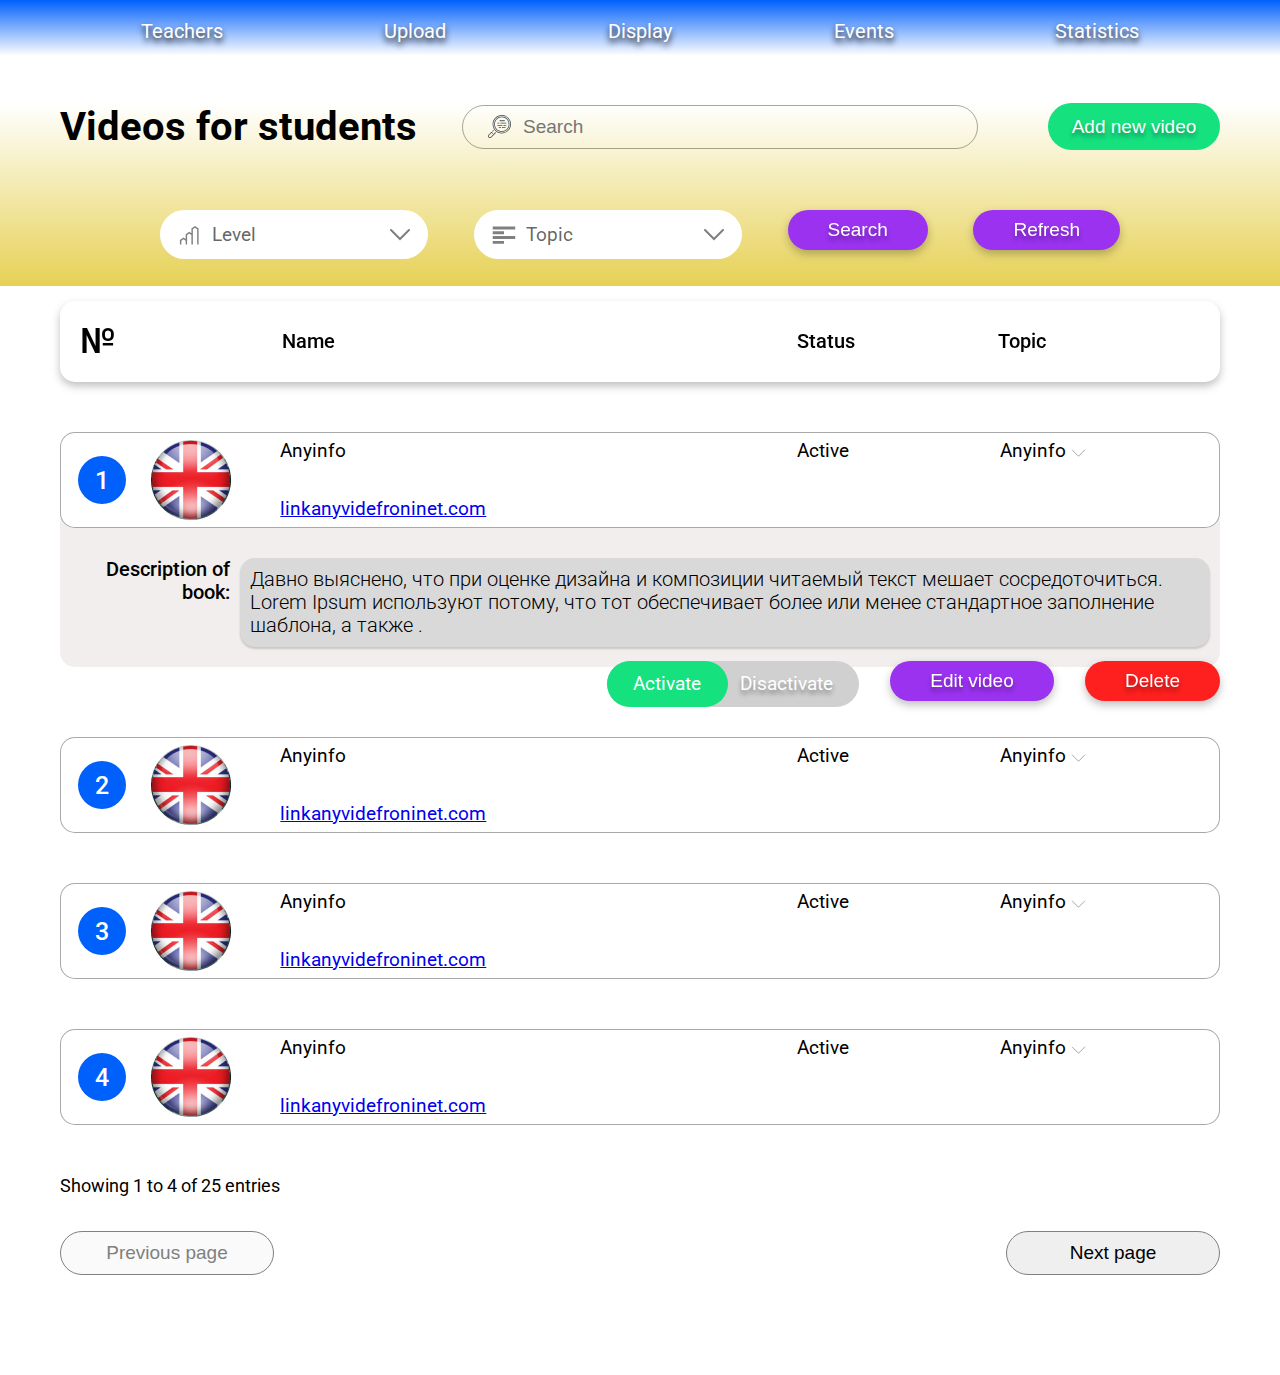
<file: lk/videos-students.html>
<!DOCTYPE html>
<html lang="ru">
<head>
    <meta charset="UTF-8">
    <meta http-equiv="X-UA-Compatible" content="IE=edge">
    <meta name="viewport" content="width=device-width, initial-scale=1.0">
    <link rel="stylesheet" href="/css/custom_style.css">
    <title>Lingo</title>
</head>
<body>
    <header>
        <div class="container">
            <ul class="list">
                <li>
                    <span class="title">Teachers</span>
                    <ul class="menu">
                        <li class="title">Teacher’s info</li>
                        <li><a href="#">Add teacher</a></li>
                        <li><a href="#">Lessons</a></li>
                    </ul>
                </li>
                <li>
                    <span class="title">Upload</span>
                    <ul class="menu">
                        <li><a href="#">Links</a></li>
                        <li><a href="#">Study books</a></li>
                        <li><a href="#">Training videos</a></li>
                        <li><a href="#">Videos for students</a></li>
                        <li><a href="#">Options</a></li>
                    </ul>
                </li>
                <li>
                    <span class="title">Display</span>
                    <ul class="menu">
                        <li><a href="#">Links</a></li>
                        <li><a href="#">Study books</a></li>
                        <li><a href="#">Training videos</a></li>
                        <li><a href="#">Videos for students</a></li>
                        <li><a href="#">Options</a></li>
                    </ul>
                </li>
                <li>
                    <span class="title">Events</span>
                    <ul class="menu">
                        <li><a href="#">Events</a></li>
                        <li><a href="#">Add event</a></li>
                    </ul>
                </li>
                <li>
                    <span class="title">Statistics</span>
                    <ul class="menu">
                        <li><a href="#">Demo</a></li>
                        <li><a href="#">Lessons</a></li>
                    </ul>
                </li>
            </ul>
        </div>
    </header>
    <main class="books-page">
        <section class="section__filter">
            <div class="container">
                <div class="header">
                    <div class="wrapper">
                        <h1>Videos for students</h1>
                        <div class="search-block">
                            <svg width="23" height="23" viewBox="0 0 23 23" fill="none" xmlns="http://www.w3.org/2000/svg">
                                <g clip-path="url(#clip0_611_823)">
                                <path d="M16.4829 6.13382H11.8829C11.6709 6.13382 11.4996 5.96209 11.4996 5.75051C11.4996 5.53892 11.6709 5.36719 11.8829 5.36719H16.4829C16.6949 5.36719 16.8662 5.53892 16.8662 5.75051C16.8662 5.96209 16.6949 6.13382 16.4829 6.13382Z" fill="#434D55"/>
                                <path d="M14.1838 12.2676H17.2505C17.4625 12.2676 17.6338 12.4393 17.6338 12.6509C17.6338 12.8625 17.4625 13.0342 17.2505 13.0342H14.1838C13.9718 13.0342 13.8005 12.8625 13.8005 12.6509C13.8005 12.4393 13.9718 12.2676 14.1838 12.2676Z" fill="#434D55"/>
                                <path d="M15.3338 10.3511C15.3338 10.1395 15.5051 9.96777 15.7171 9.96777H18.0171C18.2291 9.96777 18.4004 10.1395 18.4004 10.3511C18.4004 10.5627 18.2291 10.7344 18.0171 10.7344H15.7171C15.5051 10.7344 15.3338 10.5627 15.3338 10.3511Z" fill="#434D55"/>
                                <path d="M18.0171 8.43461H12.6504C12.4384 8.43461 12.2671 8.26287 12.2671 8.05129C12.2671 7.83971 12.4384 7.66797 12.6504 7.66797H18.0171C18.2291 7.66797 18.4004 7.83971 18.4004 8.05129C18.4004 8.26287 18.2291 8.43461 18.0171 8.43461Z" fill="#434D55"/>
                                <path d="M11.1167 12.2676H12.65C12.862 12.2676 13.0333 12.4393 13.0333 12.6509C13.0333 12.8625 12.862 13.0342 12.65 13.0342H11.1167C10.9047 13.0342 10.7334 12.8625 10.7334 12.6509C10.7333 12.4393 10.9047 12.2676 11.1167 12.2676Z" fill="#434D55"/>
                                <path d="M5.64569 15.1863C5.79519 15.3358 5.79519 15.5789 5.64569 15.7284L4.83224 16.5418C4.75749 16.617 4.65934 16.6541 4.56123 16.6541C4.46348 16.6541 4.36532 16.6169 4.29021 16.5418C4.14071 16.3923 4.14071 16.1496 4.29021 15.9998L5.10326 15.1863C5.25316 15.0368 5.49583 15.0368 5.64569 15.1863Z" fill="#434D55"/>
                                <path d="M0.561952 19.729L3.24837 17.043C3.32007 16.9709 3.41741 16.9307 3.51938 16.9307H3.51974C3.62131 16.9307 3.71906 16.9713 3.79116 17.0434L4.87216 18.1305C5.02166 18.2808 5.0209 18.5231 4.87063 18.6726C4.71996 18.8221 4.4777 18.8217 4.32861 18.671L3.51862 17.8568L1.10402 20.2711C0.887051 20.4884 0.767064 20.7771 0.767064 21.0841C0.767064 21.3911 0.887051 21.6802 1.10402 21.8971C1.55212 22.3452 2.28125 22.346 2.73011 21.8975L7.27261 17.355C7.42211 17.2055 7.66477 17.2055 7.81463 17.355C7.96413 17.5049 7.96413 17.7476 7.81463 17.8975L3.27213 22.4396C2.89879 22.8133 2.4081 23 1.91742 23C1.42674 23 0.935342 22.813 0.561952 22.4396C0.200106 22.0773 0.0003829 21.5962 0.0003829 21.0841C0.0003829 20.5723 0.200106 20.0908 0.561952 19.729Z" fill="#434D55"/>
                                <path d="M4.6 9.20098C4.6 4.12831 8.72733 0.000976562 13.8 0.000976562C18.8727 0.000976562 23 4.12831 23 9.20098C23 14.2736 18.8727 18.401 13.8 18.401C8.72733 18.401 4.6 14.2736 4.6 9.20098ZM13.8 17.6343C18.4502 17.6343 22.2333 13.8512 22.2333 9.20098C22.2333 4.55075 18.4502 0.767613 13.8 0.767613C9.14978 0.767613 5.36668 4.55071 5.36668 9.20093C5.36668 13.8512 9.14978 17.6343 13.8 17.6343Z" fill="#434D55"/>
                                <path d="M13.8 1.53418C18.0274 1.53418 21.4667 4.97344 21.4667 9.20086C21.4667 13.4283 18.0274 16.8675 13.8 16.8675C9.57257 16.8675 6.13331 13.4282 6.13331 9.20082C6.13331 4.9734 9.57257 1.53418 13.8 1.53418ZM13.8 16.1009C17.6046 16.1009 20.7 13.0054 20.7 9.20086C20.7 5.39629 17.6046 2.30086 13.8 2.30086C9.99542 2.30086 6.89999 5.39629 6.89999 9.20086C6.89999 13.0054 9.99542 16.1009 13.8 16.1009Z" fill="#434D55"/>
                                <path d="M9.58333 9.96777H14.1833C14.3953 9.96777 14.5667 10.1395 14.5667 10.3511C14.5667 10.5627 14.3953 10.7344 14.1833 10.7344H9.58333C9.37135 10.7344 9.20001 10.5627 9.20001 10.3511C9.20001 10.1395 9.37135 9.96777 9.58333 9.96777Z" fill="#434D55"/>
                                <path d="M9.5833 7.66797H11.1166C11.3286 7.66797 11.4999 7.8397 11.4999 8.05129C11.4999 8.26287 11.3286 8.43461 11.1166 8.43461H9.5833C9.37132 8.43461 9.19998 8.26287 9.19998 8.05129C9.19998 7.8397 9.37132 7.66797 9.5833 7.66797Z" fill="#434D55"/>
                                </g>
                                <defs>
                                <clipPath id="clip0_611_823">
                                <rect width="23" height="23" fill="white" transform="matrix(-1 0 0 1 23 0)"/>
                                </clipPath>
                                </defs>
                                </svg>
                                    
                                <input type="text" placeholder="Search"/>
                        </div>
                    </div>
                    <button class="btn-ui-1">Add new video</button>
                </div>
                <div class="filter">
                    <div class="select select-ui-1">
                        <div class="display">
                            <div class="left">
                                <svg width="24" height="23" viewBox="0 0 24 23" fill="none" xmlns="http://www.w3.org/2000/svg">
                                    <g clip-path="url(#clip0_611_93)">
                                    <path d="M17.0107 2.875L13.417 5.57031V10.2422L11.2607 8.625L7.66699 11.3203V15.9922L5.51074 14.375L1.91699 17.0703V21.5625H3.35449V17.7891L5.51074 16.1719L7.66699 17.7891V21.5625H9.10449V12.0391L11.2607 10.4219L13.417 12.0391V21.5625H14.8545V6.28906L17.0107 4.67188L19.167 6.28906V21.5625H20.6045V5.57031L17.0107 2.875Z" fill="black" fill-opacity="0.5"/>
                                    </g>
                                    <defs>
                                    <clipPath id="clip0_611_93">
                                    <rect width="23" height="23" fill="white" transform="translate(0.479492)"/>
                                    </clipPath>
                                    </defs>
                                    </svg>
                                    
                                <span class="title">Level</span>    
                            </div>   
                            <svg width="20" height="12" viewBox="0 0 20 12" fill="none" xmlns="http://www.w3.org/2000/svg">
                                <path d="M1 1L10 10L19 1" stroke="black" stroke-opacity="0.5" stroke-width="2" stroke-linecap="round"/>
                            </svg>                             
                        </div>
                    </div>
                    <div class="select select-ui-1">
                        <div class="display">
                            <div class="left">
                                <svg width="24" height="23" viewBox="0 0 24 23" fill="none" xmlns="http://www.w3.org/2000/svg">
                                    <g clip-path="url(#clip0_22_2494)">
                                    <path d="M0.479431 20.7539H11.9794V17.8789H0.479431V20.7539ZM0.479431 15.9607H23.4794V13.0857H0.479431V15.9607ZM11.9794 8.29707H0.479431V11.1721H11.9794V8.29707ZM0.479431 3.50391V6.37891H23.4794V3.50391H0.479431Z" fill="#808080"/>
                                    </g>
                                    <defs>
                                    <clipPath id="clip0_22_2494">
                                    <rect width="23" height="23" fill="white" transform="translate(0.479431)"/>
                                    </clipPath>
                                    </defs>
                                    </svg>
                                    
                                    
                                <span class="title">Topic</span>    
                            </div>   
                            <svg width="20" height="12" viewBox="0 0 20 12" fill="none" xmlns="http://www.w3.org/2000/svg">
                                <path d="M1 1L10 10L19 1" stroke="black" stroke-opacity="0.5" stroke-width="2" stroke-linecap="round"/>
                            </svg>                             
                        </div>
                    </div>
                    <button class="btn-ui-2">Search</button>
                    <button class="btn-ui-2">Refresh</button>
                </div>
            </div>
        </section>

        <section class="section__tables">
            <div class="container">
                <div class="thead v2">
                    <div class="column big">№</div>
                    <div class="column">Name</div>
                    <div class="column">Status</div>
                    <div class="column">Topic</div>
                </div>

                <div class="tbody v2">
                    <div class="info">
                        <div class="column name">
                            <div class="num">1</div>
                            <img src="/image/resours/books/1.png" alt="books"/>
                        </div>
                        <div class="column reverse">
                            <span class="text">Anyinfo</span>
                            <a href="#">linkanyvidefroninet.com</a>
                        </div>
                        <div class="column">Active</div>
                        <div class="column">Anyinfo <svg width="15" height="8" viewBox="0 0 15 8" fill="none" xmlns="http://www.w3.org/2000/svg">
                            <path d="M1 0.75L7.5 7.25L14 0.75" stroke="black" stroke-opacity="0.34"/>
                            </svg>
                            </div>
                    </div>
                    <div class="pre">
                        <div class="row">
                            <span class="title">Description of book:</span>
                            <p>Давно выяснено, что при оценке дизайна и композиции читаемый текст мешает сосредоточиться. Lorem Ipsum используют потому, что тот обеспечивает более или менее стандартное заполнение шаблона, а также .</p>
                        </div>

                        <div class="wrapper-button" style="max-width:613px;">
                            <div class="chacked ui-swipe-checked" data-checked="true">
                                <span class="title active">Activate</span>
                                <span class="title">Disactivate</span>
                                <div class="bg_select"></div>
                            </div>
                            <button class="btn-ui-2">Edit video</button>
                            <button class="btn-ui-3">Delete</button>
                        </div>
                    </div>
                </div>

                <div class="tbody v2">
                    <div class="info">
                        <div class="column name">
                            <div class="num">2</div>
                            <img src="/image/resours/books/1.png" alt="books"/>
                        </div>
                        <div class="column reverse">
                            <span class="text">Anyinfo</span>
                            <a href="#">linkanyvidefroninet.com</a>
                        </div>
                        <div class="column">Active</div>
                        <div class="column">Anyinfo <svg width="15" height="8" viewBox="0 0 15 8" fill="none" xmlns="http://www.w3.org/2000/svg">
                            <path d="M1 0.75L7.5 7.25L14 0.75" stroke="black" stroke-opacity="0.34"/>
                            </svg>
                            </div>
                    </div>
                </div>

                <div class="tbody v2">
                    <div class="info">
                        <div class="column name">
                            <div class="num">3</div>
                            <img src="/image/resours/books/1.png" alt="books"/>
                        </div>
                        <div class="column reverse">
                            <span class="text">Anyinfo</span>
                            <a href="#">linkanyvidefroninet.com</a>
                        </div>
                        <div class="column">Active</div>
                        <div class="column">Anyinfo <svg width="15" height="8" viewBox="0 0 15 8" fill="none" xmlns="http://www.w3.org/2000/svg">
                            <path d="M1 0.75L7.5 7.25L14 0.75" stroke="black" stroke-opacity="0.34"/>
                            </svg>
                            </div>
                    </div>
                </div>

                <div class="tbody v2">
                    <div class="info">
                        <div class="column name">
                            <div class="num">4</div>
                            <img src="/image/resours/books/1.png" alt="books"/>
                        </div>
                        <div class="column reverse">
                            <span class="text">Anyinfo</span>
                            <a href="#">linkanyvidefroninet.com</a>
                        </div>
                        <div class="column">Active</div>
                        <div class="column">Anyinfo <svg width="15" height="8" viewBox="0 0 15 8" fill="none" xmlns="http://www.w3.org/2000/svg">
                            <path d="M1 0.75L7.5 7.25L14 0.75" stroke="black" stroke-opacity="0.34"/>
                            </svg>
                            </div>
                    </div>
                </div>


               

                

                <div class="pagination-wrapper">
                    <span class="info">Showing 1 to 4 of 25 entries</span>
                    <div class="controlls">
                        <button class="btn-ui-pagination" disabled>Previous page</button>
                        <button class="btn-ui-pagination">Next page</button>
                    </div>
                </div>
            </div>
        </section>
    </main>
</body>
</html>
</file>
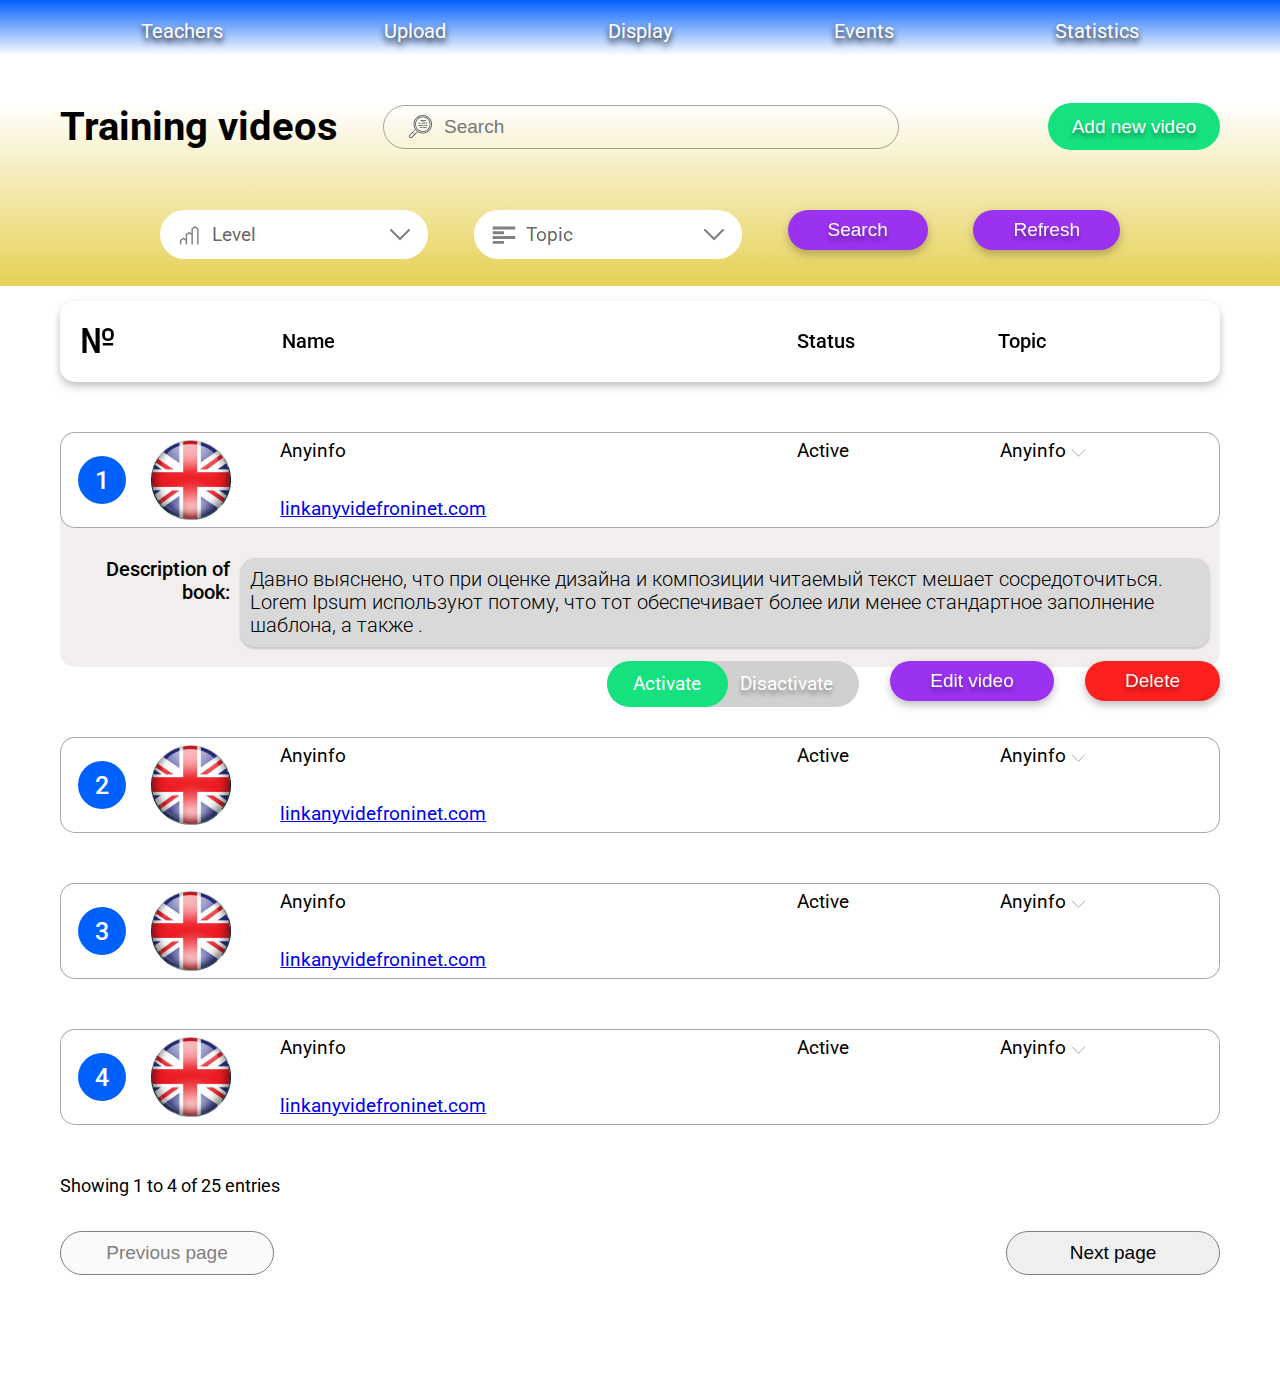
<file: lk/videos.html>
<!DOCTYPE html>
<html lang="ru">
<head>
    <meta charset="UTF-8">
    <meta http-equiv="X-UA-Compatible" content="IE=edge">
    <meta name="viewport" content="width=device-width, initial-scale=1.0">
    <link rel="stylesheet" href="/css/custom_style.css">
    <title>Lingo</title>
</head>
<body>
    <header>
        <div class="container">
            <ul class="list">
                <li>
                    <span class="title">Teachers</span>
                    <ul class="menu">
                        <li class="title">Teacher’s info</li>
                        <li><a href="#">Add teacher</a></li>
                        <li><a href="#">Lessons</a></li>
                    </ul>
                </li>
                <li>
                    <span class="title">Upload</span>
                    <ul class="menu">
                        <li><a href="#">Links</a></li>
                        <li><a href="#">Study books</a></li>
                        <li><a href="#">Training videos</a></li>
                        <li><a href="#">Videos for students</a></li>
                        <li><a href="#">Options</a></li>
                    </ul>
                </li>
                <li>
                    <span class="title">Display</span>
                    <ul class="menu">
                        <li><a href="#">Links</a></li>
                        <li><a href="#">Study books</a></li>
                        <li><a href="#">Training videos</a></li>
                        <li><a href="#">Videos for students</a></li>
                        <li><a href="#">Options</a></li>
                    </ul>
                </li>
                <li>
                    <span class="title">Events</span>
                    <ul class="menu">
                        <li><a href="#">Events</a></li>
                        <li><a href="#">Add event</a></li>
                    </ul>
                </li>
                <li>
                    <span class="title">Statistics</span>
                    <ul class="menu">
                        <li><a href="#">Demo</a></li>
                        <li><a href="#">Lessons</a></li>
                    </ul>
                </li>
            </ul>
        </div>
    </header>
    <main class="books-page">
        <section class="section__filter">
            <div class="container">
                <div class="header">
                    <div class="wrapper">
                        <h1>Training videos</h1>
                        <div class="search-block">
                            <svg width="23" height="23" viewBox="0 0 23 23" fill="none" xmlns="http://www.w3.org/2000/svg">
                                <g clip-path="url(#clip0_611_823)">
                                <path d="M16.4829 6.13382H11.8829C11.6709 6.13382 11.4996 5.96209 11.4996 5.75051C11.4996 5.53892 11.6709 5.36719 11.8829 5.36719H16.4829C16.6949 5.36719 16.8662 5.53892 16.8662 5.75051C16.8662 5.96209 16.6949 6.13382 16.4829 6.13382Z" fill="#434D55"/>
                                <path d="M14.1838 12.2676H17.2505C17.4625 12.2676 17.6338 12.4393 17.6338 12.6509C17.6338 12.8625 17.4625 13.0342 17.2505 13.0342H14.1838C13.9718 13.0342 13.8005 12.8625 13.8005 12.6509C13.8005 12.4393 13.9718 12.2676 14.1838 12.2676Z" fill="#434D55"/>
                                <path d="M15.3338 10.3511C15.3338 10.1395 15.5051 9.96777 15.7171 9.96777H18.0171C18.2291 9.96777 18.4004 10.1395 18.4004 10.3511C18.4004 10.5627 18.2291 10.7344 18.0171 10.7344H15.7171C15.5051 10.7344 15.3338 10.5627 15.3338 10.3511Z" fill="#434D55"/>
                                <path d="M18.0171 8.43461H12.6504C12.4384 8.43461 12.2671 8.26287 12.2671 8.05129C12.2671 7.83971 12.4384 7.66797 12.6504 7.66797H18.0171C18.2291 7.66797 18.4004 7.83971 18.4004 8.05129C18.4004 8.26287 18.2291 8.43461 18.0171 8.43461Z" fill="#434D55"/>
                                <path d="M11.1167 12.2676H12.65C12.862 12.2676 13.0333 12.4393 13.0333 12.6509C13.0333 12.8625 12.862 13.0342 12.65 13.0342H11.1167C10.9047 13.0342 10.7334 12.8625 10.7334 12.6509C10.7333 12.4393 10.9047 12.2676 11.1167 12.2676Z" fill="#434D55"/>
                                <path d="M5.64569 15.1863C5.79519 15.3358 5.79519 15.5789 5.64569 15.7284L4.83224 16.5418C4.75749 16.617 4.65934 16.6541 4.56123 16.6541C4.46348 16.6541 4.36532 16.6169 4.29021 16.5418C4.14071 16.3923 4.14071 16.1496 4.29021 15.9998L5.10326 15.1863C5.25316 15.0368 5.49583 15.0368 5.64569 15.1863Z" fill="#434D55"/>
                                <path d="M0.561952 19.729L3.24837 17.043C3.32007 16.9709 3.41741 16.9307 3.51938 16.9307H3.51974C3.62131 16.9307 3.71906 16.9713 3.79116 17.0434L4.87216 18.1305C5.02166 18.2808 5.0209 18.5231 4.87063 18.6726C4.71996 18.8221 4.4777 18.8217 4.32861 18.671L3.51862 17.8568L1.10402 20.2711C0.887051 20.4884 0.767064 20.7771 0.767064 21.0841C0.767064 21.3911 0.887051 21.6802 1.10402 21.8971C1.55212 22.3452 2.28125 22.346 2.73011 21.8975L7.27261 17.355C7.42211 17.2055 7.66477 17.2055 7.81463 17.355C7.96413 17.5049 7.96413 17.7476 7.81463 17.8975L3.27213 22.4396C2.89879 22.8133 2.4081 23 1.91742 23C1.42674 23 0.935342 22.813 0.561952 22.4396C0.200106 22.0773 0.0003829 21.5962 0.0003829 21.0841C0.0003829 20.5723 0.200106 20.0908 0.561952 19.729Z" fill="#434D55"/>
                                <path d="M4.6 9.20098C4.6 4.12831 8.72733 0.000976562 13.8 0.000976562C18.8727 0.000976562 23 4.12831 23 9.20098C23 14.2736 18.8727 18.401 13.8 18.401C8.72733 18.401 4.6 14.2736 4.6 9.20098ZM13.8 17.6343C18.4502 17.6343 22.2333 13.8512 22.2333 9.20098C22.2333 4.55075 18.4502 0.767613 13.8 0.767613C9.14978 0.767613 5.36668 4.55071 5.36668 9.20093C5.36668 13.8512 9.14978 17.6343 13.8 17.6343Z" fill="#434D55"/>
                                <path d="M13.8 1.53418C18.0274 1.53418 21.4667 4.97344 21.4667 9.20086C21.4667 13.4283 18.0274 16.8675 13.8 16.8675C9.57257 16.8675 6.13331 13.4282 6.13331 9.20082C6.13331 4.9734 9.57257 1.53418 13.8 1.53418ZM13.8 16.1009C17.6046 16.1009 20.7 13.0054 20.7 9.20086C20.7 5.39629 17.6046 2.30086 13.8 2.30086C9.99542 2.30086 6.89999 5.39629 6.89999 9.20086C6.89999 13.0054 9.99542 16.1009 13.8 16.1009Z" fill="#434D55"/>
                                <path d="M9.58333 9.96777H14.1833C14.3953 9.96777 14.5667 10.1395 14.5667 10.3511C14.5667 10.5627 14.3953 10.7344 14.1833 10.7344H9.58333C9.37135 10.7344 9.20001 10.5627 9.20001 10.3511C9.20001 10.1395 9.37135 9.96777 9.58333 9.96777Z" fill="#434D55"/>
                                <path d="M9.5833 7.66797H11.1166C11.3286 7.66797 11.4999 7.8397 11.4999 8.05129C11.4999 8.26287 11.3286 8.43461 11.1166 8.43461H9.5833C9.37132 8.43461 9.19998 8.26287 9.19998 8.05129C9.19998 7.8397 9.37132 7.66797 9.5833 7.66797Z" fill="#434D55"/>
                                </g>
                                <defs>
                                <clipPath id="clip0_611_823">
                                <rect width="23" height="23" fill="white" transform="matrix(-1 0 0 1 23 0)"/>
                                </clipPath>
                                </defs>
                                </svg>
                                    
                                <input type="text" placeholder="Search"/>
                        </div>
                    </div>
                    <button class="btn-ui-1">Add new video</button>
                </div>
                <div class="filter">
                    <div class="select select-ui-1">
                        <div class="display">
                            <div class="left">
                                <svg width="24" height="23" viewBox="0 0 24 23" fill="none" xmlns="http://www.w3.org/2000/svg">
                                    <g clip-path="url(#clip0_611_93)">
                                    <path d="M17.0107 2.875L13.417 5.57031V10.2422L11.2607 8.625L7.66699 11.3203V15.9922L5.51074 14.375L1.91699 17.0703V21.5625H3.35449V17.7891L5.51074 16.1719L7.66699 17.7891V21.5625H9.10449V12.0391L11.2607 10.4219L13.417 12.0391V21.5625H14.8545V6.28906L17.0107 4.67188L19.167 6.28906V21.5625H20.6045V5.57031L17.0107 2.875Z" fill="black" fill-opacity="0.5"/>
                                    </g>
                                    <defs>
                                    <clipPath id="clip0_611_93">
                                    <rect width="23" height="23" fill="white" transform="translate(0.479492)"/>
                                    </clipPath>
                                    </defs>
                                    </svg>
                                    
                                <span class="title">Level</span>    
                            </div>   
                            <svg width="20" height="12" viewBox="0 0 20 12" fill="none" xmlns="http://www.w3.org/2000/svg">
                                <path d="M1 1L10 10L19 1" stroke="black" stroke-opacity="0.5" stroke-width="2" stroke-linecap="round"/>
                            </svg>                             
                        </div>
                    </div>
                    <div class="select select-ui-1">
                        <div class="display">
                            <div class="left">
                                <svg width="24" height="23" viewBox="0 0 24 23" fill="none" xmlns="http://www.w3.org/2000/svg">
                                    <g clip-path="url(#clip0_22_2494)">
                                    <path d="M0.479431 20.7539H11.9794V17.8789H0.479431V20.7539ZM0.479431 15.9607H23.4794V13.0857H0.479431V15.9607ZM11.9794 8.29707H0.479431V11.1721H11.9794V8.29707ZM0.479431 3.50391V6.37891H23.4794V3.50391H0.479431Z" fill="#808080"/>
                                    </g>
                                    <defs>
                                    <clipPath id="clip0_22_2494">
                                    <rect width="23" height="23" fill="white" transform="translate(0.479431)"/>
                                    </clipPath>
                                    </defs>
                                    </svg>
                                    
                                    
                                <span class="title">Topic</span>    
                            </div>   
                            <svg width="20" height="12" viewBox="0 0 20 12" fill="none" xmlns="http://www.w3.org/2000/svg">
                                <path d="M1 1L10 10L19 1" stroke="black" stroke-opacity="0.5" stroke-width="2" stroke-linecap="round"/>
                            </svg>                             
                        </div>
                    </div>
                    <button class="btn-ui-2">Search</button>
                    <button class="btn-ui-2">Refresh</button>
                </div>
            </div>
        </section>

        <section class="section__tables">
            <div class="container">
                <div class="thead v2">
                    <div class="column big">№</div>
                    <div class="column">Name</div>
                    <div class="column">Status</div>
                    <div class="column">Topic</div>
                </div>

                <div class="tbody v2">
                    <div class="info">
                        <div class="column name">
                            <div class="num">1</div>
                            <img src="/image/resours/books/1.png" alt="books"/>
                        </div>
                        <div class="column reverse">
                            <span class="text">Anyinfo</span>
                            <a href="#">linkanyvidefroninet.com</a>
                        </div>
                        <div class="column">Active</div>
                        <div class="column">Anyinfo <svg width="15" height="8" viewBox="0 0 15 8" fill="none" xmlns="http://www.w3.org/2000/svg">
                            <path d="M1 0.75L7.5 7.25L14 0.75" stroke="black" stroke-opacity="0.34"/>
                            </svg>
                            </div>
                    </div>
                    <div class="pre">
                        <div class="row">
                            <span class="title">Description of book:</span>
                            <p>Давно выяснено, что при оценке дизайна и композиции читаемый текст мешает сосредоточиться. Lorem Ipsum используют потому, что тот обеспечивает более или менее стандартное заполнение шаблона, а также .</p>
                        </div>

                        <div class="wrapper-button" style="max-width:613px;">
                            <div class="chacked ui-swipe-checked" data-checked="true">
                                <span class="title active">Activate</span>
                                <span class="title">Disactivate</span>
                                <div class="bg_select"></div>
                            </div>
                            <button class="btn-ui-2">Edit video</button>
                            <button class="btn-ui-3">Delete</button>
                        </div>
                    </div>
                </div>

                <div class="tbody v2">
                    <div class="info">
                        <div class="column name">
                            <div class="num">2</div>
                            <img src="/image/resours/books/1.png" alt="books"/>
                        </div>
                        <div class="column reverse">
                            <span class="text">Anyinfo</span>
                            <a href="#">linkanyvidefroninet.com</a>
                        </div>
                        <div class="column">Active</div>
                        <div class="column">Anyinfo <svg width="15" height="8" viewBox="0 0 15 8" fill="none" xmlns="http://www.w3.org/2000/svg">
                            <path d="M1 0.75L7.5 7.25L14 0.75" stroke="black" stroke-opacity="0.34"/>
                            </svg>
                            </div>
                    </div>
                </div>

                <div class="tbody v2">
                    <div class="info">
                        <div class="column name">
                            <div class="num">3</div>
                            <img src="/image/resours/books/1.png" alt="books"/>
                        </div>
                        <div class="column reverse">
                            <span class="text">Anyinfo</span>
                            <a href="#">linkanyvidefroninet.com</a>
                        </div>
                        <div class="column">Active</div>
                        <div class="column">Anyinfo <svg width="15" height="8" viewBox="0 0 15 8" fill="none" xmlns="http://www.w3.org/2000/svg">
                            <path d="M1 0.75L7.5 7.25L14 0.75" stroke="black" stroke-opacity="0.34"/>
                            </svg>
                            </div>
                    </div>
                </div>

                <div class="tbody v2">
                    <div class="info">
                        <div class="column name">
                            <div class="num">4</div>
                            <img src="/image/resours/books/1.png" alt="books"/>
                        </div>
                        <div class="column reverse">
                            <span class="text">Anyinfo</span>
                            <a href="#">linkanyvidefroninet.com</a>
                        </div>
                        <div class="column">Active</div>
                        <div class="column">Anyinfo <svg width="15" height="8" viewBox="0 0 15 8" fill="none" xmlns="http://www.w3.org/2000/svg">
                            <path d="M1 0.75L7.5 7.25L14 0.75" stroke="black" stroke-opacity="0.34"/>
                            </svg>
                            </div>
                    </div>
                </div>


               

                

                <div class="pagination-wrapper">
                    <span class="info">Showing 1 to 4 of 25 entries</span>
                    <div class="controlls">
                        <button class="btn-ui-pagination" disabled>Previous page</button>
                        <button class="btn-ui-pagination">Next page</button>
                    </div>
                </div>
            </div>
        </section>
    </main>
</body>
</html>
</file>
<file: css/custom_style.css>
@import url("https://fonts.googleapis.com/css2?family=Roboto:wght@300;400;500;700;900&display=swap");a,abbr,acronym,address,applet,article,aside,audio,b,big,blockquote,body,canvas,caption,center,cite,code,dd,del,details,dfn,div,dl,dt,em,embed,fieldset,figcaption,figure,footer,form,h1,h2,h3,h4,h5,h6,header,hgroup,html,i,iframe,img,ins,kbd,label,legend,li,mark,menu,nav,object,ol,output,p,pre,q,ruby,s,samp,section,small,span,strike,strong,sub,summary,sup,table,tbody,td,tfoot,th,thead,time,tr,tt,u,ul,var,video{margin:0;padding:0;border:0;font-size:100%;font:inherit;vertical-align:baseline}article,aside,details,figcaption,figure,footer,header,hgroup,menu,nav,section{display:block}body{line-height:1}ol,ul{list-style:none}blockquote,q{quotes:none}blockquote:after,blockquote:before,q:after,q:before{content:"";content:none}table{border-collapse:collapse;border-spacing:0}body{font-family:"Roboto",sans-serif}.select-ui-1{padding:13px;padding-left:18px;padding-right:18px;background:#FFFFFF;border-radius:25px;width:232px}.select-ui-1>.display{cursor:pointer;display:-webkit-box;display:-ms-flexbox;display:flex;-webkit-box-pack:justify;-ms-flex-pack:justify;justify-content:space-between;-webkit-box-align:center;-ms-flex-align:center;align-items:center}.select-ui-1>.display>.left{display:-webkit-box;display:-ms-flexbox;display:flex;-webkit-box-align:center;-ms-flex-align:center;align-items:center}.select-ui-1>.display>.left>svg{margin-right:10px}.select-ui-1>.display>.left>.title{font-weight:400;font-size:19px;line-height:23px;text-align:center;color:rgba(0,0,0,0.62)}.btn-ui-1{font-weight:400;font-size:19px;line-height:22px;-webkit-box-pack:center;-ms-flex-pack:center;justify-content:center;display:-webkit-box;display:-ms-flexbox;display:flex;-webkit-box-align:center;-ms-flex-align:center;align-items:center;text-align:center;color:#FFFFFF;text-shadow:0px 4px 4px rgba(0,0,0,0.36);padding:11px;padding-left:25px;padding-right:25px;background:#15E17F;border-radius:44px;-webkit-transition:0.3s ease-in-out;transition:0.3s ease-in-out;cursor:pointer;white-space:nowrap;border:none}.btn-ui-1.hidden{background:#D0D0D0}.btn-ui-1.hidden:hover{opacity:0.9;background:#D0D0D0}.btn-ui-1:hover{background:#52E39D}.btn-ui-plus{width:30px;height:30px;background:#0060FC;border-radius:50%;cursor:pointer;border:none;display:-webkit-box;display:-ms-flexbox;display:flex;-webkit-box-align:center;-ms-flex-align:center;align-items:center;-webkit-box-pack:center;-ms-flex-pack:center;justify-content:center}.btn-ui-pagination{font-weight:400;font-size:19px;line-height:22px;text-align:center;color:#000000;padding-top:10px;padding-bottom:10px;border:1px solid #808080;border-radius:25px;cursor:pointer;width:214px;text-align:center}.btn-ui-pagination:disabled{cursor:default;color:#808080}.btn-ui-3{max-height:40px;font-weight:400;font-size:19px;line-height:22px;display:-webkit-box;display:-ms-flexbox;display:flex;-webkit-box-align:center;-ms-flex-align:center;align-items:center;text-align:center;color:#FFFFFF;text-shadow:0px 4px 4px rgba(0,0,0,0.36);padding:11px;padding-left:40px;padding-right:40px;background:#FE1F1F;border-radius:44px;-webkit-transition:0.3s ease-in-out;transition:0.3s ease-in-out;cursor:pointer;white-space:nowrap;border:none;-webkit-filter:drop-shadow(0px 4px 4px rgba(0,0,0,0.25));filter:drop-shadow(0px 4px 4px rgba(0,0,0,0.25))}.btn-ui-3:hover{background:#ad2c2c;-webkit-filter:drop-shadow(2px 6px 4px rgba(0,0,0,0.25));filter:drop-shadow(2px 6px 4px rgba(0,0,0,0.25))}.btn-ui-2{max-height:40px;font-weight:400;font-size:19px;line-height:22px;display:-webkit-box;display:-ms-flexbox;display:flex;-webkit-box-align:center;-ms-flex-align:center;align-items:center;text-align:center;color:#FFFFFF;text-shadow:0px 4px 4px rgba(0,0,0,0.36);padding:11px;padding-left:40px;padding-right:40px;background:#9A32F0;border-radius:44px;-webkit-transition:0.3s ease-in-out;transition:0.3s ease-in-out;cursor:pointer;white-space:nowrap;border:none;-webkit-filter:drop-shadow(0px 4px 4px rgba(0,0,0,0.25));filter:drop-shadow(0px 4px 4px rgba(0,0,0,0.25))}.btn-ui-2:hover{background:#9E50DE;-webkit-filter:drop-shadow(2px 6px 4px rgba(0,0,0,0.25));filter:drop-shadow(2px 6px 4px rgba(0,0,0,0.25))}.btn-ui-none{background:transparent;border:none;margin-left:10px;cursor:pointer}.select-ui-2{width:100%}.select-ui-2>.display{white-space:nowrap;padding:11px;cursor:pointer;max-height:40px;display:-webkit-box;display:-ms-flexbox;display:flex;-webkit-box-pack:justify;-ms-flex-pack:justify;justify-content:space-between;-webkit-box-align:center;-ms-flex-align:center;align-items:center;background:rgba(255,255,255,0.96);border:1px solid rgba(0,0,0,0.34);border-radius:25px}.select-ui-2>.display>.title{font-weight:300;font-size:20px;line-height:23px;display:-webkit-box;display:-ms-flexbox;display:flex;-webkit-box-align:center;-ms-flex-align:center;align-items:center;color:rgba(0,0,0,0.62)}.select-ui-2>.display>svg{padding-left:30px}.ui-checked-1{cursor:pointer;display:-webkit-box;display:-ms-flexbox;display:flex;-webkit-box-align:center;-ms-flex-align:center;align-items:center}.ui-checked-1>input{display:none}.ui-checked-1>.fake{width:13px;height:13px;min-width:13px;border:1px solid rgba(0,0,0,0.34);margin-left:5px;border-radius:50%;-webkit-transition:0.3s background ease-in-out;transition:0.3s background ease-in-out}.ui-checked-1>input:checked+.fake{background:#0060FC}.edit-ui-1{font-weight:300;font-size:20px;line-height:23px;outline:none;color:#000000;width:364px}.edit-ui-1[type=password]{width:100%}.edit-ui-1:-moz-read-only{background:transparent;border:none}.edit-ui-1:read-only{background:transparent;border:none}.ui-swipe-checked{max-width:200px;width:100%;padding-top:12px;padding-bottom:12px;padding-left:26px;padding-right:26px;display:-webkit-box;display:-ms-flexbox;display:flex;-webkit-box-pack:justify;-ms-flex-pack:justify;justify-content:space-between;background:#D0D0D0;border-radius:25px;position:relative;cursor:-webkit-grab;cursor:grab}.ui-swipe-checked>.bg_select{position:absolute;left:0;top:0;width:121px;height:100%;background:#15E17F;border-radius:44px;z-index:0}.ui-swipe-checked>.title{font-size:19px;line-height:22px;display:-webkit-box;display:-ms-flexbox;display:flex;-webkit-box-align:center;-ms-flex-align:center;align-items:center;text-align:center;color:#FFFFFF;position:relative;z-index:1;text-shadow:0px 4px 4px rgba(0,0,0,0.36)}.ui-swipe-checked>.title.active{text-shadow:none}.section__filter{margin-top:40px;padding-bottom:27px;background:-webkit-gradient(linear,left top,left bottom,from(rgba(230,209,85,0)),to(#E6D155));background:linear-gradient(180deg,rgba(230,209,85,0) 0%,#E6D155 100%)}.section__filter>.container>.header{margin-bottom:60px;display:-webkit-box;display:-ms-flexbox;display:flex;-webkit-box-pack:justify;-ms-flex-pack:justify;justify-content:space-between}.section__filter>.container>.header>.wrapper{display:-webkit-box;display:-ms-flexbox;display:flex;-webkit-box-align:center;-ms-flex-align:center;align-items:center}.section__filter>.container>.header>.wrapper>h1{font-weight:700;font-size:40px;line-height:47px;color:#000000}.section__filter>.container>.header>.wrapper>.search-block{padding:9px;padding-left:25px;padding-right:25px;display:-webkit-box;display:-ms-flexbox;display:flex;-webkit-box-align:center;-ms-flex-align:center;align-items:center;margin-left:45px;border:1px solid rgba(0,0,0,0.34);border-radius:25px}.section__filter>.container>.header>.wrapper>.search-block>input{width:427px;font-weight:400;font-size:19px;line-height:22px;display:-webkit-box;display:-ms-flexbox;display:flex;-webkit-box-align:center;-ms-flex-align:center;align-items:center;text-align:start;outline:none;margin-left:10px;background:transparent;border:none;color:rgba(0,0,0,0.62)}.section__filter>.container>.header>button{max-width:172px}.section__filter>.container>.filter{max-width:960px;margin-left:auto;margin-right:auto;display:-webkit-box;display:-ms-flexbox;display:flex;-webkit-box-pack:justify;-ms-flex-pack:justify;justify-content:space-between}.container{width:100%;max-width:1160px;margin-left:auto;margin-right:auto}header{padding-top:20px;padding-bottom:20px;background:-webkit-gradient(linear,left top,left bottom,from(#0060FC),color-stop(88.72%,rgba(252,0,0,0)),to(rgba(0,96,252,0)));background:linear-gradient(180deg,#0060FC 0%,rgba(252,0,0,0) 88.72%,rgba(0,96,252,0) 100%);font-family:"Roboto",sans-serif}header>.container>.list{display:-webkit-box;display:-ms-flexbox;display:flex;-ms-flex-pack:distribute;justify-content:space-around}header>.container>.list>li{position:relative}header>.container>.list>li>.title{font-weight:400;font-size:20px;line-height:23px;color:#FFFFFF;text-shadow:0px 4px 6px #000000;padding-bottom:20px;cursor:default}header>.container>.list>li:hover .menu{display:block}header>.container>.list>li>.menu{display:none;min-width:139px;position:absolute;width:100%;left:50%;top:25px;-webkit-transform:translateX(-50%);transform:translateX(-50%);border-radius:15px;padding:15px;background:-webkit-gradient(linear,left top,left bottom,color-stop(36.11%,#FFFFFF),to(rgba(154,50,240,0.72)));background:linear-gradient(180deg,#FFFFFF 36.11%,rgba(154,50,240,0.72) 100%)}header>.container>.list>li>.menu>.title{font-weight:700;font-size:18px;line-height:21px;text-align:center;color:#000000;margin-bottom:15px;text-align:center}header>.container>.list>li>.menu>li{margin-bottom:15px;text-align:center}header>.container>.list>li>.menu>li:last-child{margin-bottom:0}header>.container>.list>li>.menu>li>a{text-align:center;font-weight:400;font-size:18px;line-height:21px;color:#000000;text-decoration:none}main.teacher-page>.section__info{margin-top:15px;padding-bottom:130px}main.teacher-page>.section__info>.container>.tables>.header{margin-bottom:50px;background:#FFFFFF;border-radius:15px;-webkit-filter:drop-shadow(0px 4px 4px rgba(0,0,0,0.25));filter:drop-shadow(0px 4px 4px rgba(0,0,0,0.25));padding:18px;padding-left:23px;padding-right:23px;display:-ms-grid;display:grid;-ms-grid-columns:153px 30px 103px 30px 103px 30px 1fr 30px 1fr 30px 118px;grid-template-columns:153px 103px 103px 1fr 1fr 118px;grid-gap:30px}main.teacher-page>.section__info>.container>.tables>.header>.column>.title{font-weight:500;font-size:20px;line-height:23px;text-align:center;color:#000000}main.teacher-page>.section__info>.container>.tables>.header>.column>.title.big{font-size:35px}main.teacher-page>.section__info>.container>.tables>.tbody{margin-bottom:50px}main.teacher-page>.section__info>.container>.tables>.tbody:last-child{margin-bottom:0}main.teacher-page>.section__info>.container>.tables>.tbody>.info{border:1px solid rgba(0,0,0,0.34);border-radius:15px;padding:6px;padding-left:17px;position:relative;z-index:2;padding-right:17px;display:-ms-grid;display:grid;background:white;-ms-grid-columns:153px 30px 103px 30px 103px 30px 1fr 30px 1fr 30px 118px;grid-template-columns:153px 103px 103px 1fr 1fr 118px;grid-gap:30px}main.teacher-page>.section__info>.container>.tables>.tbody>.info>.column.num{display:-webkit-box;display:-ms-flexbox;display:flex;-webkit-box-align:center;-ms-flex-align:center;align-items:center}main.teacher-page>.section__info>.container>.tables>.tbody>.info>.column.num>.num{font-weight:500;font-size:25px;line-height:29px;text-align:center;color:#FFFFFF;width:48px;height:48px;border-radius:50%;display:-webkit-box;display:-ms-flexbox;display:flex;-webkit-box-align:center;-ms-flex-align:center;align-items:center;-webkit-box-pack:center;-ms-flex-pack:center;justify-content:center;background:#0060FC;margin-right:25px}main.teacher-page>.section__info>.container>.tables>.tbody>.info>.column.num>img{width:80px;height:80px;border-radius:50%;-o-object-fit:cover;object-fit:cover}main.teacher-page>.section__info>.container>.tables>.tbody>.info>.column.text{padding-top:12px;font-weight:400;font-size:19px;line-height:22px;color:#000000}main.teacher-page>.section__info>.container>.tables>.tbody>.info>.column.phone{padding-top:12px;display:-webkit-box;display:-ms-flexbox;display:flex}main.teacher-page>.section__info>.container>.tables>.tbody>.info>.column.phone>.title{font-weight:400;font-size:19px;line-height:22px;color:#000000;margin-left:12px}main.teacher-page>.section__info>.container>.tables>.tbody>.pre{margin-bottom:30px;padding-top:53px;padding-bottom:53px;padding-left:5px;padding-right:5px;position:relative;top:-20px;background:#F2EEEE;border-radius:15px;z-index:1}main.teacher-page>.section__info>.container>.tables>.tbody>.pre>.button-wrapper{position:absolute;bottom:0;display:-webkit-box;display:-ms-flexbox;display:flex;-webkit-box-pack:justify;-ms-flex-pack:justify;justify-content:space-between;max-width:528px;width:100%;right:0;bottom:-35px}main.teacher-page>.section__info>.container>.tables>.tbody>.pre>.row{display:-webkit-box;display:-ms-flexbox;display:flex;-webkit-box-pack:justify;-ms-flex-pack:justify;justify-content:space-between;margin-bottom:35px}main.teacher-page>.section__info>.container>.tables>.tbody>.pre>.row:last-child{margin-bottom:0}main.teacher-page>.section__info>.container>.tables>.tbody>.pre>.row>.column{display:-webkit-box;display:-ms-flexbox;display:flex;-webkit-box-align:center;-ms-flex-align:center;align-items:center}main.teacher-page>.section__info>.container>.tables>.tbody>.pre>.row>.column:last-child{padding-right:100px}main.teacher-page>.section__info>.container>.tables>.tbody>.pre>.row>.column:last-child>.title{width:156px}main.teacher-page>.section__info>.container>.tables>.tbody>.pre>.row>.column>.title{width:101px;font-weight:500;font-size:20px;line-height:23px;color:#000000;margin-right:5px;display:block}main.teacher-page>.section__info>.container>.tables>.tbody>.pre>.row>.column>.text{font-weight:300;font-size:20px;line-height:23px;color:#000000}main.edit-page .section__header{margin-top:30px;padding-top:56px;padding-bottom:84px;background:-webkit-gradient(linear,left top,left bottom,from(#0060FC),color-stop(88.72%,rgba(252,0,0,0)),to(rgba(0,96,252,0)));background:linear-gradient(180deg,#0060FC 0%,rgba(252,0,0,0) 88.72%,rgba(0,96,252,0) 100%)}main.edit-page .section__header>.container>h1{font-weight:700;font-size:40px;line-height:47px;color:#000000;text-align:center}main.edit-page>.section__save{padding:40px;background:#0060FC;margin-bottom:70px}main.edit-page>.section__save>.container{position:relative;display:-webkit-box;display:-ms-flexbox;display:flex;-webkit-box-pack:center;-ms-flex-pack:center;justify-content:center}main.edit-page>.section__save>.container>.wrapper-button{position:absolute;bottom:-60px;left:50%;-webkit-transform:translateX(-50%);transform:translateX(-50%);width:100%;max-width:700px;display:-webkit-box;display:-ms-flexbox;display:flex;-webkit-box-pack:justify;-ms-flex-pack:justify;justify-content:space-between}main.edit-page>.section__save>.container>.wrapper-button>button{min-width:152px}main.edit-page>.form__section{margin-bottom:40px}main.edit-page>.form__section>.row{background:#FFFFFF;-webkit-box-shadow:0px 4px 4px rgba(0,0,0,0.25);box-shadow:0px 4px 4px rgba(0,0,0,0.25);padding-bottom:10px;padding-top:10px;margin-bottom:40px}main.edit-page>.form__section>.row:last-child{margin-bottom:0}main.edit-page>.form__section>.row>.container{display:-webkit-box;display:-ms-flexbox;display:flex;-webkit-box-pack:justify;-ms-flex-pack:justify;justify-content:space-between}main.edit-page>.form__section>.row>.container>.wrapper{display:-webkit-box;display:-ms-flexbox;display:flex;-webkit-box-align:start;-ms-flex-align:start;align-items:flex-start}main.edit-page>.form__section>.row>.container>.wrapper>button{margin-right:10px}main.edit-page>.form__section>.row>.container>.left{display:-ms-grid;display:grid;-ms-grid-columns:200px 127px 1fr;grid-template-columns:200px 1fr;grid-gap:127px}main.edit-page>.form__section>.row>.container>.left>.title{text-align:end;font-weight:500;font-size:20px;line-height:23px;padding-top:6px;color:#000000}main.edit-page>.form__section>.row>.container>.left>.number{display:-webkit-box;display:-ms-flexbox;display:flex;-webkit-box-align:center;-ms-flex-align:center;align-items:center}main.edit-page>.form__section>.row>.container>.left>.number>svg{margin-right:6px}main.edit-page>.form__section>.row>.container>.left>.radio-wrapper{display:-webkit-box;display:-ms-flexbox;display:flex}main.edit-page>.form__section>.row>.container>.left>.radio-wrapper>label{margin-right:20px}main.edit-page>.form__section>.row>.container>.left>.select-wrapper{display:-webkit-box;display:-ms-flexbox;display:flex}main.edit-page>.form__section>.row>.container>.left>.select-wrapper>div{margin-right:18px}main.edit-page>.form__section>.row>.container>.left>.info-wrapper>.text-wrapper>.title{display:block;font-weight:500;font-size:20px;line-height:23px;text-align:left;padding-right:20px;color:#000000}main.edit-page>.form__section>.row>.container>.left>.info-wrapper>.text-wrapper>textarea{padding:14px;font-family:"Roboto";font-style:normal;font-weight:300;font-size:20px;line-height:23px;width:483px;height:120px;max-height:483px;color:#000000;background:#F2EEEE;border-radius:25px;max-width:483px;color:#000000}main.edit-page>.form__section>.row>.container>.left>.info-wrapper>.row{display:-webkit-box;display:-ms-flexbox;display:flex;-webkit-box-align:center;-ms-flex-align:center;align-items:center;margin-bottom:13px}main.edit-page>.form__section>.row>.container>.left>.info-wrapper>.row:last-child{margin-bottom:0}main.edit-page>.form__section>.row>.container>.left>.info-wrapper>.row>.pdf{background:rgba(255,255,255,0.96);border:1px solid rgba(0,0,0,0.34);border-radius:25px;padding:8px;padding-left:21px;padding-right:21px;display:-webkit-box;display:-ms-flexbox;display:flex;-webkit-box-align:center;-ms-flex-align:center;align-items:center}main.edit-page>.form__section>.row>.container>.left>.info-wrapper>.row>.pdf>.title{font-weight:300;font-size:20px;line-height:23px;color:#000000;display:block;margin-left:10px}main.edit-page>.form__section>.row>.container>.left>.lessons-wrapper>.row{display:-webkit-box;display:-ms-flexbox;display:flex;-webkit-box-align:center;-ms-flex-align:center;align-items:center;margin-bottom:10px}main.edit-page>.form__section>.row>.container>.left>.lessons-wrapper>.row:last-child{margin-bottom:0}main.edit-page>.form__section>.row>.container>.left>.lessons-wrapper>.row>a{font-weight:300;font-size:20px;line-height:23px;margin-right:10px;color:#8401B2;text-decoration:none}main.edit-page>.form__section>.row>.container>.left>.lessons-wrapper>.row>.date{padding-left:20px;font-weight:300;font-size:20px;line-height:23px;display:-webkit-box;display:-ms-flexbox;display:flex;-webkit-box-align:center;-ms-flex-align:center;align-items:center;color:#000000}main.edit-page>.form__section>.row>.container>.left>.rating-wrapper{display:-webkit-box;display:-ms-flexbox;display:flex;-webkit-box-align:center;-ms-flex-align:center;align-items:center}main.edit-page>.form__section>.row>.container>.left>.rating-wrapper>.text{font-weight:300;font-size:17px;line-height:21px;display:-webkit-box;display:-ms-flexbox;display:flex;-webkit-box-align:center;-ms-flex-align:center;align-items:center;color:#000000;display:block;margin-left:10px}main.lessons-page .section-tables{margin-top:15px}main.lessons-page .section-tables>.container>.tables>.header{margin-bottom:50px;background:#FFFFFF;border-radius:15px;-webkit-filter:drop-shadow(0px 4px 4px rgba(0,0,0,0.25));filter:drop-shadow(0px 4px 4px rgba(0,0,0,0.25));padding:20px;display:-ms-grid;display:grid;-ms-grid-columns:(20%)[5];grid-template-columns:repeat(5,20%)}main.lessons-page .section-tables>.container>.tables>.header>.column{display:-webkit-box;display:-ms-flexbox;display:flex;-webkit-box-align:center;-ms-flex-align:center;align-items:center;font-weight:500;font-size:20px;line-height:23px;color:#000000}main.lessons-page .section-tables>.container>.tables>.header>.column.big{font-size:35px;line-height:41px}main.lessons-page .section-tables>.container>.tables>.tbody{margin-bottom:50px}main.lessons-page .section-tables>.container>.tables>.tbody:last-child{margin-bottom:0}main.lessons-page .section-tables>.container>.tables>.tbody>.info{padding:7px;padding-left:17px;padding-right:17px;background:#FFFFFF;border:1px solid rgba(0,0,0,0.34);border-radius:15px;display:-ms-grid;display:grid;-ms-grid-columns:(20%)[5];grid-template-columns:repeat(5,20%);z-index:2;position:relative}main.lessons-page .section-tables>.container>.tables>.tbody>.info>.column{display:-webkit-box;display:-ms-flexbox;display:flex}main.lessons-page .section-tables>.container>.tables>.tbody>.info>.column.photo{-webkit-box-align:center;-ms-flex-align:center;align-items:center}main.lessons-page .section-tables>.container>.tables>.tbody>.info>.column>.num{width:48px;height:48px;font-style:normal;font-weight:500;font-size:25px;line-height:29px;text-align:center;color:#FFFFFF;display:-webkit-box;display:-ms-flexbox;display:flex;-webkit-box-pack:center;-ms-flex-pack:center;justify-content:center;-webkit-box-align:center;-ms-flex-align:center;align-items:center;background:#0060FC;border-radius:50%;margin-right:25px}main.lessons-page .section-tables>.container>.tables>.tbody>.info>.column>img{width:80px;height:80px;-o-object-fit:cover;object-fit:cover;border-radius:50%}main.lessons-page .section-tables>.container>.tables>.tbody>.info>.column.text{padding-top:10px;font-weight:400;font-size:19px;line-height:22px;color:#000000}main.lessons-page .section-tables>.container>.tables>.tbody>.info>.column.select{padding-top:10px;font-weight:400;font-size:19px;line-height:22px;color:#000000}main.lessons-page .section-tables>.container>.tables>.tbody>.info>.column.select>svg{cursor:pointer;position:relative;right:-5px;top:10px}main.lessons-page .section-tables>.container>.tables>.tbody>.pre{background:#F2EEEE;padding:17px;position:relative;top:-20px;border-radius:15px;z-index:1;padding-top:42px;padding-bottom:42px}main.lessons-page .section-tables>.container>.tables>.tbody>.pre>.lessons-info{padding-bottom:4px;display:-webkit-box;display:-ms-flexbox;display:flex;-webkit-box-align:center;-ms-flex-align:center;align-items:center;border-bottom:1px solid rgba(0,0,0,0.34)}main.lessons-page .section-tables>.container>.tables>.tbody>.pre>.lessons-info>.date{display:-webkit-box;display:-ms-flexbox;display:flex;-webkit-box-align:center;-ms-flex-align:center;align-items:center;margin-right:90px;font-weight:500;font-size:20px;line-height:23px;color:#000000}main.lessons-page .section-tables>.container>.tables>.tbody>.pre>.lessons-info>.date>.text{font-weight:300;font-size:20px;line-height:23px;color:#000000}main.lessons-page .section-tables>.container>.tables>.tbody>.pre>.lessons-info-p>.row{display:-ms-grid;display:grid;-ms-grid-columns:176px 5px 1fr;grid-template-columns:176px 1fr;margin-bottom:30px;grid-gap:5px}main.lessons-page .section-tables>.container>.tables>.tbody>.pre>.lessons-info-p>.row:last-child{margin-bottom:0}main.lessons-page .section-tables>.container>.tables>.tbody>.pre>.lessons-info-p>.row>.title{font-weight:500;font-size:20px;line-height:23px;color:#000000}main.lessons-page .section-tables>.container>.tables>.tbody>.pre>.lessons-info-p>.row>p{font-weight:300;font-size:20px;line-height:23px;color:#000000;padding:8px;background:#D9D9D9;-webkit-box-shadow:0px 2px 2px rgba(0,0,0,0.17);box-shadow:0px 2px 2px rgba(0,0,0,0.17);border-radius:15px}main.lessons-page .section-tables>.container>.tables>.tbody>.pre>.lessons-info-body{display:-ms-grid;display:grid;-ms-grid-columns:1fr 200px 1fr 200px 1fr;grid-template-columns:1fr 1fr 1fr;grid-gap:200px;grid-row-gap:30px;padding:11px;padding-left:34px;padding-right:34px;background:-webkit-gradient(linear,left top,left bottom,from(rgba(230,209,85,0)),to(#E6D155));background:linear-gradient(180deg,rgba(230,209,85,0) 0%,#E6D155 100%);border-radius:15px;margin-top:5px;margin-bottom:35px}main.lessons-page .section-tables>.container>.tables>.tbody>.pre>.lessons-info-body>.column{display:-webkit-box;display:-ms-flexbox;display:flex;-webkit-box-align:center;-ms-flex-align:center;align-items:center}main.lessons-page .section-tables>.container>.tables>.tbody>.pre>.lessons-info-body>.column>.title{font-weight:500;font-size:20px;line-height:23px;text-align:right;color:#000000;display:block;margin-right:5px}main.lessons-page .section-tables>.container>.tables>.tbody>.pre>.lessons-info-body>.column>.text{display:-webkit-box;display:-ms-flexbox;display:flex;-webkit-box-align:center;-ms-flex-align:center;align-items:center;font-style:normal;font-weight:300;font-size:20px;line-height:23px;color:#000000}main.lessons-page .section-tables>.container>.tables>.tbody>.pre>.lessons-info-body>.column>.text>img{margin-left:5px;margin-right:5px}main.links-page{margin-bottom:100px}main.links-page>.section__tables>.container>.pagination-wrapper{margin-top:20px}main.links-page>.section__tables>.container>.pagination-wrapper>.info{font-weight:400;font-size:18px;line-height:21px;color:#000000;display:block;margin-bottom:35px}main.links-page>.section__tables>.container>.pagination-wrapper>.controlls{display:-webkit-box;display:-ms-flexbox;display:flex;-webkit-box-pack:justify;-ms-flex-pack:justify;justify-content:space-between}main.links-page>.section__tables>.container>.thead{margin-top:15px;margin-bottom:50px;display:-ms-grid;display:grid;-ms-grid-columns:22% 22% 22% 1fr;grid-template-columns:22% 22% 22% 1fr;background:#FFFFFF;border-radius:15px;-webkit-filter:drop-shadow(0px 4px 4px rgba(0,0,0,0.25));filter:drop-shadow(0px 4px 4px rgba(0,0,0,0.25));padding:28px;padding-left:31px;padding-right:31px}main.links-page>.section__tables>.container>.thead>.column{font-weight:500;font-size:20px;line-height:23px;color:#000000}main.links-page>.section__tables>.container>.tbody{margin-bottom:80px}main.links-page>.section__tables>.container>.tbody:last-child{margin-bottom:0}main.links-page>.section__tables>.container>.tbody>.info{background:#FFFFFF;position:relative;z-index:2;border:1px solid rgba(0,0,0,0.34);border-radius:15px;padding:7px;padding-left:31px;padding-right:31px;display:-ms-grid;display:grid;-ms-grid-columns:22% 22% 22% 1fr;grid-template-columns:22% 22% 22% 1fr}main.links-page>.section__tables>.container>.tbody>.info>.column{font-weight:400;font-size:19px;line-height:22px;color:#000000;display:-webkit-box;display:-ms-flexbox;display:flex;-webkit-box-align:center;-ms-flex-align:center;align-items:center}main.links-page>.section__tables>.container>.tbody>.info>.column>a{font-weight:300;font-size:20px;line-height:23px;text-decoration:none;color:#8401B2}main.links-page>.section__tables>.container>.tbody>.pre{padding:10px;padding-top:50px;padding-bottom:20px;background:#F2EEEE;border-radius:15px;position:relative;z-index:1;top:-20px}main.links-page>.section__tables>.container>.tbody>.pre>.row{display:-ms-grid;display:grid;-ms-grid-columns:160px 10px 1fr;grid-template-columns:160px 1fr;grid-gap:10px}main.links-page>.section__tables>.container>.tbody>.pre>.row>.title{font-weight:500;font-size:20px;line-height:23px;text-align:right;color:#000000}main.links-page>.section__tables>.container>.tbody>.pre>.row>p{font-weight:300;font-size:20px;line-height:23px;color:#000000;padding:10px;background:#D9D9D9;-webkit-box-shadow:0px 2px 2px rgba(0,0,0,0.17);box-shadow:0px 2px 2px rgba(0,0,0,0.17);border-radius:15px}main.links-page>.section__tables>.container>.tbody>.pre>.wrapper-button{position:absolute;display:-webkit-box;display:-ms-flexbox;display:flex;-webkit-box-pack:justify;-ms-flex-pack:justify;justify-content:space-between;width:100%;max-width:613px;bottom:-40px;right:0}main.books-page{margin-bottom:100px}main.books-page>.section__tables>.container>.thead{margin-top:15px;display:-ms-grid;display:grid;-ms-grid-columns:18% 22% 18% 18% 18% 18%;grid-template-columns:18% 22% 18% 18% 18% 18%;padding:20px;background:#FFFFFF;border-radius:15px;-webkit-filter:drop-shadow(0px 4px 4px rgba(0,0,0,0.25));filter:drop-shadow(0px 4px 4px rgba(0,0,0,0.25));margin-bottom:50px}main.books-page>.section__tables>.container>.thead.v2{-ms-grid-columns:18% 46% 18% 18%;grid-template-columns:18% 46% 18% 18%}main.books-page>.section__tables>.container>.thead>.column{display:-webkit-box;display:-ms-flexbox;display:flex;-webkit-box-align:center;-ms-flex-align:center;align-items:center;font-weight:500;font-size:20px;line-height:23px;color:#000000}main.books-page>.section__tables>.container>.thead>.column.big{font-size:35px;line-height:41px;color:#000000}main.books-page>.section__tables>.container>.tbody{margin-bottom:50px}main.books-page>.section__tables>.container>.tbody.v2>.info{-ms-grid-columns:18% 46% 18% 18%;grid-template-columns:18% 46% 18% 18%}main.books-page>.section__tables>.container>.tbody.v2>.info>.column.reverse{height:100%;display:-webkit-box;display:-ms-flexbox;display:flex;-webkit-box-orient:vertical;-webkit-box-direction:normal;-ms-flex-direction:column;flex-direction:column;-webkit-box-pack:justify;-ms-flex-pack:justify;justify-content:space-between}main.books-page>.section__tables>.container>.tbody>.info{display:-ms-grid;display:grid;-ms-grid-columns:18% 22% 18% 18% 18% 18%;grid-template-columns:18% 22% 18% 18% 18% 18%;border:1px solid rgba(0,0,0,0.34);border-radius:15px;padding:7px;padding-left:17px;padding-right:17px;position:relative;z-index:2;background:white}main.books-page>.section__tables>.container>.tbody>.info>.column{font-weight:400;font-size:19px;line-height:22px;color:#000000}main.books-page>.section__tables>.container>.tbody>.info>.column.name{display:-webkit-box;display:-ms-flexbox;display:flex;-webkit-box-align:center;-ms-flex-align:center;align-items:center}main.books-page>.section__tables>.container>.tbody>.info>.column>.num{font-weight:500;font-size:25px;line-height:29px;margin-right:25px;color:#FFFFFF;width:48px;height:48px;background:#0060FC;border-radius:50%;display:-webkit-box;display:-ms-flexbox;display:flex;-webkit-box-align:center;-ms-flex-align:center;align-items:center;-webkit-box-pack:center;-ms-flex-pack:center;justify-content:center}main.books-page>.section__tables>.container>.tbody>.pre{padding:10px;padding-top:50px;padding-bottom:20px;background:#F2EEEE;border-radius:15px;position:relative;z-index:1;top:-20px}main.books-page>.section__tables>.container>.tbody>.pre>.row{display:-ms-grid;display:grid;-ms-grid-columns:160px 10px 1fr;grid-template-columns:160px 1fr;grid-gap:10px}main.books-page>.section__tables>.container>.tbody>.pre>.row>.title{font-weight:500;font-size:20px;line-height:23px;text-align:right;color:#000000}main.books-page>.section__tables>.container>.tbody>.pre>.row>p{font-weight:300;font-size:20px;line-height:23px;color:#000000;padding:10px;background:#D9D9D9;-webkit-box-shadow:0px 2px 2px rgba(0,0,0,0.17);box-shadow:0px 2px 2px rgba(0,0,0,0.17);border-radius:15px}main.books-page>.section__tables>.container>.tbody>.pre>.wrapper-button{position:absolute;display:-webkit-box;display:-ms-flexbox;display:flex;-webkit-box-pack:justify;-ms-flex-pack:justify;justify-content:space-between;width:100%;max-width:823px;bottom:-40px;right:0}main.books-page>.section__tables>.container>.pagination-wrapper{margin-top:20px}main.books-page>.section__tables>.container>.pagination-wrapper>.info{font-weight:400;font-size:18px;line-height:21px;color:#000000;display:block;margin-bottom:35px}main.books-page>.section__tables>.container>.pagination-wrapper>.controlls{display:-webkit-box;display:-ms-flexbox;display:flex;-webkit-box-pack:justify;-ms-flex-pack:justify;justify-content:space-between}
</file>
<file: success/style/style.min.css>
@import url("https://fonts.googleapis.com/css2?family=Exo+2:ital,wght@0,300;0,400;0,500;0,600;0,700;0,800;0,900;1,300;1,400;1,500;1,600;1,700;1,800;1,900&display=swap");@import "scss/fonts/stylesheet.css";html{-webkit-text-size-adjust:100%}html:focus-within{scroll-behavior:smooth}body{-webkit-text-size-adjust:100%;-moz-text-size-adjust:100%;-ms-text-size-adjust:100%;text-size-adjust:100%;position:relative;width:100%;min-height:100vh;-moz-osx-font-smoothing:grayscale;-webkit-font-smoothing:antialiased;text-rendering:optimizeSpeed}*,:after,:before{-webkit-box-sizing:border-box;box-sizing:border-box}a:not([class]){-webkit-text-decoration-skip:ink;text-decoration-skip-ink:auto}a,abbr,acronym,address,applet,article,aside,audio,b,big,blockquote,body,canvas,caption,center,cite,code,dd,del,details,dfn,div,dl,dt,em,embed,fieldset,figcaption,figure,footer,form,h1,h2,h3,h4,h5,h6,header,hgroup,html,i,iframe,img,ins,kbd,label,legend,li,mark,menu,nav,object,ol,output,p,pre,q,ruby,s,samp,section,small,span,strike,strong,sub,summary,sup,table,tbody,td,tfoot,th,thead,time,tr,tt,u,ul,var,video{font-size:100%;font:inherit;margin:0;padding:0;border:0;vertical-align:baseline}:focus{outline:0}article,aside,details,figcaption,figure,footer,header,hgroup,main,menu,nav,section{display:block}ol,ul{list-style:none}blockquote,q{quotes:none}blockquote:after,blockquote:before,q:after,q:before{content:"";content:none}input,input:required{-webkit-box-shadow:none;box-shadow:none}input:-webkit-autofill,input:-webkit-autofill:active,input:-webkit-autofill:focus,input:-webkit-autofill:hover{-webkit-box-shadow:0 0 0 30px white inset}input[type=search]::-webkit-search-cancel-button,input[type=search]::-webkit-search-decoration,input[type=search]::-webkit-search-results-button,input[type=search]::-webkit-search-results-decoration{-webkit-appearance:none;-moz-appearance:none}input[type=search]{-webkit-appearance:none;-moz-appearance:none;-webkit-box-sizing:content-box;box-sizing:content-box}textarea{overflow:auto;vertical-align:top;resize:vertical}input:focus{outline:none}audio,canvas,video{display:inline-block;max-width:100%}audio:not([controls]){display:none;height:0}[hidden]{display:none}a:active,a:hover{outline:none}img{max-width:100%;display:inline-block;vertical-align:middle;height:auto}picture{display:inline-block}button,input{line-height:normal}button,select{text-transform:none}button,html input[type=button],input[type=reset],input[type=submit]{-webkit-appearance:button;cursor:pointer;border:0;background:transparent}button[disabled],html input[disabled]{cursor:default}[disabled]{pointer-events:none}input[type=checkbox],input[type=radio]{padding:0}input[type=search]{-webkit-appearance:textfield;-webkit-box-sizing:content-box;box-sizing:content-box}input[type=search]::-webkit-search-cancel-button,input[type=search]::-webkit-search-decoration{-webkit-appearance:none}button::-moz-focus-inner,input::-moz-focus-inner{border:0;padding:0}button{border:0;background:transparent}textarea{overflow:auto;vertical-align:top;resize:vertical}table{border-collapse:collapse;border-spacing:0;text-indent:0}hr{-webkit-box-sizing:content-box;box-sizing:content-box;overflow:visible;background:#000;border:0;height:1px;line-height:0;margin:0;padding:0;page-break-after:always;width:100%}pre{font-family:monospace,monospace;font-size:100%}a{background-color:transparent}abbr[title]{border-bottom:none;text-decoration:none}code,kbd,pre,samp{font-family:monospace,monospace}small{font-size:75%}sub,sup{font-size:75%;line-height:0;position:relative;vertical-align:baseline}sub{bottom:-5px}sup{top:-5px}button,input,optgroup,select,textarea{font-family:inherit;font-size:100%;line-height:1;margin:0;padding:0}button,input{overflow:visible}button,select{text-transform:none}[type=button],[type=reset],[type=submit],button{-webkit-appearance:button}[type=button]::-moz-focus-inner,[type=reset]::-moz-focus-inner,[type=submit]::-moz-focus-inner,button::-moz-focus-inner{border-style:none;padding:0;outline:0}legend{color:inherit;white-space:normal;display:block;border:0;max-width:100%;width:100%}fieldset{min-width:0}body:not(:-moz-handler-blocked) fieldset{display:block}progress{vertical-align:baseline}[type=number]::-webkit-inner-spin-button,[type=number]::-webkit-outer-spin-button{height:auto}[type=search]{-webkit-appearance:textfield;outline-offset:-2px}[type=search]::-webkit-search-decoration{-webkit-appearance:none}::-webkit-file-upload-button{-webkit-appearance:button;font:inherit}summary{display:list-item}template{display:none}.btn-close-menu-mob,.feedback_mobile{display:none}footer>.container>.mob-wrapper{display:none!important}.container{max-width:1200px;width:100%;margin-left:auto;margin-right:auto}.btn-ui-1{font-family:"Exo 2";font-style:normal;font-weight:700;font-size:17px;line-height:120%;text-align:center;text-transform:uppercase;color:#F2F2F2;padding:20px;padding-left:30px;padding-right:30px;border:solid 2px rgb(218,35,40);border-radius:100px;-webkit-transition:0.3s ease-in-out;transition:0.3s ease-in-out}.btn-ui-1:hover{opacity:0.7}.btn-ui-more{padding:20px;padding-left:30px;padding-right:30px;font-family:"Exo 2";font-style:normal;font-weight:700;font-size:17px;line-height:120%;text-align:center;text-transform:uppercase;color:#FFFFFF;background:#DA2328;border-radius:30px;-webkit-transition:0.3s ease-in-out;transition:0.3s ease-in-out;display:-webkit-box;display:-ms-flexbox;display:flex;-webkit-box-align:center;-ms-flex-align:center;align-items:center}.btn-ui-more>svg{margin-left:20px}.btn-ui-more:hover{opacity:0.6}.btn-ui-none{border:none;background:transparent;cursor:pointer;-webkit-transition:0.3s ease-in-out;transition:0.3s ease-in-out}.btn-ui-none:hover{opacity:0.7}.btn-ui-swiper{width:48px;height:48px;border:2px solid rgba(142,143,142,0.2);display:-webkit-box;display:-ms-flexbox;display:flex;-webkit-box-align:center;-ms-flex-align:center;align-items:center;-webkit-box-pack:center;-ms-flex-pack:center;justify-content:center;-webkit-transition:0.3s ease-in-out;transition:0.3s ease-in-out;border-radius:50%}.btn-ui-swiper.dark:hover{border-color:white}.btn-ui-swiper:hover{border-color:black}.btn-ui-our{width:48px;height:48px;display:-webkit-box;display:-ms-flexbox;display:flex;-webkit-box-pack:center;-ms-flex-pack:center;justify-content:center;-webkit-box-align:center;-ms-flex-align:center;align-items:center;border:solid 2px #DA2328;border-radius:50%;-webkit-transition:0.3s ease-in-out;transition:0.3s ease-in-out}.btn-ui-our>svg{-webkit-transition:0.3s ease-in-out;transition:0.3s ease-in-out}.btn-ui-our:hover{background:#DA2328}.btn-ui-our:hover>svg{-webkit-transform:rotate(45deg);transform:rotate(45deg)}.select-init{padding:10px;border:solid 1px #2A2B2A;width:150px;position:relative}.select-init>.display{display:-webkit-box;display:-ms-flexbox;display:flex;-webkit-box-pack:justify;-ms-flex-pack:justify;justify-content:space-between;cursor:pointer;-webkit-box-align:center;-ms-flex-align:center;align-items:center}.select-init>.display>.title{font-weight:500;font-size:13px;line-height:100%;text-align:center;color:#DA2328}.select-init>.display>svg{-webkit-transition:0.3s ease-in-out;transition:0.3s ease-in-out}.select-init>.list{min-width:100%;position:absolute;display:none;z-index:30;width:100%;left:0;top:34px}.select-init>.list>li{padding:10px;border:solid 1px #2A2B2A;background:#F2F2F2;font-weight:500;font-size:13px;line-height:100%;cursor:pointer;color:#8E8F8E;-webkit-transition:0.3s ease-in-out;transition:0.3s ease-in-out}.select-init>.list>li:hover{background:#d5d5d5;color:#676767}.select-init>.list>li.active{display:none}.btn-ui-result{width:206px;height:206px;position:relative;border-radius:50%;background:#DA2328;color:white;font-family:"Exo 2";font-style:normal;font-weight:700;font-size:17px;line-height:120%;cursor:pointer;text-align:center;text-transform:uppercase;-webkit-transition:opacity 0.3s ease-in-out;transition:opacity 0.3s ease-in-out}.btn-ui-result:after{content:url(/success/images/service/icons/_blank.svg);position:absolute;left:50%;bottom:35px;-webkit-transform:translateX(-50%);transform:translateX(-50%);width:20px;height:20px}.btn-ui-result:hover{opacity:0.8}.background-images>img{position:absolute;z-index:-1}.background-images>img.bg_1{left:-280px;top:60px}.background-images>img.bg_2{right:-280px;top:-130px}.background-images>img.bg_3{right:20px;top:-220px;z-index:0;width:450px;height:auto}.background-images>img.bg_4{left:-100px;top:-200px;z-index:0;width:450px;height:auto}.background-images>img.bg_5{left:-40px;top:-134px;z-index:1;width:450px;height:auto}.background-images>img.bg_6{top:-100px;right:0;z-index:1;width:370px;height:auto}.background-images>img.bg_7{top:-100px;left:-50px;z-index:1;width:370px;height:auto}.background-images>img.bg_8{top:-180px;right:50px;z-index:1;width:370px;height:auto}body{font-family:"Gilroy",sans-serif}body,html{overflow-x:hidden}header>.leng-container{background:rgba(42,43,42,0.03);padding-top:12px;padding-bottom:12px}header>.leng-container>.container>a{font-weight:400;font-size:13px;line-height:100%;color:#2A2B2A;opacity:0.2;padding-right:10px;margin-right:10px;position:relative;text-decoration:none;-webkit-transition:0.3s ease-in-out;transition:0.3s ease-in-out}header>.leng-container>.container>a:last-child:after{display:none}header>.leng-container>.container>a:hover{opacity:0.8}header>.leng-container>.container>a:after{content:"";position:absolute;display:block;right:0;top:0;height:100%;width:2px;background:rgba(42,43,42,0.1)}header>.leng-container>.container>a.active{color:#2A2B2A;opacity:0.5}header>.header-container>.container{display:-webkit-box;display:-ms-flexbox;display:flex;-webkit-box-align:center;-ms-flex-align:center;align-items:center;-webkit-box-pack:justify;-ms-flex-pack:justify;justify-content:space-between}header>.header-container>.container>.list>.list{-webkit-transition:0.3s ease-in-out;transition:0.3s ease-in-out;display:-webkit-box;display:-ms-flexbox;display:flex;-webkit-box-align:center;-ms-flex-align:center;align-items:center}header>.header-container>.container>.list>.list>li{margin-left:70px;-webkit-transition:0.1s ease-in-out;transition:0.1s ease-in-out;cursor:pointer;border-bottom:solid 2px transparent}header>.header-container>.container>.list>.list>li:first-child{margin-left:0}header>.header-container>.container>.list>.list>li:last-child{margin-left:40px}header>.header-container>.container>.list>.list>li:hover>a{color:rgb(218,35,40)}header>.header-container>.container>.list>.list>li.active{-webkit-transition:0.3s ease-in-out;transition:0.3s ease-in-out;border-color:rgb(218,35,40)}header>.header-container>.container>.list>.list>li.button-ui-list{-webkit-transition:0.3s ease-in-out;transition:0.3s ease-in-out;padding:12px;padding-left:16px;padding-right:16px;border:solid 2px rgb(218,35,40);border-radius:10000px;font-family:"Exo 2";font-style:normal;font-weight:600;font-size:14px;line-height:120%;text-align:center;text-transform:uppercase;color:#2A2B2A}header>.header-container>.container>.list>.list>li.button-ui-list:hover{opacity:0.5}header>.header-container>.container>.list>.list>li>a{padding-top:30px;padding-bottom:30px;display:block;text-decoration:none;text-transform:uppercase;font-weight:500;font-size:15px;line-height:130%;text-align:center;color:#2A2B2A}header>.header-container>.container>.list>.list>li>a>b{font-weight:700}footer{padding-top:40px;padding-bottom:40px}footer>.container{display:-ms-grid;display:grid;-ms-grid-columns:1fr 90px 1fr 90px 1fr 90px 1fr;grid-template-columns:repeat(4,1fr);grid-gap:90px}footer>.container>.wrapper{display:-webkit-box;display:-ms-flexbox;display:flex;-webkit-box-orient:vertical;-webkit-box-direction:normal;-ms-flex-direction:column;flex-direction:column;-webkit-box-pack:justify;-ms-flex-pack:justify;justify-content:space-between}footer>.container>.wrapper>.main>.social{display:-webkit-box;display:-ms-flexbox;display:flex}footer>.container>.wrapper>.main>.social>li{margin-right:10px;-webkit-transition:0.3s ease-in-out;transition:0.3s ease-in-out}footer>.container>.wrapper>.main>.social>li:hover{opacity:0.7}footer>.container>.wrapper>.main>.social>li:last-child{margin-right:0}footer>.container>.wrapper>.main>.logo{margin-bottom:13px}footer>.container>.wrapper>.main>p{font-weight:400;font-size:19px;line-height:130%;color:#2A2B2A;opacity:0.7;margin-bottom:60px}footer>.container>.wrapper>.main>h3{margin-top:20px;font-family:"Exo 2";font-style:normal;font-weight:800;font-size:18px;line-height:110%;text-transform:uppercase;color:#2A2B2A;margin-bottom:26px}footer>.container>.wrapper>.main>h3>span{color:#DA2328}footer>.container>.wrapper>.main>.list-wrapper{display:-ms-grid;display:grid;-ms-grid-columns:1fr 20px 1fr;grid-template-columns:repeat(2,1fr);grid-gap:20px}footer>.container>.wrapper>.main>.list-wrapper>.list>li{margin-bottom:10px}footer>.container>.wrapper>.main>.list-wrapper>.list>li>a{font-weight:400;font-size:18px;line-height:130%;color:#2A2B2A;opacity:0.7;text-decoration:none}footer>.container>.wrapper>.main>.list-wrapper>.list>li:last-child{margin-bottom:0}footer>.container>.wrapper>.main>.list>li{margin-bottom:10px;display:-webkit-box;display:-ms-flexbox;display:flex;-webkit-box-align:center;-ms-flex-align:center;align-items:center}footer>.container>.wrapper>.main>.list>li>.title{display:block;font-weight:400;font-size:18px;line-height:130%;color:#2A2B2A;opacity:0.7;margin-left:10px}footer>.container>.wrapper>.main>.list>li>a{font-weight:700;font-size:18px;line-height:130%;color:#2A2B2A;opacity:0.7;text-decoration:none;margin-left:10px}footer>.container>.wrapper>.pre{display:block;font-weight:400;font-size:15px;line-height:120%;color:#2A2B2A;margin-top:60px;opacity:0.3;text-decoration:none;-webkit-transition:0.3s ease-in-out;transition:0.3s ease-in-out}footer>.container>.wrapper>.pre:hover{opacity:0.7}.blog__section{padding-top:20px;padding-bottom:100px;background:#2A2B2A}.blog__section.v2{background:transparent}.blog__section.v2>.container>h2{color:#2A2B2A;max-width:652px;margin-left:auto;margin-right:auto}.blog__section.v2>.container>.container-blogs>.header>.filter>li{color:#BDBDBD}.blog__section.v2>.container>.container-blogs>.header>.filter>li.active{color:black}.blog__section.v2>.container>.container-blogs>.header>.filter>li:hover{color:#000000}.blog__section.v2>.container>.container-blogs>.main-blog>.wrapper>.main>.date{color:rgba(42,43,42,0.3)}.blog__section.v2>.container>.container-blogs>.main-blog>.wrapper>.main>h3{color:black}.blog__section.v2>.container>.container-blogs>.main-blog>.wrapper>.main>p{color:rgba(0,0,0,0.5)}.blog__section.v2>.container>.container-blogs>.controll-wrapper{-webkit-box-pack:center;-ms-flex-pack:center;justify-content:center}.blog__section.v2>.container>.container-blogs>.controll-wrapper>button{color:black}.blog__section>.container{position:relative}.blog__section>.container>h2{margin-bottom:50px;font-family:"Exo 2";font-style:normal;font-weight:800;font-size:48px;line-height:110%;text-align:center;text-transform:uppercase;color:#F2F2F2}.blog__section>.container>h2>span{color:rgb(218,35,40)}.blog__section>.container>.select-wrapper{position:absolute;right:0;top:60px;display:-webkit-box;display:-ms-flexbox;display:flex;-webkit-box-align:center;-ms-flex-align:center;align-items:center}.blog__section>.container>.select-wrapper>.title{font-weight:500;font-size:13px;line-height:100%;display:block;margin-right:10px;text-align:center;color:#BDBDBD}.blog__section>.container>.container-blogs>.header{margin-bottom:30px}.blog__section>.container>.container-blogs>.header>.filter{display:-webkit-box;display:-ms-flexbox;display:flex}.blog__section>.container>.container-blogs>.header>.filter>li{width:121px;display:-webkit-box;display:-ms-flexbox;display:flex;-webkit-box-align:center;-ms-flex-align:center;align-items:center;-webkit-box-pack:center;-ms-flex-pack:center;justify-content:center;text-align:center;font-weight:700;font-size:18px;line-height:120%;text-align:center;text-transform:uppercase;color:rgba(242,242,242,0.3);padding-bottom:35px;border-bottom:solid 2px rgba(142,143,142,0.2);-webkit-transition:0.3s ease-in-out;transition:0.3s ease-in-out;cursor:pointer}.blog__section>.container>.container-blogs>.header>.filter>li:hover{color:white}.blog__section>.container>.container-blogs>.header>.filter>li.active{cursor:default;color:white;border-bottom:solid 3px #DA2328}.blog__section>.container>.container-blogs>.main-blog{display:-ms-grid;display:grid;-ms-grid-columns:1fr 22px 1fr 22px 1fr 22px 1fr;grid-template-columns:repeat(4,1fr);grid-gap:22px}.blog__section>.container>.container-blogs>.main-blog>.wrapper{border:solid 2px rgb(242,242,242);position:relative}.blog__section>.container>.container-blogs>.main-blog>.wrapper>img{width:100%;height:140px;-o-object-fit:cover;object-fit:cover}.blog__section>.container>.container-blogs>.main-blog>.wrapper>.main{padding:20px}.blog__section>.container>.container-blogs>.main-blog>.wrapper>.main>.date{font-weight:500;font-size:15px;line-height:100%;color:#F2F2F2;opacity:0.3;display:block;margin-bottom:10px}.blog__section>.container>.container-blogs>.main-blog>.wrapper>.main>h3{font-family:"Exo 2";font-style:normal;font-weight:700;font-size:20px;line-height:120%;color:#F2F2F2;margin-bottom:10px}.blog__section>.container>.container-blogs>.main-blog>.wrapper>.main>h3>span{color:#DA2323}.blog__section>.container>.container-blogs>.main-blog>.wrapper>.main>p{font-weight:500;font-size:18px;line-height:130%;color:#F2F2F2;opacity:0.5;margin-bottom:30px}.blog__section>.container>.container-blogs>.main-blog>.wrapper>.main>.wrapper-more{display:-webkit-box;display:-ms-flexbox;display:flex;-webkit-box-align:center;-ms-flex-align:center;align-items:center;-webkit-box-pack:end;-ms-flex-pack:end;justify-content:flex-end;position:absolute;bottom:0;right:20px;padding-top:20px;padding-bottom:20px}.blog__section>.container>.container-blogs>.controll-wrapper{display:-webkit-box;display:-ms-flexbox;display:flex;-webkit-box-pack:justify;-ms-flex-pack:justify;justify-content:space-between;-webkit-box-align:center;-ms-flex-align:center;align-items:center;margin-top:30px}.our__section{position:relative;padding-top:60px;padding-bottom:60px;margin-bottom:120px;background:#2A2B2A;width:100%}.our__section>.container>h2{font-family:"Exo 2";font-style:normal;font-weight:800;font-size:48px;line-height:110%;text-align:center;text-transform:uppercase;color:#F2F2F2;margin-bottom:50px}.our__section>.container>h2>span{color:rgb(218,35,40)}.our__section>.container>.cards{width:100%;display:-ms-grid;display:grid;padding-bottom:100px;-ms-grid-columns:(1fr)[3];grid-template-columns:repeat(3,1fr)}.our__section>.container>.cards>.card{border:solid 2px white;border-right:none;border-bottom:none;padding:40px;display:-webkit-box;display:-ms-flexbox;display:flex;-webkit-box-orient:vertical;-webkit-box-direction:normal;-ms-flex-direction:column;flex-direction:column;-webkit-box-pack:justify;-ms-flex-pack:justify;justify-content:space-between;-webkit-box-align:end;-ms-flex-align:end;align-items:flex-end}.our__section>.container>.cards>.card.info{border:none;padding:0;padding-bottom:40px;-webkit-box-align:start;-ms-flex-align:start;align-items:flex-start}.our__section>.container>.cards>.card.info>h2{font-family:"Exo 2";font-style:normal;font-weight:800;font-size:48px;line-height:110%;text-transform:uppercase;color:#F2F2F2}.our__section>.container>.cards>.card.info>h2>span{color:#DA2328}.our__section>.container>.cards>.card:nth-child(3n){border-right:solid 2px white}.our__section>.container>.cards>.card:last-child{border-bottom:solid 2px white}.our__section>.container>.cards>.card:nth-last-child(2){border-bottom:solid 2px white}.our__section>.container>.cards>.card:nth-last-child(3){border-bottom:solid 2px white}.our__section>.container>.cards>.card>.header{width:100%}.our__section>.container>.cards>.card>.header>h3{margin-top:20px;margin-bottom:20px;font-family:"Exo 2";font-style:normal;font-weight:800;font-size:30px;line-height:100%;text-transform:uppercase;color:#F2F2F2}.our__section>.container>.cards>.card>.header>p{font-weight:500;font-size:18px;line-height:130%;color:#F2F2F2;opacity:0.5}.our__section>.container>.cards>.card>button{margin-top:27px}.section__cases{padding-top:70px;padding-bottom:70px}.section__cases>.container{position:relative}.section__cases>.container>h2{font-family:"Exo 2";font-style:normal;font-weight:800;font-size:48px;line-height:110%;text-align:center;text-transform:uppercase;color:#2A2B2A;max-width:736px;margin-left:auto;margin-right:auto;margin-bottom:50px}.section__cases>.container>h2>span{color:rgb(218,35,40)}.section__cases>.container>.select-wrapper{position:absolute;right:0;top:60px;display:-webkit-box;display:-ms-flexbox;display:flex;-webkit-box-align:center;-ms-flex-align:center;align-items:center}.section__cases>.container>.select-wrapper>.title{font-weight:500;font-size:13px;line-height:100%;display:block;margin-right:10px;text-align:center;color:#BDBDBD}.section__cases>.container>.container-cases>.header>.filter_list{display:-webkit-box;display:-ms-flexbox;display:flex;margin-bottom:30px}.section__cases>.container>.container-cases>.header>.filter_list>li{cursor:pointer;font-weight:700;font-size:18px;line-height:120%;display:-webkit-box;display:-ms-flexbox;display:flex;-webkit-box-align:center;-ms-flex-align:center;align-items:center;-webkit-box-pack:center;-ms-flex-pack:center;justify-content:center;text-align:center;text-transform:uppercase;color:#BDBDBD;-webkit-transition:0.3s ease-in-out;transition:0.3s ease-in-out;width:121px;padding-bottom:21px;border-bottom:solid 2px #8E8F8E}.section__cases>.container>.container-cases>.header>.filter_list>li:hover{color:#1e1f1e}.section__cases>.container>.container-cases>.header>.filter_list>li.active{cursor:default;color:#1e1f1e;border-bottom:solid 3px #DA2328}.section__cases>.container>.container-cases>.wrapper-cards{display:-ms-grid;display:grid;-ms-grid-columns:1fr 20px 1fr 20px 1fr;grid-template-columns:repeat(3,1fr);grid-gap:20px}.section__cases>.container>.container-cases>.wrapper-cards>.card{position:relative;border:solid 1px #F2F2F2;-webkit-transition:0.3s ease-in-out;transition:0.3s ease-in-out;cursor:pointer}.section__cases>.container>.container-cases>.wrapper-cards>.card:hover>.image{margin-top:0;margin-left:0;margin-right:0}.section__cases>.container>.container-cases>.wrapper-cards>.card:hover>.image>.btn-ui-custom{background:#2A2B2A}.section__cases>.container>.container-cases>.wrapper-cards>.card:hover>.image>.btn-ui-custom>svg{-webkit-transform:rotate(45deg);transform:rotate(45deg)}.section__cases>.container>.container-cases>.wrapper-cards>.card:hover>.main>h3{color:#DA2328}.section__cases>.container>.container-cases>.wrapper-cards>.card>.image{-webkit-transition:0.3s ease-in-out;transition:0.3s ease-in-out;margin:40px;margin-bottom:20px;max-height:224px}.section__cases>.container>.container-cases>.wrapper-cards>.card>.image>img{width:100%}.section__cases>.container>.container-cases>.wrapper-cards>.card>.image>.btn-ui-custom{-webkit-transition:0.3s ease-in-out;transition:0.3s ease-in-out;position:absolute;right:40px;top:190px;width:60px;height:60px;background:#DA2328;display:-webkit-box;display:-ms-flexbox;display:flex;-webkit-box-align:center;-ms-flex-align:center;align-items:center;-webkit-box-pack:center;-ms-flex-pack:center;justify-content:center;border-radius:50%}.section__cases>.container>.container-cases>.wrapper-cards>.card>.image>.btn-ui-custom>svg{-webkit-transition:0.3s ease-in-out;transition:0.3s ease-in-out}.section__cases>.container>.container-cases>.wrapper-cards>.card>.main{margin:40px;margin-top:0}.section__cases>.container>.container-cases>.wrapper-cards>.card>.main>h3{font-family:"Exo 2";font-style:normal;font-weight:800;font-size:26px;line-height:100%;text-transform:uppercase;color:#2A2B2A;margin-bottom:10px;-webkit-transition:0.3s ease-in-out;transition:0.3s ease-in-out}.section__cases>.container>.container-cases>.wrapper-cards>.card>.main>p{font-weight:500;font-size:18px;line-height:130%;color:#2A2B2A;opacity:0.5;margin-bottom:20px}.section__cases>.container>.container-cases>.wrapper-cards>.card>.main>.wrapper-info{display:-webkit-box;display:-ms-flexbox;display:flex}.section__cases>.container>.container-cases>.wrapper-cards>.card>.main>.wrapper-info>.wrapper>.circle{width:105px;height:105px;display:-webkit-box;display:-ms-flexbox;display:flex;-webkit-box-pack:center;-ms-flex-pack:center;justify-content:center;-webkit-box-align:center;-ms-flex-align:center;align-items:center;border:solid 2px #DA2328;border-radius:50%}.section__cases>.container>.container-cases>.wrapper-cards>.card>.main>.wrapper-info>.wrapper>.circle>.title{font-family:"Exo 2";font-style:normal;font-weight:800;font-size:19px;line-height:100%;text-align:center;text-transform:uppercase;color:#2A2B2A}.section__cases>.container>.container-cases>.wrapper-cards>.card>.main>.wrapper-info>.wrapper>p{margin-top:10px;font-weight:600;font-size:12px;line-height:110%;text-align:center;color:#2A2B2A;opacity:0.5}.section__cases>.container>.container-cases>.more-wrapper{margin-top:30px;display:-webkit-box;display:-ms-flexbox;display:flex;-webkit-box-pack:end;-ms-flex-pack:end;justify-content:flex-end}.feedback__section{padding-top:60px;padding-bottom:60px;background:#2A2B2A}.feedback__section.v2{position:relative;background:#DA2328}.feedback__section.v2>.container>.wrapper>h3>span{color:black}.feedback__section.v2 .btn-ui-result{background:#2A2B2A;color:white}.feedback__section.v2 .container>.wrapper.inputs>.cnt>.wrapper-input>input::-webkit-input-placeholder{color:rgba(242,242,242,0.3)}.feedback__section.v2 .container>.wrapper.inputs>.cnt>.wrapper-input>input::-moz-placeholder{color:rgba(242,242,242,0.3)}.feedback__section.v2 .container>.wrapper.inputs>.cnt>.wrapper-input>input:-ms-input-placeholder{color:rgba(242,242,242,0.3)}.feedback__section.v2 .container>.wrapper.inputs>.cnt>.wrapper-input>input::-ms-input-placeholder{color:rgba(242,242,242,0.3)}.feedback__section.v2 .container>.wrapper.inputs>.cnt>.wrapper-input>input::placeholder{color:rgba(242,242,242,0.3)}.feedback__section>.container{display:-ms-grid;display:grid;-ms-grid-columns:392px 40px 1fr 40px 206px;grid-template-columns:392px 1fr 206px;grid-gap:40px;width:100%}.feedback__section>.container>.wrapper{display:-webkit-box;display:-ms-flexbox;display:flex;-webkit-box-orient:vertical;-webkit-box-direction:normal;-ms-flex-direction:column;flex-direction:column;-webkit-box-pack:center;-ms-flex-pack:center;justify-content:center}.feedback__section>.container>.wrapper>h3{font-family:"Exo 2";font-style:normal;font-weight:800;font-size:48px;line-height:110%;text-transform:uppercase;color:#F2F2F2}.feedback__section>.container>.wrapper>h3>span{color:rgb(218,35,40)}.feedback__section>.container>.wrapper.inputs>.cnt{display:-ms-grid;display:grid;-ms-grid-columns:1fr 20px 1fr;grid-template-columns:1fr 1fr;grid-gap:20px}.feedback__section>.container>.wrapper.inputs>.cnt>.wrapper-input:last-child{-ms-grid-column:1;grid-column-start:1;-ms-grid-column-span:2;grid-column-end:3}.feedback__section>.container>.wrapper.inputs>.cnt>.wrapper-input>.title{font-weight:500;font-size:16px;line-height:100%;color:#F2F2F2;margin-bottom:2px;display:block}.feedback__section>.container>.wrapper.inputs>.cnt>.wrapper-input>input{font-family:"Exo 2";font-style:normal;font-weight:800;font-size:18px;width:100%;line-height:110%;text-transform:uppercase;color:#F2F2F2;padding-top:10px;padding-bottom:10px;border:none;border-bottom:solid 1px white;background:transparent}.feedback__section>.container>.wrapper.inputs>.cnt>.wrapper-input>input::-webkit-input-placeholder{font-style:italic}.feedback__section>.container>.wrapper.inputs>.cnt>.wrapper-input>input::-moz-placeholder{font-style:italic}.feedback__section>.container>.wrapper.inputs>.cnt>.wrapper-input>input:-ms-input-placeholder{font-style:italic}.feedback__section>.container>.wrapper.inputs>.cnt>.wrapper-input>input::-ms-input-placeholder{font-style:italic}.feedback__section>.container>.wrapper.inputs>.cnt>.wrapper-input>input::placeholder{font-style:italic}@media (max-width:1200px){header>.leng-container{display:none}.feedback_mobile{display:block}.btn-close-menu-mob{display:block;position:absolute;top:15px;right:15px;cursor:pointer;font-size:20px}header>.header-container>.container>.list{position:fixed;left:-50%;top:0;width:auto;background:white;padding:20px;display:block;z-index:100;height:100%}header>.header-container>.container>.list>.list{display:block}header>.header-container>.container>.list>.list>li{max-width:300px;margin-left:0}header>.header-container>.container>.list>.list>li.button-ui-list{display:none}header>.header-container>.container>.list>.list>li>a{text-align:start;padding-bottom:10px}header>.header-container>.container{padding:16px;max-width:400px;display:-webkit-box;display:-ms-flexbox;display:flex;-webkit-box-pack:justify;-ms-flex-pack:justify;justify-content:space-between}header>.header-container>.container>button{width:40px;height:40px}}.main-page>.main__section{margin-top:100px;margin-bottom:200px}.main-page>.main__section>.container{position:relative}.main-page>.main__section>.container>.main{padding-top:100px}.main-page>.main__section>.container>.main>h1{font-family:"Exo 2";font-style:normal;font-weight:800;font-size:64px;line-height:110%;text-align:center;text-transform:uppercase;margin-bottom:40px}.main-page>.main__section>.container>.main>h1>b{color:white;font-style:italic;position:relative;margin-left:20px}.main-page>.main__section>.container>.main>h1>b:after{content:"";position:absolute;left:50%;-webkit-transform:translateX(-50%) skew(-15deg);transform:translateX(-50%) skew(-15deg);top:0;width:calc(100% + 40px);height:100%;background:#DA2328;z-index:-1}.main-page>.main__section>.container>.main>p{font-weight:700;font-size:18px;line-height:140%;max-width:570px;margin-left:auto;margin-right:auto;text-align:center;margin-bottom:20px;color:rgb(42,43,42)}.main-page>.main__section>.container>.main>p>b{color:#DA2328}.main-page>.main__section>.container>.main>p:last-child{margin-bottom:0}.main-page>.info__section{background:#2A2B2A}.main-page>.info__section>.container>.main{position:relative;top:-97px}.main-page>.info__section>.container>.main>.prew-container{margin-bottom:60px;position:relative}.main-page>.info__section>.container>.main>.prew-container>button{position:absolute;top:-106px;right:100px;z-index:2}.main-page>.info__section>.container>.main>.prew-container>image{width:100%;height:684px}.main-page>.info__section>.container>.main>.prew-container>image>img{-o-object-fit:cover;object-fit:cover;width:100%;height:100%}.main-page>.info__section>.container>.main .cards-container{display:-webkit-box;display:-ms-flexbox;display:flex;padding-bottom:60px}.main-page>.info__section>.container>.main .cards-container>.card{width:400px;height:400px;border:solid 2px white;border-radius:50%;display:-webkit-box;display:-ms-flexbox;display:flex;-webkit-box-align:center;-ms-flex-align:center;align-items:center;-webkit-box-pack:center;-ms-flex-pack:center;justify-content:center;position:relative}.main-page>.info__section>.container>.main .cards-container>.card>.wrapper>.btn-ui-custom{position:absolute;right:0;bottom:0;width:146px;height:146px;border-radius:50%;border:solid 2px white;display:-webkit-box;display:-ms-flexbox;display:flex;-webkit-box-align:center;-ms-flex-align:center;align-items:center;-webkit-box-pack:center;-ms-flex-pack:center;justify-content:center;background:#2A2B2A;font-family:"Exo 2";font-style:normal;font-weight:600;font-size:15px;line-height:110%;text-align:center;text-transform:uppercase;color:#FFFFFF;-webkit-transition:0.3s ease-in-out;transition:0.3s ease-in-out}.main-page>.info__section>.container>.main .cards-container>.card>.wrapper>.btn-ui-custom:hover{background:#1e1f1e}.main-page>.info__section>.container>.main .cards-container>.card>.wrapper>.btn-ui-custom:after{content:url(/success/images/service/icons/_blank-white.svg);position:absolute;left:50%;bottom:15px;-webkit-transform:translateX(-50%);transform:translateX(-50%);width:20px;height:20px}.main-page>.info__section>.container>.main .cards-container>.card>.wrapper>h3{text-align:center;font-family:"Exo 2";font-style:normal;font-weight:800;font-size:80px;line-height:100%;text-transform:uppercase;color:white;margin-bottom:10px}.main-page>.info__section>.container>.main .cards-container>.card>.wrapper>h3>span{color:#DA2328}.main-page>.info__section>.container>.main .cards-container>.card>.wrapper>p{font-weight:700;font-size:20px;line-height:100%;text-align:center;text-transform:uppercase;color:#F2F2F2;opacity:0.5}.main-page>.favorite__section{padding-top:100px;padding-bottom:100px;overflow:hidden;position:relative;margin-top:-190px}.main-page>.favorite__section>.bg_sircle{position:absolute;background:white;top:0;left:50%;-webkit-transform:translateX(-50%);transform:translateX(-50%);width:4500px;height:1300px;z-index:0;border-radius:50%}.main-page>.favorite__section>.container{display:-ms-grid;display:grid;-ms-grid-columns:390px 20px 1fr;grid-template-columns:390px 1fr;grid-gap:20px;position:relative;z-index:2}.main-page>.favorite__section>.container>.info>h2{font-family:"Exo 2";font-style:normal;font-weight:800;font-size:48px;line-height:110%;text-transform:uppercase;color:#2A2B2A;margin-bottom:40px}.main-page>.favorite__section>.container>.info>h2>span{color:rgb(218,35,40)}.main-page>.favorite__section>.container>.info>.button-wrapper{display:-webkit-box;display:-ms-flexbox;display:flex;-webkit-box-pack:justify;-ms-flex-pack:justify;justify-content:space-between;-webkit-box-align:center;-ms-flex-align:center;align-items:center;width:106px;margin-bottom:50px}.main-page>.favorite__section>.container>.swiper{width:100%;height:534px}.main-page>.favorite__section>.container>.swiper .swiper-slide{border:solid 2px rgba(142,143,142,0.2);border-radius:50%;display:-webkit-box;display:-ms-flexbox;display:flex;-webkit-box-align:center;-ms-flex-align:center;align-items:center;-webkit-box-pack:center;-ms-flex-pack:center;justify-content:center;text-align:center;background:#fff;height:calc((100% - 30px) / 2)!important}.main-page>.clients__section{padding-top:130px;padding-bottom:100px;overflow:hidden;position:relative;margin-top:-20px;background:#2A2B2A}.main-page>.clients__section>.bg_sircle{position:absolute;background:white;bottom:680px;left:50%;-webkit-transform:translateX(-50%);transform:translateX(-50%);width:4500px;height:1300px;z-index:0;border-radius:50%}.main-page>.clients__section>.container{margin-top:50px;display:-ms-grid;display:grid;-ms-grid-columns:390px 20px 1fr;grid-template-columns:390px 1fr;grid-gap:20px;position:relative;z-index:2}.main-page>.clients__section>.container>.info>h2{font-family:"Exo 2";font-style:normal;font-weight:800;font-size:48px;line-height:110%;text-transform:uppercase;color:white;margin-bottom:40px}.main-page>.clients__section>.container>.info>h2>span{color:rgb(218,35,40)}.main-page>.clients__section>.container>.info>.button-wrapper{display:-webkit-box;display:-ms-flexbox;display:flex;-webkit-box-pack:justify;-ms-flex-pack:justify;justify-content:space-between;-webkit-box-align:center;-ms-flex-align:center;align-items:center;width:106px;margin-bottom:50px}.main-page>.clients__section>.container>.swiper{width:100%;padding-bottom:30px}.main-page>.clients__section>.container>.swiper .swiper-slide>.wrapper{padding:40px;border:solid 2px rgb(242,242,242);display:-ms-grid;display:grid;-ms-grid-columns:240px 30px 1fr;grid-template-columns:240px 1fr;grid-gap:30px}.main-page>.clients__section>.container>.swiper .swiper-slide>.wrapper>.info{position:relative}.main-page>.clients__section>.container>.swiper .swiper-slide>.wrapper>.info>h3{font-weight:700;font-size:20px;line-height:100%;color:#F2F2F2;margin-bottom:10px}.main-page>.clients__section>.container>.swiper .swiper-slide>.wrapper>.info>.from{font-weight:500;font-size:15px;line-height:100%;color:#F2F2F2;opacity:0.5;display:block;margin-bottom:30px}.main-page>.clients__section>.container>.swiper .swiper-slide>.wrapper>.info>p{font-weight:500;font-size:20px;line-height:130%;color:#F2F2F2;opacity:0.5;margin-bottom:15px}.main-page>.clients__section>.container>.swiper .swiper-slide>.wrapper>.info>p:last-child{margin-bottom:0}.main-page>.clients__section>.container>.swiper .swiper-slide>.wrapper>.info>svg{margin-top:20px}.main-page>.clients__section>.container>.swiper .swiper-slide>.wrapper>.info>.btn-ui-custom{position:absolute;bottom:-70px;display:-webkit-box;display:-ms-flexbox;display:flex;-webkit-box-align:center;-ms-flex-align:center;align-items:center;-webkit-box-pack:center;-ms-flex-pack:center;justify-content:center;right:10px;padding:20px;padding-left:30px;padding-right:30px;border:solid 2px rgb(242,242,242);border-radius:100px;font-family:"Exo 2";font-style:normal;font-weight:700;font-size:17px;line-height:120%;text-align:center;text-transform:uppercase;color:#FFFFFF;background:#2A2B2A;-webkit-transition:0.3s ease-in-out;transition:0.3s ease-in-out}.main-page>.clients__section>.container>.swiper .swiper-slide>.wrapper>.info>.btn-ui-custom:hover{background:#212221}.main-page>.clients__section>.container>.swiper .swiper-slide>.wrapper>.info>.btn-ui-custom>svg{margin-left:20px}@media (max-width:1200px){.main-page>.main__section>.container>.main>p{max-width:400px;font-size:16px}.main-page>.main__section>.container>.main>h1{max-width:400px;font-size:40px;margin-left:auto;margin-right:auto}.main-page>.main__section>.container>.main{padding-top:16px}.main-page>.main__section{margin-top:0}.background-images>img.bg_2{width:256px;height:256px;right:-124px;top:-60px}.main-page>.main__section>.container>.main>p{max-width:400px;font-size:16px}.main-page>.info__section>.container>.main>.prew-container>button{right:50%;-webkit-transform:translateX(50%);transform:translateX(50%)}.main-page>.info__section>.container>.main>.prew-container>.image{margin-left:20px;margin-right:20px}.background-images>img.bg_1{display:none}.main-page>.info__section>.container>.main .cards-container>.card{min-width:184px;min-height:184px;height:450px!important}.main-page>.info__section>.container>.main .cards-container>.card>.wrapper>h3{font-size:38px!important}.main-page>.info__section>.container>.main .cards-container>.card>.wrapper>p{font-size:11px!important}.main-page>.info__section>.container>.main .cards-container>.card>.wrapper>.btn-ui-custom{display:none!important}.our__section>.container>.cards{display:block;padding-left:20px;padding-right:20px}.our__section>.container>.cards>.card{border:solid 2px white;border-bottom:none}.our__section>.container>.cards>.card:last-child{border-bottom:solid 2px white}.our__section>.container>.cards>.card:first-child{display:none}.our__section>.container>.cards>.card:nth-child(4){display:none}.our__section>.container>.cards>.card:nth-child(8){display:none}.our__section>.container>.cards>.card>.header>p{font-size:16px;max-width:280px}.our__section>.container>.cards>.card>.header>h3{font-size:24px;max-width:280px}.main-page>.favorite__section>.container>.info>button{display:none}.main-page>.favorite__section>.container{display:block!important;padding-left:20px;padding-right:20px}.main-page>.favorite__section>.container>.info>h2{max-width:320px;font-size:34px!important;margin-bottom:0!important}.main-page>.favorite__section>.container>.info>.button-wrapper{margin-left:200px;margin-top:10px}.main-page>.favorite__section>.container>.swiper{max-width:320px!important}.main-page>.favorite__section>.container{max-width:400px;margin-left:auto;margin-right:auto}.main-page>.favorite__section>.container>.swiper>.swiper-wrapper>.swiper-slide{height:calc((100% - 30px) / 2)!important}.main-page>.favorite__section>.container>.swiper>.swiper-wrapper>.swiper-slide>img{zoom:0.4}.main-page>.favorite__section>.container>.swiper{max-height:255px}.main-page>.favorite__section{padding-top:50px!important;padding-bottom:50px!important}.feedback__section>.container{display:block;max-width:400px;margin-left:auto;margin-right:auto;position:relative;padding-bottom:121px!important;padding-top:50px!important}.feedback__section>.container>.wrapper>h3{font-size:34px;margin-bottom:30px;text-align:center}.feedback__section>.container>.wrapper.inputs>.cnt{display:block}.feedback__section>.container>.wrapper.inputs>.cnt>.wrapper-input{margin-bottom:20px}.feedback__section>.container>.wrapper>button{position:absolute;bottom:-150px;left:50%;font-size:15px;-webkit-transform:translateX(-50%);transform:translateX(-50%);width:180px;height:180px}.section__cases>.container>h2{padding-top:80px;font-size:34px;margin-bottom:30px}.section__cases>.container{max-width:400px;margin-left:auto;margin-right:auto}.blog__section>.container>.container-blogs>.header>.filter,.section__cases>.container>.container-cases>.header>.filter_list{max-width:100%;overflow:auto}.blog__section>.container>.container-blogs>.header>.filter>li,.section__cases>.container>.container-cases>.header>.filter_list>li{min-width:100px;font-size:16px;padding-left:10px;padding-right:10px}.section__cases>.container>.container-cases>.header>.filter_list{margin-bottom:20px}.section__cases>.container>.container-cases>.wrapper-cards>.card>.image{margin:0}.section__cases>.container>.container-cases>.wrapper-cards{display:block}.section__cases>.container>.container-cases>.wrapper-cards>.card>.main>h3{margin-top:30px;font-size:24px}.section__cases>.container>.container-cases>.wrapper-cards>.card>.main>p{font-size:16px;margin-bottom:12px}.section__cases>.container>.container-cases>.wrapper-cards>.card>.main>.wrapper-info>.wrapper>p{font-size:10px}.section__cases>.container>.container-cases>.wrapper-cards>.card>.main>.wrapper-info>.wrapper>.circle>.title{font-size:16px}.section__cases>.container>.container-cases>.wrapper-cards>.card>.main{margin:20px}.section__cases>.container>.container-cases>.wrapper-cards>.card{display:none}.section__cases>.container>.container-cases>.wrapper-cards>.card:first-child,.section__cases>.container>.container-cases>.wrapper-cards>.card:nth-child(2),.section__cases>.container>.container-cases>.wrapper-cards>.card:nth-child(3){display:block}.section__cases>.container>.container-cases>.more-wrapper{-webkit-box-pack:start;-ms-flex-pack:start;justify-content:flex-start}.section__cases>.container>.container-cases>.more-wrapper>button{width:100%;display:-webkit-box;display:-ms-flexbox;display:flex;-webkit-box-pack:center;-ms-flex-pack:center;justify-content:center}.main-page>.clients__section>.bg_sircle{bottom:1580px!important}.main-page>.clients__section>.container>.info>button{display:none}.main-page>.clients__section>.container{display:block}.main-page>.clients__section>.container{max-width:400px;margin-left:auto;margin-right:auto}.main-page>.clients__section>.container>.info>h2{max-width:256px;font-size:34px;margin-bottom:15px}.main-page>.clients__section>.container>.info>.button-wrapper{display:-webkit-box;display:-ms-flexbox;display:flex;-webkit-box-pack:end;-ms-flex-pack:end;justify-content:flex-end;width:100%;margin-bottom:15px}.main-page>.clients__section>.container>.swiper .swiper-slide>.wrapper{display:block}.main-page>.clients__section>.container>.swiper .swiper-slide>.wrapper>.info{margin-top:16px}.main-page>.clients__section>.container>.swiper .swiper-slide>.wrapper>.info>.from{margin-bottom:10px}.main-page>.clients__section>.container>.swiper .swiper-slide>.wrapper>.info>.from>p{font-size:17px}.main-page>.clients__section>.container>.swiper .swiper-slide>.wrapper>.info>.btn-ui-custom{left:50%;-webkit-transform:translateX(-50%);transform:translateX(-50%);width:250px}.main-page>.clients__section>.container>.swiper .swiper-slide>.wrapper{padding:20px;padding-bottom:60px}.main-page>.clients__section>.container>.swiper .swiper-slide>.wrapper>.info>svg{margin-top:0}.main-page>.clients__section>.container>.swiper .swiper-slide>.wrapper>.image{max-height:280px;overflow:hidden}.main-page>.clients__section>.container>.swiper .swiper-slide>.wrapper>.image>img{width:100%;-o-object-fit:cover;object-fit:cover}.blog__section>.container{max-width:400px;margin-left:auto;margin-right:auto}.blog__section>.container>h2{font-size:34px}.blog__section>.container>.container-blogs>.main-blog{max-width:100%;overflow:auto}.blog__section>.container>.container-blogs>.main-blog>.wrapper{width:289px}.blog__section>.container>.container-blogs>.controll-wrapper>.btn-ui-1{display:none}.feedback__section.v2>.container{margin-top:-50px!important;padding-bottom:30px!important}footer>.container{-ms-grid-columns:1fr;grid-template-columns:1fr;max-width:400px;grid-gap:24px}footer>.container>.wrapper>.pre{display:none}footer>.container>.wrapper:first-child{-webkit-box-ordinal-group:2;-ms-flex-order:1;order:1;margin-top:100px;display:-webkit-box;display:-ms-flexbox;display:flex;-webkit-box-orient:vertical;-webkit-box-direction:normal;-ms-flex-direction:column;flex-direction:column;-webkit-box-align:center;-ms-flex-align:center;align-items:center}footer>.container>.wrapper:nth-child(2){-webkit-box-ordinal-group:5;-ms-flex-order:4;order:4}footer>.container>.wrapper:nth-child(3){-webkit-box-ordinal-group:4;-ms-flex-order:3;order:3}footer>.container>.wrapper:nth-child(4){-webkit-box-ordinal-group:3;-ms-flex-order:2;order:2}footer>.container>.wrapper:nth-child(4)>.main{display:-webkit-box;display:-ms-flexbox;display:flex;-webkit-box-orient:vertical;-webkit-box-direction:normal;-ms-flex-direction:column;flex-direction:column;-webkit-box-align:center;-ms-flex-align:center;align-items:center}footer>.container>.wrapper>.main>.list-wrapper{grid-gap:130px}footer>.container>.wrapper>.main>p{font-size:12px;margin-bottom:0}footer>.container>.wrapper>.main{display:-webkit-box;display:-ms-flexbox;display:flex;-webkit-box-orient:vertical;-webkit-box-direction:normal;-ms-flex-direction:column;flex-direction:column;-webkit-box-align:center;-ms-flex-align:center;align-items:center}footer>.container>.wrapper>.main>h3{max-width:320px;text-align:center;font-size:24px}footer>.container>.wrapper>.main>.social>li{width:60px;height:60px}footer>.container>.wrapper>.main>.social>li svg{width:60px;height:60px}.our__section>.container{max-width:400px;margin-left:auto;margin-right:auto}.our__section>.container>.cards>.card{padding:20px}.our__section>.container>.cards>.card>button{margin-top:5px}.main-page>.info__section>.container>.main .cards-container>.card>.wrapper>h3{font-size:70px!important}.main-page>.info__section>.container>.main .cards-container>.card>.wrapper>p{font-size:17px}footer>.container>.mob-wrapper{display:block!important;margin-top:20px;-webkit-box-ordinal-group:6;-ms-flex-order:5;order:5}footer>.container>.mob-wrapper>.main{display:-ms-grid;display:grid;-ms-grid-columns:1fr 20px 1fr;grid-template-columns:1fr 1fr;grid-gap:20px}footer>.container>.mob-wrapper>.main>a{text-decoration:none;font-weight:400;font-size:15px;line-height:120%;color:#2A2B2A;opacity:0.3}footer>.container>.mob-wrapper>.main>a:hover{text-decoration:underline}footer>.container>.wrapper>.main{-webkit-box-align:start;-ms-flex-align:start;align-items:start}}main.service-page>.container>.crumbs-container{display:-webkit-box;display:-ms-flexbox;display:flex;-webkit-box-align:center;-ms-flex-align:center;align-items:center}main.service-page>.container>.crumbs-container>a{font-weight:400;font-size:12px;line-height:100%;color:#8E8F8E;opacity:0.7;padding-right:12px;padding-left:12px;position:relative;text-decoration:none}main.service-page>.container>.crumbs-container>a:last-child:after{display:none}main.service-page>.container>.crumbs-container>a.active{cursor:default;color:#DA2328}main.service-page>.container>.crumbs-container>a:after{content:"";position:absolute;width:4px;height:4px;border-radius:50%;background:#DA2328;top:50%;right:0;-webkit-transform:translateY(-50%);transform:translateY(-50%)}main.service-page>.main__section{position:relative;overflow:hidden}main.service-page>.main__section>.container{display:-ms-grid;display:grid;-ms-grid-columns:691px 1fr;grid-template-columns:691px 1fr}main.service-page>.main__section>.container>.right{width:100%;position:relative}main.service-page>.main__section>.container>.right>img{width:598px;max-width:598px;height:auto;position:absolute;top:0;left:-100px}main.service-page>.main__section>.container>.left>h1{margin-top:80px;font-family:"Exo 2";font-style:normal;font-weight:800;font-size:64px;line-height:110%;text-transform:uppercase;color:#2A2B2A;margin-bottom:26px}main.service-page>.main__section>.container>.left>h1>span{color:#DA2328}main.service-page>.main__section>.container>.left>h1>b{color:white;font-style:italic;position:relative;margin-right:20px}main.service-page>.main__section>.container>.left>h1>b:after{content:"";position:absolute;width:calc(100% + 40px);height:100%;top:0;left:50%;-webkit-transform:translateX(-50%) skew(-20deg);transform:translateX(-50%) skew(-20deg);background:#DA2328;z-index:-1}main.service-page>.main__section>.container>.left>p{font-weight:400;font-size:18px;line-height:140%;color:#2A2B2A;margin-bottom:20px;max-width:500px}main.service-page>.main__section>.container>.left>p>span{color:#DA2328;font-weight:700}main.service-page>.main__section>.container>.left>p>b{font-weight:700}main.service-page>.main__section>.container>.left>p:last-child{margin-bottom:0}main.service-page>.main__section>.container>.left>button{margin-top:45px}main.service-page>.help__section{padding-top:200px;padding-bottom:200px;background:#2A2B2A;margin-top:-120px}main.service-page>.help__section>.container>h2{max-width:651px;margin-bottom:50px;margin-left:auto;margin-right:auto;font-family:"Exo 2";font-style:normal;font-weight:800;font-size:48px;line-height:110%;text-align:center;text-transform:uppercase;color:#F2F2F2}main.service-page>.help__section>.container>h2>span{color:rgb(218,35,40)}main.service-page>.help__section>.container>.cards{display:-webkit-box;display:-ms-flexbox;display:flex}main.service-page>.help__section>.container>.cards>.card{cursor:pointer;padding:40px;width:405px;height:405px;display:-webkit-box;display:-ms-flexbox;display:flex;-webkit-box-orient:vertical;-webkit-box-direction:normal;-ms-flex-direction:column;flex-direction:column;-webkit-box-align:center;-ms-flex-align:center;align-items:center;-webkit-box-pack:center;-ms-flex-pack:center;justify-content:center;border:solid 2px #F2F2F2;border-radius:50%;position:relative}main.service-page>.help__section>.container>.cards>.card>.btn-ui-custom{position:absolute;right:0;bottom:0;width:146px;height:146px;border-radius:50%;border:solid 2px white;display:-webkit-box;display:-ms-flexbox;display:flex;-webkit-box-align:center;-ms-flex-align:center;align-items:center;-webkit-box-pack:center;-ms-flex-pack:center;justify-content:center;background:#DA2328;font-family:"Exo 2";font-style:normal;font-weight:600;font-size:15px;line-height:110%;text-align:center;text-transform:uppercase;color:#FFFFFF;-webkit-transition:0.3s ease-in-out;transition:0.3s ease-in-out}main.service-page>.help__section>.container>.cards>.card>.btn-ui-custom:hover{background:#1e1f1e}main.service-page>.help__section>.container>.cards>.card>.btn-ui-custom:after{content:url(/success/images/service/icons/_blank.svg);position:absolute;left:50%;bottom:15px;-webkit-transform:translateX(-50%);transform:translateX(-50%);width:20px;height:20px}main.service-page>.help__section>.container>.cards>.card:hover>button>svg{-webkit-transform:rotate(45deg);transform:rotate(45deg)}main.service-page>.help__section>.container>.cards>.card:hover>button>svg path{fill:#DA2328}main.service-page>.help__section>.container>.cards>.card>svg{margin-bottom:40px}main.service-page>.help__section>.container>.cards>.card>svg path{-webkit-transition:0.3s ease-in-out;transition:0.3s ease-in-out}main.service-page>.help__section>.container>.cards>.card>h3{font-weight:700;font-size:28px;line-height:110%;text-align:center;text-transform:uppercase;color:#F2F2F2;margin-bottom:52px}main.service-page>.help__section>.container>.cards>.card>h3>span{color:rgb(218,35,40)}main.service-page>.help__section>.container>.cards>.card>button>svg{-webkit-transition:0.3s ease-in-out;transition:0.3s ease-in-out}main.service-page>.why__section{padding-top:150px;padding-bottom:150px;position:relative;overflow:hidden;margin-top:-150px}main.service-page>.why__section>.circle{position:absolute;width:5500px;height:1300px;background:white;border-radius:50%;top:95px;left:50%;-webkit-transform:translateX(-50%);transform:translateX(-50%)}main.service-page>.why__section>.container{position:relative;margin-top:100px;z-index:2}main.service-page>.why__section>.container>.cards{display:-ms-grid;display:grid;-ms-grid-columns:(1fr)[4];grid-template-columns:repeat(4,1fr)}main.service-page>.why__section>.container>.cards>.card{cursor:pointer;-webkit-transition:0.3s ease-in-out;transition:0.3s ease-in-out;border:solid 2px rgb(42,43,42);border-left:none;border-bottom:none;padding:40px;display:-webkit-box;display:-ms-flexbox;display:flex;-webkit-box-orient:vertical;-webkit-box-direction:normal;-ms-flex-direction:column;flex-direction:column;-webkit-box-pack:justify;-ms-flex-pack:justify;justify-content:space-between}main.service-page>.why__section>.container>.cards>.card.transp{border:none;padding:0}main.service-page>.why__section>.container>.cards>.card.transp>h2{font-family:"Exo 2";font-style:normal;font-weight:800;font-size:48px;line-height:110%;text-transform:uppercase;color:#2A2B2A}main.service-page>.why__section>.container>.cards>.card.transp>h2>span{color:#DA2328}main.service-page>.why__section>.container>.cards>.card>svg>path{-webkit-transition:0.3s ease-in-out;transition:0.3s ease-in-out}main.service-page>.why__section>.container>.cards>.card:hover{background:#DA2328}main.service-page>.why__section>.container>.cards>.card:hover>svg path{fill:white}main.service-page>.why__section>.container>.cards>.card:hover>p{color:white}main.service-page>.why__section>.container>.cards>.card:hover>p>span{color:white}main.service-page>.why__section>.container>.cards>.card:hover.transp{background:transparent;cursor:default}main.service-page>.why__section>.container>.cards>.card:hover.transp>svg path{fill:inherit}main.service-page>.why__section>.container>.cards>.card:hover.transp>p{color:inherit}main.service-page>.why__section>.container>.cards>.card:hover.transp>p>span{color:inherit}main.service-page>.why__section>.container>.cards>.card:nth-child(2){border-left:solid 2px rgb(42,43,42)}main.service-page>.why__section>.container>.cards>.card:nth-child(5){border-left:solid 2px rgb(42,43,42)}main.service-page>.why__section>.container>.cards>.card:last-child{border-bottom:solid 2px rgb(42,43,42)}main.service-page>.why__section>.container>.cards>.card:nth-last-child(2){border-bottom:solid 2px rgb(42,43,42)}main.service-page>.why__section>.container>.cards>.card:nth-last-child(3){border-bottom:solid 2px rgb(42,43,42)}main.service-page>.why__section>.container>.cards>.card:nth-last-child(4){border-bottom:solid 2px rgb(42,43,42)}main.service-page>.why__section>.container>.cards>.card>p{font-weight:400;font-size:18px;line-height:140%;color:#2A2B2A;max-width:222px;margin-top:80px;-webkit-transition:0.3s ease-in-out;transition:0.3s ease-in-out}main.service-page>.why__section>.container>.cards>.card>p>span{color:#DA2328;-webkit-transition:0.3s ease-in-out;transition:0.3s ease-in-out}main.service-page>.cases__section{padding-bottom:25px;position:relative}main.service-page>.cases__section>.circle{width:5500px;height:1330px;position:absolute;bottom:-40px;left:50%;-webkit-transform:translateX(-50%);transform:translateX(-50%);border-radius:50%;background:white;z-index:1}main.service-page>.cases__section>.container{z-index:2;position:relative}main.service-page>.cases__section>.container>h2{max-width:650px;margin-left:auto;margin-right:auto;font-family:"Exo 2";font-style:normal;font-weight:800;font-size:48px;line-height:110%;text-align:center;text-transform:uppercase;color:#2A2B2A;margin-bottom:50px}main.service-page>.cases__section>.container>h2>span{color:rgb(218,35,40)}main.service-page>.cases__section>.container>.cards{display:-ms-grid;display:grid;-ms-grid-columns:1fr 20px 1fr 20px 1fr;grid-template-columns:repeat(3,1fr);grid-gap:20px}main.service-page>.cases__section>.container>.cards>.card{border:solid 2px #F2F2F2;position:relative;-webkit-transition:0.3s ease-in-out;transition:0.3s ease-in-out}main.service-page>.cases__section>.container>.cards>.card:hover{cursor:pointer}main.service-page>.cases__section>.container>.cards>.card:hover>.btn-ui-custom{background:#1e1f1e}main.service-page>.cases__section>.container>.cards>.card:hover>.btn-ui-custom>svg{-webkit-transform:rotate(45deg);transform:rotate(45deg)}main.service-page>.cases__section>.container>.cards>.card:hover>.image{margin:0;margin-bottom:20px;max-height:224px}main.service-page>.cases__section>.container>.cards>.card:hover>.main>h3{color:#DA2328}main.service-page>.cases__section>.container>.cards>.card>.btn-ui-custom{width:60px;height:60px;display:-webkit-box;display:-ms-flexbox;display:flex;-webkit-box-align:center;-ms-flex-align:center;align-items:center;-webkit-box-pack:center;-ms-flex-pack:center;justify-content:center;background:#DA2328;border-radius:50%;position:absolute;top:180px;right:40px;-webkit-transition:0.3s ease-in-out;transition:0.3s ease-in-out;cursor:pointer}main.service-page>.cases__section>.container>.cards>.card>.btn-ui-custom>svg{-webkit-transition:0.3s ease-in-out;transition:0.3s ease-in-out}main.service-page>.cases__section>.container>.cards>.card>.image{margin:40px;margin-bottom:20px;-webkit-transition:0.3s ease-in-out;transition:0.3s ease-in-out}main.service-page>.cases__section>.container>.cards>.card>.image>img{-o-object-fit:cover;object-fit:cover;-webkit-transition:0.3s ease-in-out;transition:0.3s ease-in-out;width:100%}main.service-page>.cases__section>.container>.cards>.card>.main{margin:40px;margin-top:0}main.service-page>.cases__section>.container>.cards>.card>.main>h3{-webkit-transition:0.3s ease-in-out;transition:0.3s ease-in-out;font-family:"Exo 2";font-style:normal;font-weight:800;font-size:26px;line-height:100%;text-transform:uppercase;color:#2A2B2A;margin-bottom:10px}main.service-page>.cases__section>.container>.cards>.card>.main>p{font-weight:500;font-size:18px;line-height:130%;color:#2A2B2A;opacity:0.5;margin-bottom:20px}main.service-page>.cases__section>.container>.cards>.card>.main>.list{display:-webkit-box;display:-ms-flexbox;display:flex}main.service-page>.cases__section>.container>.cards>.card>.main>.list>li>.wrapper{width:105px;height:105px;display:-webkit-box;display:-ms-flexbox;display:flex;-webkit-box-align:center;-ms-flex-align:center;align-items:center;-webkit-box-pack:center;-ms-flex-pack:center;justify-content:center;font-family:"Exo 2";font-style:normal;font-weight:800;font-size:19px;line-height:100%;text-align:center;text-transform:uppercase;color:#2A2B2A;border-radius:50%;border:solid 2px rgb(218,35,40)}main.service-page>.cases__section>.container>.cards>.card>.main>.list>li>p{font-weight:600;font-size:12px;line-height:110%;text-align:center;color:#2A2B2A;opacity:0.5;margin-top:8px;text-align:center}main.service-page>.cases__section>.container>.wrapper-controlls{margin-top:30px;display:-webkit-box;display:-ms-flexbox;display:flex;-webkit-box-pack:center;-ms-flex-pack:center;justify-content:center}main.service-page>.cases__section>.container>.wrapper-controlls>button{color:black}main.service-page>.cases__section>.container>.wrapper-controlls>button:hover{background:#DA2328;color:white}main.service-page>.our__section{margin-bottom:0}main.service-page>.our__section>.container{margin-top:70px}main.portfolio-page>.container>.crumbs-container{display:-webkit-box;display:-ms-flexbox;display:flex;-webkit-box-align:center;-ms-flex-align:center;align-items:center}main.portfolio-page>.container>.crumbs-container>a{font-weight:400;font-size:12px;line-height:100%;color:#8E8F8E;opacity:0.7;padding-right:12px;padding-left:12px;position:relative;text-decoration:none}main.portfolio-page>.container>.crumbs-container>a:last-child:after{display:none}main.portfolio-page>.container>.crumbs-container>a.active{cursor:default;color:#DA2328}main.portfolio-page>.container>.crumbs-container>a:after{content:"";position:absolute;width:4px;height:4px;border-radius:50%;background:#DA2328;top:50%;right:0;-webkit-transform:translateY(-50%);transform:translateY(-50%)}main.portfolio-page>.section__cases>.container>.container-cases>.more-wrapper{-webkit-box-pack:center;-ms-flex-pack:center;justify-content:center}main.portfolio-page>.section__cases>.container>.container-cases>.more-wrapper>button{color:black}
</file>
